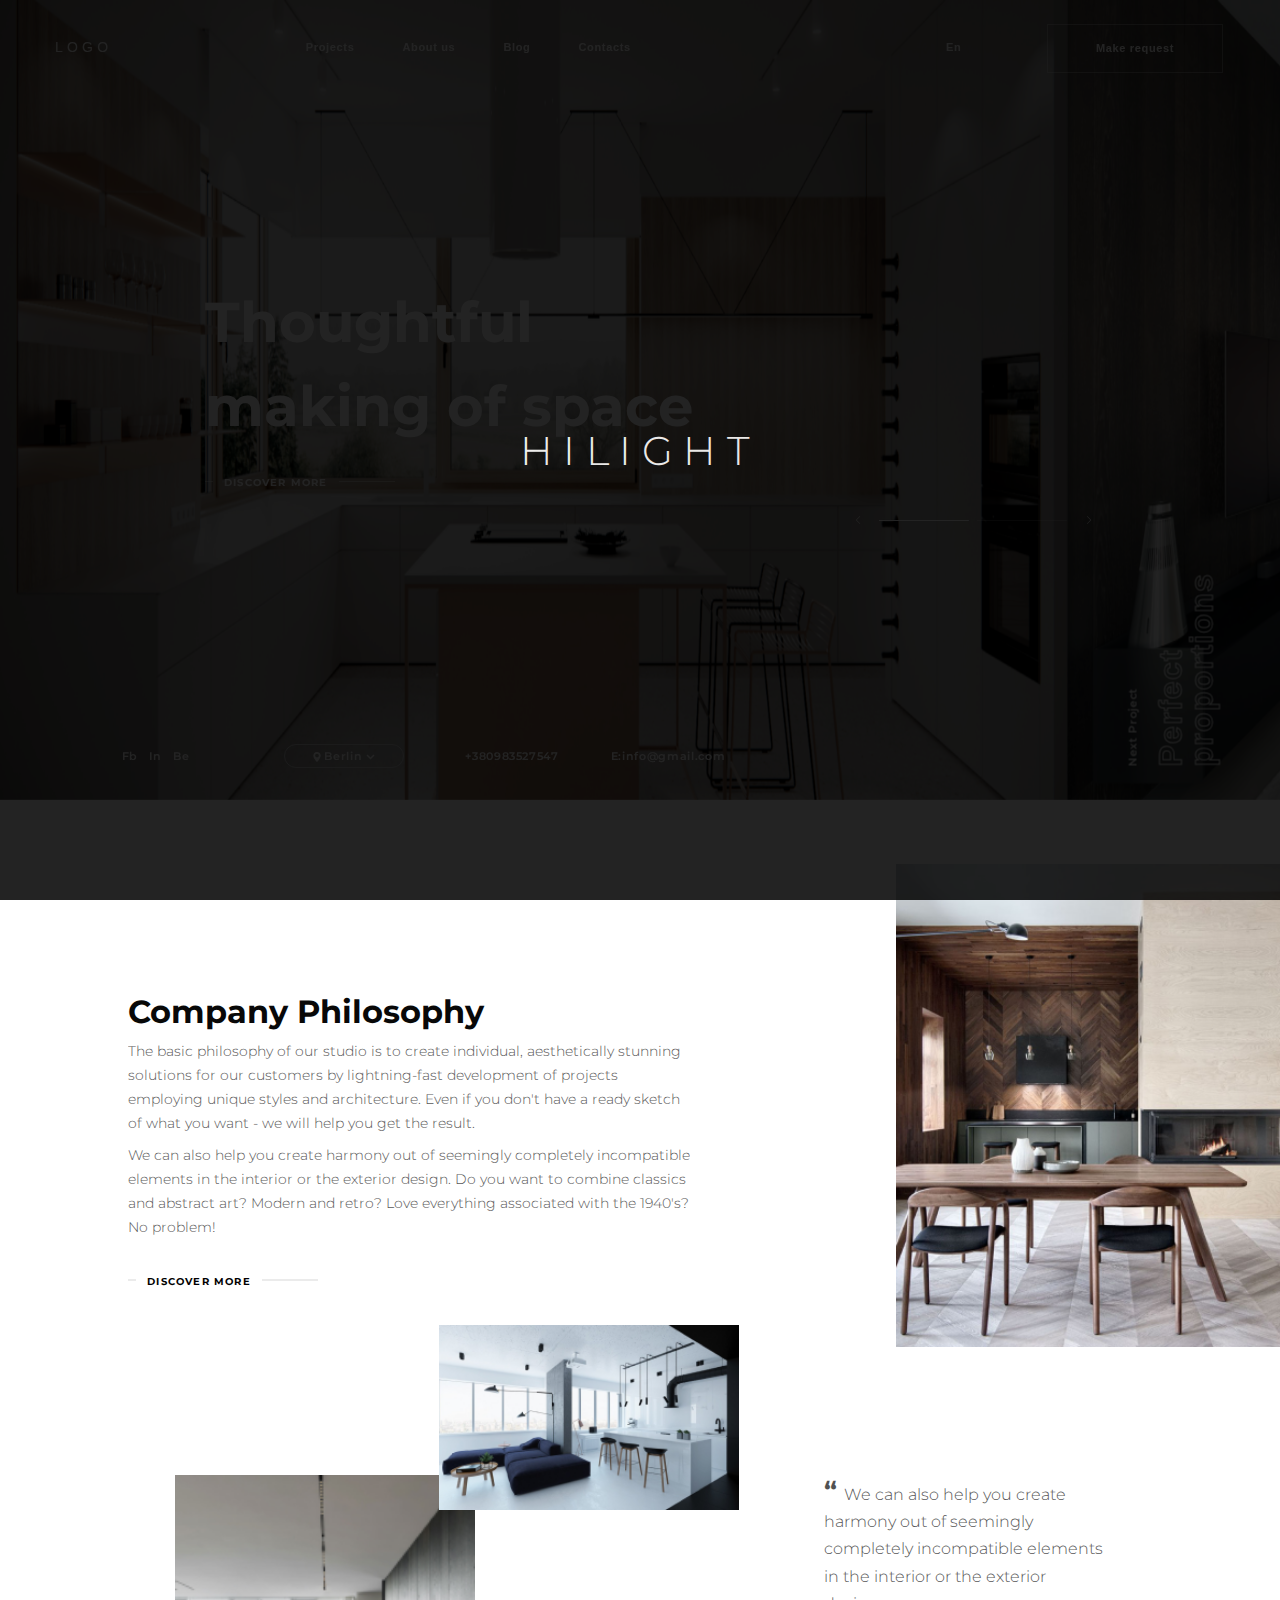
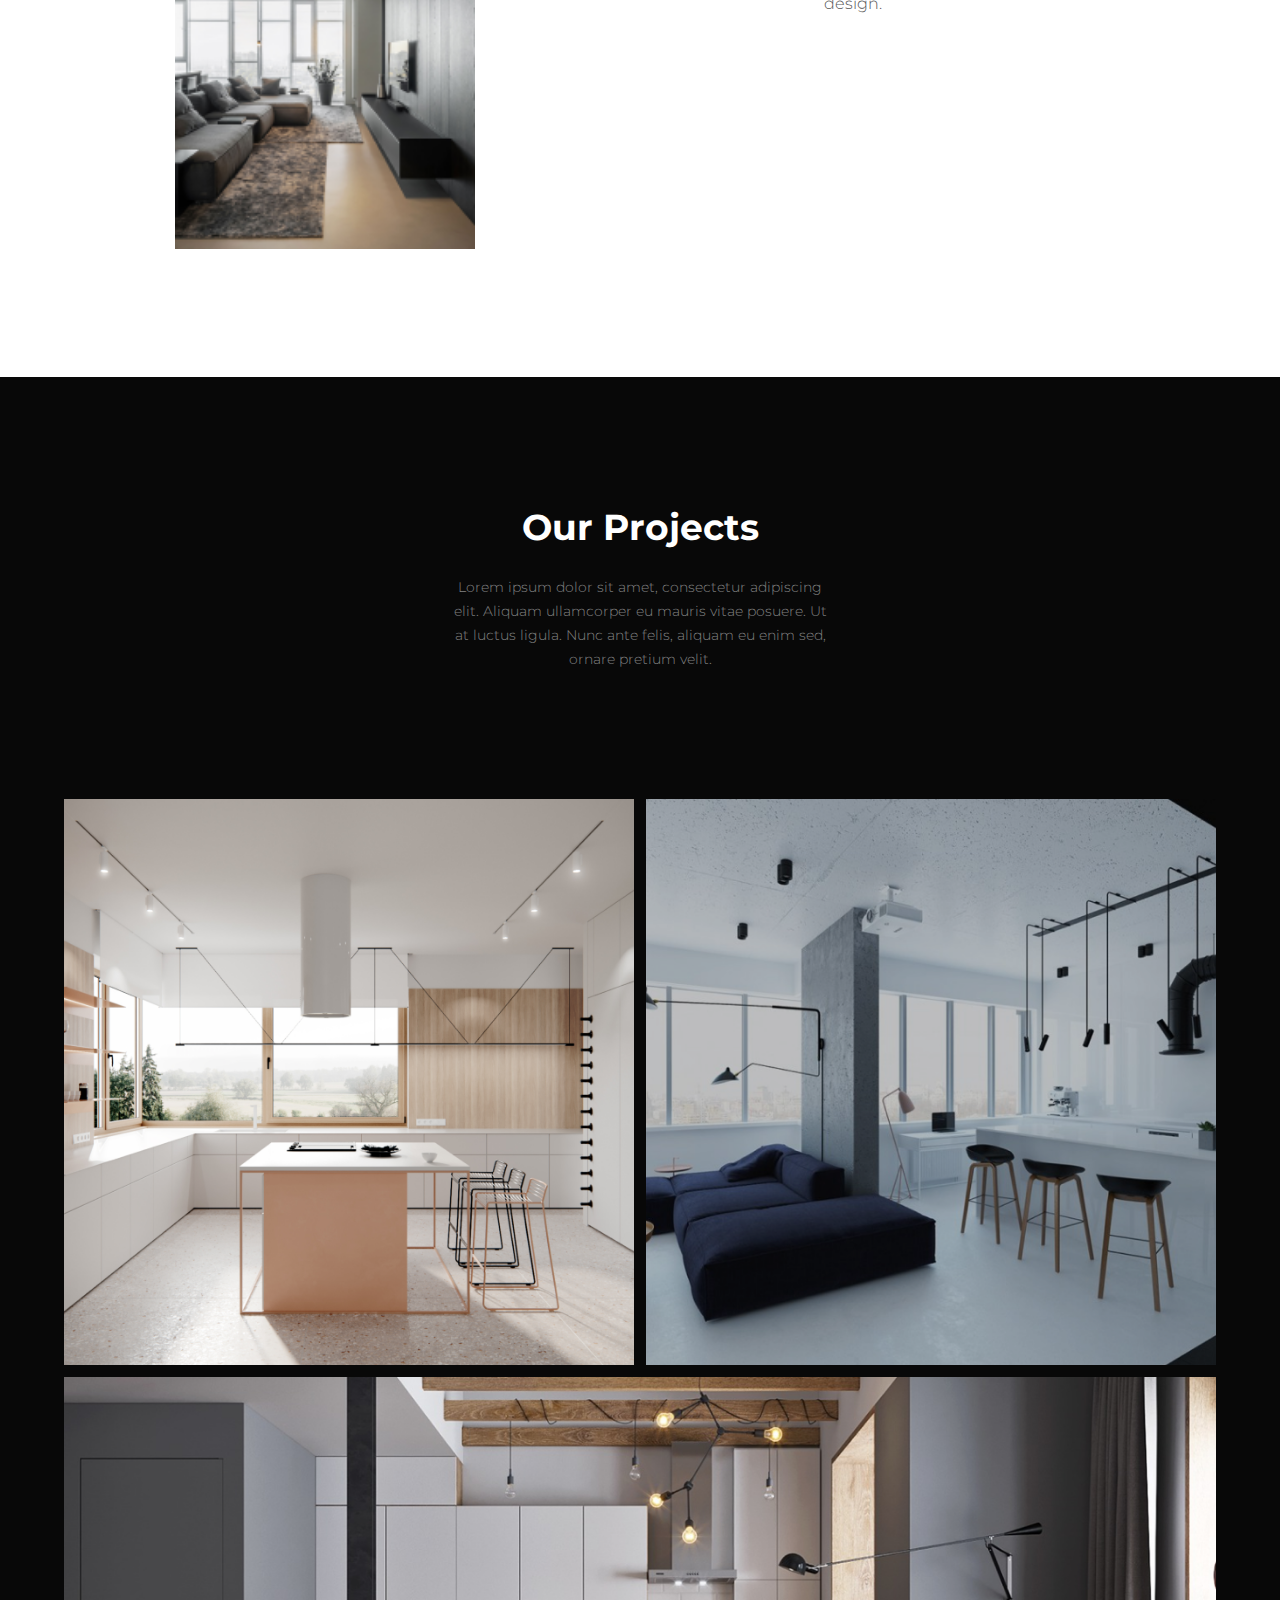
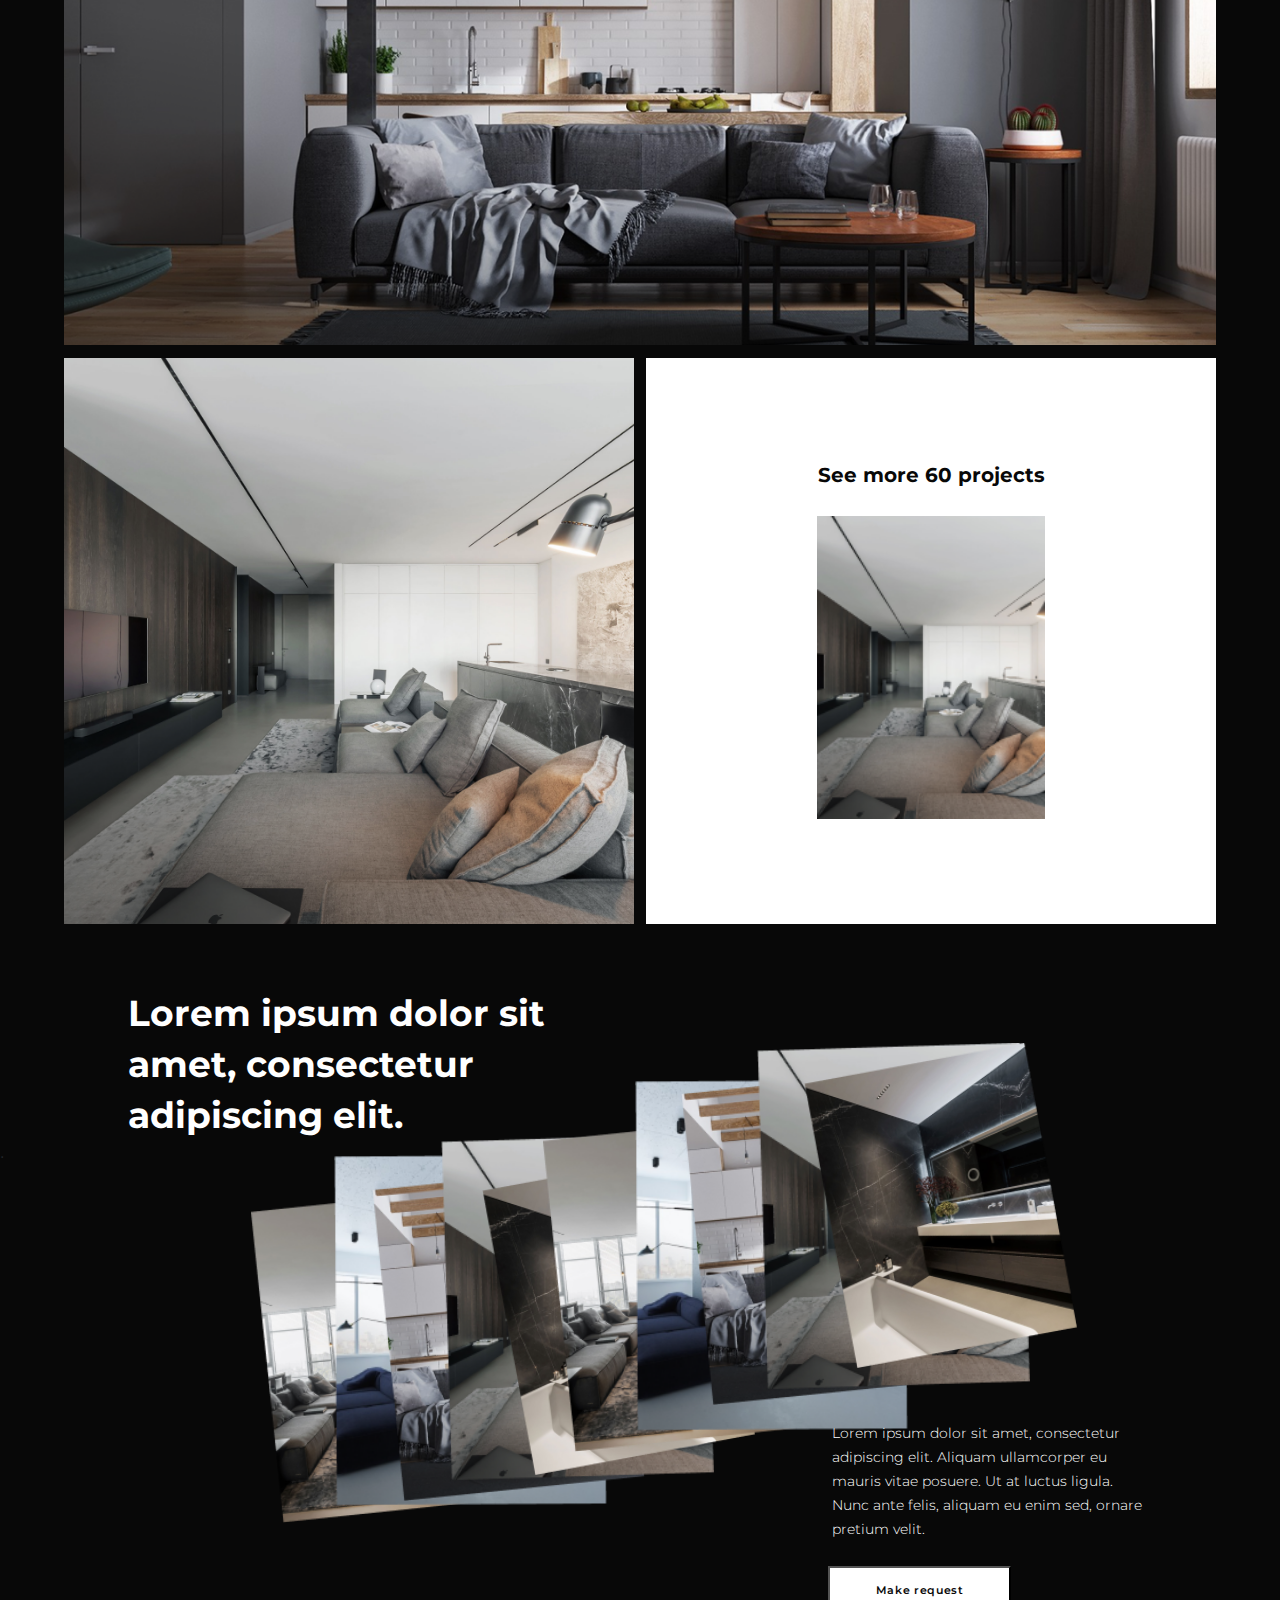
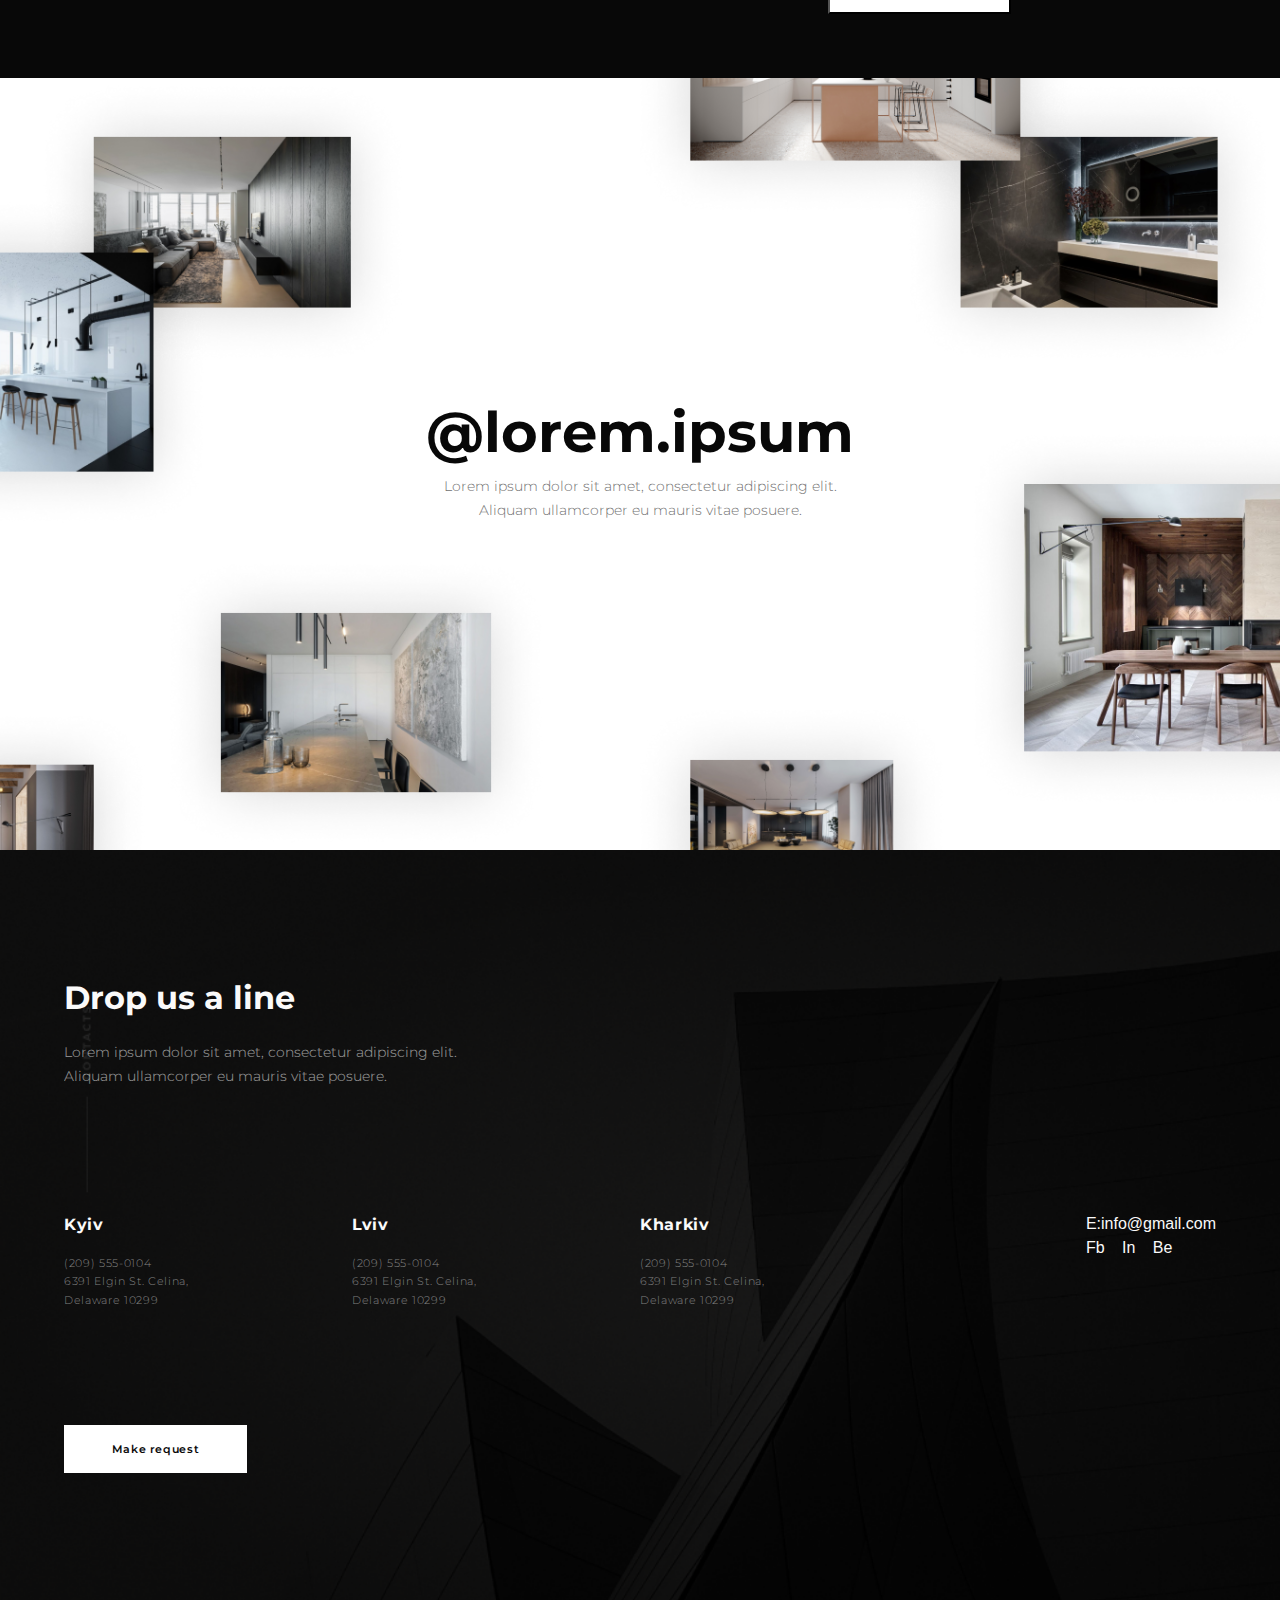
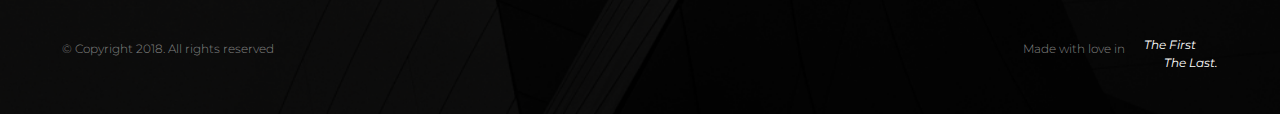
<file: index.html>
<!DOCTYPE html>
<html lang="en">

<head>
  <meta charset="UTF-8">
  <link rel="preconnect" href="https://fonts.googleapis.com">
  <link rel="preconnect" href="https://fonts.gstatic.com" crossorigin>
  <link href="https://fonts.googleapis.com/css2?family=Montserrat&display=swap" rel="stylesheet">

  <title>Design</title>
  <meta name="viewport"
    content="width=device-width, initial-scale=1, shrink-to-fit=no, minimum-scale=1, maximum-scale=1">
  <link rel="stylesheet" href="https://cdn.jsdelivr.net/npm/bootstrap@4.0.0/dist/css/bootstrap.min.css"
    integrity="sha384-Gn5384xqQ1aoWXA+058RXPxPg6fy4IWvTNh0E263XmFcJlSAwiGgFAW/dAiS6JXm" crossorigin="anonymous">

  <link rel="stylesheet" href="https://cdn.jsdelivr.net/npm/swiper/swiper-bundle.min.css" />
  <link rel="stylesheet" href="css/main.css">

</head>

<body>

  <div id="preloader">
    <div class="preloader"><span class="hi">HI</span>
      <div class="dws-progress-bar"></div><span class="light hi">LIGHT</span>
    </div>
  </div>
  <script src="https://ajax.googleapis.com/ajax/libs/jquery/3.5.1/jquery.min.js"></script>
  <script src="js/plugin.js"></script>
  <script src="js/preloader.js"></script>



  <header class="header">
  <div class="header__row">
      <div class="header__logo"><a href="index.html" class="header__logo_item">LOGO</a></div>
      <nav class="header__menu menu">
          <div class="menu__icon icon-menu">
              <span></span>
              <span></span>
              <div class="menu__icon_text">Menu</div>
          </div>
          <div class="menu__body">
              <ul class="menu__list">
                  <li><a href="index.html" class="menu__link menu__link_home">Home</a></li>
                  <li><a href="projects.html" class="menu__link">Projects</a></li>
                  <li><a href="about.html" class="menu__link">About us</a></li>
                  <li><a href="news.html" class="menu__link">Blog</a></li>
                  <li><a href="contact.html" class="menu__link">Contacts</a></li>
              </ul>
              <div id="header__info-for-menu" class="header__info">
                <div class="lang">
                  <a href="#">Fb</a>
                  <a href="#">In</a>
                  <a href="#">Be</a>
                </div>
                <div class="dropdown for-menu">
                  <button type="button" onclick="myFunction()" class="dropbtn"><img src="img/orie.png"> Berlin <img
                      src="img/rowbot.png"></button>
                  <div id="myDropdown" class="dropdown-content">
                    <a href="Kharkiv.html">Kharkiv</a>
                    <a href="Lviv.html">Lviv</a>
                    <a href="London.html">London</a>
                  </div>
                </div>
                <div class="header__contact">
                  <div class="header__contact1">
                    <a href="#">+380983527547</a>
                  </div>
                  <div class="header__contact2">
                    <a href="#">E:info@gmail.com</a>
                  </div>
                </div>
              </div>
          </div>
          
      </nav>
      <div class="header__lang"><a href="#" class="header__lang_item">En</a></div>
      
      <div class="header__button request"><button class="header__button_item popup-link request-but-menu">Make request</button></div>
  </div>
</header>
  <section class="info">
    <div class="swiper mySwiper">
      <div class="swiper-wrapper">
        <div class="swiper-slide"><img src="img/i1.png"></div>
        <div class="swiper-slide"><img src="img/i2.png"></div>
      </div>
      <div id="swiper-next" class="swiper-button-next"></div>
      <div id="swiper-prev" class="swiper-button-prev"></div>
      <div id="swiper-pag" class="swiper-pagination"></div>
    </div>
    <div class="header__text">
      <h1 class="header__tittle">
        <p>Thoughtful</p>
        making of space
      </h1>
      <h1 class="header__tittle2">
        <img src="img/discsm.png">
        <a href="news.html">Discover more</a>
        <img src="img/discbig.png">
      </h1>
    </div>
    <div class="header__info header__info-for-info">
      <div class="lang">
        <a href="#">Fb</a>
        <a href="#">In</a>
        <a href="#">Be</a>
      </div>
      <div class="dropdown">
        <button type="button" onclick="myFunction1()" class="dropbtn"><img src="img/orie.png"> Berlin <img
            src="img/rowbot.png"></button>
        <div id="myDropdown1" class="dropdown-content">
          <a href="Kharkiv.html">Kharkiv</a>
          <a href="Lviv.html">Lviv</a>
          <a href="London.html">London</a>
        </div>
      </div>
      <div class="header__contact">
        <div class="header__contact1">
          <a href="#">+380983527547</a>
        </div>
        <div class="header__contact2">
          <a href="#">E:info@gmail.com</a>
        </div>
      </div>
    </div>
    <div class="next_proj">
      <p class="next_tittle1">Next Project</p>
      <p class="next_tittle2">Perfect proportions</p>
    </div>
  </section>
  <section class="about">
    <div class="about__comp-title">
      <div class="about__comp-title1">
        <h1 class="about_tittle">
          Company Philosophy
        </h1>
        <h2 class="about_tittle1">
          The basic philosophy of our studio is to create individual, aesthetically stunning solutions for our customers
          by lightning-fast development of projects employing unique styles and architecture. Even if you don't have a
          ready sketch of what you want - we will help you get the result.
        </h2>
        <h2 class="about_tittle2">
          We can also help you create harmony out of seemingly completely incompatible elements in the interior or the
          exterior design. Do you want to combine classics and abstract art? Modern and retro? Love everything
          associated with the 1940's? No problem!
        </h2>
        <h1 class="header__tittle2 header__tittle2-black">
          <img src="img/discsmblack.png">
          <a href="about.html">Discover more</a>
          <img src="img/discbigblack.png">
        </h1>
      </div>
      <img class="about__img1" src="img/compimg1.png">
    </div>
    <div class="about__comp-title2">
      <div class="about__img-cont">
        <img class="about__img2" src="img/compimg2.png">
        <img class="about__img3" src="img/compimg3.png">
      </div>
      <h1 class="about__comp-title2-text">
        <span> “ </span>We can also help you create harmony out of seemingly completely incompatible elements in the
        interior or the
        exterior design.
      </h1>
    </div>
  </section>
  <section class="projects">
    <div class="projects__tittle">
      <h1 class="projects__tittle1">
        Our Projects
      </h1>
      <h2 class="projects__tittle2">
        Lorem ipsum dolor sit amet, consectetur adipiscing elit. Aliquam ullamcorper eu mauris vitae posuere. Ut at
        luctus ligula. Nunc ante felis, aliquam eu enim sed, ornare pretium velit.
      </h2>
    </div>
    <div class="projects__img-cont">
      <div class="projects__img-cont1">
        <a class="projects__ref" href="one-project.html">
          <span class="projects_hover">
            <span class="projects_hover1">
              <span>Lodz</span>
              <span>16.10.2018</span>
              <span>80 sq.m</span>
            </span>
            <span class="projects_hover2 projects_hover2-spec">
              Eyewear store interior
            </span>
            <span class="projects_hover2">
              <span class="header__tittle2">
                <span>― Discover more ―――――――</span>
              </span>
            </span>
          </span>
        </a>
        <a class="projects__ref projects__ref2" href="one-project.html">
          <span class="projects_hover">
            <span class="projects_hover1">
              <span>Lodz</span>
              <span>16.10.2018</span>
              <span>80 sq.m</span>
            </span>
            <span class="projects_hover2 projects_hover2-spec">
              Minimalist style home
            </span>
            <span class="projects_hover2">
              <span class="header__tittle2">
                <span>― Discover more ―――――――</span>
              </span>
            </span>
          </span>
        </a>
      </div>
      <div class="projects__img-cont1 projects__img-cont3">
        <a class="projects__ref projects__ref3" href="one-project.html">
          <span class="projects_hover projects_hover-spec">
            <span class="projects_hover1">
              <span>Lodz</span>
              <span>16.10.2018</span>
              <span>80 sq.m</span>
            </span>
            <span class="projects_hover2 projects_hover2-spec">
              Residence by the lighthouse
            </span>
            <span class="projects_hover2">
              <span class="header__tittle2">
                <span>― Discover more</span>
              </span>
            </span>
          </span>
        </a>
      </div>
      <div class="projects__img-cont1">
        <a class="projects__ref projects__ref4" href="one-project.html">
          <span class="projects_hover">
            <span class="projects_hover1">
              <span>Lodz</span>
              <span>16.10.2018</span>
              <span>80 sq.m</span>
            </span>
            <span class="projects_hover2 projects_hover2-spec">
              Eyewear store interior
            </span>
            <span class="projects_hover2">
              <span class="header__tittle2">
                <span>― Discover more ―――――――</span>
              </span>
            </span>
          </span>
        </a>
        <a class="projects__ref5" href="projects.html">
          <span>See more 60 projects</span>
          <img src="img/proj5alt.png" alt="">
        </a>
      </div>
    </div>
    <div class="projects__info">
      <h1 class="projects__info1">
        Lorem ipsum dolor sit amet, consectetur adipiscing elit.
      </h1>.
      <div class="projects__img">
        <img class="img1" src="img/col1.png" alt="">
        <img class="img2" src="img/col2.png" alt="">
        <img class="img3" src="img/col3.png" alt="">
        <img class="img4" src="img/col4.png" alt="">
        <img class="img5" src="img/col5.png" alt="">
        <img class="img6" src="img/col1.png" alt="">
        <img class="img7" src="img/col2.png" alt="">
        <img class="img8" src="img/col3.png" alt="">
        <img class="img9" src="img/col4.png" alt="">
        <img class="img10" src="img/col5.png" alt="">
      </div>
      <h2 class="projects__info2">
        Lorem ipsum dolor sit amet, consectetur adipiscing elit. Aliquam ullamcorper eu mauris vitae posuere. Ut at
        luctus ligula. Nunc ante felis, aliquam eu enim sed, ornare pretium velit.
      </h2>
      <button class="request-but request">Make request</button>
    </div>
  </section>
  <section class="pelle">
    <div class="pelle-cont">
      <h1>
        @lorem.ipsum
      </h1>
      <h2>
        <p>Lorem ipsum dolor sit amet, consectetur adipiscing elit.</p>
        <p>Aliquam ullamcorper eu mauris vitae posuere.</p>
      </h2>
    </div>
  </section>
  <section class="contact">
    <div class="contact__cont">
      <h1>Drop us a line</h1>
      <h2>
        <p>Lorem ipsum dolor sit amet, consectetur adipiscing elit.</p>
        <p>Aliquam ullamcorper eu mauris vitae posuere. </p>
      </h2>
      <div class="contact__cont1">
        <div class="contact__ul-cont">
          <ul>
            <li class="spec-li">Kyiv</li>
            <li>(209) 555-0104</li>
            <li>6391 Elgin St. Celina,</li>
            <li>Delaware 10299</li>
          </ul>
        </div>
        <div class="contact__ul-cont">
          <ul>
            <li class="spec-li">Lviv</li>
            <li>(209) 555-0104</li>
            <li>6391 Elgin St. Celina,</li>
            <li>Delaware 10299</li>
          </ul>
        </div>
        <div class="contact__ul-cont">
          <ul>
            <li class="spec-li">Kharkiv</li>
            <li>(209) 555-0104</li>
            <li>6391 Elgin St. Celina,</li>
            <li>Delaware 10299</li>
          </ul>
        </div>
        <div class="contact__ref">
          <div class="contact__ref1">
            <a href="#">E:info@gmail.com</a>
          </div>
          <div class="contact__ref2">
            <a href="#">Fb</a>
            <a href="#">In</a>
            <a href="#">Be</a>
          </div>
        </div>
      </div>
      <button class="request-but2 request">Make request</button>
    </div>
    <section class="footer">
    <h1 class="footer__coop">© Copyright 2018. All rights reserved</h1>
    <h1 class="footer__made">Made with love in</h1>
    <div class="footer__logo-cont">
        <h2 class="footer__1st">The First</h2>
        <h2 class="footer__2nd">The Last.</h2>

    </div>

</section>
  </section>
  <div class="modal">
  <div class="modal__content">

    <div class="modal__make-cont1 modal__make-cont">
      <button class="modal__close-button"><img src="./img/close.svg" width="12" alt=""></button>
      <h1>Make request</h1>
      <div class="modal__make1">
        <input type="name" placeholder="Name">
        <input type="phone" placeholder="Phone">
        <input type="email" placeholder="Email">
      </div>
      <div class="modal__make2">
        <input type="last-name" placeholder="Last name">
        <input type="city" placeholder="Your city">
        <div class="select">
          <input class="select__input" type="hidden" name="">
          <div class="select__head">Property type</div>
          <ul class="select__list" style="display: none;">
            <li class="select__item">House</li>
            <li class="select__item">Apartments</li>
            <li class="select__item">Commerce</li>
            <li class="select__item">Architecture</li>
          </ul>
        </div>
      </div>
      <input id="comment" type="comment" class="comment" placeholder="Your comment">
    </div>
    <div class="modal__make-cont2">
      <h3>Area (m2)</h3>
      <div class="radio-cont">
        <div class="radio-cont1">
          <div class="r-c">
            <label for="area1">to 50</label>
            <input type="radio" id="area1" name="area">
          </div>
          <div class="r-c">
            <label for="area2">50-150</label>
            <input type="radio" id="area2" name="area" checked>
          </div>
          <div class="r-c">
            <label for="area3">150-250</label>
            <input type="radio" id="area3" name="area">
          </div>
          <div class="r-c">
            <label for="area4">250-400</label>
            <input type="radio" id="area4" name="area">
          </div>
        </div>
        <div class="radio-cont2">
          <div class="r-c">
            <label for="area5">400-600</label>
            <input type="radio" id="area5" name="area">
          </div>
          <div class="r-c">
            <label for="area6">600-800</label>
            <input type="radio" id="area6" name="area">
          </div>
          <div class="r-c">
            <label for="area7">800-1000</label>
            <input type="radio" id="area7" name="area">
          </div>
          <div class="r-c">
            <label for="area8">1000+</label>
            <input type="radio" id="area8" name="area">
          </div>
        </div>
      </div>
      <div>
      </div>
      <div class="send-req">
        <div class="down-file__cont">
          <label for="myfile" class="label"><img class="forlabel" src="img/downimg.png"></label>
          <input type="file" class="my" id="myfile" name="myfile" multiple>
          <div class="send-tittle">
            <h3>Attach your file</h3>
            <h4>File size not more than 10 MB</h4>
          </div>
        </div>
        <button class="request-but-style confirm">Send Request</button>
      </div>
      <span class="modal__foot">
        It is a long established fact that a reader will be distracted by the readable content of a page when looking
        at its layout. The point of using Lorem Ipsum is that it has a more-or-less normal distribution of letters, as
        opposed to using 'Content here, content here', making it look like readable English.
      </span>
    </div>

  </div>
</div>

<div class="modal2">
  <div class="modal__content modal__content2">
    <button class="modal__close-button"><img src="./img/close.svg" width="12" alt=""></button>
    <h1>Thank you for your message!</h1>
    <h2>Lorem ipsum dolor sit amet, consectetur adipiscing elit. Aliquam ullamcorper eu mauris vitae posuere. Ut at
      luctus ligula. Nunc ante felis, aliquam eu enim sed, ornare pretium velit.</h2>
    <button class="request-but-style back-to-request">Send again</button>
  </div>
</div>

</body>
<script src="https://cdn.jsdelivr.net/npm/swiper/swiper-bundle.min.js"></script>
<script src="js/swiper-on-main.js"></script>
<script src="js/script.js"></script>

</html>
</file>
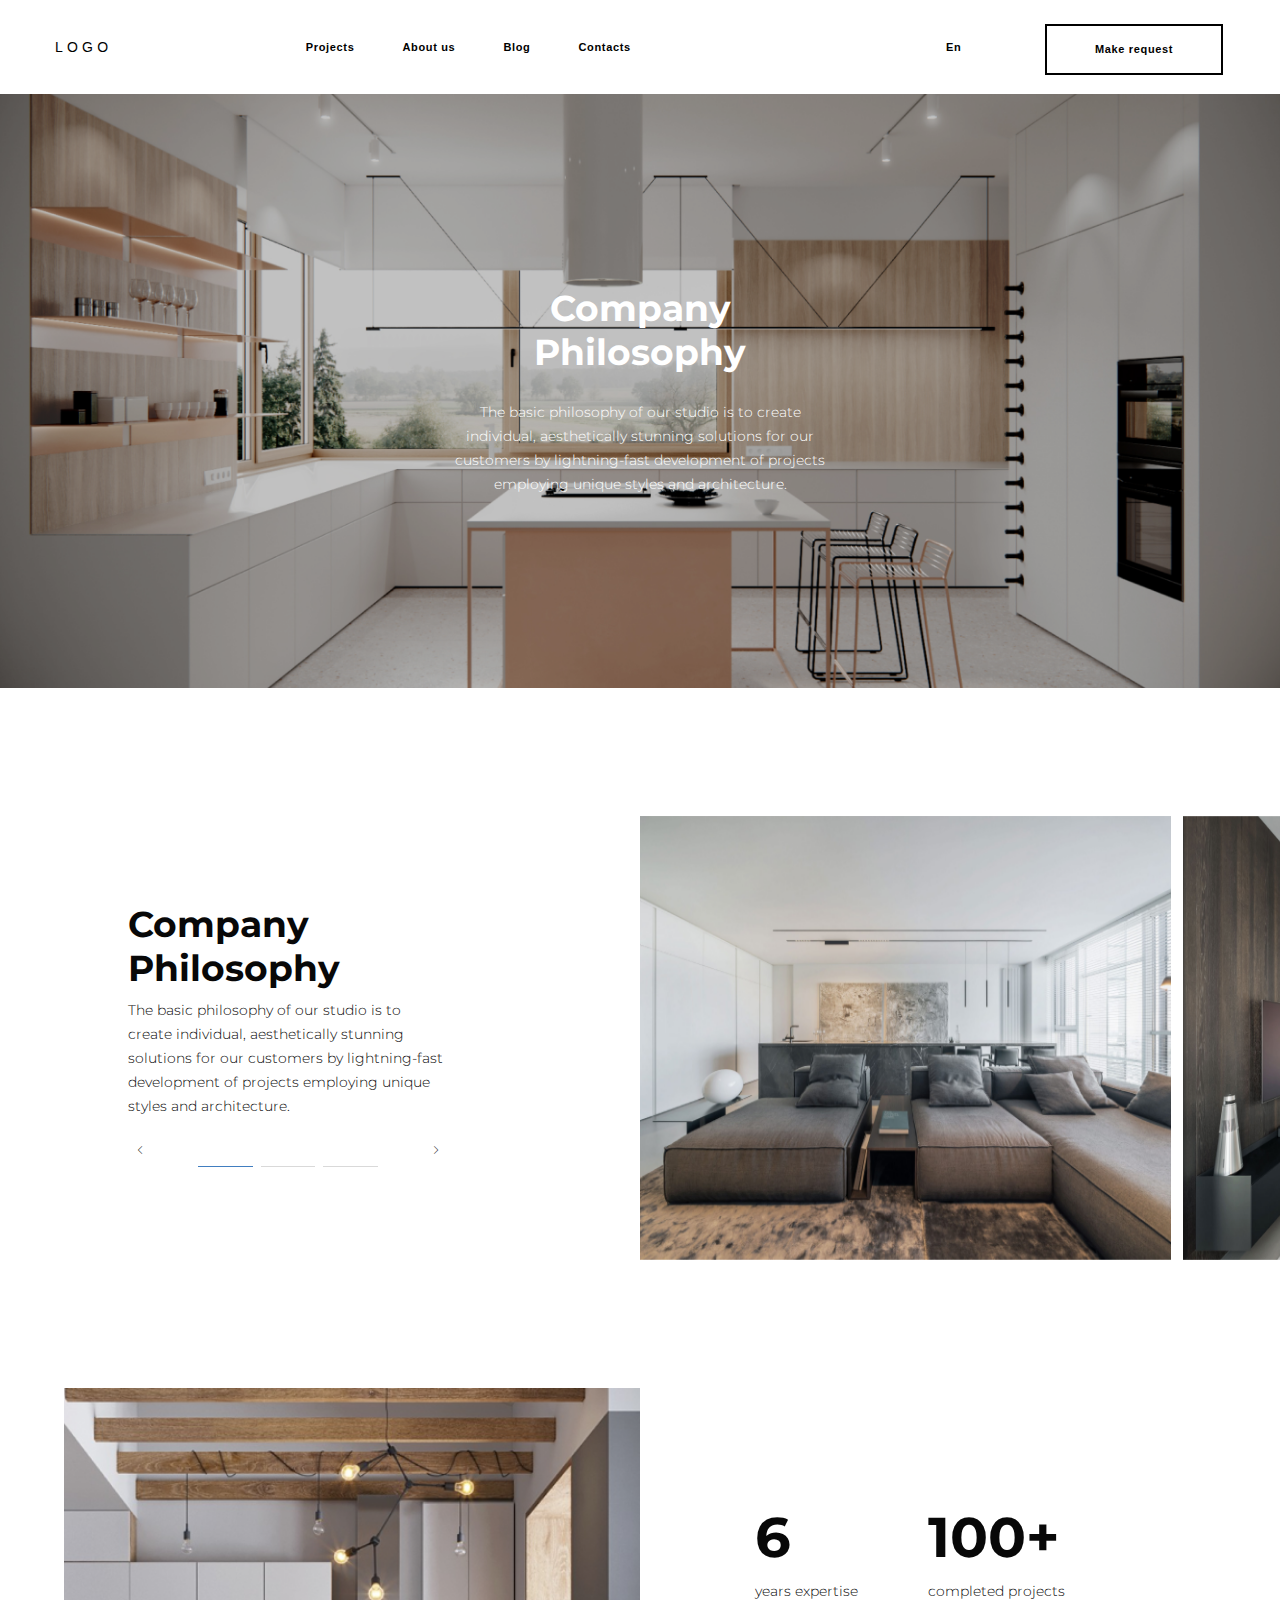
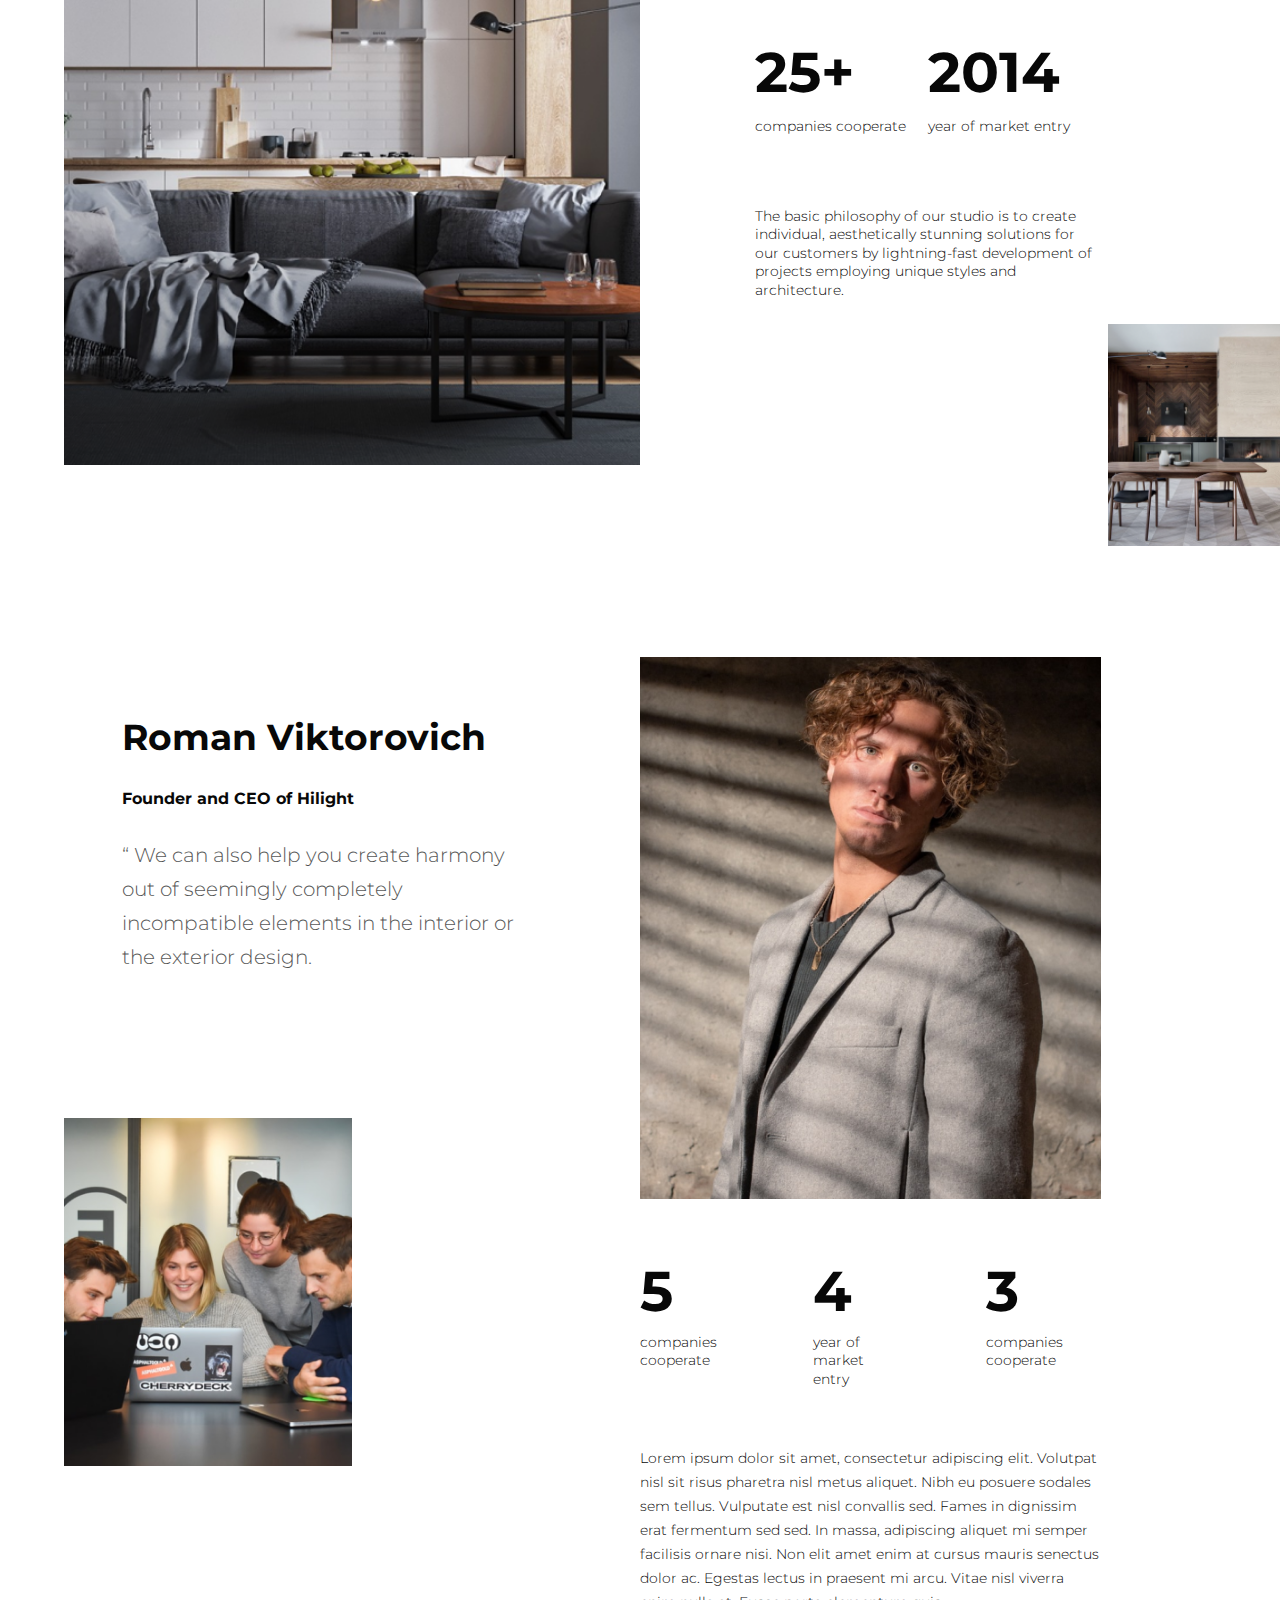
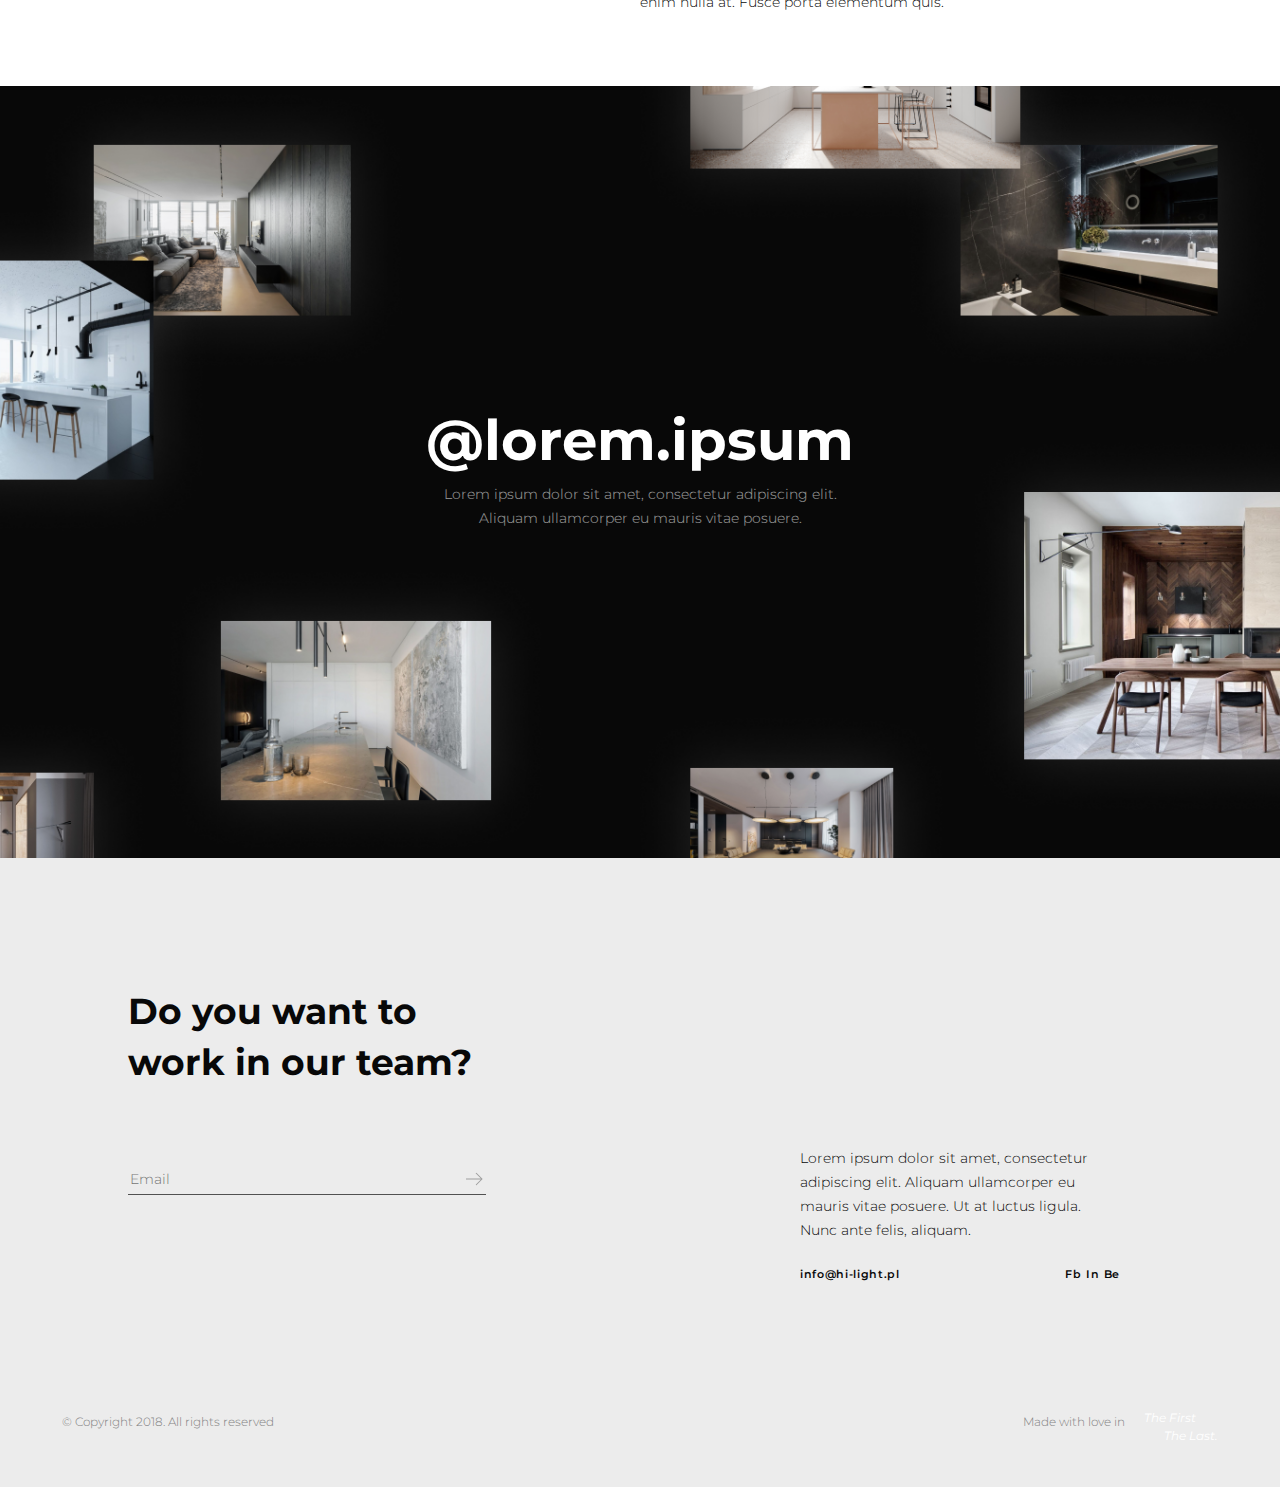
<file: about.html>
<!DOCTYPE html>
<html lang="en">

<head>
  <meta charset="UTF-8">
  <link rel="preconnect" href="https://fonts.googleapis.com">
  <link rel="preconnect" href="https://fonts.gstatic.com" crossorigin>
  <link href="https://fonts.googleapis.com/css2?family=Montserrat&display=swap" rel="stylesheet">

  <title>About</title>
  <meta name="viewport"
    content="width=device-width, initial-scale=1, shrink-to-fit=no, minimum-scale=1, maximum-scale=1">
  <link rel="stylesheet" href="https://cdn.jsdelivr.net/npm/bootstrap@4.0.0/dist/css/bootstrap.min.css"
    integrity="sha384-Gn5384xqQ1aoWXA+058RXPxPg6fy4IWvTNh0E263XmFcJlSAwiGgFAW/dAiS6JXm" crossorigin="anonymous">

  <link rel="stylesheet" href="https://cdn.jsdelivr.net/npm/swiper/swiper-bundle.min.css" />
  <link rel="stylesheet" href="css/about.css">

</head>

<body>
  <header class="header">
  <div class="header__row">
      <div class="header__logo"><a href="index.html" class="header__logo_item">LOGO</a></div>
      <nav class="header__menu menu">
          <div class="menu__icon icon-menu">
              <span></span>
              <span></span>
              <div class="menu__icon_text">Menu</div>
          </div>
          <div class="menu__body">
              <ul class="menu__list">
                  <li><a href="index.html" class="menu__link menu__link_home">Home</a></li>
                  <li><a href="projects.html" class="menu__link">Projects</a></li>
                  <li><a href="about.html" class="menu__link">About us</a></li>
                  <li><a href="news.html" class="menu__link">Blog</a></li>
                  <li><a href="contact.html" class="menu__link">Contacts</a></li>
              </ul>
              <div id="header__info-for-menu" class="header__info">
                <div class="lang">
                  <a href="#">Fb</a>
                  <a href="#">In</a>
                  <a href="#">Be</a>
                </div>
                <div class="dropdown for-menu">
                  <button type="button" onclick="myFunction()" class="dropbtn"><img src="img/orie.png"> Berlin <img
                      src="img/rowbot.png"></button>
                  <div id="myDropdown" class="dropdown-content">
                    <a href="Kharkiv.html">Kharkiv</a>
                    <a href="Lviv.html">Lviv</a>
                    <a href="London.html">London</a>
                  </div>
                </div>
                <div class="header__contact">
                  <div class="header__contact1">
                    <a href="#">+380983527547</a>
                  </div>
                  <div class="header__contact2">
                    <a href="#">E:info@gmail.com</a>
                  </div>
                </div>
              </div>
          </div>
          
      </nav>
      <div class="header__lang"><a href="#" class="header__lang_item">En</a></div>
      
      <div class="header__button request"><button class="header__button_item popup-link request-but-menu">Make request</button></div>
  </div>
</header>
  <section class="about-header">
    <h1>Company Philosophy </h1>
    <h2>The basic philosophy of our studio is to create individual, aesthetically stunning solutions for our customers
      by lightning-fast development of projects employing unique styles and architecture.
    </h2>
  </section>
  <section class="about-main">
    <div class="about-main__slider">
      <div class="about-main__slider-cont">
        <h1>Company Philosophy </h1>
        <h2>The basic philosophy of our studio is to create individual, aesthetically stunning solutions for our
          customers
          by lightning-fast development of projects employing unique styles and architecture.
        </h2>
        <div class="about-main__slider-row-cont">
          <div id="swiper-prev" class="swiper-button-prev"></div>
          <div id="swiper-pag" class="swiper-pagination"></div>
          <div id="swiper-next" class="swiper-button-next"></div>
        </div>
      </div>
      <div class="swiper mySwiper3">
        <div class="swiper-wrapper">
          <div class="swiper-slide"><img src="img/slabout1.png"></div>
          <div class="swiper-slide"><img src="img/i2.png"></div>
          <div class="swiper-slide"><img src="img/news2.png"></div>
        </div>

      </div>

    </div>
    <div class="about-main__stat">
      <img class="about-main__stat-img" src="img/aboutstat.png" alt="">
      <div class="about-main__stat-text">
        <div>
          <h1>6</h1>
          <span>
            years
            expertise
          </span>
        </div>
        <div>
          <h1>100+</h1>
          <span>
            completed
            projects
          </span>
        </div>
        <div>
          <h1>25+</h1>
          <span>
            companies
            cooperate
          </span>
        </div>
        <div>
          <h1>2014</h1>
          <span>
            year of
            market entry
          </span>
        </div>
        <p>
          The basic philosophy of our studio is to create individual, aesthetically stunning solutions for our customers
          by lightning-fast development of projects employing unique styles and architecture.
        </p>
      </div>
      <img class="bgelem" src="img/aboutbgelem1.png" alt="">
    </div>
  </section>
  <section class="about-seo">
    <div class="about-seo__tittle">
      <h1>Roman Viktorovich</h1>
      <h2>Founder and CEO of Hilight</h2>
      <p>“ We can also help you create harmony out of seemingly completely incompatible elements in the interior or the
        exterior design.
      </p>
      <img class="ceo-bg" src="img/ceobgimg.png" alt="">
    </div>
    <div class="about-seo__info">
      <img class="ceo" src="img/roman.png" alt="">
      <div>
        <h1>5</h1>
        <span>
          companies
          cooperate
        </span>
      </div>
      <div>
        <h1>4</h1>
        <span>
          year of
          market entry
        </span>
      </div>
      <div>
        <h1>3</h1>
        <span>
          companies
          cooperate
        </span>
      </div>
      <h2>
        Lorem ipsum dolor sit amet, consectetur adipiscing elit. Volutpat nisl sit risus pharetra nisl metus aliquet.
        Nibh eu posuere sodales sem tellus. Vulputate est nisl convallis sed. Fames in dignissim erat fermentum sed sed.
        In massa, adipiscing aliquet mi semper facilisis ornare nisi. Non elit amet enim at cursus mauris senectus dolor
        ac. Egestas lectus in praesent mi arcu. Vitae nisl viverra enim nulla at. Fusce porta elementum quis.
      </h2>
    </div>
  </section>
  <section class="pelle">
    <div class="pelle-cont">
      <h1>
        @lorem.ipsum
      </h1>
      <h2>
        <p>Lorem ipsum dolor sit amet, consectetur adipiscing elit.</p>
        <p>Aliquam ullamcorper eu mauris vitae posuere.</p>
      </h2>
    </div>
  </section>
  <section class="job-offer">
    <div class="job-offer__cont1">
      <h1>
        Do you want to work in our team?
      </h1>
      <input type="email" placeholder="Email">
    </div>
    <div class="job-offer__cont2">
      <h2>Lorem ipsum dolor sit amet, consectetur adipiscing elit. Aliquam ullamcorper eu mauris vitae posuere. Ut at
        luctus ligula. Nunc ante felis, aliquam.</h2>
      <div>
        <a href="#">info@hi-light.pl</a>
        <span>
        <a href="#">Fb</a>
        <a href="#">In</a>
        <a href="#">Be</a>
      </span>
      </div>
    </div>
    <section class="footer">
    <h1 class="footer__coop">© Copyright 2018. All rights reserved</h1>
    <h1 class="footer__made">Made with love in</h1>
    <div class="footer__logo-cont">
        <h2 class="footer__1st">The First</h2>
        <h2 class="footer__2nd">The Last.</h2>

    </div>

</section>
  </section>







  <div class="modal">
  <div class="modal__content">

    <div class="modal__make-cont1 modal__make-cont">
      <button class="modal__close-button"><img src="./img/close.svg" width="12" alt=""></button>
      <h1>Make request</h1>
      <div class="modal__make1">
        <input type="name" placeholder="Name">
        <input type="phone" placeholder="Phone">
        <input type="email" placeholder="Email">
      </div>
      <div class="modal__make2">
        <input type="last-name" placeholder="Last name">
        <input type="city" placeholder="Your city">
        <div class="select">
          <input class="select__input" type="hidden" name="">
          <div class="select__head">Property type</div>
          <ul class="select__list" style="display: none;">
            <li class="select__item">House</li>
            <li class="select__item">Apartments</li>
            <li class="select__item">Commerce</li>
            <li class="select__item">Architecture</li>
          </ul>
        </div>
      </div>
      <input id="comment" type="comment" class="comment" placeholder="Your comment">
    </div>
    <div class="modal__make-cont2">
      <h3>Area (m2)</h3>
      <div class="radio-cont">
        <div class="radio-cont1">
          <div class="r-c">
            <label for="area1">to 50</label>
            <input type="radio" id="area1" name="area">
          </div>
          <div class="r-c">
            <label for="area2">50-150</label>
            <input type="radio" id="area2" name="area" checked>
          </div>
          <div class="r-c">
            <label for="area3">150-250</label>
            <input type="radio" id="area3" name="area">
          </div>
          <div class="r-c">
            <label for="area4">250-400</label>
            <input type="radio" id="area4" name="area">
          </div>
        </div>
        <div class="radio-cont2">
          <div class="r-c">
            <label for="area5">400-600</label>
            <input type="radio" id="area5" name="area">
          </div>
          <div class="r-c">
            <label for="area6">600-800</label>
            <input type="radio" id="area6" name="area">
          </div>
          <div class="r-c">
            <label for="area7">800-1000</label>
            <input type="radio" id="area7" name="area">
          </div>
          <div class="r-c">
            <label for="area8">1000+</label>
            <input type="radio" id="area8" name="area">
          </div>
        </div>
      </div>
      <div>
      </div>
      <div class="send-req">
        <div class="down-file__cont">
          <label for="myfile" class="label"><img class="forlabel" src="img/downimg.png"></label>
          <input type="file" class="my" id="myfile" name="myfile" multiple>
          <div class="send-tittle">
            <h3>Attach your file</h3>
            <h4>File size not more than 10 MB</h4>
          </div>
        </div>
        <button class="request-but-style confirm">Send Request</button>
      </div>
      <span class="modal__foot">
        It is a long established fact that a reader will be distracted by the readable content of a page when looking
        at its layout. The point of using Lorem Ipsum is that it has a more-or-less normal distribution of letters, as
        opposed to using 'Content here, content here', making it look like readable English.
      </span>
    </div>

  </div>
</div>

<div class="modal2">
  <div class="modal__content modal__content2">
    <button class="modal__close-button"><img src="./img/close.svg" width="12" alt=""></button>
    <h1>Thank you for your message!</h1>
    <h2>Lorem ipsum dolor sit amet, consectetur adipiscing elit. Aliquam ullamcorper eu mauris vitae posuere. Ut at
      luctus ligula. Nunc ante felis, aliquam eu enim sed, ornare pretium velit.</h2>
    <button class="request-but-style back-to-request">Send again</button>
  </div>
</div>

</body>
<script src="https://ajax.googleapis.com/ajax/libs/jquery/3.5.1/jquery.min.js"></script>
<script src="https://cdn.jsdelivr.net/npm/swiper/swiper-bundle.min.js"></script>
<script src="js/swiper-on-about.js"></script>
<script src="js/script.js"></script>

</html>
</file>
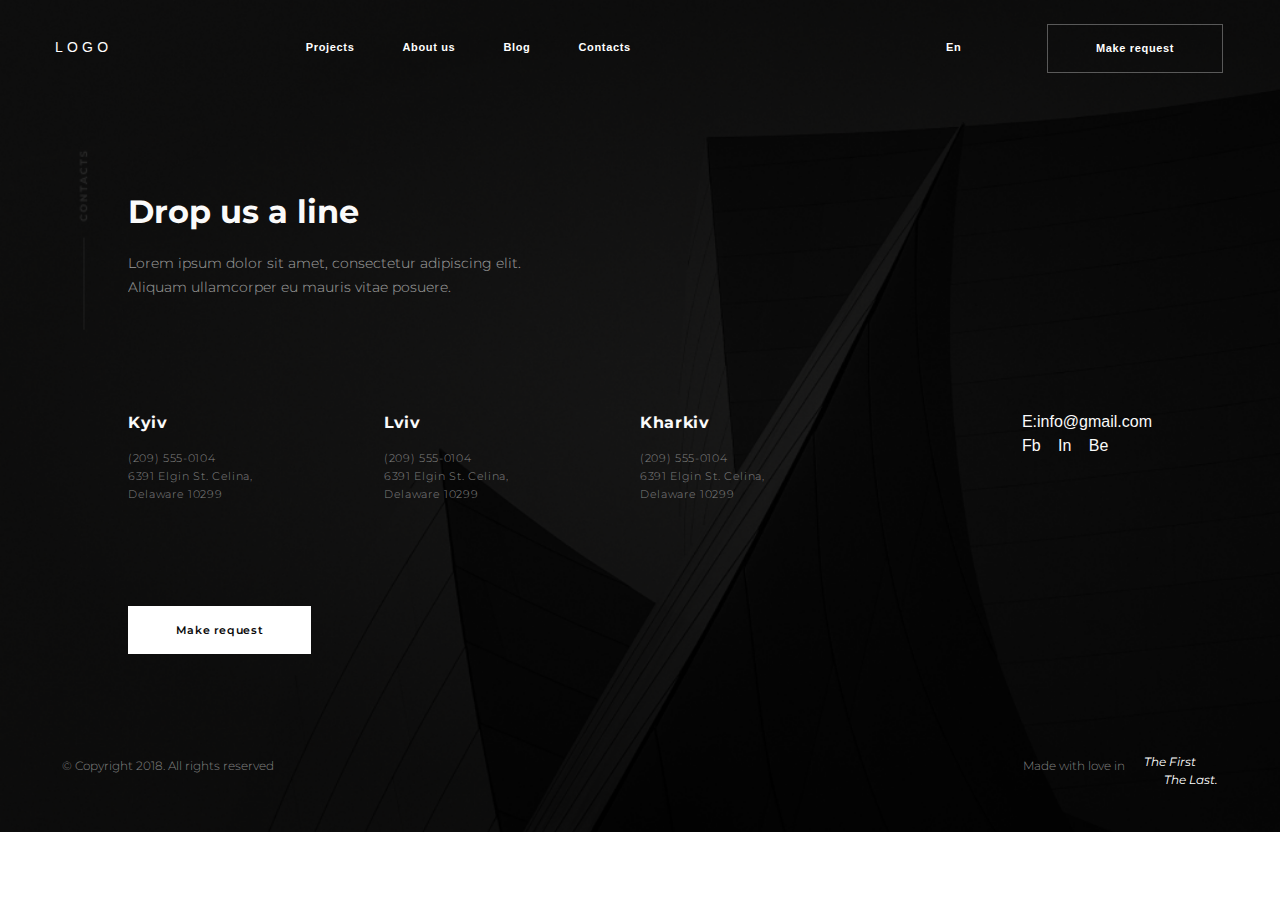
<file: contact.html>
<!DOCTYPE html>
<html lang="en">

<head>
  <meta charset="UTF-8">
  <link rel="preconnect" href="https://fonts.googleapis.com">
  <link rel="preconnect" href="https://fonts.gstatic.com" crossorigin>
  <link href="https://fonts.googleapis.com/css2?family=Montserrat&display=swap" rel="stylesheet">

  <title>Contact</title>
  <meta name="viewport"
    content="width=device-width, initial-scale=1, shrink-to-fit=no, minimum-scale=1, maximum-scale=1">
  <link rel="stylesheet" href="https://cdn.jsdelivr.net/npm/bootstrap@4.0.0/dist/css/bootstrap.min.css"
    integrity="sha384-Gn5384xqQ1aoWXA+058RXPxPg6fy4IWvTNh0E263XmFcJlSAwiGgFAW/dAiS6JXm" crossorigin="anonymous">

  <link rel="stylesheet" href="https://cdn.jsdelivr.net/npm/swiper/swiper-bundle.min.css" />
  <link rel="stylesheet" href="css/contact.css">

</head>

<body>
  <section class="contact">
    <header class="header">
  <div class="header__row">
      <div class="header__logo"><a href="index.html" class="header__logo_item">LOGO</a></div>
      <nav class="header__menu menu">
          <div class="menu__icon icon-menu">
              <span></span>
              <span></span>
              <div class="menu__icon_text">Menu</div>
          </div>
          <div class="menu__body">
              <ul class="menu__list">
                  <li><a href="index.html" class="menu__link menu__link_home">Home</a></li>
                  <li><a href="projects.html" class="menu__link">Projects</a></li>
                  <li><a href="about.html" class="menu__link">About us</a></li>
                  <li><a href="news.html" class="menu__link">Blog</a></li>
                  <li><a href="contact.html" class="menu__link">Contacts</a></li>
              </ul>
              <div id="header__info-for-menu" class="header__info">
                <div class="lang">
                  <a href="#">Fb</a>
                  <a href="#">In</a>
                  <a href="#">Be</a>
                </div>
                <div class="dropdown for-menu">
                  <button type="button" onclick="myFunction()" class="dropbtn"><img src="img/orie.png"> Berlin <img
                      src="img/rowbot.png"></button>
                  <div id="myDropdown" class="dropdown-content">
                    <a href="Kharkiv.html">Kharkiv</a>
                    <a href="Lviv.html">Lviv</a>
                    <a href="London.html">London</a>
                  </div>
                </div>
                <div class="header__contact">
                  <div class="header__contact1">
                    <a href="#">+380983527547</a>
                  </div>
                  <div class="header__contact2">
                    <a href="#">E:info@gmail.com</a>
                  </div>
                </div>
              </div>
          </div>
          
      </nav>
      <div class="header__lang"><a href="#" class="header__lang_item">En</a></div>
      
      <div class="header__button request"><button class="header__button_item popup-link request-but-menu">Make request</button></div>
  </div>
</header>
    <div class="contact__cont">
      <h1>Drop us a line</h1>
      <h2>
        <p>Lorem ipsum dolor sit amet, consectetur adipiscing elit.</p>
        <p>Aliquam ullamcorper eu mauris vitae posuere. </p>
      </h2>
      <div class="contact__cont1">
        <div class="contact__ul-cont">
          <ul>
            <li class="spec-li">Kyiv</li>
            <li>(209) 555-0104</li>
            <li>6391 Elgin St. Celina,</li>
            <li>Delaware 10299</li>
          </ul>
        </div>
        <div class="contact__ul-cont">
          <ul>
            <li class="spec-li">Lviv</li>
            <li>(209) 555-0104</li>
            <li>6391 Elgin St. Celina,</li>
            <li>Delaware 10299</li>
          </ul>
        </div>
        <div class="contact__ul-cont">
          <ul>
            <li class="spec-li">Kharkiv</li>
            <li>(209) 555-0104</li>
            <li>6391 Elgin St. Celina,</li>
            <li>Delaware 10299</li>
          </ul>
        </div>
        <div class="contact__ref">
          <div class="contact__ref1">
            <a href="#">E:info@gmail.com</a>
          </div>
          <div class="contact__ref2">
            <a href="#">Fb</a>
            <a href="#">In</a>
            <a href="#">Be</a>
          </div>
        </div>
      </div>
      <button class="request-but2 request">Make request</button>
    </div>
    <section class="footer">
    <h1 class="footer__coop">© Copyright 2018. All rights reserved</h1>
    <h1 class="footer__made">Made with love in</h1>
    <div class="footer__logo-cont">
        <h2 class="footer__1st">The First</h2>
        <h2 class="footer__2nd">The Last.</h2>

    </div>

</section>
  </section>

  <div class="modal">
  <div class="modal__content">

    <div class="modal__make-cont1 modal__make-cont">
      <button class="modal__close-button"><img src="./img/close.svg" width="12" alt=""></button>
      <h1>Make request</h1>
      <div class="modal__make1">
        <input type="name" placeholder="Name">
        <input type="phone" placeholder="Phone">
        <input type="email" placeholder="Email">
      </div>
      <div class="modal__make2">
        <input type="last-name" placeholder="Last name">
        <input type="city" placeholder="Your city">
        <div class="select">
          <input class="select__input" type="hidden" name="">
          <div class="select__head">Property type</div>
          <ul class="select__list" style="display: none;">
            <li class="select__item">House</li>
            <li class="select__item">Apartments</li>
            <li class="select__item">Commerce</li>
            <li class="select__item">Architecture</li>
          </ul>
        </div>
      </div>
      <input id="comment" type="comment" class="comment" placeholder="Your comment">
    </div>
    <div class="modal__make-cont2">
      <h3>Area (m2)</h3>
      <div class="radio-cont">
        <div class="radio-cont1">
          <div class="r-c">
            <label for="area1">to 50</label>
            <input type="radio" id="area1" name="area">
          </div>
          <div class="r-c">
            <label for="area2">50-150</label>
            <input type="radio" id="area2" name="area" checked>
          </div>
          <div class="r-c">
            <label for="area3">150-250</label>
            <input type="radio" id="area3" name="area">
          </div>
          <div class="r-c">
            <label for="area4">250-400</label>
            <input type="radio" id="area4" name="area">
          </div>
        </div>
        <div class="radio-cont2">
          <div class="r-c">
            <label for="area5">400-600</label>
            <input type="radio" id="area5" name="area">
          </div>
          <div class="r-c">
            <label for="area6">600-800</label>
            <input type="radio" id="area6" name="area">
          </div>
          <div class="r-c">
            <label for="area7">800-1000</label>
            <input type="radio" id="area7" name="area">
          </div>
          <div class="r-c">
            <label for="area8">1000+</label>
            <input type="radio" id="area8" name="area">
          </div>
        </div>
      </div>
      <div>
      </div>
      <div class="send-req">
        <div class="down-file__cont">
          <label for="myfile" class="label"><img class="forlabel" src="img/downimg.png"></label>
          <input type="file" class="my" id="myfile" name="myfile" multiple>
          <div class="send-tittle">
            <h3>Attach your file</h3>
            <h4>File size not more than 10 MB</h4>
          </div>
        </div>
        <button class="request-but-style confirm">Send Request</button>
      </div>
      <span class="modal__foot">
        It is a long established fact that a reader will be distracted by the readable content of a page when looking
        at its layout. The point of using Lorem Ipsum is that it has a more-or-less normal distribution of letters, as
        opposed to using 'Content here, content here', making it look like readable English.
      </span>
    </div>

  </div>
</div>

<div class="modal2">
  <div class="modal__content modal__content2">
    <button class="modal__close-button"><img src="./img/close.svg" width="12" alt=""></button>
    <h1>Thank you for your message!</h1>
    <h2>Lorem ipsum dolor sit amet, consectetur adipiscing elit. Aliquam ullamcorper eu mauris vitae posuere. Ut at
      luctus ligula. Nunc ante felis, aliquam eu enim sed, ornare pretium velit.</h2>
    <button class="request-but-style back-to-request">Send again</button>
  </div>
</div>

</body>
<script src="https://ajax.googleapis.com/ajax/libs/jquery/3.5.1/jquery.min.js"></script>
<script src="js/script.js"></script>

</html>
</file>
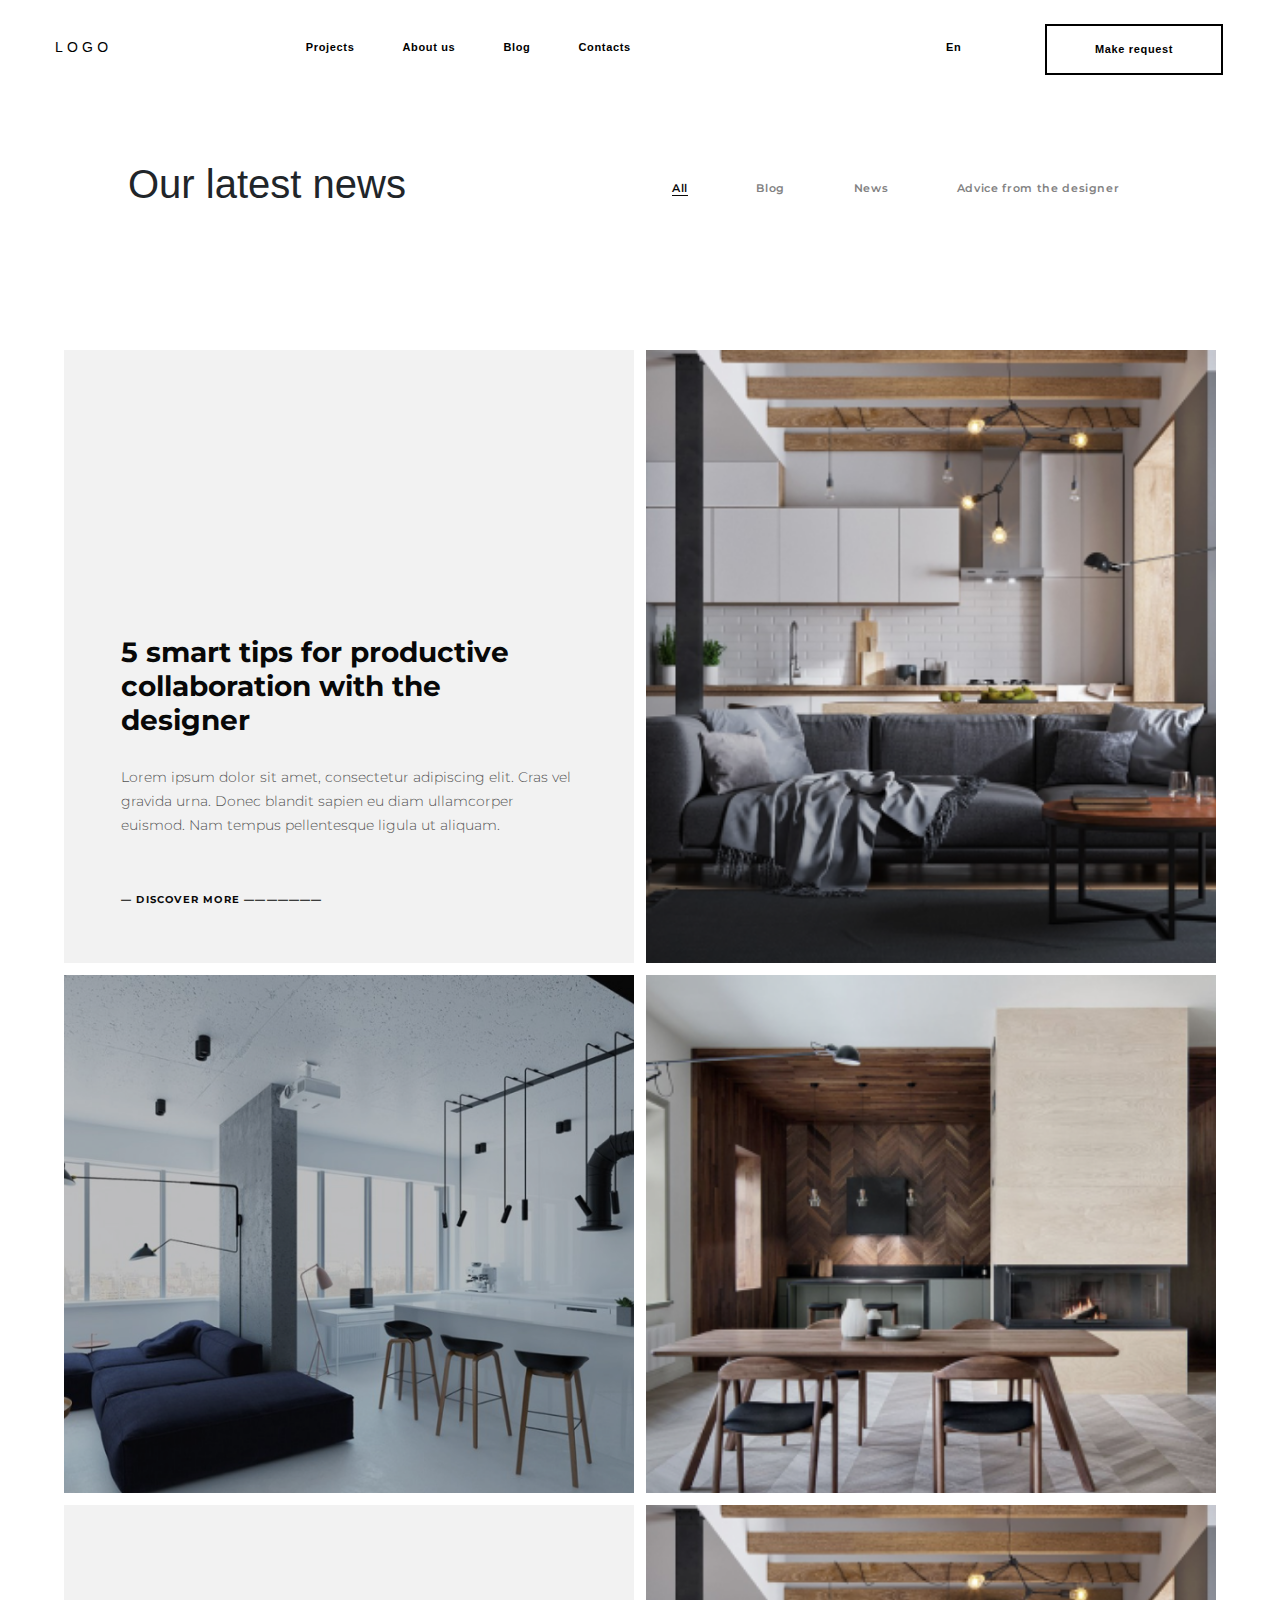
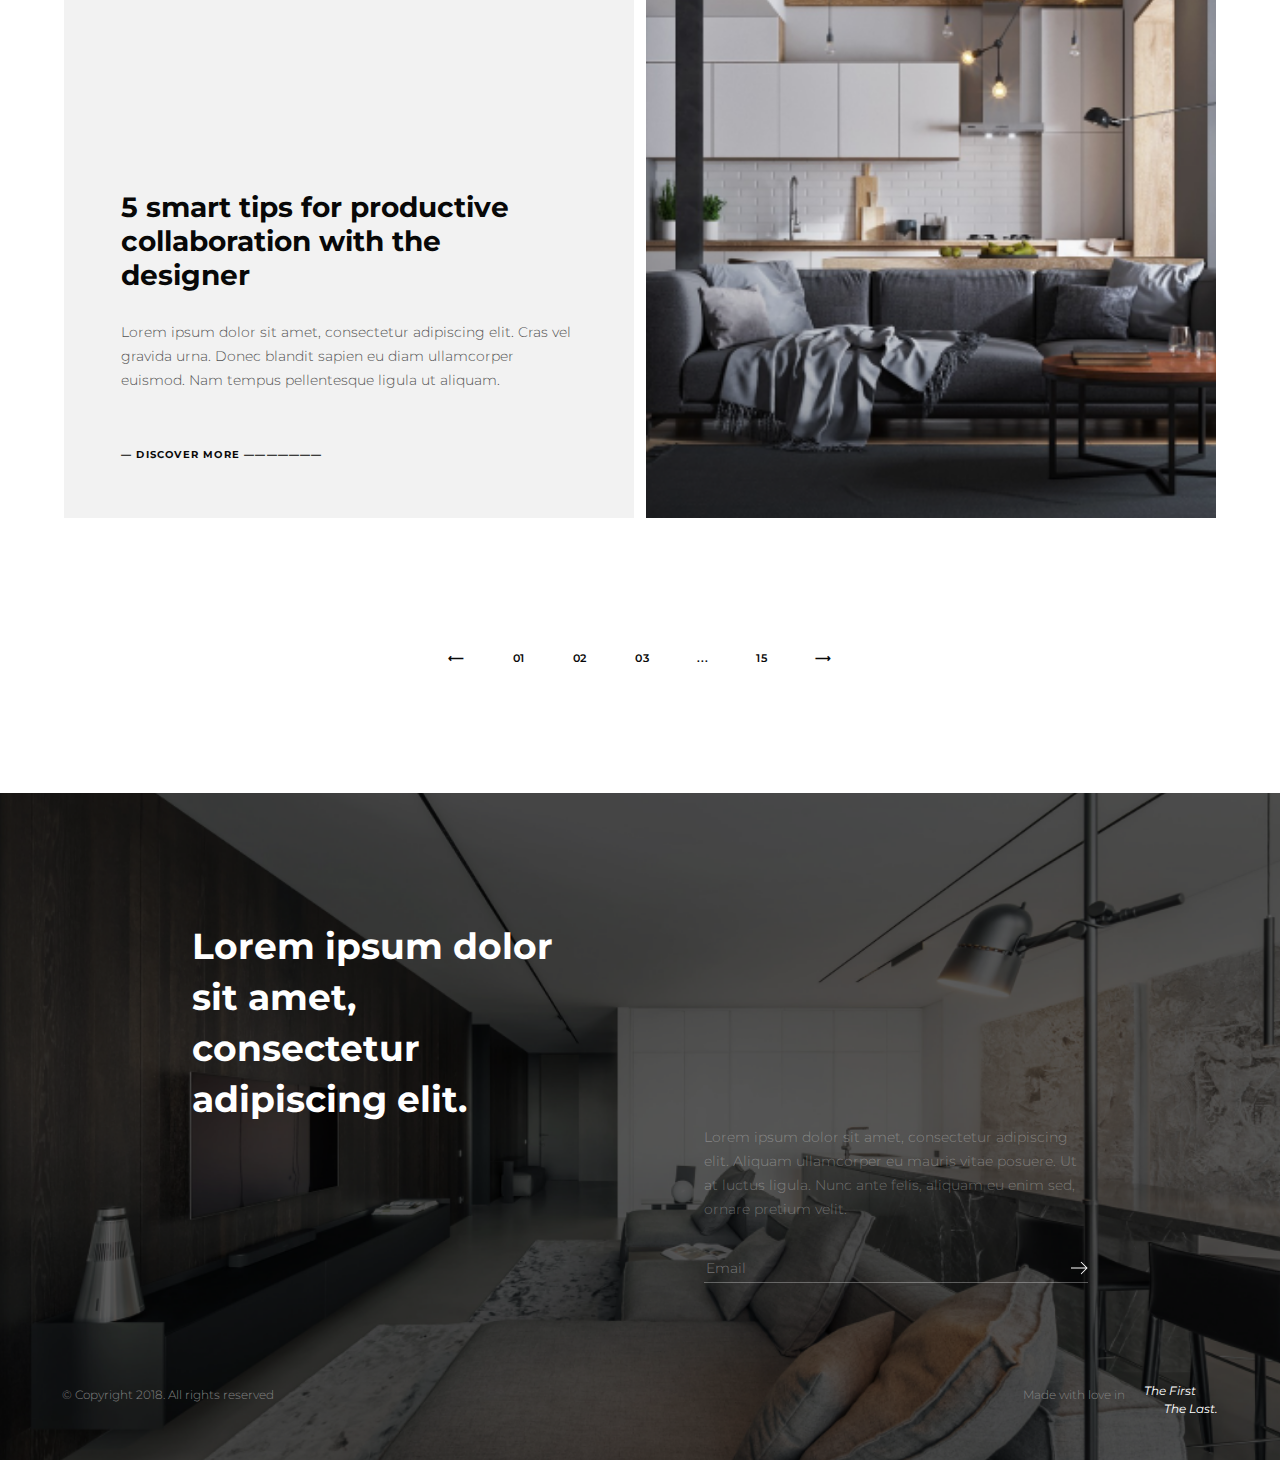
<file: news.html>
<!DOCTYPE html>
<html lang="en">

<head>
  <meta charset="UTF-8">
  <link rel="preconnect" href="https://fonts.googleapis.com">
  <link rel="preconnect" href="https://fonts.gstatic.com" crossorigin>
  <link href="https://fonts.googleapis.com/css2?family=Montserrat&display=swap" rel="stylesheet">

  <title>News</title>
  <meta name="viewport"
    content="width=device-width, initial-scale=1, shrink-to-fit=no, minimum-scale=1, maximum-scale=1">
  <link rel="stylesheet" href="https://cdn.jsdelivr.net/npm/bootstrap@4.0.0/dist/css/bootstrap.min.css"
    integrity="sha384-Gn5384xqQ1aoWXA+058RXPxPg6fy4IWvTNh0E263XmFcJlSAwiGgFAW/dAiS6JXm" crossorigin="anonymous">

  <link rel="stylesheet" href="https://cdn.jsdelivr.net/npm/swiper/swiper-bundle.min.css" />
  <link rel="stylesheet" href="css/news.css">

</head>

<body>
  <header class="header">
  <div class="header__row">
      <div class="header__logo"><a href="index.html" class="header__logo_item">LOGO</a></div>
      <nav class="header__menu menu">
          <div class="menu__icon icon-menu">
              <span></span>
              <span></span>
              <div class="menu__icon_text">Menu</div>
          </div>
          <div class="menu__body">
              <ul class="menu__list">
                  <li><a href="index.html" class="menu__link menu__link_home">Home</a></li>
                  <li><a href="projects.html" class="menu__link">Projects</a></li>
                  <li><a href="about.html" class="menu__link">About us</a></li>
                  <li><a href="news.html" class="menu__link">Blog</a></li>
                  <li><a href="contact.html" class="menu__link">Contacts</a></li>
              </ul>
              <div id="header__info-for-menu" class="header__info">
                <div class="lang">
                  <a href="#">Fb</a>
                  <a href="#">In</a>
                  <a href="#">Be</a>
                </div>
                <div class="dropdown for-menu">
                  <button type="button" onclick="myFunction()" class="dropbtn"><img src="img/orie.png"> Berlin <img
                      src="img/rowbot.png"></button>
                  <div id="myDropdown" class="dropdown-content">
                    <a href="Kharkiv.html">Kharkiv</a>
                    <a href="Lviv.html">Lviv</a>
                    <a href="London.html">London</a>
                  </div>
                </div>
                <div class="header__contact">
                  <div class="header__contact1">
                    <a href="#">+380983527547</a>
                  </div>
                  <div class="header__contact2">
                    <a href="#">E:info@gmail.com</a>
                  </div>
                </div>
              </div>
          </div>
          
      </nav>
      <div class="header__lang"><a href="#" class="header__lang_item">En</a></div>
      
      <div class="header__button request"><button class="header__button_item popup-link request-but-menu">Make request</button></div>
  </div>
</header>
  <div class="tabq exp__tabs-cont ">
    <div class="tabs exp__tabs-cont1">
      <h1 class="news-tittle">Our latest news</h1>
      <div class="sidebar exp__tabs">
        <button type="button" class="exp__tab tab-btn tab-btn-active" data-for-tab="1">All</button>
        <button type="button" class="exp__tab tab-btn" data-for-tab="2">Blog</button>
        <button type="button" class="exp__tab tab-btn" data-for-tab="3">News</button>
        <button type="button" class="exp__tab tab-btn" data-for-tab="4">Advice from the designer</button>
      </div>
    </div>
    <div class="content">
      <div class="tab-content tab-content-active" data-tab="1">
        <div class="projects__img-cont">
          <div class="projects__img-cont1">
            <a class="projects__ref5" href="about.html">
              <span class="projects__ref-tittle">5 smart tips for productive collaboration with the designer</span>
              <span class="projects__ref-tittle2">Lorem ipsum dolor sit amet, consectetur adipiscing elit. Cras vel
                gravida urna. Donec blandit sapien eu diam ullamcorper euismod. Nam tempus pellentesque ligula ut
                aliquam.</span>
              <span class="header__tittle2 projects__ref-tittle3">
                <span>― Discover more ―――――――</span>
              </span>
            </a>
            <a class="projects__ref projects__ref4" href="one-news.html">
              <span class="projects_hover">
                <span class="projects_hover2 projects_hover2-spec">
                  Eyewear store interior
                </span>
                <span class="projects_hover2">

                </span>
              </span>
            </a>

          </div>
          <div class="projects__img-cont1">
            <a class="projects__ref" href="one-news.html">
              <span class="projects_hover">
                <span class="projects_hover2 projects_hover2-spec">
                  Non-standard plinth options
                </span>
              </span>
            </a>
            <a class="projects__ref projects__ref2" href="one-news.html">
              <span class="projects_hover">
                <span class="projects_hover2 projects_hover2-spec">

                  Interior design, LCD Rybalsky
                </span>
              </span>
            </a>
          </div>
          <div class="projects__img-cont1">
            <a class="projects__ref5" href="one-news.html">
              <span class="projects__ref-tittle">5 smart tips for productive collaboration with the designer</span>
              <span class="projects__ref-tittle2">Lorem ipsum dolor sit amet, consectetur adipiscing elit. Cras vel
                gravida urna. Donec blandit sapien eu diam ullamcorper euismod. Nam tempus pellentesque ligula ut
                aliquam.</span>
              <span class="header__tittle2 projects__ref-tittle3">
                <span>― Discover more ―――――――</span>
              </span>
            </a>
            <a class="projects__ref projects__ref4" href="one-news.html">
              <span class="projects_hover">
                <span class="projects_hover2 projects_hover2-spec">
                  Eyewear store interior
                </span>
                <span class="projects_hover2">

                </span>
              </span>
            </a>

          </div>
        </div>
      </div>
      <div class="tab-content" data-tab="2">
        <div class="projects__img-cont">
          <div class="projects__img-cont1">
            <a class="projects__ref" href="one-news.html">
              <span class="projects_hover">
                <span class="projects_hover2 projects_hover2-spec">
                  Non-standard plinth options
                </span>
              </span>
            </a>
            <a class="projects__ref projects__ref2" href="one-news.html">
              <span class="projects_hover">
                <span class="projects_hover2 projects_hover2-spec">

                  Interior design, LCD Rybalsky
                </span>
              </span>
            </a>
          </div>
        </div>
      </div>
      <div class="tab-content" data-tab="3">
        <div class="projects__img-cont">
          <div class="projects__img-cont1">
            <a class="projects__ref projects__ref4 projects__ref4-spec" href="one-news.html">
              <span class="projects_hover">
                <span class="projects_hover2 projects_hover2-spec">
                  Eyewear store interior
                </span>
                <span class="projects_hover2">

                </span>
              </span>
            </a>
            <a class="projects__ref projects__ref4" href="one-news.html">
              <span class="projects_hover">
                <span class="projects_hover2 projects_hover2-spec">
                  Eyewear store interior
                </span>
                <span class="projects_hover2">

                </span>
              </span>
            </a>
          </div>
        </div>
      </div>
      <div class="tab-content" data-tab="4">
        <div class="projects__img-cont">
          <div class="projects__img-cont1">
            <a class="projects__ref5" href="about.html">
              <span class="projects__ref-tittle">5 smart tips for productive collaboration with the designer</span>
              <span class="projects__ref-tittle2">Lorem ipsum dolor sit amet, consectetur adipiscing elit. Cras vel
                gravida urna. Donec blandit sapien eu diam ullamcorper euismod. Nam tempus pellentesque ligula ut
                aliquam.</span>
              <span class="header__tittle2 projects__ref-tittle3">
                <span>― Discover more ―――――――</span>
              </span>
            </a>
            <a class="projects__ref5 projects__ref5-spec" href="about.html">
              <span class="projects__ref-tittle">5 smart tips for productive collaboration with the designer</span>
              <span class="projects__ref-tittle2">Lorem ipsum dolor sit amet, consectetur adipiscing elit. Cras vel
                gravida urna. Donec blandit sapien eu diam ullamcorper euismod. Nam tempus pellentesque ligula ut
                aliquam.</span>
              <span class="header__tittle2 projects__ref-tittle3">
                <span>― Discover more ―――――――</span>
              </span>
            </a>

          </div>
        </div>
      </div>
    </div>
    <div class="refs-end">
      <a href="">⟵</a>
      <a href="">01</a>
      <a href="">02</a>
      <a href="">03</a>
      <a href="">...</a>
      <a href="">15</a>
      <a href="">⟶</a>
    </div>
  </div>
  <section class="news-footer">
    <div class="news-footer-cont">
      <h1>
        Lorem ipsum dolor
        sit amet, consectetur adipiscing elit.
      </h1>
      <div>
        <h2>
          Lorem ipsum dolor sit amet, consectetur adipiscing elit. Aliquam ullamcorper eu mauris vitae posuere. Ut at
          luctus ligula. Nunc ante felis, aliquam eu enim sed, ornare pretium velit.
        </h2>
        <input type="email" placeholder="Email">
      </div>
    </div>
    <section class="footer">
    <h1 class="footer__coop">© Copyright 2018. All rights reserved</h1>
    <h1 class="footer__made">Made with love in</h1>
    <div class="footer__logo-cont">
        <h2 class="footer__1st">The First</h2>
        <h2 class="footer__2nd">The Last.</h2>

    </div>

</section>
  </section>




  <div class="modal">
  <div class="modal__content">

    <div class="modal__make-cont1 modal__make-cont">
      <button class="modal__close-button"><img src="./img/close.svg" width="12" alt=""></button>
      <h1>Make request</h1>
      <div class="modal__make1">
        <input type="name" placeholder="Name">
        <input type="phone" placeholder="Phone">
        <input type="email" placeholder="Email">
      </div>
      <div class="modal__make2">
        <input type="last-name" placeholder="Last name">
        <input type="city" placeholder="Your city">
        <div class="select">
          <input class="select__input" type="hidden" name="">
          <div class="select__head">Property type</div>
          <ul class="select__list" style="display: none;">
            <li class="select__item">House</li>
            <li class="select__item">Apartments</li>
            <li class="select__item">Commerce</li>
            <li class="select__item">Architecture</li>
          </ul>
        </div>
      </div>
      <input id="comment" type="comment" class="comment" placeholder="Your comment">
    </div>
    <div class="modal__make-cont2">
      <h3>Area (m2)</h3>
      <div class="radio-cont">
        <div class="radio-cont1">
          <div class="r-c">
            <label for="area1">to 50</label>
            <input type="radio" id="area1" name="area">
          </div>
          <div class="r-c">
            <label for="area2">50-150</label>
            <input type="radio" id="area2" name="area" checked>
          </div>
          <div class="r-c">
            <label for="area3">150-250</label>
            <input type="radio" id="area3" name="area">
          </div>
          <div class="r-c">
            <label for="area4">250-400</label>
            <input type="radio" id="area4" name="area">
          </div>
        </div>
        <div class="radio-cont2">
          <div class="r-c">
            <label for="area5">400-600</label>
            <input type="radio" id="area5" name="area">
          </div>
          <div class="r-c">
            <label for="area6">600-800</label>
            <input type="radio" id="area6" name="area">
          </div>
          <div class="r-c">
            <label for="area7">800-1000</label>
            <input type="radio" id="area7" name="area">
          </div>
          <div class="r-c">
            <label for="area8">1000+</label>
            <input type="radio" id="area8" name="area">
          </div>
        </div>
      </div>
      <div>
      </div>
      <div class="send-req">
        <div class="down-file__cont">
          <label for="myfile" class="label"><img class="forlabel" src="img/downimg.png"></label>
          <input type="file" class="my" id="myfile" name="myfile" multiple>
          <div class="send-tittle">
            <h3>Attach your file</h3>
            <h4>File size not more than 10 MB</h4>
          </div>
        </div>
        <button class="request-but-style confirm">Send Request</button>
      </div>
      <span class="modal__foot">
        It is a long established fact that a reader will be distracted by the readable content of a page when looking
        at its layout. The point of using Lorem Ipsum is that it has a more-or-less normal distribution of letters, as
        opposed to using 'Content here, content here', making it look like readable English.
      </span>
    </div>

  </div>
</div>

<div class="modal2">
  <div class="modal__content modal__content2">
    <button class="modal__close-button"><img src="./img/close.svg" width="12" alt=""></button>
    <h1>Thank you for your message!</h1>
    <h2>Lorem ipsum dolor sit amet, consectetur adipiscing elit. Aliquam ullamcorper eu mauris vitae posuere. Ut at
      luctus ligula. Nunc ante felis, aliquam eu enim sed, ornare pretium velit.</h2>
    <button class="request-but-style back-to-request">Send again</button>
  </div>
</div>

</body>
<script src="https://ajax.googleapis.com/ajax/libs/jquery/3.5.1/jquery.min.js"></script>
<script src="js/script.js"></script>
<script src="js/tabs.js"></script>

</html>
</file>
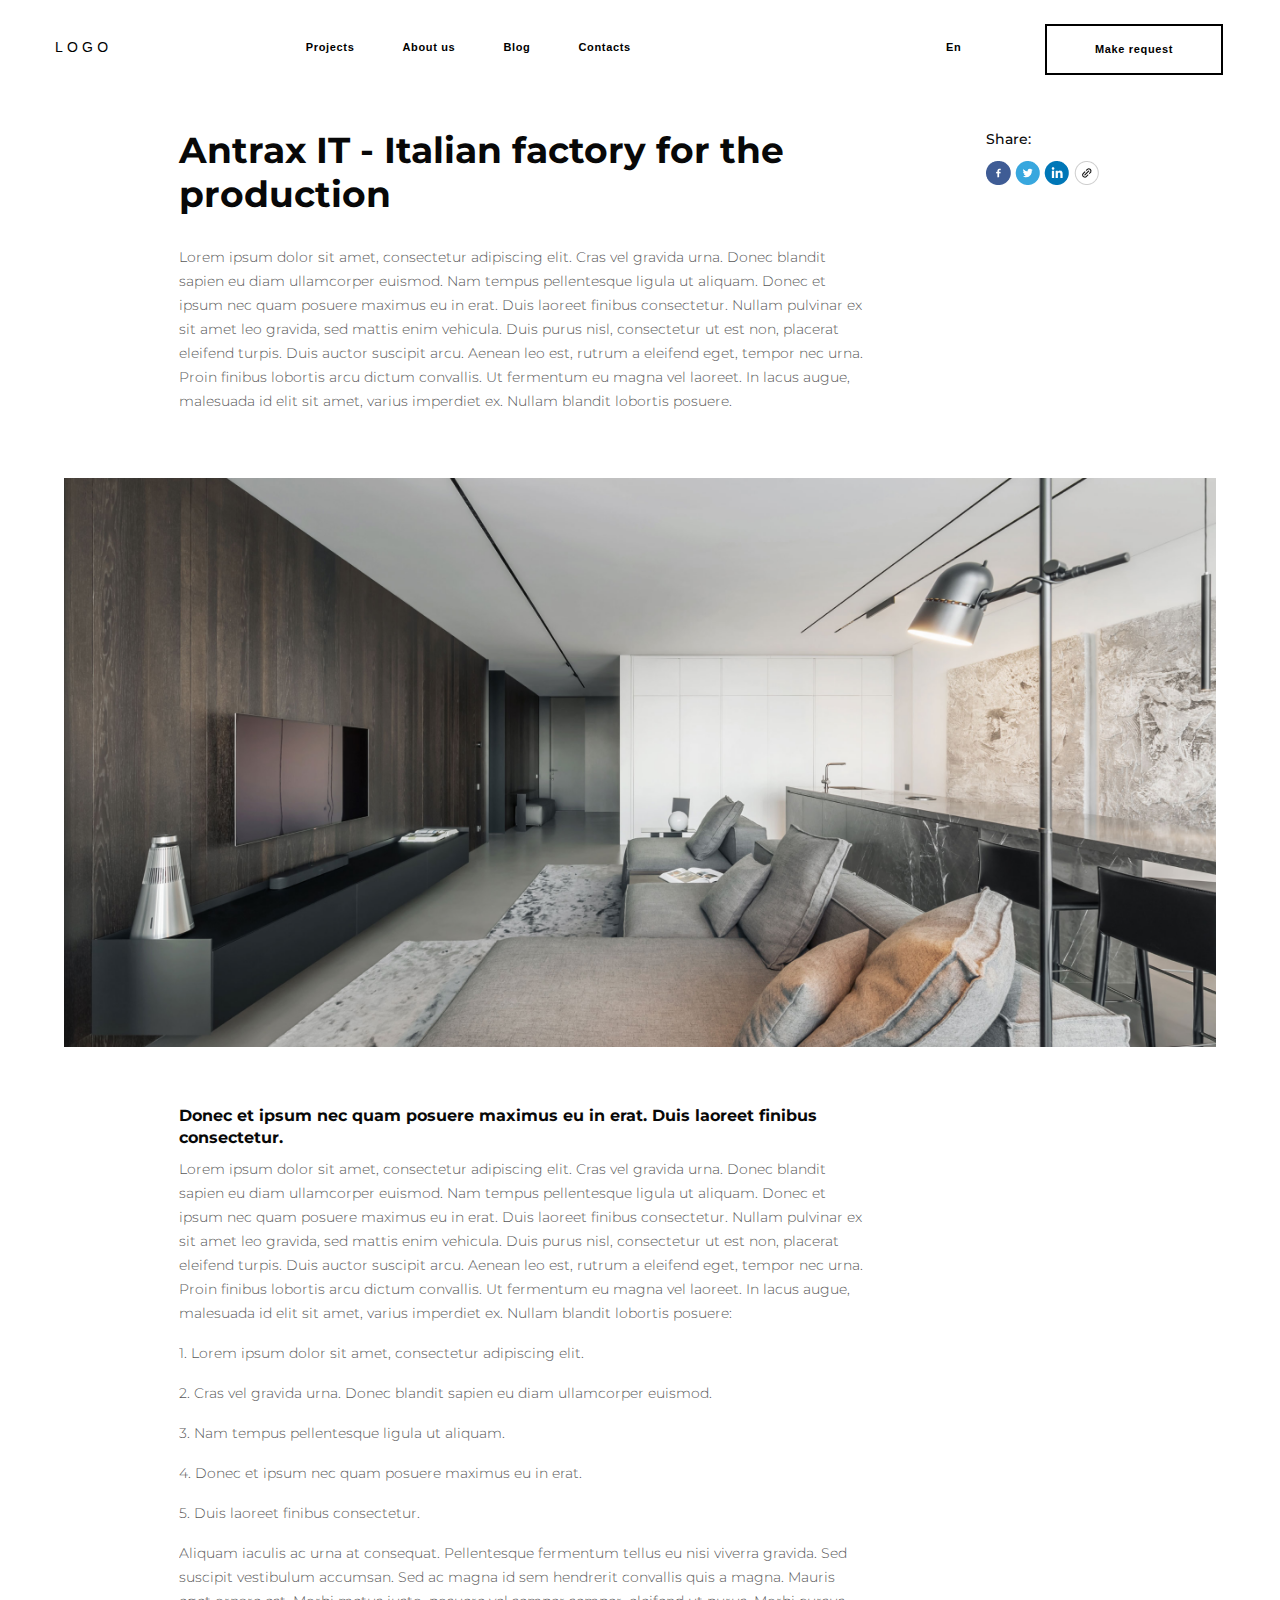
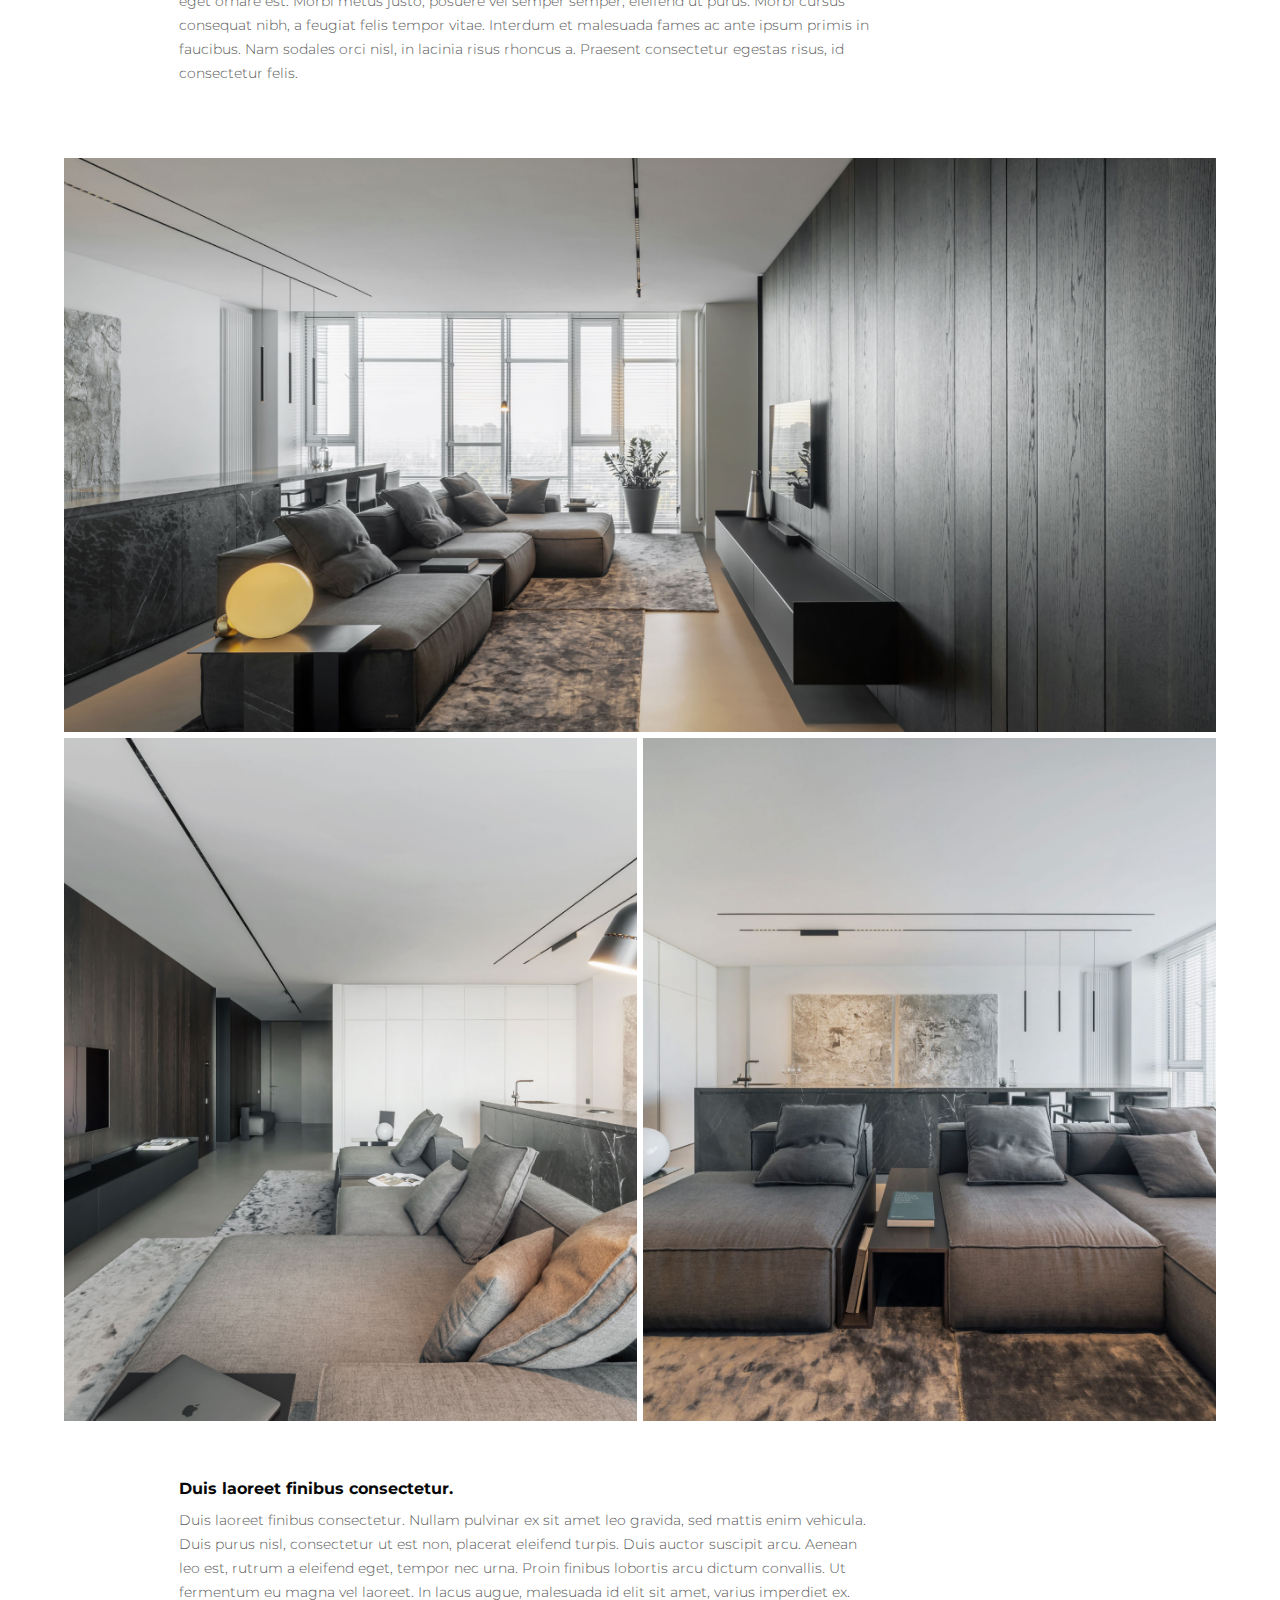
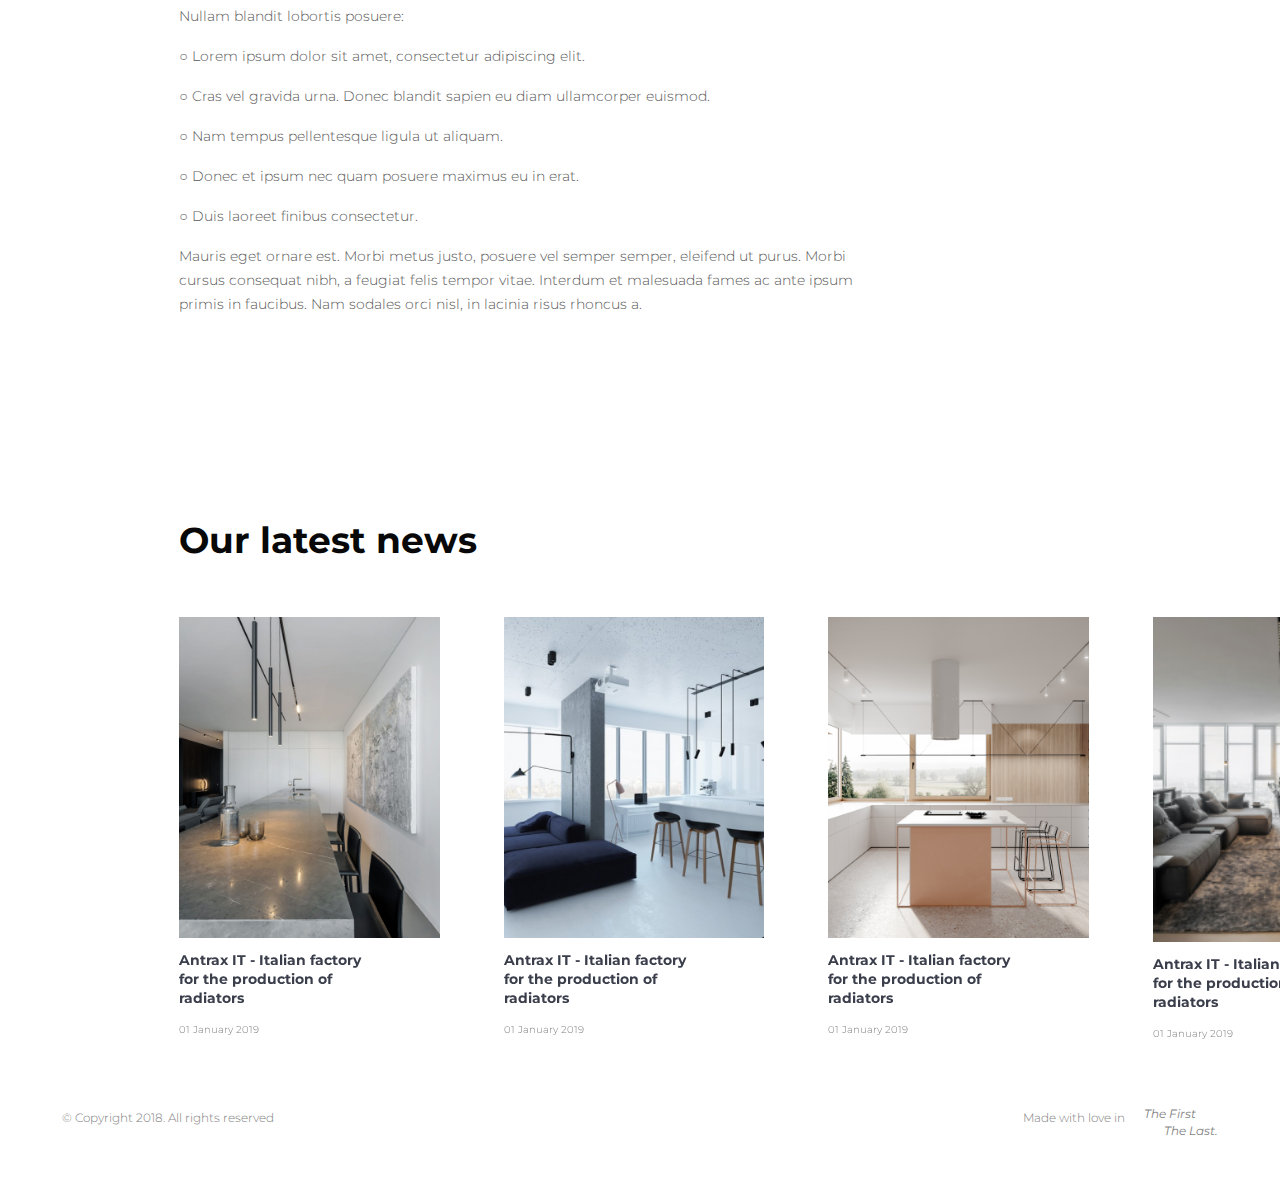
<file: one-news.html>
<!DOCTYPE html>
<html lang="en">

<head>
  <meta charset="UTF-8">
  <link rel="preconnect" href="https://fonts.googleapis.com">
  <link rel="preconnect" href="https://fonts.gstatic.com" crossorigin>
  <link href="https://fonts.googleapis.com/css2?family=Montserrat&display=swap" rel="stylesheet">

  <title>One News</title>
  <meta name="viewport"
    content="width=device-width, initial-scale=1, shrink-to-fit=no, minimum-scale=1, maximum-scale=1">
  <link rel="stylesheet" href="https://cdn.jsdelivr.net/npm/bootstrap@4.0.0/dist/css/bootstrap.min.css"
    integrity="sha384-Gn5384xqQ1aoWXA+058RXPxPg6fy4IWvTNh0E263XmFcJlSAwiGgFAW/dAiS6JXm" crossorigin="anonymous">

  <link rel="stylesheet" href="https://cdn.jsdelivr.net/npm/swiper/swiper-bundle.min.css" />
  <link rel="stylesheet" href="css/one-news.css">

</head>

<body>
  <header class="header">
  <div class="header__row">
      <div class="header__logo"><a href="index.html" class="header__logo_item">LOGO</a></div>
      <nav class="header__menu menu">
          <div class="menu__icon icon-menu">
              <span></span>
              <span></span>
              <div class="menu__icon_text">Menu</div>
          </div>
          <div class="menu__body">
              <ul class="menu__list">
                  <li><a href="index.html" class="menu__link menu__link_home">Home</a></li>
                  <li><a href="projects.html" class="menu__link">Projects</a></li>
                  <li><a href="about.html" class="menu__link">About us</a></li>
                  <li><a href="news.html" class="menu__link">Blog</a></li>
                  <li><a href="contact.html" class="menu__link">Contacts</a></li>
              </ul>
              <div id="header__info-for-menu" class="header__info">
                <div class="lang">
                  <a href="#">Fb</a>
                  <a href="#">In</a>
                  <a href="#">Be</a>
                </div>
                <div class="dropdown for-menu">
                  <button type="button" onclick="myFunction()" class="dropbtn"><img src="img/orie.png"> Berlin <img
                      src="img/rowbot.png"></button>
                  <div id="myDropdown" class="dropdown-content">
                    <a href="Kharkiv.html">Kharkiv</a>
                    <a href="Lviv.html">Lviv</a>
                    <a href="London.html">London</a>
                  </div>
                </div>
                <div class="header__contact">
                  <div class="header__contact1">
                    <a href="#">+380983527547</a>
                  </div>
                  <div class="header__contact2">
                    <a href="#">E:info@gmail.com</a>
                  </div>
                </div>
              </div>
          </div>
          
      </nav>
      <div class="header__lang"><a href="#" class="header__lang_item">En</a></div>
      
      <div class="header__button request"><button class="header__button_item popup-link request-but-menu">Make request</button></div>
  </div>
</header>

  <section class="one">
    <div class="one-tittle">
      <div class="one-tittle__main-tittle">
        <h1>Antrax IT - Italian factory for the production</h1>
        <h2>Lorem ipsum dolor sit amet, consectetur adipiscing elit. Cras vel gravida urna. Donec blandit sapien eu diam
          ullamcorper euismod. Nam tempus pellentesque ligula ut aliquam. Donec et ipsum nec quam posuere maximus eu in
          erat. Duis laoreet finibus consectetur. Nullam pulvinar ex sit amet leo gravida, sed mattis enim vehicula.
          Duis purus nisl, consectetur ut est non, placerat eleifend turpis. Duis auctor suscipit arcu. Aenean leo est,
          rutrum a eleifend eget, tempor nec urna. Proin finibus lobortis arcu dictum convallis. Ut fermentum eu magna
          vel laoreet. In lacus augue, malesuada id elit sit amet,
          varius imperdiet ex. Nullam blandit lobortis posuere.</h2>
      </div>
      <div class="one-tittle__share">
        <h1>Share:</h1>
        <div class="one-tittle__link-cont">
          <a href="https://facebook.com/"><img src="img/faceicon.png" alt="error"></a>
          <a href="https://twitter.com/"><img src="img/tweeticon.png" alt="error"></a>
          <a href="https://www.linkedin.com/"><img src="img/insticon.png" alt="error"></a>
          <a href="#"><img src="img/linkicon.png" alt="error"></a>
        </div>
      </div>
    </div>
    <img class="one__tittle-img" src="img/i2.png" alt="">
    <div class="one__main1">
      <h1>Donec et ipsum nec quam posuere maximus eu in erat. Duis laoreet finibus consectetur. </h1>
      <div class="one__main1-text">
        <p>
          Lorem ipsum dolor sit amet, consectetur adipiscing elit. Cras vel gravida urna. Donec blandit sapien eu diam
          ullamcorper euismod. Nam tempus pellentesque ligula ut aliquam. Donec et ipsum nec quam posuere maximus eu in
          erat. Duis laoreet finibus consectetur. Nullam pulvinar ex sit amet leo gravida, sed mattis enim vehicula.
          Duis purus nisl, consectetur ut est non, placerat eleifend turpis. Duis auctor suscipit arcu. Aenean leo est,
          rutrum a eleifend eget, tempor nec urna. Proin finibus lobortis arcu dictum convallis. Ut fermentum eu magna
          vel laoreet. In lacus augue, malesuada id elit sit amet, varius imperdiet ex. Nullam blandit lobortis posuere:
        </p>
        <p><span>1.</span> Lorem ipsum dolor sit amet, consectetur adipiscing elit.</p>
        <p><span>2.</span> Cras vel gravida urna. Donec blandit sapien eu diam ullamcorper euismod.</p>
        <p><span>3.</span> Nam tempus pellentesque ligula ut aliquam.</p>
        <p><span>4.</span> Donec et ipsum nec quam posuere maximus eu in erat.</p>
        <p><span>5.</span> Duis laoreet finibus consectetur. </p>
        <p>
          Aliquam iaculis ac urna at consequat. Pellentesque fermentum tellus eu nisi viverra gravida. Sed suscipit
          vestibulum accumsan. Sed ac magna id sem hendrerit convallis quis a magna. Mauris eget ornare est. Morbi metus
          justo, posuere vel semper semper, eleifend ut purus. Morbi cursus consequat nibh, a feugiat felis tempor
          vitae. Interdum et malesuada fames ac ante ipsum primis in faucibus. Nam sodales orci nisl, in lacinia risus
          rhoncus a. Praesent consectetur egestas risus, id consectetur felis.
        </p>
      </div>
    </div>
    <div class="one__img-cont">
      <img class="one__img-cont-img1" src="img/onenews1.png" alt="">
      <img class="one__img-cont-img2" src="img/onenews2.png" alt="">
      <img class="one__img-cont-img3" src="img/onenews3.png" alt="">
    </div>
    <div class="one__main1">
      <h1>Duis laoreet finibus consectetur. </h1>
      <div class="one__main1-text">
        <p>
          Duis laoreet finibus consectetur. Nullam pulvinar ex sit amet leo gravida, sed mattis enim vehicula. Duis
          purus nisl, consectetur ut est non, placerat eleifend turpis. Duis auctor suscipit arcu. Aenean leo est,
          rutrum a eleifend eget, tempor nec urna. Proin finibus lobortis arcu dictum convallis. Ut fermentum eu magna
          vel laoreet. In lacus augue, malesuada id elit sit amet, varius imperdiet ex. Nullam blandit lobortis posuere:
        </p>
        <p><span>○</span> Lorem ipsum dolor sit amet, consectetur adipiscing elit.</p>
        <p><span>○</span> Cras vel gravida urna. Donec blandit sapien eu diam ullamcorper euismod.</p>
        <p><span>○</span> Nam tempus pellentesque ligula ut aliquam.</p>
        <p><span>○</span> Donec et ipsum nec quam posuere maximus eu in erat.</p>
        <p><span>○</span> Duis laoreet finibus consectetur. </p>
        <p>
          Mauris eget ornare est. Morbi metus justo, posuere vel semper semper, eleifend ut purus. Morbi cursus
          consequat nibh, a feugiat felis tempor vitae. Interdum et malesuada fames ac ante ipsum primis in faucibus.
          Nam sodales orci nisl, in lacinia risus rhoncus a.
        </p>
      </div>
    </div>
    <div class="one-tittle__share share-adaptiv">
      <h1>Share:</h1>
      <div class="one-tittle__link-cont">
        <a href="https://facebook.com/"><img src="img/faceicon.png" alt="error"></a>
        <a href="https://twitter.com/"><img src="img/tweeticon.png" alt="error"></a>
        <a href="https://www.linkedin.com/"><img src="img/insticon.png" alt="error"></a>
        <a href="#"><img src="img/linkicon.png" alt="error"></a>
      </div>
    </div>


  </section>
  <div class="swiper mySwiper2 slider">
    <h1>Our latest news</h1>
    <div class="swiper-wrapper">
      <div class="swiper-slide">
        <a href="one-news.html" class="slide-cont">
          <img src="img/forswiper1.png" alt="">
          <p>Antrax IT - Italian factory for the production of radiators</p>
          <span>01 January 2019</span>
        </a>
      </div>
      <div class="swiper-slide">
        <a href="one-news.html" class="slide-cont">
          <img src="img/forswiper2.png" alt="">
          <p>Antrax IT - Italian factory for the production of radiators</p>
          <span>01 January 2019</span>
        </a>
      </div>
      <div class="swiper-slide">
        <a href="one-news.html" class="slide-cont">
          <img src="img/forswiper3.png" alt="">
          <p>Antrax IT - Italian factory for the production of radiators</p>
          <span>01 January 2019</span>
        </a>
      </div>
      <div class="swiper-slide">
        <a href="one-news.html" class="slide-cont">
          <img src="img/compimg3.png" alt="">
          <p>Antrax IT - Italian factory for the production of radiators</p>
          <span>01 January 2019</span>
        </a>
      </div>
      <div class="swiper-slide">
        <a href="one-news.html" class="slide-cont">
          <img src="img/compimg1.png" alt="">
          <p>Antrax IT - Italian factory for the production of radiators</p>
          <span>01 January 2019</span>
        </a>
      </div>
    </div>
  </div>



  <section class="footer">
    <h1 class="footer__coop">© Copyright 2018. All rights reserved</h1>
    <h1 class="footer__made">Made with love in</h1>
    <div class="footer__logo-cont">
        <h2 class="footer__1st">The First</h2>
        <h2 class="footer__2nd">The Last.</h2>

    </div>

</section>
  <div class="modal">
  <div class="modal__content">

    <div class="modal__make-cont1 modal__make-cont">
      <button class="modal__close-button"><img src="./img/close.svg" width="12" alt=""></button>
      <h1>Make request</h1>
      <div class="modal__make1">
        <input type="name" placeholder="Name">
        <input type="phone" placeholder="Phone">
        <input type="email" placeholder="Email">
      </div>
      <div class="modal__make2">
        <input type="last-name" placeholder="Last name">
        <input type="city" placeholder="Your city">
        <div class="select">
          <input class="select__input" type="hidden" name="">
          <div class="select__head">Property type</div>
          <ul class="select__list" style="display: none;">
            <li class="select__item">House</li>
            <li class="select__item">Apartments</li>
            <li class="select__item">Commerce</li>
            <li class="select__item">Architecture</li>
          </ul>
        </div>
      </div>
      <input id="comment" type="comment" class="comment" placeholder="Your comment">
    </div>
    <div class="modal__make-cont2">
      <h3>Area (m2)</h3>
      <div class="radio-cont">
        <div class="radio-cont1">
          <div class="r-c">
            <label for="area1">to 50</label>
            <input type="radio" id="area1" name="area">
          </div>
          <div class="r-c">
            <label for="area2">50-150</label>
            <input type="radio" id="area2" name="area" checked>
          </div>
          <div class="r-c">
            <label for="area3">150-250</label>
            <input type="radio" id="area3" name="area">
          </div>
          <div class="r-c">
            <label for="area4">250-400</label>
            <input type="radio" id="area4" name="area">
          </div>
        </div>
        <div class="radio-cont2">
          <div class="r-c">
            <label for="area5">400-600</label>
            <input type="radio" id="area5" name="area">
          </div>
          <div class="r-c">
            <label for="area6">600-800</label>
            <input type="radio" id="area6" name="area">
          </div>
          <div class="r-c">
            <label for="area7">800-1000</label>
            <input type="radio" id="area7" name="area">
          </div>
          <div class="r-c">
            <label for="area8">1000+</label>
            <input type="radio" id="area8" name="area">
          </div>
        </div>
      </div>
      <div>
      </div>
      <div class="send-req">
        <div class="down-file__cont">
          <label for="myfile" class="label"><img class="forlabel" src="img/downimg.png"></label>
          <input type="file" class="my" id="myfile" name="myfile" multiple>
          <div class="send-tittle">
            <h3>Attach your file</h3>
            <h4>File size not more than 10 MB</h4>
          </div>
        </div>
        <button class="request-but-style confirm">Send Request</button>
      </div>
      <span class="modal__foot">
        It is a long established fact that a reader will be distracted by the readable content of a page when looking
        at its layout. The point of using Lorem Ipsum is that it has a more-or-less normal distribution of letters, as
        opposed to using 'Content here, content here', making it look like readable English.
      </span>
    </div>

  </div>
</div>

<div class="modal2">
  <div class="modal__content modal__content2">
    <button class="modal__close-button"><img src="./img/close.svg" width="12" alt=""></button>
    <h1>Thank you for your message!</h1>
    <h2>Lorem ipsum dolor sit amet, consectetur adipiscing elit. Aliquam ullamcorper eu mauris vitae posuere. Ut at
      luctus ligula. Nunc ante felis, aliquam eu enim sed, ornare pretium velit.</h2>
    <button class="request-but-style back-to-request">Send again</button>
  </div>
</div>

</body>
<script src="https://ajax.googleapis.com/ajax/libs/jquery/3.5.1/jquery.min.js"></script>
<script src="https://cdn.jsdelivr.net/npm/swiper/swiper-bundle.min.js"></script>
<script src="js/script.js"></script>
<script src="js/swiper-on-one-news.js"></script>

</html>
</file>
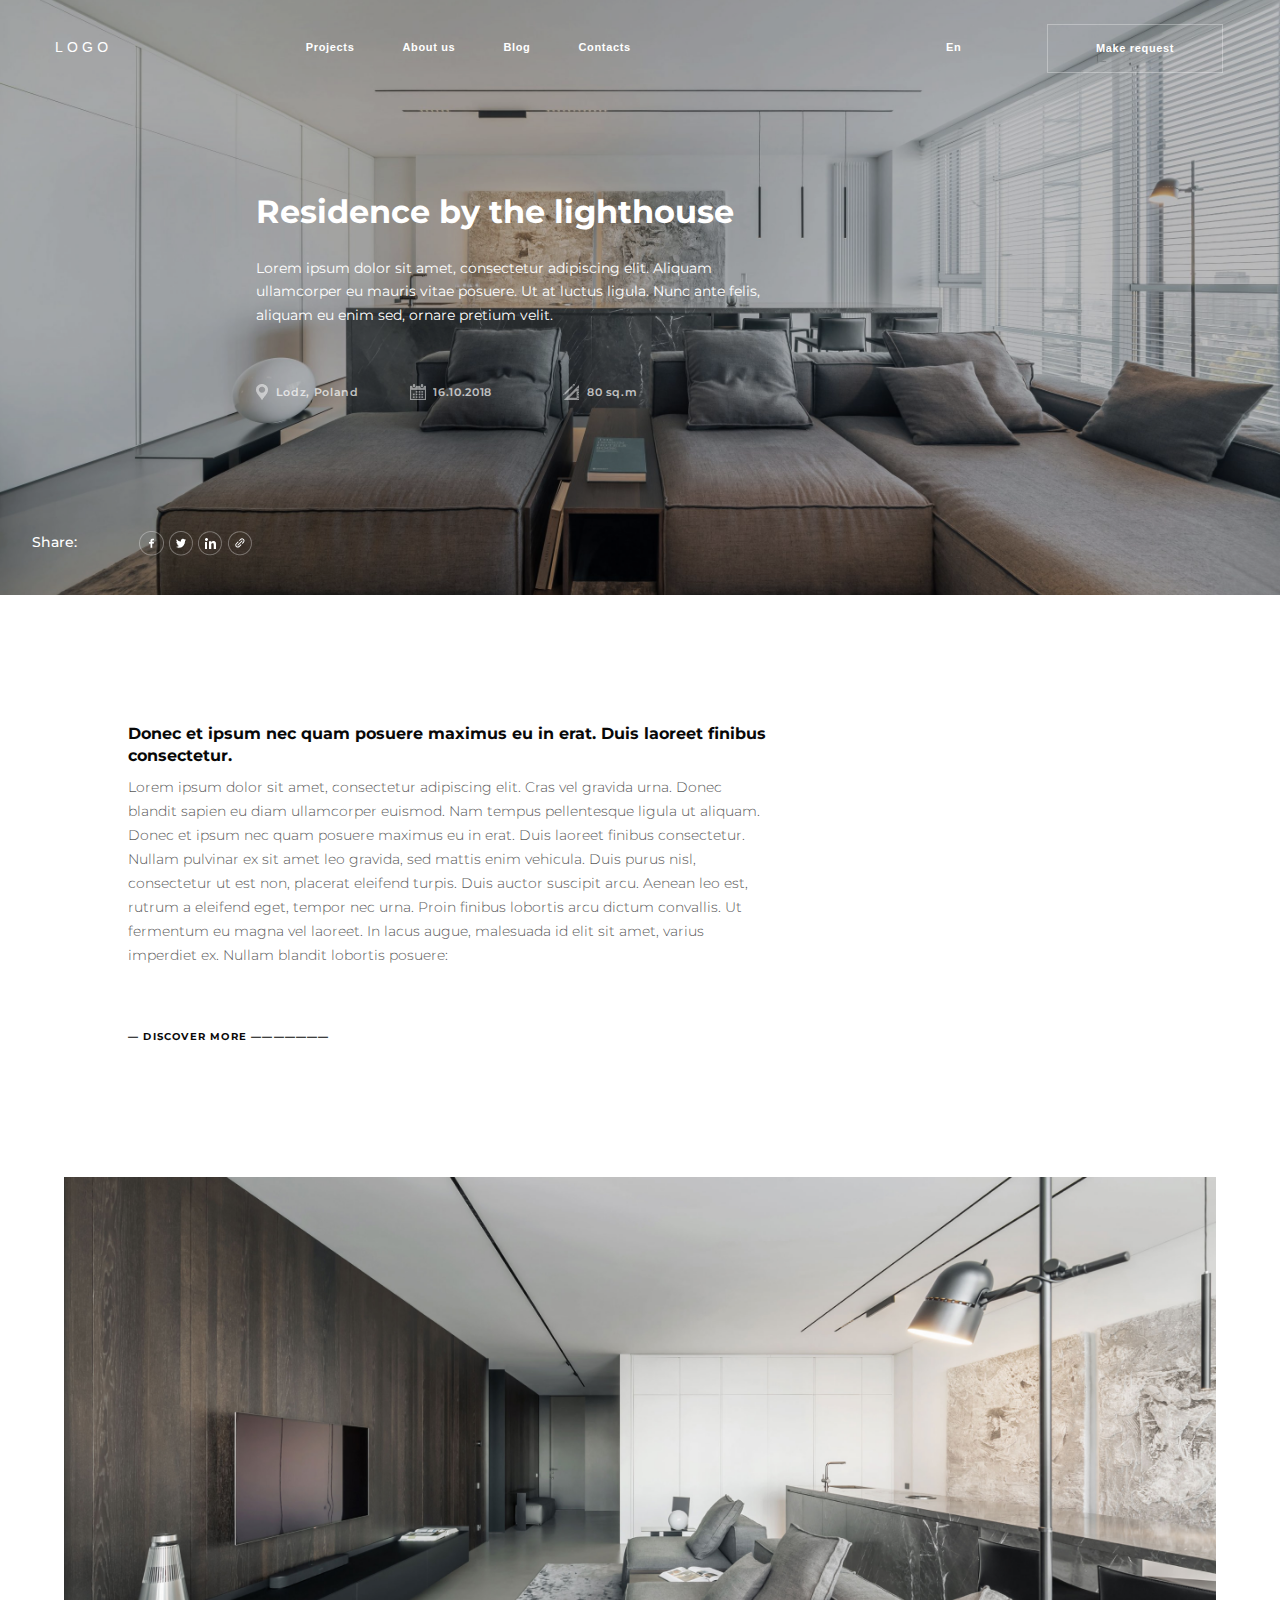
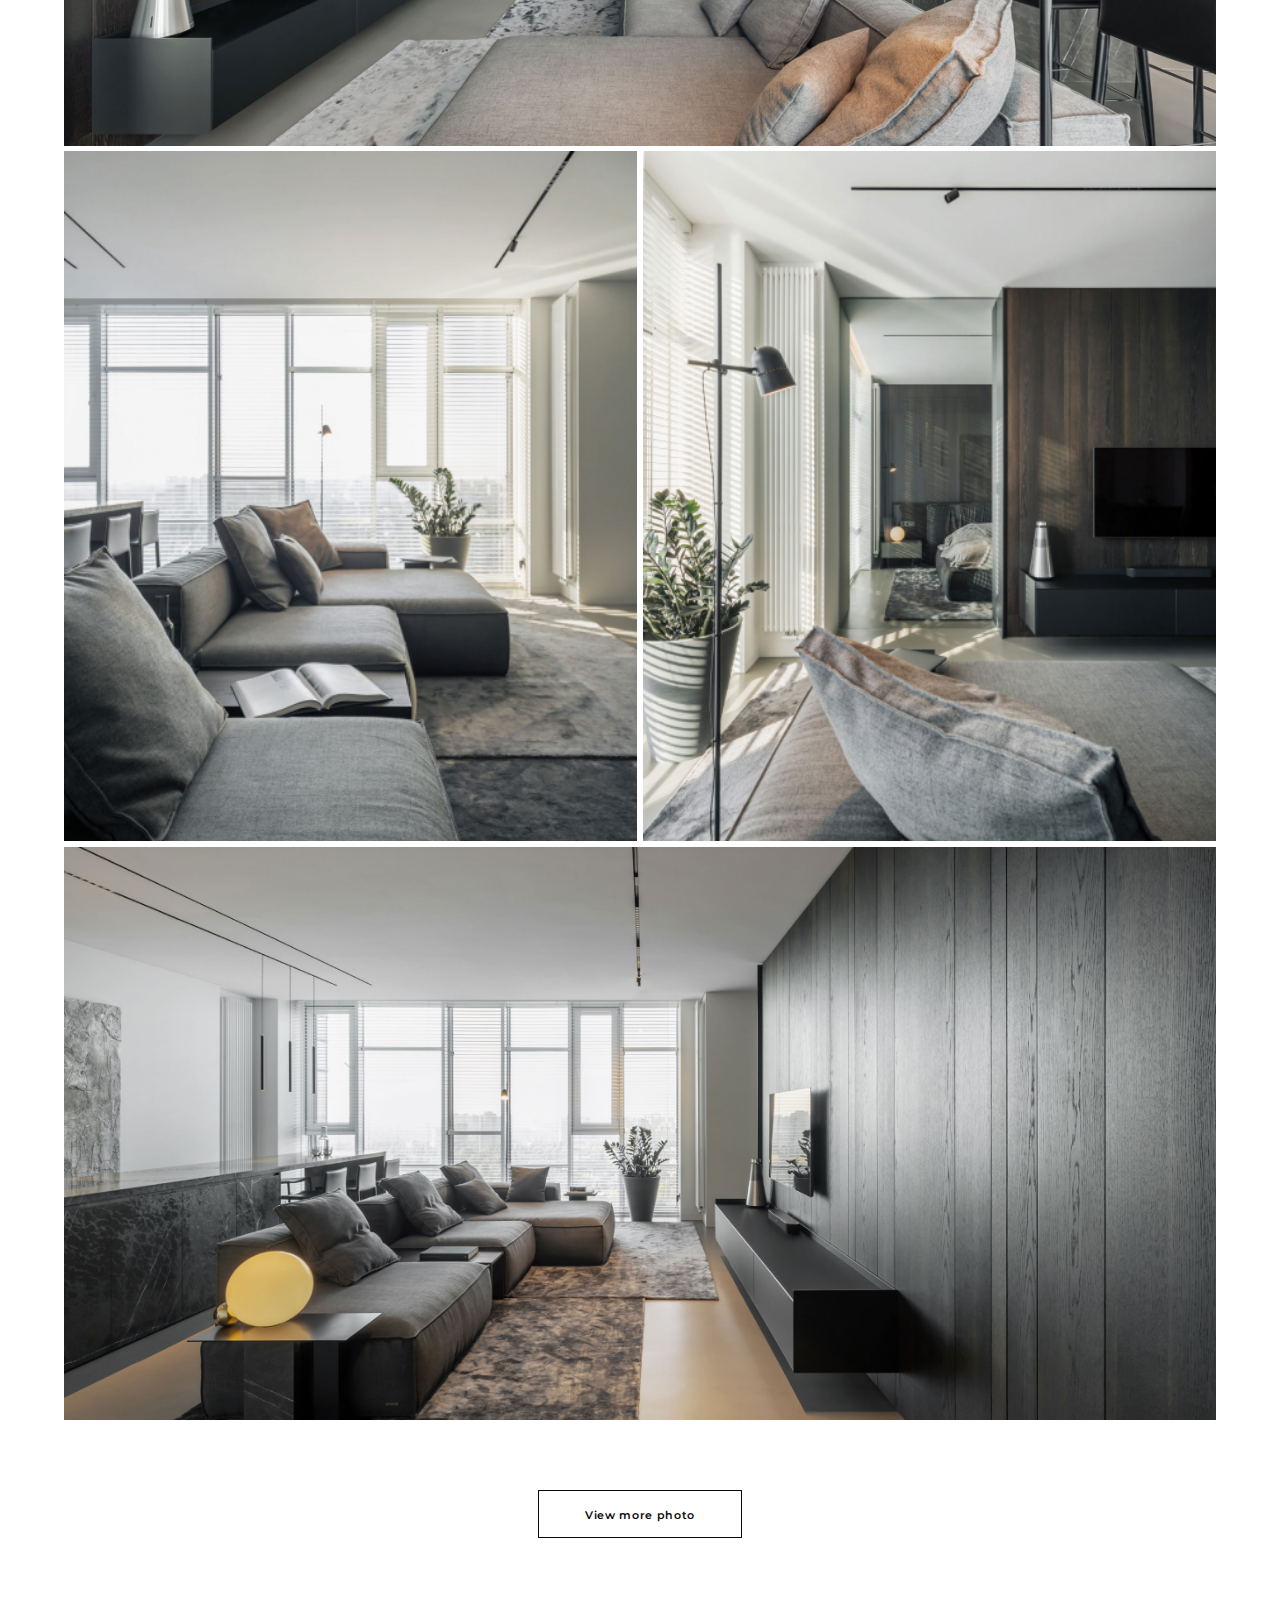
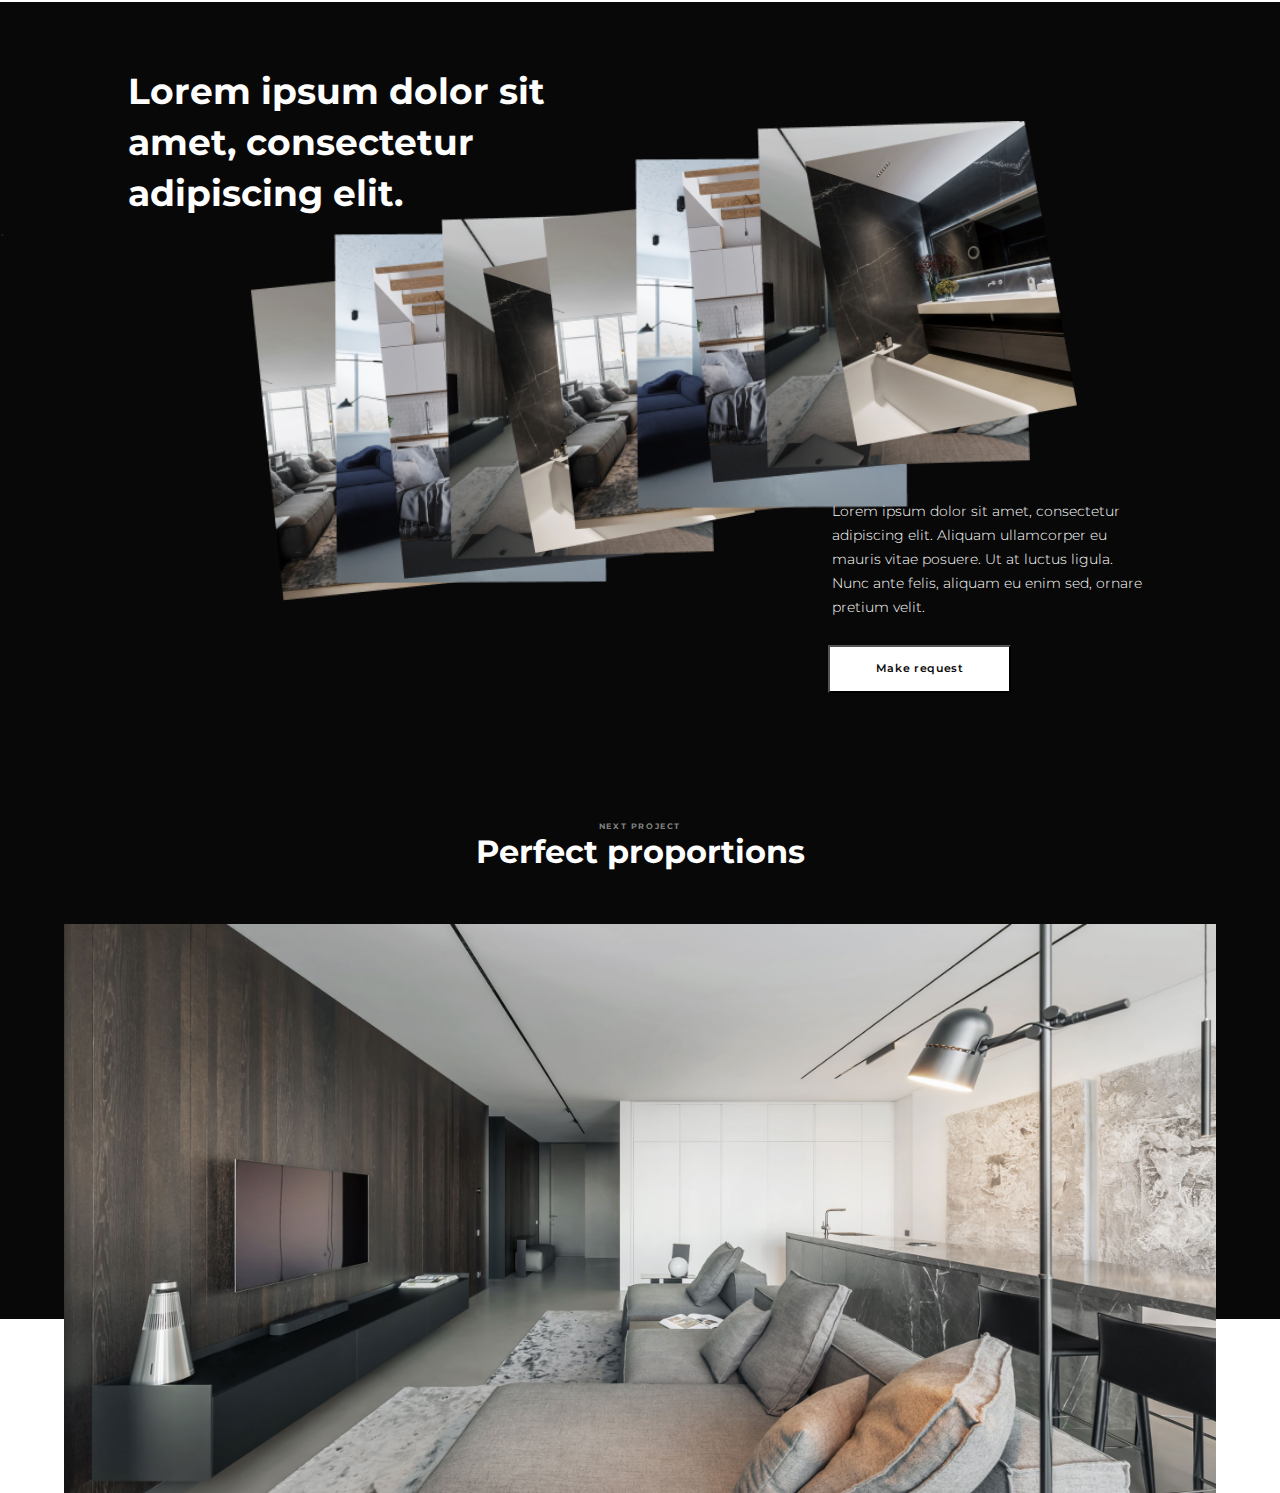
<file: one-project.html>
<!DOCTYPE html>
<html lang="en">

<head>
  <meta charset="UTF-8">
  <link rel="preconnect" href="https://fonts.googleapis.com">
  <link rel="preconnect" href="https://fonts.gstatic.com" crossorigin>
  <link href="https://fonts.googleapis.com/css2?family=Montserrat&display=swap" rel="stylesheet">

  <title>One Project</title>
  <meta name="viewport"
    content="width=device-width, initial-scale=1, shrink-to-fit=no, minimum-scale=1, maximum-scale=1">
  <link rel="stylesheet" href="https://cdn.jsdelivr.net/npm/bootstrap@4.0.0/dist/css/bootstrap.min.css"
    integrity="sha384-Gn5384xqQ1aoWXA+058RXPxPg6fy4IWvTNh0E263XmFcJlSAwiGgFAW/dAiS6JXm" crossorigin="anonymous">

  <link rel="stylesheet" href="https://cdn.jsdelivr.net/npm/swiper/swiper-bundle.min.css" />
  <link rel="stylesheet" href="css/one-project.css">

</head>

<body>
  <section class="one-proj-header">
    <header class="header">
  <div class="header__row">
      <div class="header__logo"><a href="index.html" class="header__logo_item">LOGO</a></div>
      <nav class="header__menu menu">
          <div class="menu__icon icon-menu">
              <span></span>
              <span></span>
              <div class="menu__icon_text">Menu</div>
          </div>
          <div class="menu__body">
              <ul class="menu__list">
                  <li><a href="index.html" class="menu__link menu__link_home">Home</a></li>
                  <li><a href="projects.html" class="menu__link">Projects</a></li>
                  <li><a href="about.html" class="menu__link">About us</a></li>
                  <li><a href="news.html" class="menu__link">Blog</a></li>
                  <li><a href="contact.html" class="menu__link">Contacts</a></li>
              </ul>
              <div id="header__info-for-menu" class="header__info">
                <div class="lang">
                  <a href="#">Fb</a>
                  <a href="#">In</a>
                  <a href="#">Be</a>
                </div>
                <div class="dropdown for-menu">
                  <button type="button" onclick="myFunction()" class="dropbtn"><img src="img/orie.png"> Berlin <img
                      src="img/rowbot.png"></button>
                  <div id="myDropdown" class="dropdown-content">
                    <a href="Kharkiv.html">Kharkiv</a>
                    <a href="Lviv.html">Lviv</a>
                    <a href="London.html">London</a>
                  </div>
                </div>
                <div class="header__contact">
                  <div class="header__contact1">
                    <a href="#">+380983527547</a>
                  </div>
                  <div class="header__contact2">
                    <a href="#">E:info@gmail.com</a>
                  </div>
                </div>
              </div>
          </div>
          
      </nav>
      <div class="header__lang"><a href="#" class="header__lang_item">En</a></div>
      
      <div class="header__button request"><button class="header__button_item popup-link request-but-menu">Make request</button></div>
  </div>
</header>
    <div class="one-proj-header__info">
      <h1>
        Residence
        by the lighthouse
      </h1>
      <h2>
        Lorem ipsum dolor sit amet, consectetur adipiscing elit. Aliquam ullamcorper eu mauris vitae posuere. Ut at
        luctus ligula. Nunc ante felis, aliquam eu enim sed, ornare pretium velit.
      </h2>
      <div class="one-proj-header__info-param">
        <div><img src="img/param1.png" alt=""><span>Lodz, Poland</span></div>
        <div><img src="img/param2.png" alt=""><span>16.10.2018</span></div>
        <div><img src="img/param3.png" alt=""><span>80 sq.m</span></div>
      </div>
    </div>
    <div class="one-tittle__share">
      <h1>Share:</h1>
      <div class="one-tittle__link-cont">
        <a href="https://facebook.com/"><img src="img/faceicontrans.png" alt="error"></a>
        <a href="https://twitter.com/"><img src="img/tweeticontrans.png" alt="error"></a>
        <a href="https://www.linkedin.com/"><img src="img/instaicontrans.png" alt="error"></a>
        <a href="#"><img src="img/linkcontrans.png" alt="error"></a>
      </div>
    </div>
  </section>
  <section class="one-proj-main">
    <div class="one-proj-main__tittle">
      <h1>Donec et ipsum nec quam posuere maximus eu in erat. Duis laoreet finibus consectetur. </h1>
      <h2>Lorem ipsum dolor sit amet, consectetur adipiscing elit. Cras vel gravida urna. Donec blandit sapien eu diam
        ullamcorper euismod. Nam tempus pellentesque ligula ut aliquam. Donec et ipsum nec quam posuere maximus eu in
        erat. Duis laoreet finibus consectetur. Nullam pulvinar ex sit amet leo gravida, sed mattis enim vehicula. Duis
        purus nisl, consectetur ut est non, placerat eleifend turpis. Duis auctor suscipit arcu. Aenean leo est, rutrum
        a eleifend eget, tempor nec urna. Proin finibus lobortis arcu dictum convallis. Ut fermentum eu magna vel
        laoreet. In lacus augue, malesuada id elit sit amet, varius imperdiet ex. Nullam blandit lobortis posuere:
      </h2>
      <a href="projects.html">― Discover more ―――――――</a>
    </div>
    <div class="one-proj-main__img">
      <img class="one-proj-main__img1" src="img/i2.png" alt="">
      <img class="one-proj-main__img2" src="img/oneproj2.png" alt="">
      <img class="one-proj-main__img3" src="img/oneproj3.png" alt="">
      <img class="one-proj-main__img4" src="img/onenews1.png" alt="">
    </div>
    <a class="one-proj-main__button" href="projects.html">View more photo</a>
  </section>
  <section class="one-proj-footer">
    <div class="projects__info">
      <h1 class="projects__info1">
        Lorem ipsum dolor sit amet, consectetur adipiscing elit.
      </h1>.
      <div class="projects__img">
        <img class="img1" src="img/col1.png" alt="">
        <img class="img2" src="img/col2.png" alt="">
        <img class="img3" src="img/col3.png" alt="">
        <img class="img4" src="img/col4.png" alt="">
        <img class="img5" src="img/col5.png" alt="">
        <img class="img6" src="img/col1.png" alt="">
        <img class="img7" src="img/col2.png" alt="">
        <img class="img8" src="img/col3.png" alt="">
        <img class="img9" src="img/col4.png" alt="">
        <img class="img10" src="img/col5.png" alt="">
      </div>
      <h2 class="projects__info2">
        Lorem ipsum dolor sit amet, consectetur adipiscing elit. Aliquam ullamcorper eu mauris vitae posuere. Ut at
        luctus ligula. Nunc ante felis, aliquam eu enim sed, ornare pretium velit.
      </h2>
      <button class="request-but request">Make request</button>
    </div>
    <h3>Next project</h3>
    <h4>Perfect proportions</h4>
    <img class="footer-img" src="img/i2.png" alt="">
  </section>







  <div class="modal">
  <div class="modal__content">

    <div class="modal__make-cont1 modal__make-cont">
      <button class="modal__close-button"><img src="./img/close.svg" width="12" alt=""></button>
      <h1>Make request</h1>
      <div class="modal__make1">
        <input type="name" placeholder="Name">
        <input type="phone" placeholder="Phone">
        <input type="email" placeholder="Email">
      </div>
      <div class="modal__make2">
        <input type="last-name" placeholder="Last name">
        <input type="city" placeholder="Your city">
        <div class="select">
          <input class="select__input" type="hidden" name="">
          <div class="select__head">Property type</div>
          <ul class="select__list" style="display: none;">
            <li class="select__item">House</li>
            <li class="select__item">Apartments</li>
            <li class="select__item">Commerce</li>
            <li class="select__item">Architecture</li>
          </ul>
        </div>
      </div>
      <input id="comment" type="comment" class="comment" placeholder="Your comment">
    </div>
    <div class="modal__make-cont2">
      <h3>Area (m2)</h3>
      <div class="radio-cont">
        <div class="radio-cont1">
          <div class="r-c">
            <label for="area1">to 50</label>
            <input type="radio" id="area1" name="area">
          </div>
          <div class="r-c">
            <label for="area2">50-150</label>
            <input type="radio" id="area2" name="area" checked>
          </div>
          <div class="r-c">
            <label for="area3">150-250</label>
            <input type="radio" id="area3" name="area">
          </div>
          <div class="r-c">
            <label for="area4">250-400</label>
            <input type="radio" id="area4" name="area">
          </div>
        </div>
        <div class="radio-cont2">
          <div class="r-c">
            <label for="area5">400-600</label>
            <input type="radio" id="area5" name="area">
          </div>
          <div class="r-c">
            <label for="area6">600-800</label>
            <input type="radio" id="area6" name="area">
          </div>
          <div class="r-c">
            <label for="area7">800-1000</label>
            <input type="radio" id="area7" name="area">
          </div>
          <div class="r-c">
            <label for="area8">1000+</label>
            <input type="radio" id="area8" name="area">
          </div>
        </div>
      </div>
      <div>
      </div>
      <div class="send-req">
        <div class="down-file__cont">
          <label for="myfile" class="label"><img class="forlabel" src="img/downimg.png"></label>
          <input type="file" class="my" id="myfile" name="myfile" multiple>
          <div class="send-tittle">
            <h3>Attach your file</h3>
            <h4>File size not more than 10 MB</h4>
          </div>
        </div>
        <button class="request-but-style confirm">Send Request</button>
      </div>
      <span class="modal__foot">
        It is a long established fact that a reader will be distracted by the readable content of a page when looking
        at its layout. The point of using Lorem Ipsum is that it has a more-or-less normal distribution of letters, as
        opposed to using 'Content here, content here', making it look like readable English.
      </span>
    </div>

  </div>
</div>

<div class="modal2">
  <div class="modal__content modal__content2">
    <button class="modal__close-button"><img src="./img/close.svg" width="12" alt=""></button>
    <h1>Thank you for your message!</h1>
    <h2>Lorem ipsum dolor sit amet, consectetur adipiscing elit. Aliquam ullamcorper eu mauris vitae posuere. Ut at
      luctus ligula. Nunc ante felis, aliquam eu enim sed, ornare pretium velit.</h2>
    <button class="request-but-style back-to-request">Send again</button>
  </div>
</div>

</body>
<script src="https://ajax.googleapis.com/ajax/libs/jquery/3.5.1/jquery.min.js"></script>
<script src="js/script.js"></script>

</html>
</file>
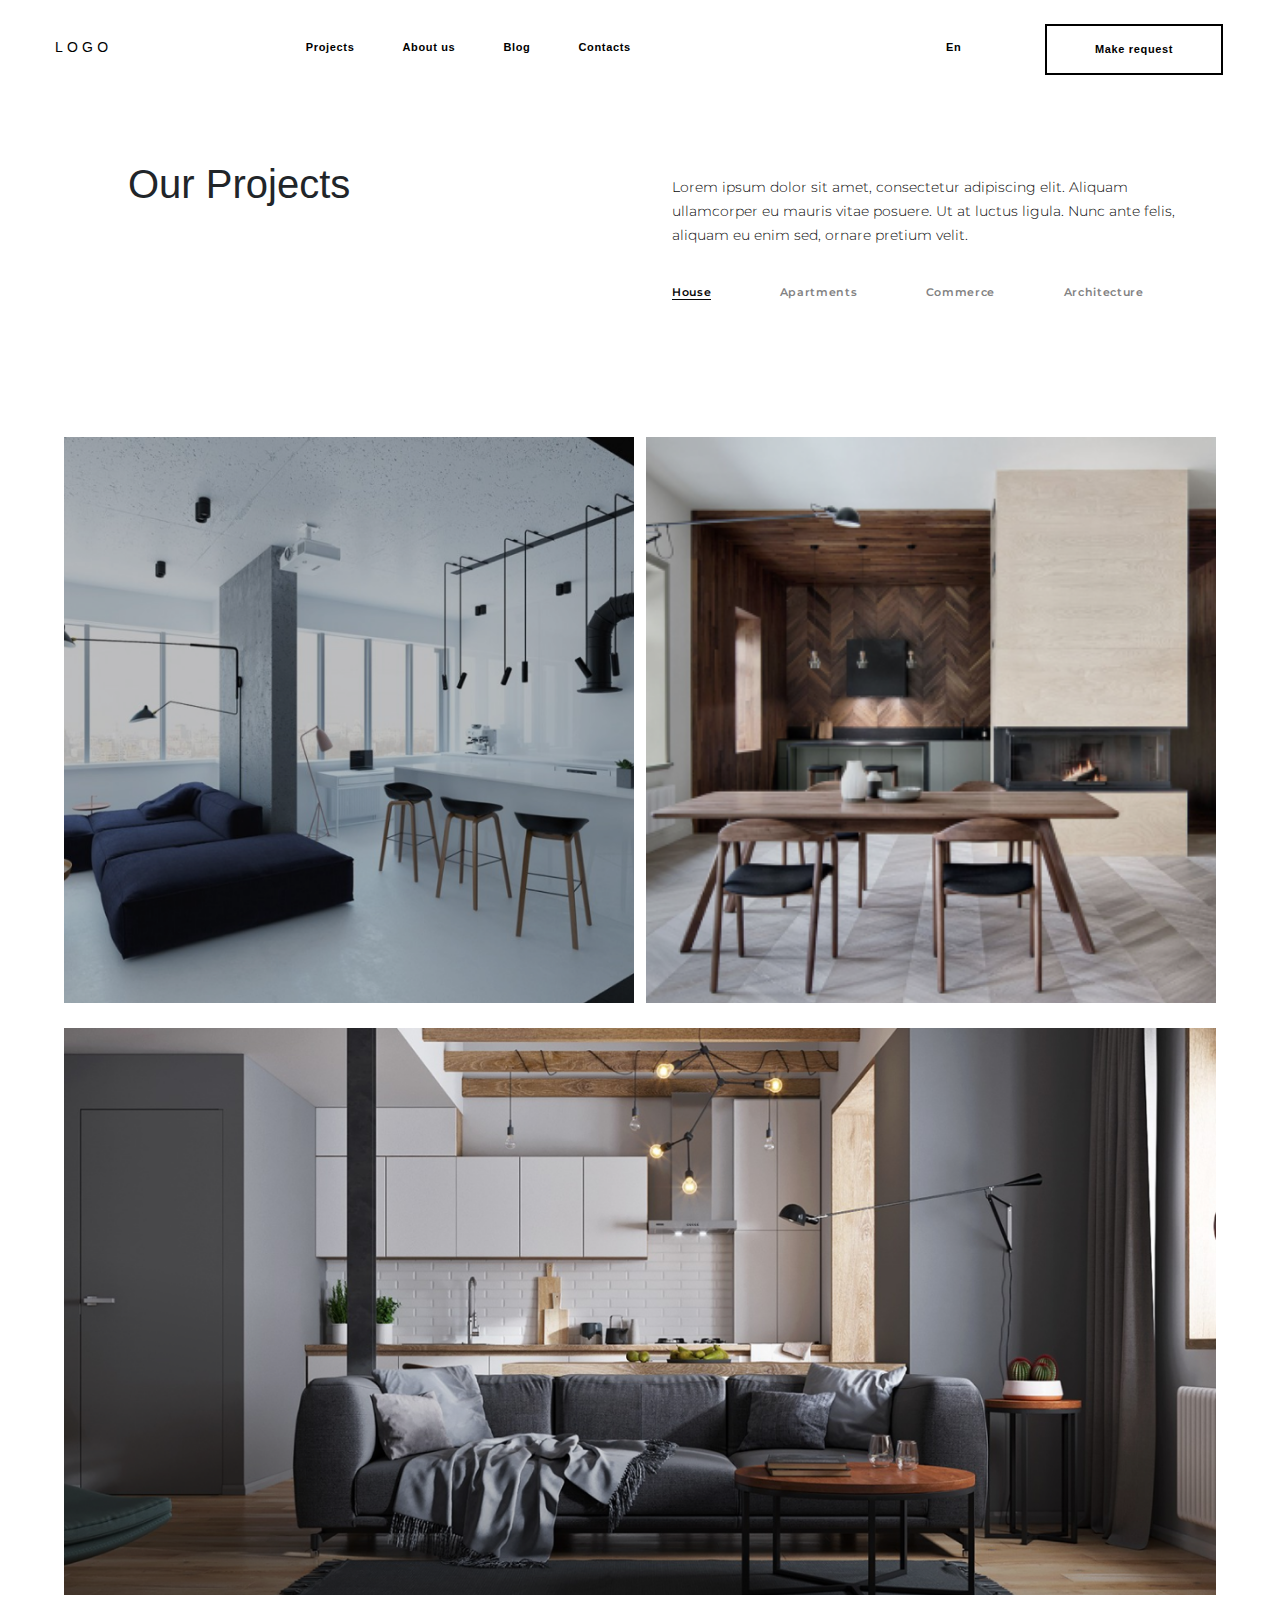
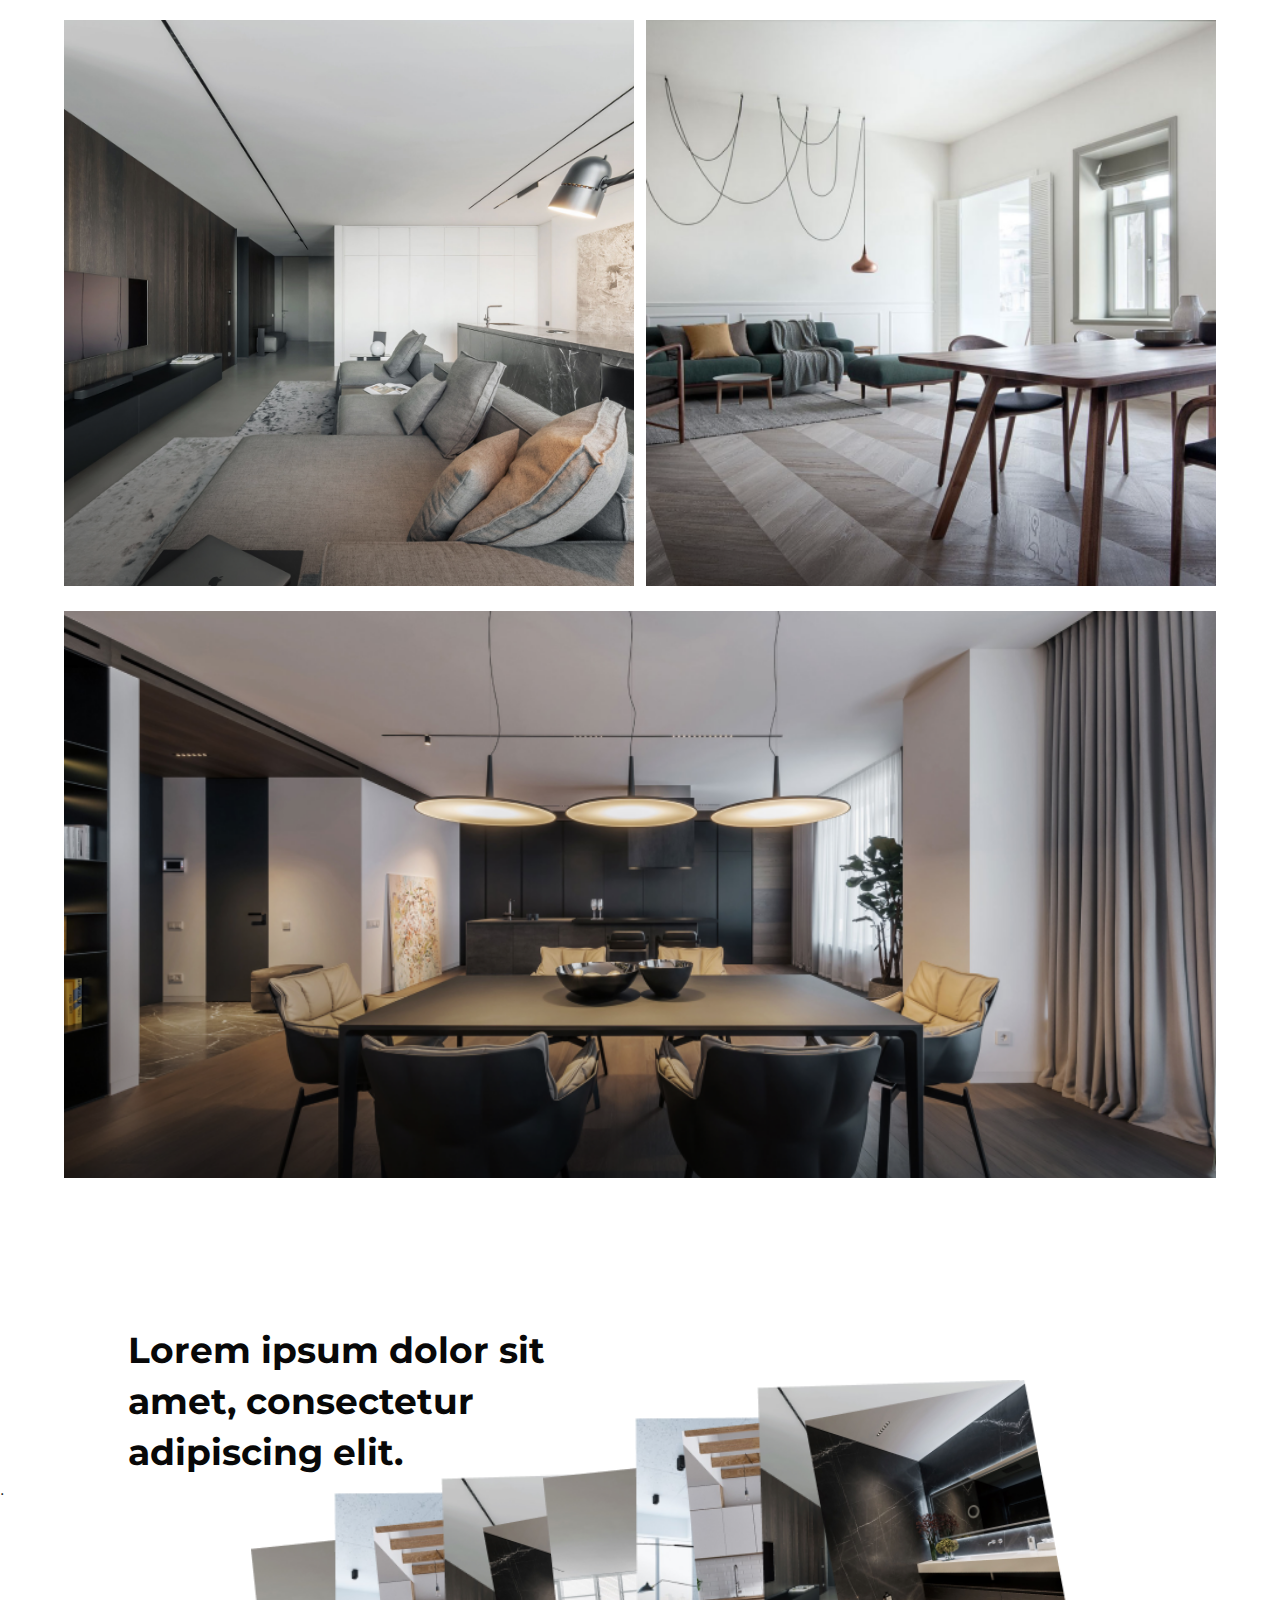
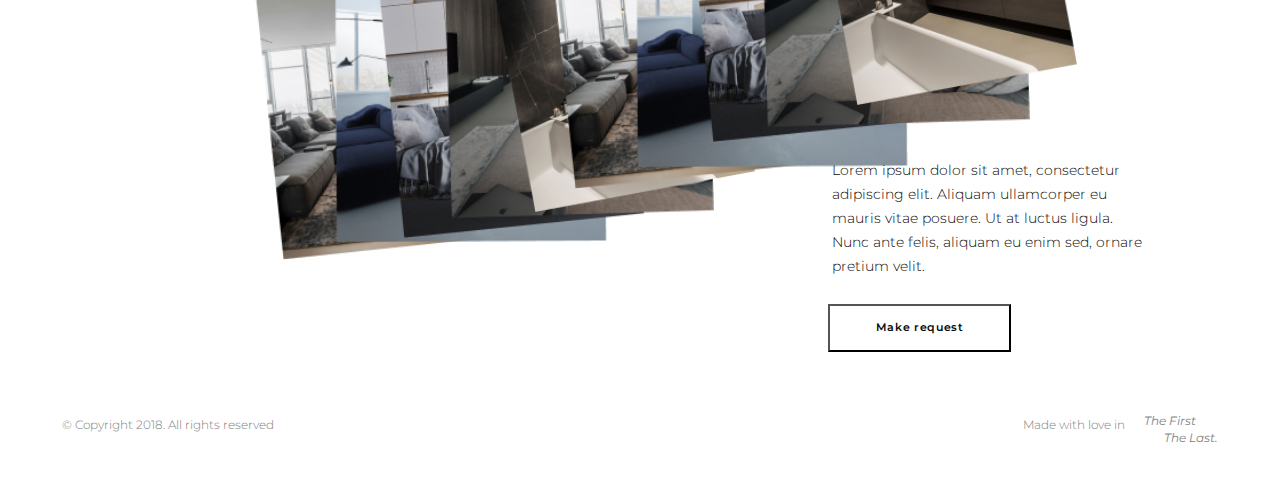
<file: projects.html>
<!DOCTYPE html>
<html lang="en">

<head>
  <meta charset="UTF-8">
  <link rel="preconnect" href="https://fonts.googleapis.com">
  <link rel="preconnect" href="https://fonts.gstatic.com" crossorigin>
  <link href="https://fonts.googleapis.com/css2?family=Montserrat&display=swap" rel="stylesheet">

  <title>Projects</title>
  <meta name="viewport"
    content="width=device-width, initial-scale=1, shrink-to-fit=no, minimum-scale=1, maximum-scale=1">
  <link rel="stylesheet" href="https://cdn.jsdelivr.net/npm/bootstrap@4.0.0/dist/css/bootstrap.min.css"
    integrity="sha384-Gn5384xqQ1aoWXA+058RXPxPg6fy4IWvTNh0E263XmFcJlSAwiGgFAW/dAiS6JXm" crossorigin="anonymous">

  <link rel="stylesheet" href="https://cdn.jsdelivr.net/npm/swiper/swiper-bundle.min.css" />
  <link rel="stylesheet" href="css/projects.css">

</head>

<body>
  <header class="header">
  <div class="header__row">
      <div class="header__logo"><a href="index.html" class="header__logo_item">LOGO</a></div>
      <nav class="header__menu menu">
          <div class="menu__icon icon-menu">
              <span></span>
              <span></span>
              <div class="menu__icon_text">Menu</div>
          </div>
          <div class="menu__body">
              <ul class="menu__list">
                  <li><a href="index.html" class="menu__link menu__link_home">Home</a></li>
                  <li><a href="projects.html" class="menu__link">Projects</a></li>
                  <li><a href="about.html" class="menu__link">About us</a></li>
                  <li><a href="news.html" class="menu__link">Blog</a></li>
                  <li><a href="contact.html" class="menu__link">Contacts</a></li>
              </ul>
              <div id="header__info-for-menu" class="header__info">
                <div class="lang">
                  <a href="#">Fb</a>
                  <a href="#">In</a>
                  <a href="#">Be</a>
                </div>
                <div class="dropdown for-menu">
                  <button type="button" onclick="myFunction()" class="dropbtn"><img src="img/orie.png"> Berlin <img
                      src="img/rowbot.png"></button>
                  <div id="myDropdown" class="dropdown-content">
                    <a href="Kharkiv.html">Kharkiv</a>
                    <a href="Lviv.html">Lviv</a>
                    <a href="London.html">London</a>
                  </div>
                </div>
                <div class="header__contact">
                  <div class="header__contact1">
                    <a href="#">+380983527547</a>
                  </div>
                  <div class="header__contact2">
                    <a href="#">E:info@gmail.com</a>
                  </div>
                </div>
              </div>
          </div>
          
      </nav>
      <div class="header__lang"><a href="#" class="header__lang_item">En</a></div>
      
      <div class="header__button request"><button class="header__button_item popup-link request-but-menu">Make request</button></div>
  </div>
</header>
  <div class="tabq exp__tabs-cont ">
    <div class="tabs exp__tabs-cont1">
      <h1 class="news-tittle">Our Projects</h1>
      <div class="sidebar exp__tabs">
        <h2 class="sidebar-tittle">
          Lorem ipsum dolor sit amet, consectetur adipiscing elit. 
          Aliquam ullamcorper eu mauris vitae posuere. Ut at luctus ligula. Nunc ante felis, aliquam eu enim sed, ornare pretium velit.
        </h2>
        <button type="button" class="exp__tab tab-btn tab-btn-active" data-for-tab="1">House</button>
        <button type="button" class="exp__tab tab-btn" data-for-tab="2">Apartments</button>
        <button type="button" class="exp__tab tab-btn" data-for-tab="3">Commerce</button>
        <button type="button" class="exp__tab tab-btn" data-for-tab="4">Architecture</button>
      </div>
    </div>
    <div class="content">
      <div class="tab-content tab-content-active" data-tab="1">
        <div class="projects__img-cont">
          <div class="projects__img-cont1">
            <a class="projects__ref" href="one-project.html">
              <span class="projects_hover">
                <span class="projects_hover1">
                  <span>Lodz</span>
                  <span>16.10.2018</span>
                  <span>80 sq.m</span>
                </span>
                <span class="projects_hover2 projects_hover2-spec">
                  Eyewear store interior
                </span>
                <span class="projects_hover2">
                  <span class="header__tittle2">
                    <span>― Discover more ―――――――</span>
                  </span>
                </span>
              </span>
            </a>
            <a class="projects__ref projects__ref2" href="one-project.html">
              <span class="projects_hover">
                <span class="projects_hover1">
                  <span>Lodz</span>
                  <span>16.10.2018</span>
                  <span>80 sq.m</span>
                </span>
                <span class="projects_hover2 projects_hover2-spec">
                  Minimalist style home
                </span>
                <span class="projects_hover2">
                  <span class="header__tittle2">
                    <span>― Discover more ―――――――</span>
                  </span>
                </span>
              </span>
            </a>
          </div>
          <div class="projects__img-cont1 projects__img-cont3">
            <a class="projects__ref projects__ref3" href="one-project.html">
              <span class="projects_hover projects_hover-spec">
                <span class="projects_hover1">
                  <span>Lodz</span>
                  <span>16.10.2018</span>
                  <span>80 sq.m</span>
                </span>
                <span class="projects_hover2 projects_hover2-spec">
                  Residence by the lighthouse
                </span>
                <span class="projects_hover2">
                  <span class="header__tittle2">
                    <span>― Discover more</span>
                  </span>
                </span>
              </span>
            </a>
          </div>
          <div class="projects__img-cont1">
            <a class="projects__ref projects__ref4-bg" href="one-project.html">
              <span class="projects_hover">
                <span class="projects_hover1">
                  <span>Lodz</span>
                  <span>16.10.2018</span>
                  <span>80 sq.m</span>
                </span>
                <span class="projects_hover2 projects_hover2-spec">
                  Eyewear store interior
                </span>
                <span class="projects_hover2">
                  <span class="header__tittle2">
                    <span>― Discover more ―――――――</span>
                  </span>
                </span>
              </span>
            </a>
            <a class="projects__ref projects__ref2 projects__ref5-bg" href="one-project.html">
              <span class="projects_hover">
                <span class="projects_hover1">
                  <span>Lodz</span>
                  <span>16.10.2018</span>
                  <span>80 sq.m</span>
                </span>
                <span class="projects_hover2 projects_hover2-spec">
                  Minimalist style home
                </span>
                <span class="projects_hover2">
                  <span class="header__tittle2">
                    <span>― Discover more ―――――――</span>
                  </span>
                </span>
              </span>
            </a>
          </div>
          <div class="projects__img-cont1 projects__img-cont3">
            <a class="projects__ref projects__ref3 projects__ref6-bg" href="one-project.html">
              <span class="projects_hover projects_hover-spec">
                <span class="projects_hover1">
                  <span>Lodz</span>
                  <span>16.10.2018</span>
                  <span>80 sq.m</span>
                </span>
                <span class="projects_hover2 projects_hover2-spec">
                  Residence by the lighthouse
                </span>
                <span class="projects_hover2">
                  <span class="header__tittle2">
                    <span>― Discover more</span>
                  </span>
                </span>
              </span>
            </a>
          </div>
        </div>
      </div>
      <div class="tab-content" data-tab="2">
        <div class="projects__img-cont">
          <div class="projects__img-cont1">
            <a class="projects__ref" href="one-project.html">
              <span class="projects_hover">
                <span class="projects_hover1">
                  <span>Lodz</span>
                  <span>16.10.2018</span>
                  <span>80 sq.m</span>
                </span>
                <span class="projects_hover2 projects_hover2-spec">
                  Eyewear store interior
                </span>
                <span class="projects_hover2">
                  <span class="header__tittle2">
                    <span>― Discover more ―――――――</span>
                  </span>
                </span>
              </span>
            </a>
            <a class="projects__ref projects__ref2" href="one-project.html">
              <span class="projects_hover">
                <span class="projects_hover1">
                  <span>Lodz</span>
                  <span>16.10.2018</span>
                  <span>80 sq.m</span>
                </span>
                <span class="projects_hover2 projects_hover2-spec">
                  Minimalist style home
                </span>
                <span class="projects_hover2">
                  <span class="header__tittle2">
                    <span>― Discover more ―――――――</span>
                  </span>
                </span>
              </span>
            </a>
          </div>
        </div>
      </div>
      <div class="tab-content" data-tab="3">
        <div class="projects__img-cont">
          <div class="projects__img-cont1">
            <a class="projects__ref projects__ref4-bg" href="one-project.html">
              <span class="projects_hover">
                <span class="projects_hover1">
                  <span>Lodz</span>
                  <span>16.10.2018</span>
                  <span>80 sq.m</span>
                </span>
                <span class="projects_hover2 projects_hover2-spec">
                  Eyewear store interior
                </span>
                <span class="projects_hover2">
                  <span class="header__tittle2">
                    <span>― Discover more ―――――――</span>
                  </span>
                </span>
              </span>
            </a>
            <a class="projects__ref projects__ref2 projects__ref5-bg" href="one-project.html">
              <span class="projects_hover">
                <span class="projects_hover1">
                  <span>Lodz</span>
                  <span>16.10.2018</span>
                  <span>80 sq.m</span>
                </span>
                <span class="projects_hover2 projects_hover2-spec">
                  Minimalist style home
                </span>
                <span class="projects_hover2">
                  <span class="header__tittle2">
                    <span>― Discover more ―――――――</span>
                  </span>
                </span>
              </span>
            </a>
          </div>
        </div>
      </div>
      <div class="tab-content" data-tab="4">
        <div class="projects__img-cont">
          <div class="projects__img-cont1 projects__img-cont3">
            <a class="projects__ref projects__ref3" href="one-project.html">
              <span class="projects_hover projects_hover-spec">
                <span class="projects_hover1">
                  <span>Lodz</span>
                  <span>16.10.2018</span>
                  <span>80 sq.m</span>
                </span>
                <span class="projects_hover2 projects_hover2-spec">
                  Residence by the lighthouse
                </span>
                <span class="projects_hover2">
                  <span class="header__tittle2">
                    <span>― Discover more</span>
                  </span>
                </span>
              </span>
            </a>
          </div>
          <div class="projects__img-cont1 projects__img-cont3">
            <a class="projects__ref projects__ref3" href="one-project.html">
              <span class="projects_hover projects_hover-spec">
                <span class="projects_hover1">
                  <span>Lodz</span>
                  <span>16.10.2018</span>
                  <span>80 sq.m</span>
                </span>
                <span class="projects_hover2 projects_hover2-spec">
                  Residence by the lighthouse
                </span>
                <span class="projects_hover2">
                  <span class="header__tittle2">
                    <span>― Discover more</span>
                  </span>
                </span>
              </span>
            </a>
          </div>
        </div>
      </div>
    </div>
  </div>
  <div class="projects__info">
    <h1 class="projects__info1">
      Lorem ipsum dolor sit amet, consectetur adipiscing elit.
    </h1>.
    <div class="projects__img">
      <img class="img1" src="img/col1.png" alt="">
      <img class="img2" src="img/col2.png" alt="">
      <img class="img3" src="img/col3.png" alt="">
      <img class="img4" src="img/col4.png" alt="">
      <img class="img5" src="img/col5.png" alt="">
      <img class="img6" src="img/col1.png" alt="">
      <img class="img7" src="img/col2.png" alt="">
      <img class="img8" src="img/col3.png" alt="">
      <img class="img9" src="img/col4.png" alt="">
      <img class="img10" src="img/col5.png" alt="">
    </div>
    <h2 class="projects__info2">
      Lorem ipsum dolor sit amet, consectetur adipiscing elit. Aliquam ullamcorper eu mauris vitae posuere. Ut at
      luctus ligula. Nunc ante felis, aliquam eu enim sed, ornare pretium velit.
    </h2>
    <button class="request-but request">Make request</button>
  </div>




    <section class="footer">
    <h1 class="footer__coop">© Copyright 2018. All rights reserved</h1>
    <h1 class="footer__made">Made with love in</h1>
    <div class="footer__logo-cont">
        <h2 class="footer__1st">The First</h2>
        <h2 class="footer__2nd">The Last.</h2>

    </div>

</section>





  <div class="modal">
  <div class="modal__content">

    <div class="modal__make-cont1 modal__make-cont">
      <button class="modal__close-button"><img src="./img/close.svg" width="12" alt=""></button>
      <h1>Make request</h1>
      <div class="modal__make1">
        <input type="name" placeholder="Name">
        <input type="phone" placeholder="Phone">
        <input type="email" placeholder="Email">
      </div>
      <div class="modal__make2">
        <input type="last-name" placeholder="Last name">
        <input type="city" placeholder="Your city">
        <div class="select">
          <input class="select__input" type="hidden" name="">
          <div class="select__head">Property type</div>
          <ul class="select__list" style="display: none;">
            <li class="select__item">House</li>
            <li class="select__item">Apartments</li>
            <li class="select__item">Commerce</li>
            <li class="select__item">Architecture</li>
          </ul>
        </div>
      </div>
      <input id="comment" type="comment" class="comment" placeholder="Your comment">
    </div>
    <div class="modal__make-cont2">
      <h3>Area (m2)</h3>
      <div class="radio-cont">
        <div class="radio-cont1">
          <div class="r-c">
            <label for="area1">to 50</label>
            <input type="radio" id="area1" name="area">
          </div>
          <div class="r-c">
            <label for="area2">50-150</label>
            <input type="radio" id="area2" name="area" checked>
          </div>
          <div class="r-c">
            <label for="area3">150-250</label>
            <input type="radio" id="area3" name="area">
          </div>
          <div class="r-c">
            <label for="area4">250-400</label>
            <input type="radio" id="area4" name="area">
          </div>
        </div>
        <div class="radio-cont2">
          <div class="r-c">
            <label for="area5">400-600</label>
            <input type="radio" id="area5" name="area">
          </div>
          <div class="r-c">
            <label for="area6">600-800</label>
            <input type="radio" id="area6" name="area">
          </div>
          <div class="r-c">
            <label for="area7">800-1000</label>
            <input type="radio" id="area7" name="area">
          </div>
          <div class="r-c">
            <label for="area8">1000+</label>
            <input type="radio" id="area8" name="area">
          </div>
        </div>
      </div>
      <div>
      </div>
      <div class="send-req">
        <div class="down-file__cont">
          <label for="myfile" class="label"><img class="forlabel" src="img/downimg.png"></label>
          <input type="file" class="my" id="myfile" name="myfile" multiple>
          <div class="send-tittle">
            <h3>Attach your file</h3>
            <h4>File size not more than 10 MB</h4>
          </div>
        </div>
        <button class="request-but-style confirm">Send Request</button>
      </div>
      <span class="modal__foot">
        It is a long established fact that a reader will be distracted by the readable content of a page when looking
        at its layout. The point of using Lorem Ipsum is that it has a more-or-less normal distribution of letters, as
        opposed to using 'Content here, content here', making it look like readable English.
      </span>
    </div>

  </div>
</div>

<div class="modal2">
  <div class="modal__content modal__content2">
    <button class="modal__close-button"><img src="./img/close.svg" width="12" alt=""></button>
    <h1>Thank you for your message!</h1>
    <h2>Lorem ipsum dolor sit amet, consectetur adipiscing elit. Aliquam ullamcorper eu mauris vitae posuere. Ut at
      luctus ligula. Nunc ante felis, aliquam eu enim sed, ornare pretium velit.</h2>
    <button class="request-but-style back-to-request">Send again</button>
  </div>
</div>

</body>
<script src="https://ajax.googleapis.com/ajax/libs/jquery/3.5.1/jquery.min.js"></script>
<script src="js/script.js"></script>
<script src="js/tabs.js"></script>

</html>
</file>
<file: css/main.css>
.preloader_cont {
  width: 30%;
  display: flex;
  flex-direction: row;
  justify-content: center;
  margin: auto;
}

.progress-percentage {
  font-family: "Montserrat";
  font-style: normal;
  font-weight: 300;
  font-size: 40px;
  line-height: 29px;
  color: #FAFAFA;
  letter-spacing: 0.26em;
}

.hi {
  font-family: "Montserrat";
  font-style: normal;
  font-weight: 300;
  font-size: 40px;
  line-height: 29px;
  color: #FAFAFA;
  letter-spacing: 0.26em;
}

#preloader {
  display: flex;
  position: fixed;
  left: 0;
  top: 0;
  right: 0;
  bottom: 0;
  z-index: 100;
  width: 100%;
  height: 100%;
}

.preloader {
  margin: auto;
  display: flex;
  margin: auto;
}

.light {
  display: none;
}

.light-active {
  display: block;
}

.display-none {
  display: none;
}

._lock {
  overflow: hidden;
}

.for-menu {
  margin-top: 0%;
}

#header__info-for-menu {
  width: 90%;
  margin-left: 0;
  display: none;
}

.header {
  top: 0;
}

@media (max-width: 1024px) {
  #header__info-for-menu {
    display: flex;
  }
}
@media (max-width: 612px) {
  #header__info-for-menu {
    width: 100%;
    margin-left: 0;
  }
}
.header {
  position: absolute;
  width: 100%;
  z-index: 50;
}
.header__row {
  display: flex;
  font-size: 0;
  align-items: center;
  height: 94px;
}
.header__menu {
  position: absolute;
  left: 18.26%;
}
@media (max-width: 612px) {
  .header__menu {
    position: absolute;
    left: 79%;
  }
}
.header__logo {
  position: absolute;
  left: 4.3%;
  top: 39px;
  z-index: 2;
}
.header__logo_item {
  font-weight: 400;
  font-size: 14px;
  line-height: 17px;
  letter-spacing: 0.3em;
  text-transform: uppercase;
  color: #FFFFFF;
}
.header__logo_item.active {
  color: #FFFFFF;
}
@media (max-width: 1024px) {
  .header__logo {
    left: 5.3%;
  }
  .header .menu__link:hover {
    color: #FFFFFF;
  }
}
.header__lang {
  position: absolute;
  top: 41px;
  right: 24.9%;
}
.header__lang_item {
  font-weight: 600;
  font-size: 11px;
  line-height: 13px;
  letter-spacing: 0.06em;
  color: #FFFFFF;
}
.header__lang_item.active {
  color: #FFFFFF;
}
@media (max-width: 1024px) {
  .header__lang {
    right: 29.3%;
  }
}
@media (max-width: 767px) {
  .header__lang {
    right: 38.3%;
  }
}
@media (max-width: 612px) {
  .header__lang {
    right: 28.4%;
  }
}
.header__button {
  position: absolute;
  top: 24px;
  right: 4.44%;
}
.header__button_item {
  font-weight: 600;
  font-size: 11px;
  line-height: 13px;
  letter-spacing: 0.06em;
  color: #FFFFFF;
  padding: 17px 48px;
  border: 1px solid rgba(253, 253, 253, 0.32);
}
.header__button_item.active {
  color: #FFFFFF;
  border: 1px solid rgba(253, 253, 253, 0.32);
}
@media (max-width: 1024px) {
  .header__button {
    right: 5.46%;
  }
  .header__button_item {
    padding: 17px 35px;
  }
}
@media (max-width: 612px) {
  .header__button {
    top: 612px;
    left: 55%;
    display: flex;
    transform: translate(-50%, 0px);
  }
  .header__button_item {
    transform: translate(0px, -1500%);
    transition: all 0.3s ease 0s;
  }
  .header__button_item.active {
    transform: translate(0px, 0px);
  }
}
@media (max-width: 434px) {
  .header__button {
    left: 55%;
  }
  .header__button_item {
    padding: 17px 20px;
  }
}

.menu {
  position: relative;
}
.menu__list {
  display: flex;
  font-size: 0;
  padding-left: 0;
  margin-bottom: 0;
}
.menu__list li {
  padding: 0px 24px;
}
.menu__link {
  font-weight: 600;
  font-size: 11px;
  line-height: 13px;
  letter-spacing: 0.06em;
  color: #fff;
}
.menu__link.active {
  color: #FFFFFF;
}
.menu__link_home {
  display: none;
}
.menu__icon_text {
  display: none;
  font-weight: 600;
  font-size: 11px;
  line-height: 13px;
  letter-spacing: 0.06em;
  color: #FFFFFF;
  position: absolute;
  top: -3px;
  left: 50px;
}
@media (max-width: 1024px) {
  .menu__body {
    position: fixed;
    width: 100%;
    height: 100%;
    top: 0;
    left: 0;
    background-color: #080808;
    opacity: 0.98;
    padding: 211px 0px 0px 0px;
    overflow: auto;
    transform: translate(0px, -100%);
    transition: all 0.7s ease 0s;
  }
  .menu__body.active {
    transform: translate(0px, 0px);
  }
  .menu__list {
    flex-direction: column;
    padding-left: 150px;
  }
  .menu__list li {
    padding: 0px 0px 41px 0px;
  }
  .menu__list li:last-child {
    padding: 0px 0px 150px 0px;
  }
  .menu__link {
    font-weight: 700;
    font-size: 32px;
    line-height: 39px;
    opacity: 0.5;
  }
  .menu__link:hover {
    opacity: 1;
  }
  .menu__link_home {
    display: inline;
  }
  .menu__icon_text {
    display: block;
  }
  .menu__icon_text.active {
    display: none;
  }
}
@media (max-width: 612px) {
  .menu__list {
    text-align: center;
    padding-left: 0px;
  }
  .menu__body {
    padding: 211px 0px 0px 0px;
  }
  .menu__icon_text {
    display: none;
  }
}

@media (max-width: 1024px) {
  .icon-menu {
    display: block;
    position: absolute;
    top: -4px;
    left: 30px;
    width: 28px;
    height: 16px;
    cursor: pointer;
    z-index: 5;
  }
  .icon-menu span {
    transition: all 0.3s ease 0s;
    top: 8px;
    left: 0px;
    position: absolute;
    width: 100%;
    height: 1px;
    background-color: #fff;
  }
  .icon-menu span:first-child {
    top: 0px;
  }
  .icon-menu span:last-child {
    top: auto;
    bottom: 6px;
  }
  .icon-menu.active {
    top: -8px;
  }
  .icon-menu.active span {
    background-color: #fff;
    transform: rotate(45deg) translate(0px, 50%);
  }
  .icon-menu.active span:first-child {
    transform: rotate(-45deg) translate(0px, -50%);
    top: 8px;
  }
}

.header a {
  text-decoration: none;
}

.header a:hover {
  text-decoration: none;
  color: rgba(255, 255, 255, 0.32);
}

.request-but-menu {
  background-color: transparent;
  transition: 0.5s;
}

.request-but-menu:hover {
  background-color: transparent;
  background-color: rgba(253, 253, 253, 0.32);
  transition: 0.5s;
}

.header__info {
  display: flex;
  flex-direction: row;
  justify-content: space-around;
  width: 50%;
  z-index: 2;
  position: absolute;
  bottom: 4%;
  margin-left: 5%;
}

.header__info a {
  font-family: "Montserrat";
  font-style: normal;
  font-weight: 600;
  font-size: 11px;
  line-height: 13px;
  letter-spacing: 0.06em;
  color: #FFFFFF;
}

.dropbtn {
  width: 120px;
  height: 24px;
  background-color: transparent;
  color: white;
  padding: 5px;
  cursor: pointer;
  z-index: 2;
  font-family: "Montserrat";
  font-style: normal;
  font-weight: 600;
  font-size: 11px;
  line-height: 13px;
  letter-spacing: 0.06em;
  min-width: 117px;
  color: #FFFFFF;
  border: 1px solid #C4C4C4;
  border-radius: 88px;
}

.dropbtn:focus,
.dropbtn:hover {
  outline: none;
}

.dropdown {
  position: relative;
  display: inline-block;
  z-index: 2;
}

.dropdown-content {
  display: none;
  position: absolute;
  background-color: transparent;
  overflow: auto;
  z-index: 2;
}

.dropdown-content a {
  padding: 12px 16px;
  text-decoration: none;
  display: block;
  z-index: 2;
  font-family: "Montserrat";
  font-style: normal;
  font-weight: 600;
  font-size: 11px;
  line-height: 13px;
  letter-spacing: 0.06em;
  min-width: 117px;
  color: #FFFFFF;
  text-align: center;
}

.dropdown a:hover {
  background-color: transparent;
  z-index: 2;
  color: rgba(255, 255, 255, 0.32);
}

.show1 {
  bottom: 23px;
  width: 120px;
  display: block;
  z-index: 2;
  border: 1px solid #C4C4C4;
  border-radius: 10px;
}

.lang a {
  margin-right: 5%;
}

.lang {
  width: 20%;
  text-align: center;
}

.next_tittle1 {
  font-family: "Montserrat";
  font-style: normal;
  font-weight: 600;
  font-size: 11px;
  line-height: 13px;
  letter-spacing: 0.06em;
  color: #FFFFFF;
}

.next_tittle2 {
  max-width: 350px;
  font-weight: 700;
  letter-spacing: 0.04em;
  -webkit-text-fill-color: transparent;
  -webkit-text-stroke: 1px #fff;
  font-style: normal;
  font-weight: 700;
  font-size: 32px;
  line-height: 31px;
}

.next_proj {
  max-width: 200px;
  position: absolute;
  transform: rotate(-90deg);
  z-index: 2;
  right: 0%;
  bottom: 10%;
}

.header__contact {
  display: flex;
}

.header__contact2 {
  margin-left: 25%;
}

@media (max-width: 900px) {
  .header__info {
    width: 70%;
  }
}
@media (max-width: 760px) {
  .header__tittle {
    font-size: 40px;
  }
}
@media (max-width: 612px) {
  .header__tittle {
    font-size: 34px;
    line-height: 20px;
  }
  .header__tittle2 {
    line-height: 20px;
  }
  .header__text {
    top: 55%;
    left: 10%;
  }
  .lang {
    display: none;
  }
  .header__contact {
    flex-direction: column;
    justify-content: end;
  }
  .header__contact2 {
    margin: 0;
  }
  .dropdown {
    margin-top: 13px;
  }
  .show1 {
    bottom: 32px;
  }
}
.dropbtn {
  width: 120px;
  height: 24px;
  background-color: transparent;
  color: white;
  padding: 5px;
  cursor: pointer;
  z-index: 2;
  font-family: "Montserrat";
  font-style: normal;
  font-weight: 600;
  font-size: 11px;
  line-height: 13px;
  letter-spacing: 0.06em;
  min-width: 117px;
  color: #FFFFFF;
  border: 1px solid #C4C4C4;
  border-radius: 88px;
}

.footer {
  display: flex;
  flex-direction: row;
  margin: 39px 62px;
}

.footer__coop,
.footer__made {
  font-family: "Montserrat";
  font-style: normal;
  font-weight: 300;
  font-size: 12px;
  line-height: 18px;
  color: #828282;
}

.footer__made {
  margin-left: auto;
  margin-right: 19px;
}

.footer__1st,
.footer__2nd {
  font-family: "Montserrat";
  font-style: italic;
  font-weight: 400;
  font-size: 12px;
  line-height: 80%;
  color: #FFFFFF;
}

.footer__2nd {
  margin-left: 20px;
}

@media (max-width: 600px) {
  .footer {
    flex-direction: column;
  }
  .footer__1st,
.footer__2nd,
.footer__logo-cont,
.footer__coop,
.footer__made {
    margin: 1% auto;
    text-align: center;
  }
}
.hidden {
  overflow: hidden;
}

.modal {
  width: 100%;
  height: 100%;
  position: absolute;
  display: none;
  opacity: 0;
  z-index: 1000;
  background: rgb(0, 0, 0);
  justify-content: center;
  align-items: flex-start;
  overflow: auto;
}

.modal__content {
  display: flex;
  flex-direction: column;
  width: 90%;
  margin: 5% auto;
  background: #F6F6F6;
}

.modal__content h1 {
  width: 100%;
  font-family: "Montserrat";
  font-style: normal;
  font-weight: 700;
  font-size: 24px;
  line-height: 29px;
  text-align: center;
  color: #3A3E4B;
  margin: 5% auto;
}

.modal__make-cont1 {
  display: flex;
  flex-direction: row;
  flex-wrap: wrap;
  width: 90%;
  margin: 30px auto 0;
  background-color: white;
}

.modal__make1 {
  display: flex;
  flex-direction: column;
  width: 50%;
}

.modal__make2 {
  display: flex;
  flex-direction: column;
  width: 50%;
}

.modal__make-cont input {
  font-family: "Montserrat";
  font-style: normal;
  font-weight: 500;
  font-size: 11px;
  line-height: 13px;
  letter-spacing: 0.06em;
  color: #313131;
  height: 25px;
  border: none;
  border-bottom: 2px solid rgba(214, 214, 214, 0.3);
  width: 80%;
  margin: 0 0 38px 52px;
}

.modal__make-cont input:hover,
.modal__make-cont input:active,
.modal__make-cont input:focus {
  outline: none;
  border: none;
  border-bottom: 2px solid rgba(214, 214, 214, 0.3);
}

#comment {
  width: 90%;
}

.modal__close-button {
  background: transparent;
  height: 30px;
  width: 30px;
  display: -webkit-box;
  display: -ms-flexbox;
  display: flex;
  -webkit-box-pack: center;
  -ms-flex-pack: center;
  justify-content: center;
  -webkit-box-align: center;
  -ms-flex-align: center;
  align-items: center;
  border: none;
  background: none;
  cursor: pointer;
  -webkit-transition: 0.3s;
  transition: 0.3s;
  outline: none;
  margin-left: auto;
}

.modal__close-button:hover {
  -webkit-transition: 0.3s;
  transition: 0.3s;
  -webkit-transform: rotate(180deg);
  transform: rotate(180deg);
}

.select {
  position: relative;
  display: block;
  min-width: 220px;
  width: 80%;
  margin: 0 0 38px 52px;
}

.select__head {
  font-family: "Montserrat";
  font-style: normal;
  font-weight: 500;
  font-size: 11px;
  line-height: 13px;
  letter-spacing: 0.06em;
  color: #313131;
  height: 25px;
  width: 100%;
  max-width: 100%;
  border-bottom: 2px solid rgba(214, 214, 214, 0.3);
  color: rgba(66, 67, 72, 0.8);
  cursor: pointer;
}

.select__head::after {
  width: 10px;
  height: 6px;
  background: #FFF url("../img/rowmodal.png") no-repeat center/cover;
  position: absolute;
  right: 20px;
  bottom: 50%;
  transform: translateY(50%);
  content: "";
  display: block;
  transition: 0.2s ease-in;
}

.select__head.open::after {
  transform: translateY(50%) rotate(180deg);
}

.select__list {
  font-family: "Montserrat";
  font-style: normal;
  font-weight: 500;
  font-size: 11px;
  line-height: 13px;
  letter-spacing: 0.06em;
  color: #313131;
  height: 100px;
  width: 100%;
  max-width: 100%;
  border-bottom: 2px solid rgba(214, 214, 214, 0.3);
  color: rgba(66, 67, 72, 0.8);
  cursor: pointer;
  display: none;
  position: absolute;
  top: 100%;
  left: 0;
  right: 0;
  margin-top: 5px;
  max-height: 205px;
  overflow-y: auto;
  z-index: 100;
  margin: 0;
  padding: 0;
  scrollbar-color: dark;
  scrollbar-width: thin;
  overscroll-behavior: contain;
}

.select__list::-webkit-scrollbar {
  width: 7px;
  background-color: #F8F9FA;
  padding: 5px;
}

.select__list::-webkit-scrollbar-thumb {
  border-radius: 10px;
  background-color: #D9D9D9;
}

.select__list .select__item {
  position: relative;
  padding: 10px 15px 10px 0;
  cursor: pointer;
  list-style-type: none;
  background-color: white;
}

.select__list .select__item:hover {
  background-color: white;
}

.modal__make-cont2 {
  display: flex;
  flex-direction: column;
  width: 90%;
  margin: 1% auto 30px;
  background-color: white;
  padding: 5% 0;
}

.modal__make-cont2 h3 {
  font-family: "Montserrat";
  font-style: normal;
  font-weight: 600;
  font-size: 11px;
  line-height: 13px;
  letter-spacing: 0.06em;
  color: #3A3E4B;
  margin: 0 0 38px 52px;
}

.radio-cont,
.radio-cont1,
.radio-cont2 {
  display: flex;
  flex-direction: row;
}

.radio-cont1,
.radio-cont2 {
  width: 50%;
}

.r-c {
  display: flex;
  flex-direction: column;
  font-family: "Montserrat";
  font-style: normal;
  font-weight: 500;
  font-size: 9px;
  line-height: 11px;
  text-align: center;
  letter-spacing: 0.06em;
  color: black;
  width: 100%;
}

.r-c input {
  width: 20px;
  height: 20px;
  margin: 10px auto;
  -webkit-appearance: none;
  -moz-appearance: none;
  appearance: none;
  transition: 0.2s all linear;
  outline: none;
  background-image: url(../img/inputbg.png);
  background-size: cover;
}

.r-c input:checked {
  background-image: url(../img/inputbgbl.png);
  background-size: cover;
}

.down-file__cont {
  display: flex;
  flex-direction: row;
  width: 50%;
  margin-left: 10%;
}

.my {
  width: 0.1px;
  height: 0.1px;
  opacity: 0;
  overflow: hidden;
  position: absolute;
  z-index: -1;
}

.label {
  position: relative;
  width: 39px;
  height: 39px;
  display: block;
  cursor: pointer;
  margin: 0 0 0 52px;
}

.preview {
  position: absolute;
  top: -42px;
  left: -110px;
  width: 135px;
  height: 120px;
}

.send-req {
  display: flex;
  flex-direction: row;
  width: 90%;
  margin-top: 5%;
}

.send-tittle {
  display: flex;
  flex-direction: column;
  justify-content: center;
  margin: 0 0 0 2%;
}

.send-tittle h3 {
  font-family: "Montserrat";
  font-style: normal;
  font-weight: 600;
  font-size: 11px;
  line-height: 13px;
  letter-spacing: 0.06em;
  color: #3A3E4B;
  text-align: left;
  margin: 0%;
}

.send-tittle h4 {
  font-family: "Montserrat";
  font-style: normal;
  font-weight: 500;
  font-size: 9px;
  line-height: 11px;
  letter-spacing: 0.06em;
  color: rgba(58, 62, 75, 0.45);
}

.request-but-style {
  font-family: "Montserrat";
  font-style: normal;
  font-weight: 600;
  font-size: 11px;
  line-height: 13px;
  text-align: center;
  letter-spacing: 0.06em;
  color: white;
  width: 183px;
  height: 48px;
  background: #080808;
  margin-left: auto;
}

.request-but-style:hover {
  outline: none;
  color: #828282;
  cursor: pointer;
}

.modal__foot {
  width: 60%;
  font-family: "Montserrat";
  font-style: normal;
  font-weight: 400;
  font-size: 10px;
  line-height: 14px;
  text-align: center;
  letter-spacing: 0.06em;
  color: #AFB0B2;
  margin: 5% auto 5%;
}

.modal2 {
  height: 100%;
  width: 100%;
  position: absolute;
  display: none;
  opacity: 0;
  z-index: 1000;
  background: rgb(0, 0, 0);
  justify-content: center;
  align-items: flex-start;
  overflow-y: scroll;
  top: 0;
}

.modal__make-cont2 .modal2 {
  height: 100%;
  width: 100%;
  position: absolute;
  visibility: hidden;
  opacity: 0;
  z-index: 1000;
  background: rgb(0, 0, 0);
  display: flex;
  justify-content: center;
  align-items: flex-start;
  overflow-y: scroll;
  top: 0;
}
.modal__make-cont2 .modal2 h1 {
  width: 80%;
  font-family: "Montserrat";
  font-style: normal;
  font-weight: 700;
  font-size: 24px;
  line-height: 29px;
  text-align: center;
  color: #3A3E4B;
  margin-left: auto;
  margin-right: auto;
}
.modal__make-cont2 .modal2 h2 {
  width: 80%;
  font-family: "Montserrat";
  font-style: normal;
  font-weight: 300;
  font-size: 14px;
  line-height: 24px;
  text-align: center;
  color: #3A3E4B;
  opacity: 0.7;
  margin-left: auto;
  margin-right: auto;
}
.modal__make-cont2 .back-to-request {
  margin: 5% auto;
}
.modal__make-cont2 .modal__content2 {
  width: 60%;
}

.modal2 h1 {
  width: 80%;
  font-family: "Montserrat";
  font-style: normal;
  font-weight: 700;
  font-size: 24px;
  line-height: 29px;
  text-align: center;
  color: #3A3E4B;
  margin-left: auto;
  margin-right: auto;
}

.modal2 h2 {
  width: 80%;
  font-family: "Montserrat";
  font-style: normal;
  font-weight: 300;
  font-size: 14px;
  line-height: 24px;
  text-align: center;
  color: #3A3E4B;
  opacity: 0.7;
  margin-left: auto;
  margin-right: auto;
}

.back-to-request {
  margin: 5% auto;
}

.modal__content2 {
  margin: auto;
  width: 60%;
}

@media (max-width: 900px) {
  .modal__make1,
.modal__make2 {
    width: 80%;
  }
  .modal__make-cont input {
    width: 100%;
  }
  .select {
    width: 100%;
  }
  #comment {
    width: 80%;
  }
  .radio-cont {
    flex-wrap: wrap;
  }
  .radio-cont1,
.radio-cont2 {
    width: 100%;
  }
  .down-file__cont {
    display: none;
  }
  .send-req {
    width: 100%;
  }
  .confirm {
    margin-left: auto;
    margin-right: auto;
  }
  .modal__foot {
    display: none;
  }
  .modal__content2 {
    width: 80%;
  }
}
@media (max-width: 400px) {
  .modal__make1,
.modal__make2 {
    width: 100%;
  }
  .modal__content {
    margin: 0;
    width: 100%;
    background-color: black;
  }
  .modal__make-cont input {
    width: 90%;
    margin-left: 10px;
  }
  .select,
.select__head,
.select__list {
    width: 95%;
    margin-left: 10px;
  }
  .select {
    margin-left: 0;
  }
  #comment {
    width: 90%;
  }
  .select__head::after {
    right: 46px;
  }
  .modal__content2 {
    width: 90%;
    background-color: white;
  }
}
.modal_active {
  position: fixed;
  top: 0;
  display: flex;
  opacity: 1;
}

#navbar {
  height: 10px;
  z-index: 2;
}

.info {
  position: relative;
}

.swiper-slide img {
  width: 100%;
  height: 800px;
}

.swiper-pagination span {
  background-image: url(../img/pg.png);
  width: 90px;
  height: 1px;
  border-radius: 0;
}

#swiper-next {
  top: 65%;
  left: 84%;
  z-index: 11;
}

#swiper-prev {
  top: 65%;
  left: 66%;
  z-index: 11;
}

#swiper-pag {
  bottom: 34%;
  left: 26%;
}

@media (max-width: 1200px) {
  #swiper-next {
    left: 88%;
  }
  #swiper-prev {
    left: 61%;
  }
}
.swiper-button-next,
.swiper-button-prev {
  color: white;
}

.swiper-button-next:after,
.swiper-button-prev:after {
  font-size: 8px;
}

.header__text {
  position: absolute;
  z-index: 2;
  top: 36%;
  left: 16%;
}

.header__tittle {
  font-family: "Montserrat";
  font-style: normal;
  font-weight: 700;
  font-size: 56px;
  line-height: 68px;
  color: #FFFFFF;
}

.header__tittle2 img {
  padding-top: 12px;
}

.header__tittle2 a {
  font-family: "Montserrat";
  font-style: normal;
  font-weight: 700;
  font-size: 10px;
  line-height: 12px;
  margin-top: 10%;
  letter-spacing: 0.12em;
  text-transform: uppercase;
  color: #FFFFFF;
}

.header__info {
  display: flex;
  flex-direction: row;
  justify-content: space-around;
  width: 50%;
  z-index: 2;
  position: absolute;
  bottom: 4%;
  margin-left: 5%;
}

.header__info a {
  font-family: "Montserrat";
  font-style: normal;
  font-weight: 600;
  font-size: 11px;
  line-height: 13px;
  letter-spacing: 0.06em;
  color: #FFFFFF;
}

.dropbtn {
  width: 120px;
  height: 24px;
  background-color: transparent;
  color: white;
  padding: 5px;
  cursor: pointer;
  z-index: 2;
  font-family: "Montserrat";
  font-style: normal;
  font-weight: 600;
  font-size: 11px;
  line-height: 13px;
  letter-spacing: 0.06em;
  min-width: 117px;
  color: #FFFFFF;
  border: 1px solid #C4C4C4;
  border-radius: 88px;
}

.dropbtn:focus,
.dropbtn:hover {
  outline: none;
}

.dropdown {
  position: relative;
  display: inline-block;
  z-index: 2;
}

.dropdown-content {
  display: none;
  position: absolute;
  background-color: transparent;
  overflow: auto;
  z-index: 2;
}

.dropdown-content a {
  padding: 12px 16px;
  text-decoration: none;
  display: block;
  z-index: 2;
  font-family: "Montserrat";
  font-style: normal;
  font-weight: 600;
  font-size: 11px;
  line-height: 13px;
  letter-spacing: 0.06em;
  min-width: 117px;
  color: #FFFFFF;
  text-align: center;
}

.dropdown a:hover {
  background-color: transparent;
  z-index: 2;
  color: rgba(255, 255, 255, 0.32);
}

.show1 {
  bottom: 23px;
  width: 120px;
  display: block;
  z-index: 2;
  border: 1px solid #C4C4C4;
  border-radius: 10px;
}

.lang a {
  margin-right: 5%;
}

.lang {
  width: 20%;
  text-align: center;
}

.next_tittle1 {
  font-family: "Montserrat";
  font-style: normal;
  font-weight: 600;
  font-size: 11px;
  line-height: 13px;
  letter-spacing: 0.06em;
  color: #FFFFFF;
}

.next_tittle2 {
  max-width: 350px;
  font-weight: 700;
  letter-spacing: 0.04em;
  -webkit-text-fill-color: transparent;
  -webkit-text-stroke: 1px #fff;
  font-style: normal;
  font-weight: 700;
  font-size: 32px;
  line-height: 31px;
}

.next_proj {
  max-width: 200px;
  position: absolute;
  transform: rotate(-90deg);
  z-index: 2;
  right: 0%;
  bottom: 10%;
}

.header__contact {
  display: flex;
}

.header__contact2 {
  margin-left: 25%;
}

@media (max-width: 900px) {
  .header__info {
    width: 70%;
  }
}
@media (max-width: 760px) {
  .header__tittle {
    font-size: 40px;
  }
  .next_proj {
    max-width: 320px;
    right: -15%;
    bottom: 20%;
  }
  #swiper-next {
    left: 86%;
  }
  #swiper-prev {
    left: 55%;
  }
  #swiper-pag {
    left: 22%;
  }
}
@media (max-width: 612px) {
  .swiper-slide img {
    width: 100%;
    height: 600px;
  }
  .header__tittle {
    font-size: 34px;
    line-height: 20px;
  }
  .header__tittle2 {
    line-height: 20px;
  }
  .header__text {
    top: 55%;
    left: 10%;
  }
  .next_proj {
    max-width: 320px;
    right: -15%;
    bottom: 20%;
  }
  #swiper-next {
    left: 52%;
    top: 47.5%;
  }
  #swiper-prev {
    left: 5%;
    top: 47.5%;
  }
  #swiper-pag {
    top: 45%;
    left: -19%;
  }
  .next_tittle1 {
    display: none;
  }
  .next_tittle2 {
    font-family: "Montserrat";
    font-style: normal;
    font-weight: 700;
    font-size: 18px;
    line-height: 18px;
    letter-spacing: 2px;
    color: #FFFFFF;
  }
  .next_proj {
    right: -90px;
  }
  .lang {
    display: none;
  }
  .header__contact {
    flex-direction: column;
    justify-content: end;
  }
  .header__contact2 {
    margin: 0;
  }
  .dropdown {
    margin-top: 13px;
  }
  .show1 {
    bottom: 32px;
  }
}
@media (max-width: 480px) {
  .swiper-pagination span {
    width: 60px;
  }
  .next_tittle2 {
    font-size: 12px;
  }
  .next_proj {
    right: -14%;
    top: 81%;
  }
}
.about,
.about__comp-title1 {
  display: flex;
  flex-direction: column;
}

.about__comp-title {
  margin-top: 5%;
}

.about__comp-title,
.about__comp-title2 {
  display: flex;
  flex-direction: row;
}

.header__tittle2-black a {
  color: black;
}

.about_tittle {
  font-family: "Montserrat";
  font-style: normal;
  font-weight: 700;
  font-size: 32px;
  line-height: 39px;
  color: #080808;
}

.about_tittle1,
.about_tittle2 {
  font-family: "Montserrat";
  font-style: normal;
  font-weight: 300;
  font-size: 14px;
  line-height: 24px;
  color: #080808;
  opacity: 0.7;
}

.about__comp-title1 {
  width: 44%;
  margin: 10% 0 0 10%;
}

.about__img1 {
  width: 30%;
  margin-left: auto;
}

.about__comp-title2-text {
  width: 22%;
  font-family: "Montserrat";
  font-style: normal;
  font-weight: 300;
  font-size: 16px;
  line-height: 170.66%;
  color: #080808;
  opacity: 0.7;
}

.about__comp-title2-text span {
  font-weight: 700;
  font-size: 25.575px;
  line-height: 31px;
  opacity: 1;
}

.about__comp-title2 {
  justify-content: space-around;
  margin-top: 10%;
  margin-bottom: 10%;
}

.about__img-cont {
  position: relative;
}

.about__img2 {
  width: 300px;
  position: absolute;
  top: -40%;
  left: 88%;
}

.about__img3 {
  width: 300px;
}

@media (max-width: 1200px) {
  .about__img2 {
    width: 200px;
  }
  .about__img3 {
    width: 200px;
  }
}
@media (max-width: 950px) {
  .about__img1 {
    display: none;
  }
  .about__comp-title1 {
    width: 90%;
    margin-left: auto;
    margin-right: auto;
  }
  .about__comp-title2 {
    flex-direction: column;
    margin-top: 30%;
  }
  .about__img2 {
    width: 350px;
    left: 30%;
    top: -59%;
  }
  .about__img-cont {
    width: 60%;
    margin-left: 15%;
  }
  .about__comp-title2-text {
    width: 40%;
    margin-left: auto;
    margin-right: 10%;
  }
}
@media (max-width: 550px) {
  .about__img-cont {
    margin-bottom: 20%;
  }
  .about__img2 {
    width: 200px;
    left: 30%;
    top: -59%;
  }
  .about__img3 {
    width: 100px;
  }
  .about__comp-title2-text {
    width: 90%;
    margin-left: auto;
    margin-right: auto;
  }
}
.projects {
  background-color: #080808;
  display: flex;
  flex-direction: column;
}

.projects__tittle1 {
  font-family: "Montserrat";
  font-style: normal;
  font-weight: 700;
  font-size: 36px;
  line-height: 44px;
  text-align: center;
  color: #FFFFFF;
  margin: 10% auto 2%;
}

.projects__tittle2 {
  font-family: "Montserrat";
  font-style: normal;
  font-weight: 300;
  font-size: 14px;
  line-height: 24px;
  text-align: center;
  color: #828282;
  width: 30%;
  margin: 0 auto;
}

.projects__img-cont {
  display: flex;
  flex-direction: column;
  margin-top: 10%;
}

.projects__img-cont1 {
  display: flex;
}

.projects__img-cont1 {
  width: 100%;
}

.projects__ref {
  background-image: url(../img/proj1.png);
  background-size: cover;
  width: 45%;
  margin-left: 5%;
  font-family: "Montserrat";
  font-style: normal;
  font-weight: 400;
  font-size: 11px;
  line-height: 17px;
  color: transparent;
}

.projects__ref2 {
  background-image: url(../img/proj2.png);
  width: 45%;
  margin-right: 5%;
  margin-left: 1%;
}

.projects__ref3 {
  display: flex;
  background-image: url(../img/proj3.png);
  width: 90%;
  margin: 1% 5%;
}

.projects__ref4 {
  background-image: url(../img/proj4.png);
}

.projects__ref5 {
  background-color: white;
  width: 45%;
  margin-right: 5%;
  margin-left: 1%;
}

.projects__ref:hover {
  color: white;
  text-decoration: none;
}

.projects_hover {
  display: flex;
  flex-direction: column;
  width: 100%;
  margin: 5%;
}

.projects_hover2 {
  font-weight: 700;
  font-size: 22px;
  line-height: 28px;
}

.projects_hover2 span {
  text-transform: uppercase;
  font-size: 11px;
}

.projects_hover1 span {
  margin-right: 5%;
}

.projects_hover2-spec {
  margin: 71% 0 5%;
}

.projects_hover-spec {
  width: 43%;
}

.projects__ref5 {
  display: flex;
  flex-direction: column;
  font-family: "Montserrat";
  font-style: normal;
  font-weight: 700;
  font-size: 20px;
  line-height: 25px;
  color: #080808;
  text-decoration: none;
}

.projects__ref5 span {
  margin: auto;
  margin-bottom: 0;
}

.projects__ref5 img {
  width: 40%;
  margin: auto;
  margin-top: 5%;
}

.projects__ref5:hover {
  color: #080808;
  text-decoration: none;
}

@media (max-width: 900px) {
  .projects__img-cont1 {
    flex-direction: column;
  }
  .projects__tittle2 {
    width: 80%;
  }
  .projects__ref,
.projects__ref5 {
    width: 90%;
    margin: 1% auto;
    color: #FFFFFF;
  }
  .projects__ref5 img {
    margin: 5% auto;
  }
  .projects__ref5 span {
    margin: 5% auto 0;
    color: #080808;
  }
}
.projects__img {
  position: relative;
  max-width: 800px;
  margin: 0 auto;
  left: 5%;
  top: -122px;
}

.projects__img img {
  position: absolute;
  width: 211px;
  width: 273px;
  transition: 0.5s;
}

.img1 {
  left: 100px;
  z-index: 10;
}

.img1:hover {
  transform: rotate(10.5deg);
  width: 300px;
  transition: 0.5s;
}

.img2 {
  left: 53px;
  z-index: 9;
}

.img2:hover {
  transform: rotate(1.72deg);
  width: 300px;
  transition: 0.5s;
  z-index: 20;
}

.img3 {
  left: -23px;
  top: 26px;
  z-index: 8;
}

.img3:hover {
  transform: rotate(5.81deg);
  width: 300px;
  transition: 0.5s;
  z-index: 20;
}

.img4 {
  left: -69px;
  top: 37px;
  z-index: 7;
}

.img4:hover {
  width: 300px;
  transition: 0.5s;
  z-index: 20;
}

.img5 {
  left: -161px;
  top: 72px;
  z-index: 6;
}

.img5:hover {
  transform: rotate(5.99deg);
  width: 300px;
  transition: 0.5s;
  z-index: 20;
}

.img6 {
  top: 107px;
  left: -222px;
  z-index: 5;
}

.img6:hover {
  transform: rotate(10.5deg);
  width: 300px;
  transition: 0.5s;
  z-index: 20;
}

.img7 {
  top: 91px;
  left: -263px;
  z-index: 4;
}

.img7:hover {
  transform: rotate(1.72deg);
  width: 300px;
  transition: 0.5s;
  z-index: 20;
}

.img8 {
  top: 122px;
  left: -332px;
  z-index: 3;
}

.img8:hover {
  transform: rotate(5.81deg);
  width: 300px;
  transition: 0.5s;
  z-index: 20;
}

.img9 {
  top: 112px;
  left: -370px;
  z-index: 2;
}

.img9:hover {
  width: 300px;
  transition: 0.5s;
  z-index: 20;
}

.img10 {
  top: 143px;
  left: -453px;
  z-index: 1;
}

.img10:hover {
  transform: rotate(5.99deg);
  width: 300px;
  transition: 0.5s;
  z-index: 20;
}

.request-but {
  font-family: "Montserrat";
  font-style: normal;
  font-weight: 600;
  font-size: 11px;
  line-height: 13px;
  text-align: center;
  letter-spacing: 0.06em;
  color: #080808;
  width: 183px;
  height: 48px;
  background: #FFFFFF;
  margin: 2% 21% 0 auto;
}

.request-but:hover {
  outline: none;
  color: #828282;
  cursor: pointer;
}

.projects__info {
  display: flex;
  flex-direction: column;
  margin-top: 5%;
  margin-bottom: 5%;
}

.projects__info1 {
  font-family: "Montserrat";
  font-style: normal;
  font-weight: 700;
  font-size: 36px;
  line-height: 51px;
  color: #FFFFFF;
  width: 35%;
  text-align: left;
  margin: 0 auto 0 10%;
}

.projects__info2 {
  font-family: "Montserrat";
  font-style: normal;
  font-weight: 300;
  font-size: 14px;
  line-height: 24px;
  color: #FFFFFF;
  width: 25%;
  margin: 20% 10% 0 auto;
  z-index: 11;
}

@media (max-width: 900px) {
  .projects__img {
    display: none;
  }
  .projects__info1 {
    width: 80%;
    text-align: center;
    margin: 0 auto 0 auto;
  }
  .projects__info2 {
    width: 80%;
    text-align: center;
    margin: 5% auto 0 auto;
  }
  .request-but {
    margin: 2% auto 0 auto;
  }
}
.pelle {
  background-image: url(../img/bg1.png);
  background-size: cover;
  background-position: center;
}

.pelle-cont {
  display: flex;
  flex-direction: column;
  justify-content: center;
  width: 100%;
  padding: 25% 0;
}

.pelle-cont h1 {
  font-family: "Montserrat";
  font-style: normal;
  font-weight: 700;
  font-size: 56px;
  line-height: 68px;
  color: #080808;
  text-align: center;
}

.pelle-cont h2 {
  font-family: "Montserrat";
  font-style: normal;
  font-weight: 300;
  font-size: 14px;
  line-height: 24px;
  text-align: center;
  color: #080808;
  opacity: 0.6;
}

.pelle-cont p {
  margin-bottom: 0;
}

@media (max-width: 600px) {
  .pelle-cont h1 {
    font-size: 32px;
    line-height: 39px;
  }
}
.request-but2 {
  font-family: "Montserrat";
  font-style: normal;
  font-weight: 600;
  font-size: 11px;
  line-height: 13px;
  text-align: center;
  letter-spacing: 0.06em;
  color: #080808;
  width: 183px;
  height: 48px;
  background: #FFFFFF;
  border: none;
  margin-top: 10%;
}

.request-but2:hover {
  outline: none;
  color: #828282;
  cursor: pointer;
}

.contact {
  background-image: url(../img/contactbg.png);
  background-size: cover;
  display: flex;
  flex-direction: column;
}

.contact__cont {
  display: flex;
  flex-direction: column;
  width: 90%;
  margin: 10% auto;
}

.contact__cont1 {
  display: flex;
  flex-direction: row;
  flex-wrap: wrap;
}

.contact__cont h1 {
  font-family: "Montserrat";
  font-style: normal;
  font-weight: 700;
  font-size: 32px;
  line-height: 39px;
  color: #FAFAFA;
  margin-bottom: 2%;
}

.contact__cont p {
  margin: 0;
}

.contact__cont h2 {
  font-family: "Montserrat";
  font-style: normal;
  font-weight: 300;
  font-size: 14px;
  line-height: 24px;
  color: #FAFAFA;
  opacity: 0.6;
}

.contact__cont ul {
  font-family: "Montserrat";
  font-style: normal;
  font-weight: 300;
  font-size: 11px;
  line-height: 13px;
  letter-spacing: 0.06em;
  color: #828282;
  list-style: none;
  margin: 0;
  padding: 0;
}

.contact__cont li {
  padding: 1% 0;
}

.spec-li {
  font-family: "Montserrat";
  font-style: normal;
  font-weight: 700;
  font-size: 16px;
  line-height: 22px;
  color: #FAFAFA;
  margin-bottom: 5%;
}

.contact__ref {
  margin-left: auto;
  margin-top: 10%;
}

.contact__ul-cont {
  width: 25%;
  margin-top: 10%;
}

.contact__ref a {
  color: #FAFAFA;
}

.contact__ref2 a {
  margin: 10% 10% 0 0;
}

@media (max-width: 800px) {
  .contact__ul-cont {
    width: 45%;
  }
  .contact__ref {
    margin-left: 0;
  }
}
</file>
<file: css/about.css>
._lock {
  overflow: hidden;
}

.for-menu {
  margin-top: 0%;
}

#header__info-for-menu {
  width: 90%;
  margin-left: 0;
  display: none;
}

.header {
  top: 0;
}

@media (max-width: 1024px) {
  #header__info-for-menu {
    display: flex;
  }
}
@media (max-width: 612px) {
  #header__info-for-menu {
    width: 100%;
    margin-left: 0;
  }
}
.header {
  position: absolute;
  width: 100%;
  z-index: 50;
}
.header__row {
  display: flex;
  font-size: 0;
  align-items: center;
  height: 94px;
}
.header__menu {
  position: absolute;
  left: 18.26%;
}
@media (max-width: 612px) {
  .header__menu {
    position: absolute;
    left: 79%;
  }
}
.header__logo {
  position: absolute;
  left: 4.3%;
  top: 39px;
  z-index: 2;
}
.header__logo_item {
  font-weight: 400;
  font-size: 14px;
  line-height: 17px;
  letter-spacing: 0.3em;
  text-transform: uppercase;
  color: black;
}
.header__logo_item.active {
  color: white;
}
@media (max-width: 1024px) {
  .header__logo {
    left: 5.3%;
  }
  .header .menu__link:hover {
    color: white;
  }
}
.header__lang {
  position: absolute;
  top: 41px;
  right: 24.9%;
}
.header__lang_item {
  font-weight: 600;
  font-size: 11px;
  line-height: 13px;
  letter-spacing: 0.06em;
  color: black;
}
.header__lang_item.active {
  color: #FFFFFF;
}
@media (max-width: 1024px) {
  .header__lang {
    right: 29.3%;
  }
}
@media (max-width: 767px) {
  .header__lang {
    right: 38.3%;
  }
}
@media (max-width: 612px) {
  .header__lang {
    right: 28.4%;
  }
}
.header__button {
  position: absolute;
  top: 24px;
  right: 4.44%;
}
.header__button_item {
  font-weight: 600;
  font-size: 11px;
  line-height: 13px;
  letter-spacing: 0.06em;
  color: black;
  padding: 17px 48px;
  border: 1px solid black;
}
.header__button_item.active {
  color: #FFFFFF;
  border: 1px solid white;
}
@media (max-width: 1024px) {
  .header__button {
    right: 5.46%;
  }
  .header__button_item {
    padding: 17px 35px;
  }
}
@media (max-width: 612px) {
  .header__button {
    top: 612px;
    left: 55%;
    display: flex;
    transform: translate(-50%, 0px);
  }
  .header__button_item {
    transform: translate(0px, -1500%);
    transition: all 0.3s ease 0s;
  }
  .header__button_item.active {
    transform: translate(0px, 0px);
  }
}
@media (max-width: 434px) {
  .header__button {
    left: 55%;
  }
  .header__button_item {
    padding: 17px 20px;
  }
}

.menu {
  position: relative;
}
.menu__list {
  display: flex;
  font-size: 0;
  padding-left: 0;
  margin-bottom: 0;
}
.menu__list li {
  padding: 0px 24px;
}
.menu__link {
  font-weight: 600;
  font-size: 11px;
  line-height: 13px;
  letter-spacing: 0.06em;
  color: black;
}
.menu__link.active {
  color: #FFFFFF;
}
.menu__link_home {
  display: none;
}
.menu__icon_text {
  display: none;
  font-weight: 600;
  font-size: 11px;
  line-height: 13px;
  letter-spacing: 0.06em;
  color: black;
  position: absolute;
  top: -3px;
  left: 50px;
}
@media (max-width: 1024px) {
  .menu__body {
    position: fixed;
    width: 100%;
    height: 100%;
    top: 0;
    left: 0;
    background-color: #080808;
    opacity: 0.98;
    padding: 211px 0px 0px 0px;
    overflow: auto;
    transform: translate(0px, -100%);
    transition: all 0.7s ease 0s;
  }
  .menu__body.active {
    transform: translate(0px, 0px);
  }
  .menu__list {
    flex-direction: column;
    padding-left: 150px;
  }
  .menu__list li {
    padding: 0px 0px 41px 0px;
  }
  .menu__list li:last-child {
    padding: 0px 0px 150px 0px;
  }
  .menu__link {
    font-weight: 700;
    font-size: 32px;
    line-height: 39px;
    opacity: 0.5;
  }
  .menu__link:hover {
    opacity: 1;
  }
  .menu__link_home {
    display: inline;
  }
  .menu__icon_text {
    display: block;
  }
  .menu__icon_text.active {
    display: none;
  }
}
@media (max-width: 612px) {
  .menu__list {
    text-align: center;
    padding-left: 0px;
  }
  .menu__body {
    padding: 211px 0px 0px 0px;
  }
  .menu__icon_text {
    display: none;
  }
}

@media (max-width: 1024px) {
  .icon-menu {
    display: block;
    position: absolute;
    top: -4px;
    left: 30px;
    width: 28px;
    height: 16px;
    cursor: pointer;
    z-index: 5;
  }
  .icon-menu span {
    transition: all 0.3s ease 0s;
    top: 8px;
    left: 0px;
    position: absolute;
    width: 100%;
    height: 1px;
    background-color: black;
  }
  .icon-menu span:first-child {
    top: 0px;
  }
  .icon-menu span:last-child {
    top: auto;
    bottom: 6px;
  }
  .icon-menu.active {
    top: -8px;
  }
  .icon-menu.active span {
    background-color: #fff;
    transform: rotate(45deg) translate(0px, 50%);
  }
  .icon-menu.active span:first-child {
    transform: rotate(-45deg) translate(0px, -50%);
    top: 8px;
  }
}

.header a {
  text-decoration: none;
}

.header a:hover {
  text-decoration: none;
  color: #828282;
}

.request-but-menu {
  background-color: transparent;
  border: 2px solid black;
  transition: 0.5s;
}

.request-but-menu:hover {
  background-color: transparent;
  background-color: #828282;
  transition: 0.5s;
}

.header__info {
  display: flex;
  flex-direction: row;
  justify-content: space-around;
  width: 50%;
  z-index: 2;
  position: absolute;
  bottom: 4%;
  margin-left: 5%;
}

.header__info a {
  font-family: "Montserrat";
  font-style: normal;
  font-weight: 600;
  font-size: 11px;
  line-height: 13px;
  letter-spacing: 0.06em;
  color: #FFFFFF;
}

.dropbtn {
  width: 120px;
  height: 24px;
  background-color: transparent;
  color: black;
  padding: 5px;
  cursor: pointer;
  z-index: 2;
  font-family: "Montserrat";
  font-style: normal;
  font-weight: 600;
  font-size: 11px;
  line-height: 13px;
  letter-spacing: 0.06em;
  min-width: 117px;
  border: 1px solid black;
  border-radius: 88px;
}

.dropbtn:focus,
.dropbtn:hover {
  outline: none;
}

.dropdown {
  position: relative;
  display: inline-block;
  z-index: 2;
}

.dropdown-content {
  display: none;
  position: absolute;
  background-color: transparent;
  overflow: auto;
  z-index: 2;
}

.dropdown-content a {
  padding: 12px 16px;
  text-decoration: none;
  display: block;
  z-index: 2;
  font-family: "Montserrat";
  font-style: normal;
  font-weight: 600;
  font-size: 11px;
  line-height: 13px;
  letter-spacing: 0.06em;
  min-width: 117px;
  color: #FFFFFF;
  text-align: center;
}

.dropdown a:hover {
  background-color: transparent;
  z-index: 2;
  color: #828282;
}

.show1 {
  bottom: 23px;
  width: 120px;
  display: block;
  z-index: 2;
  border: 1px solid #C4C4C4;
  border-radius: 10px;
}

.lang a {
  margin-right: 5%;
}

.lang {
  width: 20%;
  text-align: center;
}

.next_tittle1 {
  font-family: "Montserrat";
  font-style: normal;
  font-weight: 600;
  font-size: 11px;
  line-height: 13px;
  letter-spacing: 0.06em;
  color: #FFFFFF;
}

.next_tittle2 {
  max-width: 350px;
  font-weight: 700;
  letter-spacing: 0.04em;
  -webkit-text-fill-color: transparent;
  -webkit-text-stroke: 1px #fff;
  font-style: normal;
  font-weight: 700;
  font-size: 32px;
  line-height: 31px;
}

.next_proj {
  max-width: 200px;
  position: absolute;
  transform: rotate(-90deg);
  z-index: 2;
  right: 0%;
  bottom: 10%;
}

.header__contact {
  display: flex;
}

.header__contact2 {
  margin-left: 25%;
}

@media (max-width: 900px) {
  .header__info {
    width: 70%;
  }
}
@media (max-width: 760px) {
  .header__tittle {
    font-size: 40px;
  }
}
@media (max-width: 612px) {
  .header__tittle {
    font-size: 34px;
    line-height: 20px;
  }
  .header__tittle2 {
    line-height: 20px;
  }
  .header__text {
    top: 55%;
    left: 10%;
  }
  .next_proj {
    max-width: 320px;
    right: -15%;
    bottom: 20%;
  }
  .next_tittle1 {
    display: none;
  }
  .next_tittle2 {
    font-family: "Montserrat";
    font-style: normal;
    font-weight: 700;
    font-size: 18px;
    line-height: 18px;
    letter-spacing: 2px;
    color: #FFFFFF;
  }
  .lang {
    display: none;
  }
  .header__contact {
    flex-direction: column;
    justify-content: end;
  }
  .header__contact2 {
    margin: 0;
  }
  .dropdown {
    margin-top: 13px;
  }
  .show1 {
    bottom: 32px;
  }
}
@media (max-width: 480px) {
  .next_tittle2 {
    font-size: 12px;
  }
}
.header__button button {
  border: 2px solid black;
}

.dropbtn {
  width: 120px;
  height: 24px;
  background-color: transparent;
  color: white;
  padding: 5px;
  cursor: pointer;
  z-index: 2;
  font-family: "Montserrat";
  font-style: normal;
  font-weight: 600;
  font-size: 11px;
  line-height: 13px;
  letter-spacing: 0.06em;
  min-width: 117px;
  color: #FFFFFF;
  border: 1px solid #C4C4C4;
  border-radius: 88px;
}

.hidden {
  overflow: hidden;
}

.modal {
  width: 100%;
  height: 100%;
  position: absolute;
  display: none;
  opacity: 0;
  z-index: 1000;
  background: rgb(0, 0, 0);
  justify-content: center;
  align-items: flex-start;
  overflow: auto;
}

.modal__content {
  display: flex;
  flex-direction: column;
  width: 90%;
  margin: 5% auto;
  background: #F6F6F6;
}

.modal__content h1 {
  width: 100%;
  font-family: "Montserrat";
  font-style: normal;
  font-weight: 700;
  font-size: 24px;
  line-height: 29px;
  text-align: center;
  color: #3A3E4B;
  margin: 5% auto;
}

.modal__make-cont1 {
  display: flex;
  flex-direction: row;
  flex-wrap: wrap;
  width: 90%;
  margin: 30px auto 0;
  background-color: white;
}

.modal__make1 {
  display: flex;
  flex-direction: column;
  width: 50%;
}

.modal__make2 {
  display: flex;
  flex-direction: column;
  width: 50%;
}

.modal__make-cont input {
  font-family: "Montserrat";
  font-style: normal;
  font-weight: 500;
  font-size: 11px;
  line-height: 13px;
  letter-spacing: 0.06em;
  color: #313131;
  height: 25px;
  border: none;
  border-bottom: 2px solid rgba(214, 214, 214, 0.3);
  width: 80%;
  margin: 0 0 38px 52px;
}

.modal__make-cont input:hover,
.modal__make-cont input:active,
.modal__make-cont input:focus {
  outline: none;
  border: none;
  border-bottom: 2px solid rgba(214, 214, 214, 0.3);
}

#comment {
  width: 90%;
}

.modal__close-button {
  background: transparent;
  height: 30px;
  width: 30px;
  display: -webkit-box;
  display: -ms-flexbox;
  display: flex;
  -webkit-box-pack: center;
  -ms-flex-pack: center;
  justify-content: center;
  -webkit-box-align: center;
  -ms-flex-align: center;
  align-items: center;
  border: none;
  background: none;
  cursor: pointer;
  -webkit-transition: 0.3s;
  transition: 0.3s;
  outline: none;
  margin-left: auto;
}

.modal__close-button:hover {
  -webkit-transition: 0.3s;
  transition: 0.3s;
  -webkit-transform: rotate(180deg);
  transform: rotate(180deg);
}

.select {
  position: relative;
  display: block;
  min-width: 220px;
  width: 80%;
  margin: 0 0 38px 52px;
}

.select__head {
  font-family: "Montserrat";
  font-style: normal;
  font-weight: 500;
  font-size: 11px;
  line-height: 13px;
  letter-spacing: 0.06em;
  color: #313131;
  height: 25px;
  width: 100%;
  max-width: 100%;
  border-bottom: 2px solid rgba(214, 214, 214, 0.3);
  color: rgba(66, 67, 72, 0.8);
  cursor: pointer;
}

.select__head::after {
  width: 10px;
  height: 6px;
  background: #FFF url("../img/rowmodal.png") no-repeat center/cover;
  position: absolute;
  right: 20px;
  bottom: 50%;
  transform: translateY(50%);
  content: "";
  display: block;
  transition: 0.2s ease-in;
}

.select__head.open::after {
  transform: translateY(50%) rotate(180deg);
}

.select__list {
  font-family: "Montserrat";
  font-style: normal;
  font-weight: 500;
  font-size: 11px;
  line-height: 13px;
  letter-spacing: 0.06em;
  color: #313131;
  height: 100px;
  width: 100%;
  max-width: 100%;
  border-bottom: 2px solid rgba(214, 214, 214, 0.3);
  color: rgba(66, 67, 72, 0.8);
  cursor: pointer;
  display: none;
  position: absolute;
  top: 100%;
  left: 0;
  right: 0;
  margin-top: 5px;
  max-height: 205px;
  overflow-y: auto;
  z-index: 100;
  margin: 0;
  padding: 0;
  scrollbar-color: dark;
  scrollbar-width: thin;
  overscroll-behavior: contain;
}

.select__list::-webkit-scrollbar {
  width: 7px;
  background-color: #F8F9FA;
  padding: 5px;
}

.select__list::-webkit-scrollbar-thumb {
  border-radius: 10px;
  background-color: #D9D9D9;
}

.select__list .select__item {
  position: relative;
  padding: 10px 15px 10px 0;
  cursor: pointer;
  list-style-type: none;
  background-color: white;
}

.select__list .select__item:hover {
  background-color: white;
}

.modal__make-cont2 {
  display: flex;
  flex-direction: column;
  width: 90%;
  margin: 1% auto 30px;
  background-color: white;
  padding: 5% 0;
}

.modal__make-cont2 h3 {
  font-family: "Montserrat";
  font-style: normal;
  font-weight: 600;
  font-size: 11px;
  line-height: 13px;
  letter-spacing: 0.06em;
  color: #3A3E4B;
  margin: 0 0 38px 52px;
}

.radio-cont,
.radio-cont1,
.radio-cont2 {
  display: flex;
  flex-direction: row;
}

.radio-cont1,
.radio-cont2 {
  width: 50%;
}

.r-c {
  display: flex;
  flex-direction: column;
  font-family: "Montserrat";
  font-style: normal;
  font-weight: 500;
  font-size: 9px;
  line-height: 11px;
  text-align: center;
  letter-spacing: 0.06em;
  color: black;
  width: 100%;
}

.r-c input {
  width: 20px;
  height: 20px;
  margin: 10px auto;
  -webkit-appearance: none;
  -moz-appearance: none;
  appearance: none;
  transition: 0.2s all linear;
  outline: none;
  background-image: url(../img/inputbg.png);
  background-size: cover;
}

.r-c input:checked {
  background-image: url(../img/inputbgbl.png);
  background-size: cover;
}

.down-file__cont {
  display: flex;
  flex-direction: row;
  width: 50%;
  margin-left: 10%;
}

.my {
  width: 0.1px;
  height: 0.1px;
  opacity: 0;
  overflow: hidden;
  position: absolute;
  z-index: -1;
}

.label {
  position: relative;
  width: 39px;
  height: 39px;
  display: block;
  cursor: pointer;
  margin: 0 0 0 52px;
}

.preview {
  position: absolute;
  top: -42px;
  left: -110px;
  width: 135px;
  height: 120px;
}

.send-req {
  display: flex;
  flex-direction: row;
  width: 90%;
  margin-top: 5%;
}

.send-tittle {
  display: flex;
  flex-direction: column;
  justify-content: center;
  margin: 0 0 0 2%;
}

.send-tittle h3 {
  font-family: "Montserrat";
  font-style: normal;
  font-weight: 600;
  font-size: 11px;
  line-height: 13px;
  letter-spacing: 0.06em;
  color: #3A3E4B;
  text-align: left;
  margin: 0%;
}

.send-tittle h4 {
  font-family: "Montserrat";
  font-style: normal;
  font-weight: 500;
  font-size: 9px;
  line-height: 11px;
  letter-spacing: 0.06em;
  color: rgba(58, 62, 75, 0.45);
}

.request-but-style {
  font-family: "Montserrat";
  font-style: normal;
  font-weight: 600;
  font-size: 11px;
  line-height: 13px;
  text-align: center;
  letter-spacing: 0.06em;
  color: white;
  width: 183px;
  height: 48px;
  background: #080808;
  margin-left: auto;
}

.request-but-style:hover {
  outline: none;
  color: #828282;
  cursor: pointer;
}

.modal__foot {
  width: 60%;
  font-family: "Montserrat";
  font-style: normal;
  font-weight: 400;
  font-size: 10px;
  line-height: 14px;
  text-align: center;
  letter-spacing: 0.06em;
  color: #AFB0B2;
  margin: 5% auto 5%;
}

.modal2 {
  height: 100%;
  width: 100%;
  position: absolute;
  display: none;
  opacity: 0;
  z-index: 1000;
  background: rgb(0, 0, 0);
  justify-content: center;
  align-items: flex-start;
  overflow-y: scroll;
  top: 0;
}

.modal__make-cont2 .modal2 {
  height: 100%;
  width: 100%;
  position: absolute;
  visibility: hidden;
  opacity: 0;
  z-index: 1000;
  background: rgb(0, 0, 0);
  display: flex;
  justify-content: center;
  align-items: flex-start;
  overflow-y: scroll;
  top: 0;
}
.modal__make-cont2 .modal2 h1 {
  width: 80%;
  font-family: "Montserrat";
  font-style: normal;
  font-weight: 700;
  font-size: 24px;
  line-height: 29px;
  text-align: center;
  color: #3A3E4B;
  margin-left: auto;
  margin-right: auto;
}
.modal__make-cont2 .modal2 h2 {
  width: 80%;
  font-family: "Montserrat";
  font-style: normal;
  font-weight: 300;
  font-size: 14px;
  line-height: 24px;
  text-align: center;
  color: #3A3E4B;
  opacity: 0.7;
  margin-left: auto;
  margin-right: auto;
}
.modal__make-cont2 .back-to-request {
  margin: 5% auto;
}
.modal__make-cont2 .modal__content2 {
  width: 60%;
}

.modal2 h1 {
  width: 80%;
  font-family: "Montserrat";
  font-style: normal;
  font-weight: 700;
  font-size: 24px;
  line-height: 29px;
  text-align: center;
  color: #3A3E4B;
  margin-left: auto;
  margin-right: auto;
}

.modal2 h2 {
  width: 80%;
  font-family: "Montserrat";
  font-style: normal;
  font-weight: 300;
  font-size: 14px;
  line-height: 24px;
  text-align: center;
  color: #3A3E4B;
  opacity: 0.7;
  margin-left: auto;
  margin-right: auto;
}

.back-to-request {
  margin: 5% auto;
}

.modal__content2 {
  margin: auto;
  width: 60%;
}

@media (max-width: 900px) {
  .modal__make1,
.modal__make2 {
    width: 80%;
  }
  .modal__make-cont input {
    width: 100%;
  }
  .select {
    width: 100%;
  }
  #comment {
    width: 80%;
  }
  .radio-cont {
    flex-wrap: wrap;
  }
  .radio-cont1,
.radio-cont2 {
    width: 100%;
  }
  .down-file__cont {
    display: none;
  }
  .send-req {
    width: 100%;
  }
  .confirm {
    margin-left: auto;
    margin-right: auto;
  }
  .modal__foot {
    display: none;
  }
  .modal__content2 {
    width: 80%;
  }
}
@media (max-width: 400px) {
  .modal__make1,
.modal__make2 {
    width: 100%;
  }
  .modal__content {
    margin: 0;
    width: 100%;
    background-color: black;
  }
  .modal__make-cont input {
    width: 90%;
    margin-left: 10px;
  }
  .select,
.select__head,
.select__list {
    width: 95%;
    margin-left: 10px;
  }
  .select {
    margin-left: 0;
  }
  #comment {
    width: 90%;
  }
  .select__head::after {
    right: 46px;
  }
  .modal__content2 {
    width: 90%;
    background-color: white;
  }
}
.modal_active {
  position: fixed;
  top: 0;
  display: flex;
  opacity: 1;
}

.footer {
  display: flex;
  flex-direction: row;
  margin: 39px 62px;
}

.footer__coop,
.footer__made {
  font-family: "Montserrat";
  font-style: normal;
  font-weight: 300;
  font-size: 12px;
  line-height: 18px;
  color: #828282;
}

.footer__made {
  margin-left: auto;
  margin-right: 19px;
}

.footer__1st,
.footer__2nd {
  font-family: "Montserrat";
  font-style: italic;
  font-weight: 400;
  font-size: 12px;
  line-height: 80%;
  color: #FFFFFF;
}

.footer__2nd {
  margin-left: 20px;
}

@media (max-width: 600px) {
  .footer {
    flex-direction: column;
  }
  .footer__1st,
.footer__2nd,
.footer__logo-cont,
.footer__coop,
.footer__made {
    margin: 1% auto;
    text-align: center;
  }
}
.header {
  position: relative;
}

.about-header {
  display: flex;
  flex-direction: column;
  width: 100%;
  background-image: url(../img/aboutheaderbg.png);
  background-position: center;
  background-size: cover;
}
.about-header h1 {
  font-family: "Montserrat";
  font-style: normal;
  font-weight: 700;
  font-size: 36px;
  line-height: 44px;
  text-align: center;
  color: #FFFFFF;
  margin: 15% auto 2%;
  width: 25%;
}
.about-header h2 {
  font-family: "Montserrat";
  font-style: normal;
  font-weight: 300;
  font-size: 14px;
  line-height: 24px;
  text-align: center;
  color: #FFFFFF;
  width: 30%;
  margin: 0 auto 15%;
}

@media (max-width: 900px) {
  .about-header h1,
.about-header h2 {
    width: 50%;
  }
}
@media (max-width: 500px) {
  .about-header h1,
.about-header h2 {
    width: 90%;
  }
}
.about-main__slider {
  display: flex;
  flex-direction: row;
  align-items: center;
  flex-wrap: wrap;
  width: 100%;
  margin-top: 10%;
}
.about-main__slider-cont {
  display: flex;
  flex-direction: column;
  width: 50%;
}
.about-main__slider-cont h1 {
  font-family: "Montserrat";
  font-style: normal;
  font-weight: 700;
  font-size: 36px;
  line-height: 44px;
  color: #080808;
  margin-left: 20%;
  width: 50%;
}
.about-main__slider-cont h2 {
  font-family: "Montserrat";
  font-style: normal;
  font-weight: 300;
  font-size: 14px;
  line-height: 24px;
  color: #080808;
  margin-left: 20%;
  margin-bottom: 5%;
  width: 50%;
}
.about-main__slider-row-cont {
  display: flex;
  flex-direction: row;
  width: 50%;
  margin-left: 20%;
  position: relative;
}

.swiper {
  width: 50%;
}

.swiper-slide img {
  width: 100%;
  height: 444px;
}

.swiper-pagination span {
  background-image: url(../img/pagforabout.png);
  width: 20%;
  height: 1px;
  border-radius: 0;
}

#swiper-next {
  position: relative;
  right: 0;
}

#swiper-prev {
  position: relative;
  left: 0;
}

#swiper-pag {
  position: relative;
  top: 0px;
  bottom: 0px;
}

.swiper-button-next,
.swiper-button-prev {
  color: black;
}

.swiper-button-next:after,
.swiper-button-prev:after {
  font-size: 8px;
}

@media (max-width: 800px) {
  .swiper-slide img {
    height: 344px;
  }
}
@media (max-width: 600px) {
  .swiper-slide img {
    height: 344px;
  }
  .about-main__slider-cont {
    width: 90%;
    margin: 0 auto;
  }
  .about-main__slider-cont h1,
.about-main__slider-cont h2,
.about-main__slider-cont .about-main__slider-row-cont {
    width: 100%;
    margin: 5% auto;
  }
  .swiper {
    width: 100%;
  }
}
.about-main__stat {
  display: flex;
  flex-direction: row;
  flex-wrap: wrap;
  width: 90%;
  margin: 10% auto 10%;
  position: relative;
}
.about-main__stat h1 {
  font-family: "Montserrat";
  font-style: normal;
  font-weight: 700;
  font-size: 56px;
  line-height: 68px;
  color: #080808;
}
.about-main__stat span {
  font-family: "Montserrat";
  font-style: normal;
  font-weight: 300;
  font-size: 14px;
  line-height: 132%;
  color: #080808;
}
.about-main__stat p {
  font-family: "Montserrat";
  font-style: normal;
  font-weight: 300;
  font-size: 14px;
  line-height: 132%;
  color: #080808;
  margin-top: 10%;
}

.about-main__stat-img {
  width: 50%;
}

.about-main__stat-text {
  width: 50%;
  display: flex;
  flex-direction: row;
  flex-wrap: wrap;
  padding: 10%;
}
.about-main__stat-text div {
  width: 50%;
}

.bgelem {
  width: 15%;
  position: absolute;
  right: -5.59%;
  bottom: -12%;
}

@media (max-width: 900px) {
  .about-main__stat-text {
    padding: 10%;
  }
  .about-main__stat h1 {
    font-size: 40px;
  }
}
@media (max-width: 700px) {
  .bgelem {
    display: none;
  }
  .about-main__stat-img {
    width: 100%;
  }
  .about-main__stat-text {
    text-align: center;
    width: 100%;
    padding: 10% 5%;
  }
}
.about-seo {
  display: flex;
  flex-direction: row;
  flex-wrap: wrap;
  width: 90%;
  margin: 15% auto 0;
}
.about-seo__tittle {
  display: flex;
  flex-direction: column;
  width: 50%;
}
.about-seo__tittle h1 {
  font-family: "Montserrat";
  font-style: normal;
  font-weight: 700;
  font-size: 36px;
  line-height: 44px;
  color: #080808;
  margin: 10% 0 0 10%;
}
.about-seo__tittle h2 {
  font-family: "Montserrat";
  font-style: normal;
  font-weight: 700;
  font-size: 16px;
  line-height: 22px;
  color: #080808;
  margin: 5% 0 0 10%;
}
.about-seo__tittle p {
  font-family: "Montserrat";
  font-style: normal;
  font-weight: 300;
  font-size: 20px;
  line-height: 170.66%;
  color: #080808;
  opacity: 0.7;
  margin: 5% 0 0 10%;
  width: 70%;
}
.about-seo__tittle img {
  width: 50%;
  margin: 25% 0 0;
}
.about-seo__info {
  display: flex;
  flex-direction: row;
  flex-wrap: wrap;
  width: 50%;
}
.about-seo__info div {
  display: flex;
  flex-direction: column;
  width: 30%;
  margin: 10% 0;
}
.about-seo__info img {
  width: 80%;
}
.about-seo__info h1 {
  font-family: "Montserrat";
  font-style: normal;
  font-weight: 700;
  font-size: 56px;
  line-height: 68px;
  color: #080808;
}
.about-seo__info span {
  font-family: "Montserrat";
  font-style: normal;
  font-weight: 300;
  font-size: 14px;
  line-height: 132%;
  color: #080808;
  width: 50%;
}
.about-seo__info h2 {
  font-family: "Montserrat";
  font-style: normal;
  font-weight: 300;
  font-size: 14px;
  line-height: 24px;
  color: #080808;
  width: 80%;
}

@media (max-width: 650px) {
  .about-seo {
    margin-top: 5%;
  }
  .about-seo__tittle {
    width: 100%;
  }
  .about-seo__tittle h1,
.about-seo__tittle h2,
.about-seo__tittle p {
    width: 100%;
    margin: 5% auto;
    text-align: center;
  }
  .about-seo__tittle img {
    display: none;
  }
  .about-seo__info {
    width: 100%;
  }
  .about-seo__info img,
.about-seo__info h2 {
    width: 100%;
  }
  .about-seo__info div {
    width: 33.3%;
  }
}
.pelle {
  background-image: url(../img/bg2.png);
  background-size: cover;
  background-position: center;
  margin-top: 5%;
}

.pelle-cont {
  display: flex;
  flex-direction: column;
  justify-content: center;
  width: 100%;
  padding: 25% 0;
}

.pelle-cont h1 {
  font-family: "Montserrat";
  font-style: normal;
  font-weight: 700;
  font-size: 56px;
  line-height: 68px;
  color: white;
  text-align: center;
}

.pelle-cont h2 {
  font-family: "Montserrat";
  font-style: normal;
  font-weight: 300;
  font-size: 14px;
  line-height: 24px;
  text-align: center;
  color: white;
  opacity: 0.6;
}

.pelle-cont p {
  margin-bottom: 0;
}

@media (max-width: 600px) {
  .pelle-cont h1 {
    font-size: 32px;
    line-height: 39px;
  }
}
.job-offer {
  display: flex;
  flex-direction: row;
  flex-wrap: wrap;
  width: 100%;
  background-color: #ECECEC;
}
.job-offer__cont1 {
  display: flex;
  flex-direction: column;
  width: 40%;
  margin-left: 10%;
  margin-top: 10%;
}
.job-offer__cont1 h1 {
  font-family: "Montserrat";
  font-style: normal;
  font-weight: 700;
  font-size: 36px;
  line-height: 51px;
  color: #080808;
  width: 70%;
  margin-bottom: 15%;
}
.job-offer__cont1 input {
  font-family: "Montserrat";
  font-style: normal;
  font-weight: 300;
  font-size: 14px;
  line-height: 24px;
  color: #FFFFFF;
  height: 30px;
  border: none;
  border-bottom: 1px solid #515151;
  outline: none;
  background-color: transparent;
  background-image: url(../img/arrow-right.png);
  background-repeat: no-repeat;
  background-position: right;
  width: 70%;
  margin: 0 15% 5% 0;
  float: right;
}
.job-offer__cont2 {
  display: flex;
  flex-direction: column;
  width: 50%;
}
.job-offer__cont2 h2 {
  font-family: "Montserrat";
  font-style: normal;
  font-weight: 300;
  font-size: 14px;
  line-height: 24px;
  color: #080808;
  width: 50%;
  margin: 45% auto 3%;
}
.job-offer__cont2 div {
  width: 50%;
  margin: 0 auto;
  display: flex;
  flex-direction: row;
  justify-content: space-between;
  align-items: baseline;
}
.job-offer__cont2 a {
  text-decoration: none;
  font-family: "Montserrat";
  font-style: normal;
  font-weight: 600;
  font-size: 11px;
  line-height: 13px;
  letter-spacing: 0.06em;
  color: #080808;
}
.job-offer__cont2 a:hover {
  color: #828282;
}

.footer {
  width: 100%;
  margin-top: 10%;
}

@media (max-width: 900px) {
  .job-offer__cont1 h1, .job-offer__cont1 input {
    width: 100%;
  }
  .job-offer__cont2 h2, .job-offer__cont2 div {
    width: 80%;
  }
}
@media (max-width: 500px) {
  .job-offer__cont1 {
    width: 90%;
    margin-left: auto;
    margin-right: auto;
  }
  .job-offer__cont2 {
    width: 100%;
    margin-left: auto;
    margin-right: auto;
  }
  .job-offer__cont2 h2 {
    margin-top: 5%;
  }
}
</file>
<file: css/contact.css>
._lock {
  overflow: hidden;
}

.for-menu {
  margin-top: 0%;
}

#header__info-for-menu {
  width: 90%;
  margin-left: 0;
  display: none;
}

.header {
  top: 0;
}

@media (max-width: 1024px) {
  #header__info-for-menu {
    display: flex;
  }
}
@media (max-width: 612px) {
  #header__info-for-menu {
    width: 100%;
    margin-left: 0;
  }
}
.header {
  position: absolute;
  width: 100%;
  z-index: 50;
}
.header__row {
  display: flex;
  font-size: 0;
  align-items: center;
  height: 94px;
}
.header__menu {
  position: absolute;
  left: 18.26%;
}
@media (max-width: 612px) {
  .header__menu {
    position: absolute;
    left: 79%;
  }
}
.header__logo {
  position: absolute;
  left: 4.3%;
  top: 39px;
  z-index: 2;
}
.header__logo_item {
  font-weight: 400;
  font-size: 14px;
  line-height: 17px;
  letter-spacing: 0.3em;
  text-transform: uppercase;
  color: #FFFFFF;
}
.header__logo_item.active {
  color: #FFFFFF;
}
@media (max-width: 1024px) {
  .header__logo {
    left: 5.3%;
  }
  .header .menu__link:hover {
    color: #FFFFFF;
  }
}
.header__lang {
  position: absolute;
  top: 41px;
  right: 24.9%;
}
.header__lang_item {
  font-weight: 600;
  font-size: 11px;
  line-height: 13px;
  letter-spacing: 0.06em;
  color: #FFFFFF;
}
.header__lang_item.active {
  color: #FFFFFF;
}
@media (max-width: 1024px) {
  .header__lang {
    right: 29.3%;
  }
}
@media (max-width: 767px) {
  .header__lang {
    right: 38.3%;
  }
}
@media (max-width: 612px) {
  .header__lang {
    right: 28.4%;
  }
}
.header__button {
  position: absolute;
  top: 24px;
  right: 4.44%;
}
.header__button_item {
  font-weight: 600;
  font-size: 11px;
  line-height: 13px;
  letter-spacing: 0.06em;
  color: #FFFFFF;
  padding: 17px 48px;
  border: 1px solid rgba(253, 253, 253, 0.32);
}
.header__button_item.active {
  color: #FFFFFF;
  border: 1px solid rgba(253, 253, 253, 0.32);
}
@media (max-width: 1024px) {
  .header__button {
    right: 5.46%;
  }
  .header__button_item {
    padding: 17px 35px;
  }
}
@media (max-width: 612px) {
  .header__button {
    top: 612px;
    left: 55%;
    display: flex;
    transform: translate(-50%, 0px);
  }
  .header__button_item {
    transform: translate(0px, -1500%);
    transition: all 0.3s ease 0s;
  }
  .header__button_item.active {
    transform: translate(0px, 0px);
  }
}
@media (max-width: 434px) {
  .header__button {
    left: 55%;
  }
  .header__button_item {
    padding: 17px 20px;
  }
}

.menu {
  position: relative;
}
.menu__list {
  display: flex;
  font-size: 0;
  padding-left: 0;
  margin-bottom: 0;
}
.menu__list li {
  padding: 0px 24px;
}
.menu__link {
  font-weight: 600;
  font-size: 11px;
  line-height: 13px;
  letter-spacing: 0.06em;
  color: #fff;
}
.menu__link.active {
  color: #FFFFFF;
}
.menu__link_home {
  display: none;
}
.menu__icon_text {
  display: none;
  font-weight: 600;
  font-size: 11px;
  line-height: 13px;
  letter-spacing: 0.06em;
  color: #FFFFFF;
  position: absolute;
  top: -3px;
  left: 50px;
}
@media (max-width: 1024px) {
  .menu__body {
    position: fixed;
    width: 100%;
    height: 100%;
    top: 0;
    left: 0;
    background-color: #080808;
    opacity: 0.98;
    padding: 211px 0px 0px 0px;
    overflow: auto;
    transform: translate(0px, -100%);
    transition: all 0.7s ease 0s;
  }
  .menu__body.active {
    transform: translate(0px, 0px);
  }
  .menu__list {
    flex-direction: column;
    padding-left: 150px;
  }
  .menu__list li {
    padding: 0px 0px 41px 0px;
  }
  .menu__list li:last-child {
    padding: 0px 0px 150px 0px;
  }
  .menu__link {
    font-weight: 700;
    font-size: 32px;
    line-height: 39px;
    opacity: 0.5;
  }
  .menu__link:hover {
    opacity: 1;
  }
  .menu__link_home {
    display: inline;
  }
  .menu__icon_text {
    display: block;
  }
  .menu__icon_text.active {
    display: none;
  }
}
@media (max-width: 612px) {
  .menu__list {
    text-align: center;
    padding-left: 0px;
  }
  .menu__body {
    padding: 211px 0px 0px 0px;
  }
  .menu__icon_text {
    display: none;
  }
}

@media (max-width: 1024px) {
  .icon-menu {
    display: block;
    position: absolute;
    top: -4px;
    left: 30px;
    width: 28px;
    height: 16px;
    cursor: pointer;
    z-index: 5;
  }
  .icon-menu span {
    transition: all 0.3s ease 0s;
    top: 8px;
    left: 0px;
    position: absolute;
    width: 100%;
    height: 1px;
    background-color: #fff;
  }
  .icon-menu span:first-child {
    top: 0px;
  }
  .icon-menu span:last-child {
    top: auto;
    bottom: 6px;
  }
  .icon-menu.active {
    top: -8px;
  }
  .icon-menu.active span {
    background-color: #fff;
    transform: rotate(45deg) translate(0px, 50%);
  }
  .icon-menu.active span:first-child {
    transform: rotate(-45deg) translate(0px, -50%);
    top: 8px;
  }
}

.header a {
  text-decoration: none;
}

.header a:hover {
  text-decoration: none;
  color: rgba(255, 255, 255, 0.32);
}

.request-but-menu {
  background-color: transparent;
  transition: 0.5s;
}

.request-but-menu:hover {
  background-color: transparent;
  background-color: rgba(253, 253, 253, 0.32);
  transition: 0.5s;
}

.header__info {
  display: flex;
  flex-direction: row;
  justify-content: space-around;
  width: 50%;
  z-index: 2;
  position: absolute;
  bottom: 4%;
  margin-left: 5%;
}

.header__info a {
  font-family: "Montserrat";
  font-style: normal;
  font-weight: 600;
  font-size: 11px;
  line-height: 13px;
  letter-spacing: 0.06em;
  color: #FFFFFF;
}

.dropbtn {
  width: 120px;
  height: 24px;
  background-color: transparent;
  color: white;
  padding: 5px;
  cursor: pointer;
  z-index: 2;
  font-family: "Montserrat";
  font-style: normal;
  font-weight: 600;
  font-size: 11px;
  line-height: 13px;
  letter-spacing: 0.06em;
  min-width: 117px;
  color: #FFFFFF;
  border: 1px solid #C4C4C4;
  border-radius: 88px;
}

.dropbtn:focus,
.dropbtn:hover {
  outline: none;
}

.dropdown {
  position: relative;
  display: inline-block;
  z-index: 2;
}

.dropdown-content {
  display: none;
  position: absolute;
  background-color: transparent;
  overflow: auto;
  z-index: 2;
}

.dropdown-content a {
  padding: 12px 16px;
  text-decoration: none;
  display: block;
  z-index: 2;
  font-family: "Montserrat";
  font-style: normal;
  font-weight: 600;
  font-size: 11px;
  line-height: 13px;
  letter-spacing: 0.06em;
  min-width: 117px;
  color: #FFFFFF;
  text-align: center;
}

.dropdown a:hover {
  background-color: transparent;
  z-index: 2;
  color: rgba(255, 255, 255, 0.32);
}

.show1 {
  bottom: 23px;
  width: 120px;
  display: block;
  z-index: 2;
  border: 1px solid #C4C4C4;
  border-radius: 10px;
}

.lang a {
  margin-right: 5%;
}

.lang {
  width: 20%;
  text-align: center;
}

.next_tittle1 {
  font-family: "Montserrat";
  font-style: normal;
  font-weight: 600;
  font-size: 11px;
  line-height: 13px;
  letter-spacing: 0.06em;
  color: #FFFFFF;
}

.next_tittle2 {
  max-width: 350px;
  font-weight: 700;
  letter-spacing: 0.04em;
  -webkit-text-fill-color: transparent;
  -webkit-text-stroke: 1px #fff;
  font-style: normal;
  font-weight: 700;
  font-size: 32px;
  line-height: 31px;
}

.next_proj {
  max-width: 200px;
  position: absolute;
  transform: rotate(-90deg);
  z-index: 2;
  right: 0%;
  bottom: 10%;
}

.header__contact {
  display: flex;
}

.header__contact2 {
  margin-left: 25%;
}

@media (max-width: 900px) {
  .header__info {
    width: 70%;
  }
}
@media (max-width: 760px) {
  .header__tittle {
    font-size: 40px;
  }
}
@media (max-width: 612px) {
  .header__tittle {
    font-size: 34px;
    line-height: 20px;
  }
  .header__tittle2 {
    line-height: 20px;
  }
  .header__text {
    top: 55%;
    left: 10%;
  }
  .lang {
    display: none;
  }
  .header__contact {
    flex-direction: column;
    justify-content: end;
  }
  .header__contact2 {
    margin: 0;
  }
  .dropdown {
    margin-top: 13px;
  }
  .show1 {
    bottom: 32px;
  }
}
.dropbtn {
  width: 120px;
  height: 24px;
  background-color: transparent;
  color: white;
  padding: 5px;
  cursor: pointer;
  z-index: 2;
  font-family: "Montserrat";
  font-style: normal;
  font-weight: 600;
  font-size: 11px;
  line-height: 13px;
  letter-spacing: 0.06em;
  min-width: 117px;
  color: #FFFFFF;
  border: 1px solid #C4C4C4;
  border-radius: 88px;
}

.footer {
  display: flex;
  flex-direction: row;
  margin: 39px 62px;
}

.footer__coop,
.footer__made {
  font-family: "Montserrat";
  font-style: normal;
  font-weight: 300;
  font-size: 12px;
  line-height: 18px;
  color: #828282;
}

.footer__made {
  margin-left: auto;
  margin-right: 19px;
}

.footer__1st,
.footer__2nd {
  font-family: "Montserrat";
  font-style: italic;
  font-weight: 400;
  font-size: 12px;
  line-height: 80%;
  color: #FFFFFF;
}

.footer__2nd {
  margin-left: 20px;
}

@media (max-width: 600px) {
  .footer {
    flex-direction: column;
  }
  .footer__1st,
.footer__2nd,
.footer__logo-cont,
.footer__coop,
.footer__made {
    margin: 1% auto;
    text-align: center;
  }
}
.hidden {
  overflow: hidden;
}

.modal {
  width: 100%;
  height: 100%;
  position: absolute;
  display: none;
  opacity: 0;
  z-index: 1000;
  background: rgb(0, 0, 0);
  justify-content: center;
  align-items: flex-start;
  overflow: auto;
}

.modal__content {
  display: flex;
  flex-direction: column;
  width: 90%;
  margin: 5% auto;
  background: #F6F6F6;
}

.modal__content h1 {
  width: 100%;
  font-family: "Montserrat";
  font-style: normal;
  font-weight: 700;
  font-size: 24px;
  line-height: 29px;
  text-align: center;
  color: #3A3E4B;
  margin: 5% auto;
}

.modal__make-cont1 {
  display: flex;
  flex-direction: row;
  flex-wrap: wrap;
  width: 90%;
  margin: 30px auto 0;
  background-color: white;
}

.modal__make1 {
  display: flex;
  flex-direction: column;
  width: 50%;
}

.modal__make2 {
  display: flex;
  flex-direction: column;
  width: 50%;
}

.modal__make-cont input {
  font-family: "Montserrat";
  font-style: normal;
  font-weight: 500;
  font-size: 11px;
  line-height: 13px;
  letter-spacing: 0.06em;
  color: #313131;
  height: 25px;
  border: none;
  border-bottom: 2px solid rgba(214, 214, 214, 0.3);
  width: 80%;
  margin: 0 0 38px 52px;
}

.modal__make-cont input:hover,
.modal__make-cont input:active,
.modal__make-cont input:focus {
  outline: none;
  border: none;
  border-bottom: 2px solid rgba(214, 214, 214, 0.3);
}

#comment {
  width: 90%;
}

.modal__close-button {
  background: transparent;
  height: 30px;
  width: 30px;
  display: -webkit-box;
  display: -ms-flexbox;
  display: flex;
  -webkit-box-pack: center;
  -ms-flex-pack: center;
  justify-content: center;
  -webkit-box-align: center;
  -ms-flex-align: center;
  align-items: center;
  border: none;
  background: none;
  cursor: pointer;
  -webkit-transition: 0.3s;
  transition: 0.3s;
  outline: none;
  margin-left: auto;
}

.modal__close-button:hover {
  -webkit-transition: 0.3s;
  transition: 0.3s;
  -webkit-transform: rotate(180deg);
  transform: rotate(180deg);
}

.select {
  position: relative;
  display: block;
  min-width: 220px;
  width: 80%;
  margin: 0 0 38px 52px;
}

.select__head {
  font-family: "Montserrat";
  font-style: normal;
  font-weight: 500;
  font-size: 11px;
  line-height: 13px;
  letter-spacing: 0.06em;
  color: #313131;
  height: 25px;
  width: 100%;
  max-width: 100%;
  border-bottom: 2px solid rgba(214, 214, 214, 0.3);
  color: rgba(66, 67, 72, 0.8);
  cursor: pointer;
}

.select__head::after {
  width: 10px;
  height: 6px;
  background: #FFF url("../img/rowmodal.png") no-repeat center/cover;
  position: absolute;
  right: 20px;
  bottom: 50%;
  transform: translateY(50%);
  content: "";
  display: block;
  transition: 0.2s ease-in;
}

.select__head.open::after {
  transform: translateY(50%) rotate(180deg);
}

.select__list {
  font-family: "Montserrat";
  font-style: normal;
  font-weight: 500;
  font-size: 11px;
  line-height: 13px;
  letter-spacing: 0.06em;
  color: #313131;
  height: 100px;
  width: 100%;
  max-width: 100%;
  border-bottom: 2px solid rgba(214, 214, 214, 0.3);
  color: rgba(66, 67, 72, 0.8);
  cursor: pointer;
  display: none;
  position: absolute;
  top: 100%;
  left: 0;
  right: 0;
  margin-top: 5px;
  max-height: 205px;
  overflow-y: auto;
  z-index: 100;
  margin: 0;
  padding: 0;
  scrollbar-color: dark;
  scrollbar-width: thin;
  overscroll-behavior: contain;
}

.select__list::-webkit-scrollbar {
  width: 7px;
  background-color: #F8F9FA;
  padding: 5px;
}

.select__list::-webkit-scrollbar-thumb {
  border-radius: 10px;
  background-color: #D9D9D9;
}

.select__list .select__item {
  position: relative;
  padding: 10px 15px 10px 0;
  cursor: pointer;
  list-style-type: none;
  background-color: white;
}

.select__list .select__item:hover {
  background-color: white;
}

.modal__make-cont2 {
  display: flex;
  flex-direction: column;
  width: 90%;
  margin: 1% auto 30px;
  background-color: white;
  padding: 5% 0;
}

.modal__make-cont2 h3 {
  font-family: "Montserrat";
  font-style: normal;
  font-weight: 600;
  font-size: 11px;
  line-height: 13px;
  letter-spacing: 0.06em;
  color: #3A3E4B;
  margin: 0 0 38px 52px;
}

.radio-cont,
.radio-cont1,
.radio-cont2 {
  display: flex;
  flex-direction: row;
}

.radio-cont1,
.radio-cont2 {
  width: 50%;
}

.r-c {
  display: flex;
  flex-direction: column;
  font-family: "Montserrat";
  font-style: normal;
  font-weight: 500;
  font-size: 9px;
  line-height: 11px;
  text-align: center;
  letter-spacing: 0.06em;
  color: black;
  width: 100%;
}

.r-c input {
  width: 20px;
  height: 20px;
  margin: 10px auto;
  -webkit-appearance: none;
  -moz-appearance: none;
  appearance: none;
  transition: 0.2s all linear;
  outline: none;
  background-image: url(../img/inputbg.png);
  background-size: cover;
}

.r-c input:checked {
  background-image: url(../img/inputbgbl.png);
  background-size: cover;
}

.down-file__cont {
  display: flex;
  flex-direction: row;
  width: 50%;
  margin-left: 10%;
}

.my {
  width: 0.1px;
  height: 0.1px;
  opacity: 0;
  overflow: hidden;
  position: absolute;
  z-index: -1;
}

.label {
  position: relative;
  width: 39px;
  height: 39px;
  display: block;
  cursor: pointer;
  margin: 0 0 0 52px;
}

.preview {
  position: absolute;
  top: -42px;
  left: -110px;
  width: 135px;
  height: 120px;
}

.send-req {
  display: flex;
  flex-direction: row;
  width: 90%;
  margin-top: 5%;
}

.send-tittle {
  display: flex;
  flex-direction: column;
  justify-content: center;
  margin: 0 0 0 2%;
}

.send-tittle h3 {
  font-family: "Montserrat";
  font-style: normal;
  font-weight: 600;
  font-size: 11px;
  line-height: 13px;
  letter-spacing: 0.06em;
  color: #3A3E4B;
  text-align: left;
  margin: 0%;
}

.send-tittle h4 {
  font-family: "Montserrat";
  font-style: normal;
  font-weight: 500;
  font-size: 9px;
  line-height: 11px;
  letter-spacing: 0.06em;
  color: rgba(58, 62, 75, 0.45);
}

.request-but-style {
  font-family: "Montserrat";
  font-style: normal;
  font-weight: 600;
  font-size: 11px;
  line-height: 13px;
  text-align: center;
  letter-spacing: 0.06em;
  color: white;
  width: 183px;
  height: 48px;
  background: #080808;
  margin-left: auto;
}

.request-but-style:hover {
  outline: none;
  color: #828282;
  cursor: pointer;
}

.modal__foot {
  width: 60%;
  font-family: "Montserrat";
  font-style: normal;
  font-weight: 400;
  font-size: 10px;
  line-height: 14px;
  text-align: center;
  letter-spacing: 0.06em;
  color: #AFB0B2;
  margin: 5% auto 5%;
}

.modal2 {
  height: 100%;
  width: 100%;
  position: absolute;
  display: none;
  opacity: 0;
  z-index: 1000;
  background: rgb(0, 0, 0);
  justify-content: center;
  align-items: flex-start;
  overflow-y: scroll;
  top: 0;
}

.modal__make-cont2 .modal2 {
  height: 100%;
  width: 100%;
  position: absolute;
  visibility: hidden;
  opacity: 0;
  z-index: 1000;
  background: rgb(0, 0, 0);
  display: flex;
  justify-content: center;
  align-items: flex-start;
  overflow-y: scroll;
  top: 0;
}
.modal__make-cont2 .modal2 h1 {
  width: 80%;
  font-family: "Montserrat";
  font-style: normal;
  font-weight: 700;
  font-size: 24px;
  line-height: 29px;
  text-align: center;
  color: #3A3E4B;
  margin-left: auto;
  margin-right: auto;
}
.modal__make-cont2 .modal2 h2 {
  width: 80%;
  font-family: "Montserrat";
  font-style: normal;
  font-weight: 300;
  font-size: 14px;
  line-height: 24px;
  text-align: center;
  color: #3A3E4B;
  opacity: 0.7;
  margin-left: auto;
  margin-right: auto;
}
.modal__make-cont2 .back-to-request {
  margin: 5% auto;
}
.modal__make-cont2 .modal__content2 {
  width: 60%;
}

.modal2 h1 {
  width: 80%;
  font-family: "Montserrat";
  font-style: normal;
  font-weight: 700;
  font-size: 24px;
  line-height: 29px;
  text-align: center;
  color: #3A3E4B;
  margin-left: auto;
  margin-right: auto;
}

.modal2 h2 {
  width: 80%;
  font-family: "Montserrat";
  font-style: normal;
  font-weight: 300;
  font-size: 14px;
  line-height: 24px;
  text-align: center;
  color: #3A3E4B;
  opacity: 0.7;
  margin-left: auto;
  margin-right: auto;
}

.back-to-request {
  margin: 5% auto;
}

.modal__content2 {
  margin: auto;
  width: 60%;
}

@media (max-width: 900px) {
  .modal__make1,
.modal__make2 {
    width: 80%;
  }
  .modal__make-cont input {
    width: 100%;
  }
  .select {
    width: 100%;
  }
  #comment {
    width: 80%;
  }
  .radio-cont {
    flex-wrap: wrap;
  }
  .radio-cont1,
.radio-cont2 {
    width: 100%;
  }
  .down-file__cont {
    display: none;
  }
  .send-req {
    width: 100%;
  }
  .confirm {
    margin-left: auto;
    margin-right: auto;
  }
  .modal__foot {
    display: none;
  }
  .modal__content2 {
    width: 80%;
  }
}
@media (max-width: 400px) {
  .modal__make1,
.modal__make2 {
    width: 100%;
  }
  .modal__content {
    margin: 0;
    width: 100%;
    background-color: black;
  }
  .modal__make-cont input {
    width: 90%;
    margin-left: 10px;
  }
  .select,
.select__head,
.select__list {
    width: 95%;
    margin-left: 10px;
  }
  .select {
    margin-left: 0;
  }
  #comment {
    width: 90%;
  }
  .select__head::after {
    right: 46px;
  }
  .modal__content2 {
    width: 90%;
    background-color: white;
  }
}
.modal_active {
  position: fixed;
  top: 0;
  display: flex;
  opacity: 1;
}

#navbar {
  height: 10px;
  z-index: 2;
}

.info {
  position: relative;
}

.swiper-slide img {
  width: 100%;
  height: 800px;
}

.swiper-pagination span {
  background-image: url(../img/pg.png);
  width: 90px;
  height: 1px;
  border-radius: 0;
}

#swiper-next {
  top: 65%;
  left: 84%;
  z-index: 11;
}

#swiper-prev {
  top: 65%;
  left: 66%;
  z-index: 11;
}

#swiper-pag {
  bottom: 34%;
  left: 26%;
}

@media (max-width: 1200px) {
  #swiper-next {
    left: 88%;
  }
  #swiper-prev {
    left: 61%;
  }
}
.swiper-button-next,
.swiper-button-prev {
  color: white;
}

.swiper-button-next:after,
.swiper-button-prev:after {
  font-size: 8px;
}

.header__text {
  position: absolute;
  z-index: 2;
  top: 36%;
  left: 16%;
}

.header__tittle {
  font-family: "Montserrat";
  font-style: normal;
  font-weight: 700;
  font-size: 56px;
  line-height: 68px;
  color: #FFFFFF;
}

.header__tittle2 img {
  padding-top: 12px;
}

.header__tittle2 a {
  font-family: "Montserrat";
  font-style: normal;
  font-weight: 700;
  font-size: 10px;
  line-height: 12px;
  margin-top: 10%;
  letter-spacing: 0.12em;
  text-transform: uppercase;
  color: #FFFFFF;
}

.header__info {
  display: flex;
  flex-direction: row;
  justify-content: space-around;
  width: 50%;
  z-index: 2;
  position: absolute;
  bottom: 4%;
  margin-left: 5%;
}

.header__info a {
  font-family: "Montserrat";
  font-style: normal;
  font-weight: 600;
  font-size: 11px;
  line-height: 13px;
  letter-spacing: 0.06em;
  color: #FFFFFF;
}

.dropbtn {
  width: 120px;
  height: 24px;
  background-color: transparent;
  color: white;
  padding: 5px;
  cursor: pointer;
  z-index: 2;
  font-family: "Montserrat";
  font-style: normal;
  font-weight: 600;
  font-size: 11px;
  line-height: 13px;
  letter-spacing: 0.06em;
  min-width: 117px;
  color: #FFFFFF;
  border: 1px solid #C4C4C4;
  border-radius: 88px;
}

.dropbtn:focus,
.dropbtn:hover {
  outline: none;
}

.dropdown {
  position: relative;
  display: inline-block;
  z-index: 2;
}

.dropdown-content {
  display: none;
  position: absolute;
  background-color: transparent;
  overflow: auto;
  z-index: 2;
}

.dropdown-content a {
  padding: 12px 16px;
  text-decoration: none;
  display: block;
  z-index: 2;
  font-family: "Montserrat";
  font-style: normal;
  font-weight: 600;
  font-size: 11px;
  line-height: 13px;
  letter-spacing: 0.06em;
  min-width: 117px;
  color: #FFFFFF;
  text-align: center;
}

.dropdown a:hover {
  background-color: transparent;
  z-index: 2;
  color: rgba(255, 255, 255, 0.32);
}

.show1 {
  bottom: 23px;
  width: 120px;
  display: block;
  z-index: 2;
  border: 1px solid #C4C4C4;
  border-radius: 10px;
}

.lang a {
  margin-right: 5%;
}

.lang {
  width: 20%;
  text-align: center;
}

.next_tittle1 {
  font-family: "Montserrat";
  font-style: normal;
  font-weight: 600;
  font-size: 11px;
  line-height: 13px;
  letter-spacing: 0.06em;
  color: #FFFFFF;
}

.next_tittle2 {
  max-width: 350px;
  font-weight: 700;
  letter-spacing: 0.04em;
  -webkit-text-fill-color: transparent;
  -webkit-text-stroke: 1px #fff;
  font-style: normal;
  font-weight: 700;
  font-size: 32px;
  line-height: 31px;
}

.next_proj {
  max-width: 200px;
  position: absolute;
  transform: rotate(-90deg);
  z-index: 2;
  right: 0%;
  bottom: 10%;
}

.header__contact {
  display: flex;
}

.header__contact2 {
  margin-left: 25%;
}

@media (max-width: 900px) {
  .header__info {
    width: 70%;
  }
}
@media (max-width: 760px) {
  .header__tittle {
    font-size: 40px;
  }
  .next_proj {
    max-width: 320px;
    right: -15%;
    bottom: 20%;
  }
  #swiper-next {
    left: 86%;
  }
  #swiper-prev {
    left: 55%;
  }
  #swiper-pag {
    left: 22%;
  }
}
@media (max-width: 612px) {
  .swiper-slide img {
    width: 100%;
    height: 600px;
  }
  .header__tittle {
    font-size: 34px;
    line-height: 20px;
  }
  .header__tittle2 {
    line-height: 20px;
  }
  .header__text {
    top: 55%;
    left: 10%;
  }
  .next_proj {
    max-width: 320px;
    right: -15%;
    bottom: 20%;
  }
  #swiper-next {
    left: 52%;
    top: 47.5%;
  }
  #swiper-prev {
    left: 5%;
    top: 47.5%;
  }
  #swiper-pag {
    top: 45%;
    left: -19%;
  }
  .next_tittle1 {
    display: none;
  }
  .next_tittle2 {
    font-family: "Montserrat";
    font-style: normal;
    font-weight: 700;
    font-size: 18px;
    line-height: 18px;
    letter-spacing: 2px;
    color: #FFFFFF;
  }
  .next_proj {
    right: -90px;
  }
  .lang {
    display: none;
  }
  .header__contact {
    flex-direction: column;
    justify-content: end;
  }
  .header__contact2 {
    margin: 0;
  }
  .dropdown {
    margin-top: 13px;
  }
  .show1 {
    bottom: 32px;
  }
}
@media (max-width: 480px) {
  .swiper-pagination span {
    width: 60px;
  }
  .next_tittle2 {
    font-size: 12px;
  }
  .next_proj {
    right: -14%;
    top: 81%;
  }
}
.about,
.about__comp-title1 {
  display: flex;
  flex-direction: column;
}

.about__comp-title {
  margin-top: 5%;
}

.about__comp-title,
.about__comp-title2 {
  display: flex;
  flex-direction: row;
}

.header__tittle2-black a {
  color: black;
}

.about_tittle {
  font-family: "Montserrat";
  font-style: normal;
  font-weight: 700;
  font-size: 32px;
  line-height: 39px;
  color: #080808;
}

.about_tittle1,
.about_tittle2 {
  font-family: "Montserrat";
  font-style: normal;
  font-weight: 300;
  font-size: 14px;
  line-height: 24px;
  color: #080808;
  opacity: 0.7;
}

.about__comp-title1 {
  width: 44%;
  margin: 10% 0 0 10%;
}

.about__img1 {
  width: 30%;
  margin-left: auto;
}

.about__comp-title2-text {
  width: 22%;
  font-family: "Montserrat";
  font-style: normal;
  font-weight: 300;
  font-size: 16px;
  line-height: 170.66%;
  color: #080808;
  opacity: 0.7;
}

.about__comp-title2-text span {
  font-weight: 700;
  font-size: 25.575px;
  line-height: 31px;
  opacity: 1;
}

.about__comp-title2 {
  justify-content: space-around;
  margin-top: 10%;
  margin-bottom: 10%;
}

.about__img-cont {
  position: relative;
}

.about__img2 {
  width: 300px;
  position: absolute;
  top: -40%;
  left: 88%;
}

.about__img3 {
  width: 300px;
}

@media (max-width: 1200px) {
  .about__img2 {
    width: 200px;
  }
  .about__img3 {
    width: 200px;
  }
}
@media (max-width: 950px) {
  .about__img1 {
    display: none;
  }
  .about__comp-title1 {
    width: 90%;
    margin-left: auto;
    margin-right: auto;
  }
  .about__comp-title2 {
    flex-direction: column;
    margin-top: 30%;
  }
  .about__img2 {
    width: 350px;
    left: 30%;
    top: -59%;
  }
  .about__img-cont {
    width: 60%;
    margin-left: 15%;
  }
  .about__comp-title2-text {
    width: 40%;
    margin-left: auto;
    margin-right: 10%;
  }
}
@media (max-width: 550px) {
  .about__img-cont {
    margin-bottom: 20%;
  }
  .about__img2 {
    width: 200px;
    left: 30%;
    top: -59%;
  }
  .about__img3 {
    width: 100px;
  }
  .about__comp-title2-text {
    width: 90%;
    margin-left: auto;
    margin-right: auto;
  }
}
.projects {
  background-color: #080808;
  display: flex;
  flex-direction: column;
}

.projects__tittle1 {
  font-family: "Montserrat";
  font-style: normal;
  font-weight: 700;
  font-size: 36px;
  line-height: 44px;
  text-align: center;
  color: #FFFFFF;
  margin: 10% auto 2%;
}

.projects__tittle2 {
  font-family: "Montserrat";
  font-style: normal;
  font-weight: 300;
  font-size: 14px;
  line-height: 24px;
  text-align: center;
  color: #828282;
  width: 30%;
  margin: 0 auto;
}

.projects__img-cont {
  display: flex;
  flex-direction: column;
  margin-top: 10%;
}

.projects__img-cont1 {
  display: flex;
}

.projects__img-cont1 {
  width: 100%;
}

.projects__ref {
  background-image: url(../img/proj1.png);
  background-size: cover;
  width: 45%;
  margin-left: 5%;
  font-family: "Montserrat";
  font-style: normal;
  font-weight: 400;
  font-size: 11px;
  line-height: 17px;
  color: transparent;
}

.projects__ref2 {
  background-image: url(../img/proj2.png);
  width: 45%;
  margin-right: 5%;
  margin-left: 1%;
}

.projects__ref3 {
  display: flex;
  background-image: url(../img/proj3.png);
  width: 90%;
  margin: 1% 5%;
}

.projects__ref4 {
  background-image: url(../img/proj4.png);
}

.projects__ref5 {
  background-color: white;
  width: 45%;
  margin-right: 5%;
  margin-left: 1%;
}

.projects__ref:hover {
  color: white;
  text-decoration: none;
}

.projects_hover {
  display: flex;
  flex-direction: column;
  width: 100%;
  margin: 5%;
}

.projects_hover2 {
  font-weight: 700;
  font-size: 22px;
  line-height: 28px;
}

.projects_hover2 span {
  text-transform: uppercase;
  font-size: 11px;
}

.projects_hover1 span {
  margin-right: 5%;
}

.projects_hover2-spec {
  margin: 71% 0 5%;
}

.projects_hover-spec {
  width: 43%;
}

.projects__ref5 {
  display: flex;
  flex-direction: column;
  font-family: "Montserrat";
  font-style: normal;
  font-weight: 700;
  font-size: 20px;
  line-height: 25px;
  color: #080808;
  text-decoration: none;
}

.projects__ref5 span {
  margin: auto;
  margin-bottom: 0;
}

.projects__ref5 img {
  width: 40%;
  margin: auto;
  margin-top: 5%;
}

.projects__ref5:hover {
  color: #080808;
  text-decoration: none;
}

@media (max-width: 900px) {
  .projects__img-cont1 {
    flex-direction: column;
  }
  .projects__tittle2 {
    width: 80%;
  }
  .projects__ref,
.projects__ref5 {
    width: 90%;
    margin: 1% auto;
    color: #FFFFFF;
  }
  .projects__ref5 img {
    margin: 5% auto;
  }
  .projects__ref5 span {
    margin: 5% auto 0;
    color: #080808;
  }
}
.projects__img {
  position: relative;
  max-width: 800px;
  margin: 0 auto;
  left: 5%;
  top: -122px;
}

.projects__img img {
  position: absolute;
  width: 211px;
  width: 273px;
  transition: 0.5s;
}

.img1 {
  left: 100px;
  z-index: 10;
}

.img1:hover {
  transform: rotate(10.5deg);
  width: 300px;
  transition: 0.5s;
}

.img2 {
  left: 53px;
  z-index: 9;
}

.img2:hover {
  transform: rotate(1.72deg);
  width: 300px;
  transition: 0.5s;
  z-index: 20;
}

.img3 {
  left: -23px;
  top: 26px;
  z-index: 8;
}

.img3:hover {
  transform: rotate(5.81deg);
  width: 300px;
  transition: 0.5s;
  z-index: 20;
}

.img4 {
  left: -69px;
  top: 37px;
  z-index: 7;
}

.img4:hover {
  width: 300px;
  transition: 0.5s;
  z-index: 20;
}

.img5 {
  left: -161px;
  top: 72px;
  z-index: 6;
}

.img5:hover {
  transform: rotate(5.99deg);
  width: 300px;
  transition: 0.5s;
  z-index: 20;
}

.img6 {
  top: 107px;
  left: -222px;
  z-index: 5;
}

.img6:hover {
  transform: rotate(10.5deg);
  width: 300px;
  transition: 0.5s;
  z-index: 20;
}

.img7 {
  top: 91px;
  left: -263px;
  z-index: 4;
}

.img7:hover {
  transform: rotate(1.72deg);
  width: 300px;
  transition: 0.5s;
  z-index: 20;
}

.img8 {
  top: 122px;
  left: -332px;
  z-index: 3;
}

.img8:hover {
  transform: rotate(5.81deg);
  width: 300px;
  transition: 0.5s;
  z-index: 20;
}

.img9 {
  top: 112px;
  left: -370px;
  z-index: 2;
}

.img9:hover {
  width: 300px;
  transition: 0.5s;
  z-index: 20;
}

.img10 {
  top: 143px;
  left: -453px;
  z-index: 1;
}

.img10:hover {
  transform: rotate(5.99deg);
  width: 300px;
  transition: 0.5s;
  z-index: 20;
}

.request-but {
  font-family: "Montserrat";
  font-style: normal;
  font-weight: 600;
  font-size: 11px;
  line-height: 13px;
  text-align: center;
  letter-spacing: 0.06em;
  color: #080808;
  width: 183px;
  height: 48px;
  background: #FFFFFF;
  margin: 2% 21% 0 auto;
}

.request-but:hover {
  outline: none;
  color: #828282;
  cursor: pointer;
}

.projects__info {
  display: flex;
  flex-direction: column;
  margin-top: 5%;
  margin-bottom: 5%;
}

.projects__info1 {
  font-family: "Montserrat";
  font-style: normal;
  font-weight: 700;
  font-size: 36px;
  line-height: 51px;
  color: #FFFFFF;
  width: 35%;
  text-align: left;
  margin: 0 auto 0 10%;
}

.projects__info2 {
  font-family: "Montserrat";
  font-style: normal;
  font-weight: 300;
  font-size: 14px;
  line-height: 24px;
  color: #FFFFFF;
  width: 25%;
  margin: 20% 10% 0 auto;
  z-index: 11;
}

@media (max-width: 900px) {
  .projects__img {
    display: none;
  }
  .projects__info1 {
    width: 80%;
    text-align: center;
    margin: 0 auto 0 auto;
  }
  .projects__info2 {
    width: 80%;
    text-align: center;
    margin: 5% auto 0 auto;
  }
  .request-but {
    margin: 2% auto 0 auto;
  }
}
.pelle {
  background-image: url(../img/bg1.png);
  background-size: cover;
  background-position: center;
}

.pelle-cont {
  display: flex;
  flex-direction: column;
  justify-content: center;
  width: 100%;
  padding: 25% 0;
}

.pelle-cont h1 {
  font-family: "Montserrat";
  font-style: normal;
  font-weight: 700;
  font-size: 56px;
  line-height: 68px;
  color: #080808;
  text-align: center;
}

.pelle-cont h2 {
  font-family: "Montserrat";
  font-style: normal;
  font-weight: 300;
  font-size: 14px;
  line-height: 24px;
  text-align: center;
  color: #080808;
  opacity: 0.6;
}

.pelle-cont p {
  margin-bottom: 0;
}

@media (max-width: 600px) {
  .pelle-cont h1 {
    font-size: 32px;
    line-height: 39px;
  }
}
.request-but2 {
  font-family: "Montserrat";
  font-style: normal;
  font-weight: 600;
  font-size: 11px;
  line-height: 13px;
  text-align: center;
  letter-spacing: 0.06em;
  color: #080808;
  width: 183px;
  height: 48px;
  background: #FFFFFF;
  border: none;
  margin-top: 10%;
}

.request-but2:hover {
  outline: none;
  color: #828282;
  cursor: pointer;
}

.contact {
  background-image: url(../img/contactbg.png);
  background-size: cover;
  display: flex;
  flex-direction: column;
}

.contact__cont {
  display: flex;
  flex-direction: column;
  width: 90%;
  margin: 10% auto;
}

.contact__cont1 {
  display: flex;
  flex-direction: row;
  flex-wrap: wrap;
}

.contact__cont h1 {
  font-family: "Montserrat";
  font-style: normal;
  font-weight: 700;
  font-size: 32px;
  line-height: 39px;
  color: #FAFAFA;
  margin-bottom: 2%;
}

.contact__cont p {
  margin: 0;
}

.contact__cont h2 {
  font-family: "Montserrat";
  font-style: normal;
  font-weight: 300;
  font-size: 14px;
  line-height: 24px;
  color: #FAFAFA;
  opacity: 0.6;
}

.contact__cont ul {
  font-family: "Montserrat";
  font-style: normal;
  font-weight: 300;
  font-size: 11px;
  line-height: 13px;
  letter-spacing: 0.06em;
  color: #828282;
  list-style: none;
  margin: 0;
  padding: 0;
}

.contact__cont li {
  padding: 1% 0;
}

.spec-li {
  font-family: "Montserrat";
  font-style: normal;
  font-weight: 700;
  font-size: 16px;
  line-height: 22px;
  color: #FAFAFA;
  margin-bottom: 5%;
}

.contact__ref {
  margin-left: auto;
  margin-top: 10%;
}

.contact__ul-cont {
  width: 25%;
  margin-top: 10%;
}

.contact__ref a {
  color: #FAFAFA;
}

.contact__ref2 a {
  margin: 10% 10% 0 0;
}

@media (max-width: 800px) {
  .contact__ul-cont {
    width: 45%;
  }
  .contact__ref {
    margin-left: 0;
  }
}
.contact__cont {
  margin: 15% 0 5% 10%;
  width: 80%;
}

@media (max-width: 500px) {
  .contact__cont {
    width: 90%;
    margin: 20% auto 5%;
  }
}
</file>
<file: css/news.css>
._lock {
  overflow: hidden;
}

.for-menu {
  margin-top: 0%;
}

#header__info-for-menu {
  width: 90%;
  margin-left: 0;
  display: none;
}

.header {
  top: 0;
}

@media (max-width: 1024px) {
  #header__info-for-menu {
    display: flex;
  }
}
@media (max-width: 612px) {
  #header__info-for-menu {
    width: 100%;
    margin-left: 0;
  }
}
.header {
  position: absolute;
  width: 100%;
  z-index: 50;
}
.header__row {
  display: flex;
  font-size: 0;
  align-items: center;
  height: 94px;
}
.header__menu {
  position: absolute;
  left: 18.26%;
}
@media (max-width: 612px) {
  .header__menu {
    position: absolute;
    left: 79%;
  }
}
.header__logo {
  position: absolute;
  left: 4.3%;
  top: 39px;
  z-index: 2;
}
.header__logo_item {
  font-weight: 400;
  font-size: 14px;
  line-height: 17px;
  letter-spacing: 0.3em;
  text-transform: uppercase;
  color: black;
}
.header__logo_item.active {
  color: white;
}
@media (max-width: 1024px) {
  .header__logo {
    left: 5.3%;
  }
  .header .menu__link:hover {
    color: white;
  }
}
.header__lang {
  position: absolute;
  top: 41px;
  right: 24.9%;
}
.header__lang_item {
  font-weight: 600;
  font-size: 11px;
  line-height: 13px;
  letter-spacing: 0.06em;
  color: black;
}
.header__lang_item.active {
  color: #FFFFFF;
}
@media (max-width: 1024px) {
  .header__lang {
    right: 29.3%;
  }
}
@media (max-width: 767px) {
  .header__lang {
    right: 38.3%;
  }
}
@media (max-width: 612px) {
  .header__lang {
    right: 28.4%;
  }
}
.header__button {
  position: absolute;
  top: 24px;
  right: 4.44%;
}
.header__button_item {
  font-weight: 600;
  font-size: 11px;
  line-height: 13px;
  letter-spacing: 0.06em;
  color: black;
  padding: 17px 48px;
  border: 1px solid black;
}
.header__button_item.active {
  color: #FFFFFF;
  border: 1px solid white;
}
@media (max-width: 1024px) {
  .header__button {
    right: 5.46%;
  }
  .header__button_item {
    padding: 17px 35px;
  }
}
@media (max-width: 612px) {
  .header__button {
    top: 612px;
    left: 55%;
    display: flex;
    transform: translate(-50%, 0px);
  }
  .header__button_item {
    transform: translate(0px, -1500%);
    transition: all 0.3s ease 0s;
  }
  .header__button_item.active {
    transform: translate(0px, 0px);
  }
}
@media (max-width: 434px) {
  .header__button {
    left: 55%;
  }
  .header__button_item {
    padding: 17px 20px;
  }
}

.menu {
  position: relative;
}
.menu__list {
  display: flex;
  font-size: 0;
  padding-left: 0;
  margin-bottom: 0;
}
.menu__list li {
  padding: 0px 24px;
}
.menu__link {
  font-weight: 600;
  font-size: 11px;
  line-height: 13px;
  letter-spacing: 0.06em;
  color: black;
}
.menu__link.active {
  color: #FFFFFF;
}
.menu__link_home {
  display: none;
}
.menu__icon_text {
  display: none;
  font-weight: 600;
  font-size: 11px;
  line-height: 13px;
  letter-spacing: 0.06em;
  color: black;
  position: absolute;
  top: -3px;
  left: 50px;
}
@media (max-width: 1024px) {
  .menu__body {
    position: fixed;
    width: 100%;
    height: 100%;
    top: 0;
    left: 0;
    background-color: #080808;
    opacity: 0.98;
    padding: 211px 0px 0px 0px;
    overflow: auto;
    transform: translate(0px, -100%);
    transition: all 0.7s ease 0s;
  }
  .menu__body.active {
    transform: translate(0px, 0px);
  }
  .menu__list {
    flex-direction: column;
    padding-left: 150px;
  }
  .menu__list li {
    padding: 0px 0px 41px 0px;
  }
  .menu__list li:last-child {
    padding: 0px 0px 150px 0px;
  }
  .menu__link {
    font-weight: 700;
    font-size: 32px;
    line-height: 39px;
    opacity: 0.5;
  }
  .menu__link:hover {
    opacity: 1;
  }
  .menu__link_home {
    display: inline;
  }
  .menu__icon_text {
    display: block;
  }
  .menu__icon_text.active {
    display: none;
  }
}
@media (max-width: 612px) {
  .menu__list {
    text-align: center;
    padding-left: 0px;
  }
  .menu__body {
    padding: 211px 0px 0px 0px;
  }
  .menu__icon_text {
    display: none;
  }
}

@media (max-width: 1024px) {
  .icon-menu {
    display: block;
    position: absolute;
    top: -4px;
    left: 30px;
    width: 28px;
    height: 16px;
    cursor: pointer;
    z-index: 5;
  }
  .icon-menu span {
    transition: all 0.3s ease 0s;
    top: 8px;
    left: 0px;
    position: absolute;
    width: 100%;
    height: 1px;
    background-color: black;
  }
  .icon-menu span:first-child {
    top: 0px;
  }
  .icon-menu span:last-child {
    top: auto;
    bottom: 6px;
  }
  .icon-menu.active {
    top: -8px;
  }
  .icon-menu.active span {
    background-color: #fff;
    transform: rotate(45deg) translate(0px, 50%);
  }
  .icon-menu.active span:first-child {
    transform: rotate(-45deg) translate(0px, -50%);
    top: 8px;
  }
}

.header a {
  text-decoration: none;
}

.header a:hover {
  text-decoration: none;
  color: #828282;
}

.request-but-menu {
  background-color: transparent;
  border: 2px solid black;
  transition: 0.5s;
}

.request-but-menu:hover {
  background-color: transparent;
  background-color: #828282;
  transition: 0.5s;
}

.header__info {
  display: flex;
  flex-direction: row;
  justify-content: space-around;
  width: 50%;
  z-index: 2;
  position: absolute;
  bottom: 4%;
  margin-left: 5%;
}

.header__info a {
  font-family: "Montserrat";
  font-style: normal;
  font-weight: 600;
  font-size: 11px;
  line-height: 13px;
  letter-spacing: 0.06em;
  color: #FFFFFF;
}

.dropbtn {
  width: 120px;
  height: 24px;
  background-color: transparent;
  color: black;
  padding: 5px;
  cursor: pointer;
  z-index: 2;
  font-family: "Montserrat";
  font-style: normal;
  font-weight: 600;
  font-size: 11px;
  line-height: 13px;
  letter-spacing: 0.06em;
  min-width: 117px;
  border: 1px solid black;
  border-radius: 88px;
}

.dropbtn:focus,
.dropbtn:hover {
  outline: none;
}

.dropdown {
  position: relative;
  display: inline-block;
  z-index: 2;
}

.dropdown-content {
  display: none;
  position: absolute;
  background-color: transparent;
  overflow: auto;
  z-index: 2;
}

.dropdown-content a {
  padding: 12px 16px;
  text-decoration: none;
  display: block;
  z-index: 2;
  font-family: "Montserrat";
  font-style: normal;
  font-weight: 600;
  font-size: 11px;
  line-height: 13px;
  letter-spacing: 0.06em;
  min-width: 117px;
  color: #FFFFFF;
  text-align: center;
}

.dropdown a:hover {
  background-color: transparent;
  z-index: 2;
  color: #828282;
}

.show1 {
  bottom: 23px;
  width: 120px;
  display: block;
  z-index: 2;
  border: 1px solid #C4C4C4;
  border-radius: 10px;
}

.lang a {
  margin-right: 5%;
}

.lang {
  width: 20%;
  text-align: center;
}

.next_tittle1 {
  font-family: "Montserrat";
  font-style: normal;
  font-weight: 600;
  font-size: 11px;
  line-height: 13px;
  letter-spacing: 0.06em;
  color: #FFFFFF;
}

.next_tittle2 {
  max-width: 350px;
  font-weight: 700;
  letter-spacing: 0.04em;
  -webkit-text-fill-color: transparent;
  -webkit-text-stroke: 1px #fff;
  font-style: normal;
  font-weight: 700;
  font-size: 32px;
  line-height: 31px;
}

.next_proj {
  max-width: 200px;
  position: absolute;
  transform: rotate(-90deg);
  z-index: 2;
  right: 0%;
  bottom: 10%;
}

.header__contact {
  display: flex;
}

.header__contact2 {
  margin-left: 25%;
}

@media (max-width: 900px) {
  .header__info {
    width: 70%;
  }
}
@media (max-width: 760px) {
  .header__tittle {
    font-size: 40px;
  }
}
@media (max-width: 612px) {
  .header__tittle {
    font-size: 34px;
    line-height: 20px;
  }
  .header__tittle2 {
    line-height: 20px;
  }
  .header__text {
    top: 55%;
    left: 10%;
  }
  .next_proj {
    max-width: 320px;
    right: -15%;
    bottom: 20%;
  }
  .next_tittle1 {
    display: none;
  }
  .next_tittle2 {
    font-family: "Montserrat";
    font-style: normal;
    font-weight: 700;
    font-size: 18px;
    line-height: 18px;
    letter-spacing: 2px;
    color: #FFFFFF;
  }
  .lang {
    display: none;
  }
  .header__contact {
    flex-direction: column;
    justify-content: end;
  }
  .header__contact2 {
    margin: 0;
  }
  .dropdown {
    margin-top: 13px;
  }
  .show1 {
    bottom: 32px;
  }
}
@media (max-width: 480px) {
  .next_tittle2 {
    font-size: 12px;
  }
}
.header__button button {
  border: 2px solid black;
}

.dropbtn {
  width: 120px;
  height: 24px;
  background-color: transparent;
  color: white;
  padding: 5px;
  cursor: pointer;
  z-index: 2;
  font-family: "Montserrat";
  font-style: normal;
  font-weight: 600;
  font-size: 11px;
  line-height: 13px;
  letter-spacing: 0.06em;
  min-width: 117px;
  color: #FFFFFF;
  border: 1px solid #C4C4C4;
  border-radius: 88px;
}

.footer {
  display: flex;
  flex-direction: row;
  margin: 39px 62px;
}

.footer__coop,
.footer__made {
  font-family: "Montserrat";
  font-style: normal;
  font-weight: 300;
  font-size: 12px;
  line-height: 18px;
  color: #828282;
}

.footer__made {
  margin-left: auto;
  margin-right: 19px;
}

.footer__1st,
.footer__2nd {
  font-family: "Montserrat";
  font-style: italic;
  font-weight: 400;
  font-size: 12px;
  line-height: 80%;
  color: #FFFFFF;
}

.footer__2nd {
  margin-left: 20px;
}

@media (max-width: 600px) {
  .footer {
    flex-direction: column;
  }
  .footer__1st,
.footer__2nd,
.footer__logo-cont,
.footer__coop,
.footer__made {
    margin: 1% auto;
    text-align: center;
  }
}
.hidden {
  overflow: hidden;
}

.modal {
  width: 100%;
  height: 100%;
  position: absolute;
  display: none;
  opacity: 0;
  z-index: 1000;
  background: rgb(0, 0, 0);
  justify-content: center;
  align-items: flex-start;
  overflow: auto;
}

.modal__content {
  display: flex;
  flex-direction: column;
  width: 90%;
  margin: 5% auto;
  background: #F6F6F6;
}

.modal__content h1 {
  width: 100%;
  font-family: "Montserrat";
  font-style: normal;
  font-weight: 700;
  font-size: 24px;
  line-height: 29px;
  text-align: center;
  color: #3A3E4B;
  margin: 5% auto;
}

.modal__make-cont1 {
  display: flex;
  flex-direction: row;
  flex-wrap: wrap;
  width: 90%;
  margin: 30px auto 0;
  background-color: white;
}

.modal__make1 {
  display: flex;
  flex-direction: column;
  width: 50%;
}

.modal__make2 {
  display: flex;
  flex-direction: column;
  width: 50%;
}

.modal__make-cont input {
  font-family: "Montserrat";
  font-style: normal;
  font-weight: 500;
  font-size: 11px;
  line-height: 13px;
  letter-spacing: 0.06em;
  color: #313131;
  height: 25px;
  border: none;
  border-bottom: 2px solid rgba(214, 214, 214, 0.3);
  width: 80%;
  margin: 0 0 38px 52px;
}

.modal__make-cont input:hover,
.modal__make-cont input:active,
.modal__make-cont input:focus {
  outline: none;
  border: none;
  border-bottom: 2px solid rgba(214, 214, 214, 0.3);
}

#comment {
  width: 90%;
}

.modal__close-button {
  background: transparent;
  height: 30px;
  width: 30px;
  display: -webkit-box;
  display: -ms-flexbox;
  display: flex;
  -webkit-box-pack: center;
  -ms-flex-pack: center;
  justify-content: center;
  -webkit-box-align: center;
  -ms-flex-align: center;
  align-items: center;
  border: none;
  background: none;
  cursor: pointer;
  -webkit-transition: 0.3s;
  transition: 0.3s;
  outline: none;
  margin-left: auto;
}

.modal__close-button:hover {
  -webkit-transition: 0.3s;
  transition: 0.3s;
  -webkit-transform: rotate(180deg);
  transform: rotate(180deg);
}

.select {
  position: relative;
  display: block;
  min-width: 220px;
  width: 80%;
  margin: 0 0 38px 52px;
}

.select__head {
  font-family: "Montserrat";
  font-style: normal;
  font-weight: 500;
  font-size: 11px;
  line-height: 13px;
  letter-spacing: 0.06em;
  color: #313131;
  height: 25px;
  width: 100%;
  max-width: 100%;
  border-bottom: 2px solid rgba(214, 214, 214, 0.3);
  color: rgba(66, 67, 72, 0.8);
  cursor: pointer;
}

.select__head::after {
  width: 10px;
  height: 6px;
  background: #FFF url("../img/rowmodal.png") no-repeat center/cover;
  position: absolute;
  right: 20px;
  bottom: 50%;
  transform: translateY(50%);
  content: "";
  display: block;
  transition: 0.2s ease-in;
}

.select__head.open::after {
  transform: translateY(50%) rotate(180deg);
}

.select__list {
  font-family: "Montserrat";
  font-style: normal;
  font-weight: 500;
  font-size: 11px;
  line-height: 13px;
  letter-spacing: 0.06em;
  color: #313131;
  height: 100px;
  width: 100%;
  max-width: 100%;
  border-bottom: 2px solid rgba(214, 214, 214, 0.3);
  color: rgba(66, 67, 72, 0.8);
  cursor: pointer;
  display: none;
  position: absolute;
  top: 100%;
  left: 0;
  right: 0;
  margin-top: 5px;
  max-height: 205px;
  overflow-y: auto;
  z-index: 100;
  margin: 0;
  padding: 0;
  scrollbar-color: dark;
  scrollbar-width: thin;
  overscroll-behavior: contain;
}

.select__list::-webkit-scrollbar {
  width: 7px;
  background-color: #F8F9FA;
  padding: 5px;
}

.select__list::-webkit-scrollbar-thumb {
  border-radius: 10px;
  background-color: #D9D9D9;
}

.select__list .select__item {
  position: relative;
  padding: 10px 15px 10px 0;
  cursor: pointer;
  list-style-type: none;
  background-color: white;
}

.select__list .select__item:hover {
  background-color: white;
}

.modal__make-cont2 {
  display: flex;
  flex-direction: column;
  width: 90%;
  margin: 1% auto 30px;
  background-color: white;
  padding: 5% 0;
}

.modal__make-cont2 h3 {
  font-family: "Montserrat";
  font-style: normal;
  font-weight: 600;
  font-size: 11px;
  line-height: 13px;
  letter-spacing: 0.06em;
  color: #3A3E4B;
  margin: 0 0 38px 52px;
}

.radio-cont,
.radio-cont1,
.radio-cont2 {
  display: flex;
  flex-direction: row;
}

.radio-cont1,
.radio-cont2 {
  width: 50%;
}

.r-c {
  display: flex;
  flex-direction: column;
  font-family: "Montserrat";
  font-style: normal;
  font-weight: 500;
  font-size: 9px;
  line-height: 11px;
  text-align: center;
  letter-spacing: 0.06em;
  color: black;
  width: 100%;
}

.r-c input {
  width: 20px;
  height: 20px;
  margin: 10px auto;
  -webkit-appearance: none;
  -moz-appearance: none;
  appearance: none;
  transition: 0.2s all linear;
  outline: none;
  background-image: url(../img/inputbg.png);
  background-size: cover;
}

.r-c input:checked {
  background-image: url(../img/inputbgbl.png);
  background-size: cover;
}

.down-file__cont {
  display: flex;
  flex-direction: row;
  width: 50%;
  margin-left: 10%;
}

.my {
  width: 0.1px;
  height: 0.1px;
  opacity: 0;
  overflow: hidden;
  position: absolute;
  z-index: -1;
}

.label {
  position: relative;
  width: 39px;
  height: 39px;
  display: block;
  cursor: pointer;
  margin: 0 0 0 52px;
}

.preview {
  position: absolute;
  top: -42px;
  left: -110px;
  width: 135px;
  height: 120px;
}

.send-req {
  display: flex;
  flex-direction: row;
  width: 90%;
  margin-top: 5%;
}

.send-tittle {
  display: flex;
  flex-direction: column;
  justify-content: center;
  margin: 0 0 0 2%;
}

.send-tittle h3 {
  font-family: "Montserrat";
  font-style: normal;
  font-weight: 600;
  font-size: 11px;
  line-height: 13px;
  letter-spacing: 0.06em;
  color: #3A3E4B;
  text-align: left;
  margin: 0%;
}

.send-tittle h4 {
  font-family: "Montserrat";
  font-style: normal;
  font-weight: 500;
  font-size: 9px;
  line-height: 11px;
  letter-spacing: 0.06em;
  color: rgba(58, 62, 75, 0.45);
}

.request-but-style {
  font-family: "Montserrat";
  font-style: normal;
  font-weight: 600;
  font-size: 11px;
  line-height: 13px;
  text-align: center;
  letter-spacing: 0.06em;
  color: white;
  width: 183px;
  height: 48px;
  background: #080808;
  margin-left: auto;
}

.request-but-style:hover {
  outline: none;
  color: #828282;
  cursor: pointer;
}

.modal__foot {
  width: 60%;
  font-family: "Montserrat";
  font-style: normal;
  font-weight: 400;
  font-size: 10px;
  line-height: 14px;
  text-align: center;
  letter-spacing: 0.06em;
  color: #AFB0B2;
  margin: 5% auto 5%;
}

.modal2 {
  height: 100%;
  width: 100%;
  position: absolute;
  display: none;
  opacity: 0;
  z-index: 1000;
  background: rgb(0, 0, 0);
  justify-content: center;
  align-items: flex-start;
  overflow-y: scroll;
  top: 0;
}

.modal__make-cont2 .modal2 {
  height: 100%;
  width: 100%;
  position: absolute;
  visibility: hidden;
  opacity: 0;
  z-index: 1000;
  background: rgb(0, 0, 0);
  display: flex;
  justify-content: center;
  align-items: flex-start;
  overflow-y: scroll;
  top: 0;
}
.modal__make-cont2 .modal2 h1 {
  width: 80%;
  font-family: "Montserrat";
  font-style: normal;
  font-weight: 700;
  font-size: 24px;
  line-height: 29px;
  text-align: center;
  color: #3A3E4B;
  margin-left: auto;
  margin-right: auto;
}
.modal__make-cont2 .modal2 h2 {
  width: 80%;
  font-family: "Montserrat";
  font-style: normal;
  font-weight: 300;
  font-size: 14px;
  line-height: 24px;
  text-align: center;
  color: #3A3E4B;
  opacity: 0.7;
  margin-left: auto;
  margin-right: auto;
}
.modal__make-cont2 .back-to-request {
  margin: 5% auto;
}
.modal__make-cont2 .modal__content2 {
  width: 60%;
}

.modal2 h1 {
  width: 80%;
  font-family: "Montserrat";
  font-style: normal;
  font-weight: 700;
  font-size: 24px;
  line-height: 29px;
  text-align: center;
  color: #3A3E4B;
  margin-left: auto;
  margin-right: auto;
}

.modal2 h2 {
  width: 80%;
  font-family: "Montserrat";
  font-style: normal;
  font-weight: 300;
  font-size: 14px;
  line-height: 24px;
  text-align: center;
  color: #3A3E4B;
  opacity: 0.7;
  margin-left: auto;
  margin-right: auto;
}

.back-to-request {
  margin: 5% auto;
}

.modal__content2 {
  margin: auto;
  width: 60%;
}

@media (max-width: 900px) {
  .modal__make1,
.modal__make2 {
    width: 80%;
  }
  .modal__make-cont input {
    width: 100%;
  }
  .select {
    width: 100%;
  }
  #comment {
    width: 80%;
  }
  .radio-cont {
    flex-wrap: wrap;
  }
  .radio-cont1,
.radio-cont2 {
    width: 100%;
  }
  .down-file__cont {
    display: none;
  }
  .send-req {
    width: 100%;
  }
  .confirm {
    margin-left: auto;
    margin-right: auto;
  }
  .modal__foot {
    display: none;
  }
  .modal__content2 {
    width: 80%;
  }
}
@media (max-width: 400px) {
  .modal__make1,
.modal__make2 {
    width: 100%;
  }
  .modal__content {
    margin: 0;
    width: 100%;
    background-color: black;
  }
  .modal__make-cont input {
    width: 90%;
    margin-left: 10px;
  }
  .select,
.select__head,
.select__list {
    width: 95%;
    margin-left: 10px;
  }
  .select {
    margin-left: 0;
  }
  #comment {
    width: 90%;
  }
  .select__head::after {
    right: 46px;
  }
  .modal__content2 {
    width: 90%;
    background-color: white;
  }
}
.modal_active {
  position: fixed;
  top: 0;
  display: flex;
  opacity: 1;
}

.exp__tab {
  font-family: "Montserrat";
  font-style: normal;
  font-weight: 600;
  font-size: 11px;
  line-height: 13px;
  letter-spacing: 0.06em;
  color: #828282;
  border: none;
  background-color: transparent;
  border-bottom: 1px solid transparent;
  padding: 0;
  margin: 0 5%;
}

.exp__tab:hover {
  outline: none;
  color: #080808;
  border-bottom: 1px solid #080808;
}

.exp__tab:focus {
  outline: none;
  color: #080808;
  border-bottom: 1px solid #080808;
}

.tab-btn-active {
  outline: none;
  color: #080808;
  border-bottom: 1px solid #080808;
}

.exp__tabs {
  width: 50%;
  padding-top: 15px;
  margin-left: auto;
}

.news-tittle {
  margin-left: 10%;
}

.exp__tabs-cont {
  display: flex;
  flex-direction: row;
  flex-wrap: wrap;
  justify-content: space-between;
  margin: 12.5% auto 10%;
}

@media (max-width: 830px) {
  .news-tittle {
    width: 80%;
  }
  .exp__tabs {
    width: 94%;
  }
  .exp__tabs-cont {
    margin: 15% auto;
  }
}
@media (max-width: 450px) {
  .news-tittle {
    width: 80%;
  }
  .exp__tabs {
    width: 98%;
    margin: 0 auto;
  }
  .exp__tab {
    margin: 0 3%;
  }
  .news-tittle {
    margin-left: 3%;
  }
  .exp__tabs-cont {
    margin: 30% auto;
  }
}
.exp__tabs-cont1 {
  display: flex;
  flex-direction: row;
  flex-wrap: wrap;
  width: 100%;
  margin: 0 auto;
}

.top-nfts_b3 {
  display: block;
  float: right;
}

.exp__tab-img {
  margin: auto;
  width: 100%;
}

.tab-content {
  display: none;
}

.tab-content-active {
  display: block;
}

.content {
  width: 100%;
  margin: 0 auto 0 auto;
}

.projects {
  background-color: #080808;
  display: flex;
  flex-direction: column;
}

.projects__tittle1 {
  font-family: "Montserrat";
  font-style: normal;
  font-weight: 700;
  font-size: 36px;
  line-height: 44px;
  text-align: center;
  color: #FFFFFF;
  margin: 10% auto 2%;
}

.projects__tittle2 {
  font-family: "Montserrat";
  font-style: normal;
  font-weight: 300;
  font-size: 14px;
  line-height: 24px;
  text-align: center;
  color: #828282;
  width: 30%;
  margin: 0 auto;
}

.projects__img-cont {
  display: flex;
  flex-direction: column;
  margin-top: 10%;
}

.projects__img-cont1 {
  display: flex;
  width: 100%;
  margin: 6px auto;
}

.projects__ref {
  background-image: url(../img/proj2.png);
  background-size: cover;
  width: 45%;
  margin-left: 5%;
  font-family: "Montserrat";
  font-style: normal;
  font-weight: 400;
  font-size: 11px;
  line-height: 17px;
  color: transparent;
}

.projects__ref2 {
  background-image: url(../img/news2.png);
  width: 45%;
  margin-right: 5%;
  margin-left: 1%;
}

.projects__ref3 {
  display: flex;
  background-image: url(../img/proj3.png);
  width: 90%;
  margin: 1% 5%;
}

.projects__ref4 {
  background-image: url(../img/news1.png);
  margin-right: 5%;
  margin-left: 0%;
}

.projects__ref4-spec {
  margin-right: 1%;
  margin-left: 5%;
}

.projects__ref5 {
  background-color: #F2F2F2;
  width: 45%;
  margin-right: 1%;
  margin-left: 5%;
}

.projects__ref5-spec {
  margin-right: 5%;
  margin-left: 0%;
}

.projects__ref:hover {
  color: white;
  text-decoration: none;
}

.projects_hover {
  display: flex;
  flex-direction: column;
  width: 100%;
  margin: 5%;
}

.projects_hover2 {
  font-weight: 700;
  font-size: 22px;
  line-height: 28px;
}

.projects_hover2 span {
  text-transform: uppercase;
  font-size: 11px;
}

.projects_hover1 span {
  margin-right: 5%;
}

.projects_hover2-spec {
  margin: 71% 0 5%;
}

.projects_hover-spec {
  width: 43%;
}

.projects__ref5 {
  display: flex;
  flex-direction: column;
  font-family: "Montserrat";
  font-style: normal;
  font-weight: 700;
  font-size: 20px;
  line-height: 25px;
  color: #080808;
  text-decoration: none;
}

.projects__ref5 img {
  width: 40%;
  margin: auto;
  margin-top: 5%;
}

.projects__ref5:hover {
  color: #080808;
  text-decoration: none;
}

.projects__ref-tittle {
  width: 80%;
  font-family: "Montserrat";
  font-style: normal;
  font-weight: 700;
  font-size: 28px;
  line-height: 34px;
  color: #080808;
  margin: 50% 0 0 10%;
}

.projects__ref-tittle2 {
  width: 80%;
  font-family: "Montserrat";
  font-style: normal;
  font-weight: 300;
  font-size: 14px;
  line-height: 24px;
  color: #080808;
  opacity: 0.7;
  margin-left: 10%;
  margin-top: 5%;
}

.projects__ref-tittle3 {
  margin: 10%;
  font-size: 10px;
  line-height: 12px;
  text-align: left;
  letter-spacing: 0.12em;
  text-transform: uppercase;
  color: #080808;
}

@media (max-width: 900px) {
  .projects__img-cont1 {
    flex-direction: column;
  }
  .projects__tittle2 {
    width: 80%;
  }
  .projects__ref,
.projects__ref5 {
    width: 90%;
    margin: 1% auto;
    color: #FFFFFF;
  }
  .projects__ref5 img {
    margin: 5% auto;
  }
  .projects__ref-tittle3 {
    margin: 10%;
    text-align: left;
  }
  .projects__ref-tittle {
    margin: 10% 0 0 10%;
  }
  .projects__ref-tittle2 {
    display: none;
  }
}
.refs-end {
  display: flex;
  flex-direction: row;
  width: 30%;
  margin: 10% auto 0;
  justify-content: space-between;
}
.refs-end a {
  font-family: "Montserrat";
  font-style: normal;
  font-weight: 600;
  font-size: 11px;
  line-height: 13px;
  letter-spacing: 0.06em;
  color: #080808;
  text-decoration: none;
}
.refs-end a:hover {
  color: #828282;
}

@media (max-width: 900px) {
  .refs-end {
    width: 50%;
  }
}
@media (max-width: 400px) {
  .refs-end {
    width: 80%;
  }
}
.news-footer {
  display: flex;
  flex-direction: column;
  background-image: url(../img/newsfooterbg.png);
  background-position: center;
  background-size: cover;
}

.news-footer-cont {
  display: flex;
  flex-direction: column;
}
.news-footer-cont h1 {
  width: 30%;
  margin: 10% auto 0 15%;
  text-align: left;
  font-family: "Montserrat";
  font-style: normal;
  font-weight: 700;
  font-size: 36px;
  line-height: 51px;
  color: #FFFFFF;
}
.news-footer-cont h2 {
  font-family: "Montserrat";
  font-style: normal;
  font-weight: 300;
  font-size: 14px;
  line-height: 24px;
  color: rgba(255, 255, 255, 0.3);
  width: 30%;
  margin: 0 15% 2.5% auto;
}
.news-footer-cont input {
  font-family: "Montserrat";
  font-style: normal;
  font-weight: 300;
  font-size: 14px;
  line-height: 24px;
  color: #FFFFFF;
  height: 30px;
  border: none;
  border-bottom: 1px solid rgba(255, 255, 255, 0.3);
  outline: none;
  background-color: transparent;
  background-image: url(../img/emailicon.png);
  background-repeat: no-repeat;
  background-position: right;
  width: 30%;
  margin: 0 15% 5% 0;
  float: right;
}

@media (max-width: 900px) {
  .news-footer-cont h1 {
    width: 70%;
    font-size: 32px;
    line-height: 39px;
    margin-bottom: 5%;
  }
  .news-footer-cont h2 {
    width: 70%;
    margin-left: 15%;
    margin-bottom: 5%;
  }
  .news-footer-cont input {
    width: 70%;
    margin-left: 15%;
    float: none;
  }
}
@media (max-width: 450px) {
  .news-footer-cont h1 {
    width: 90%;
    font-size: 32px;
    line-height: 39px;
    margin-left: auto;
    margin-right: auto;
  }
  .news-footer-cont h2 {
    width: 90%;
    margin-left: auto;
    margin-right: auto;
    margin-bottom: 5%;
  }
  .news-footer-cont input {
    width: 90%;
    margin-left: 5%;
    margin-right: auto;
  }
}
</file>
<file: css/one-news.css>
._lock {
  overflow: hidden;
}

.for-menu {
  margin-top: 0%;
}

#header__info-for-menu {
  width: 90%;
  margin-left: 0;
  display: none;
}

.header {
  top: 0;
}

@media (max-width: 1024px) {
  #header__info-for-menu {
    display: flex;
  }
}
@media (max-width: 612px) {
  #header__info-for-menu {
    width: 100%;
    margin-left: 0;
  }
}
.header {
  position: absolute;
  width: 100%;
  z-index: 50;
}
.header__row {
  display: flex;
  font-size: 0;
  align-items: center;
  height: 94px;
}
.header__menu {
  position: absolute;
  left: 18.26%;
}
@media (max-width: 612px) {
  .header__menu {
    position: absolute;
    left: 79%;
  }
}
.header__logo {
  position: absolute;
  left: 4.3%;
  top: 39px;
  z-index: 2;
}
.header__logo_item {
  font-weight: 400;
  font-size: 14px;
  line-height: 17px;
  letter-spacing: 0.3em;
  text-transform: uppercase;
  color: black;
}
.header__logo_item.active {
  color: white;
}
@media (max-width: 1024px) {
  .header__logo {
    left: 5.3%;
  }
  .header .menu__link:hover {
    color: white;
  }
}
.header__lang {
  position: absolute;
  top: 41px;
  right: 24.9%;
}
.header__lang_item {
  font-weight: 600;
  font-size: 11px;
  line-height: 13px;
  letter-spacing: 0.06em;
  color: black;
}
.header__lang_item.active {
  color: #FFFFFF;
}
@media (max-width: 1024px) {
  .header__lang {
    right: 29.3%;
  }
}
@media (max-width: 767px) {
  .header__lang {
    right: 38.3%;
  }
}
@media (max-width: 612px) {
  .header__lang {
    right: 28.4%;
  }
}
.header__button {
  position: absolute;
  top: 24px;
  right: 4.44%;
}
.header__button_item {
  font-weight: 600;
  font-size: 11px;
  line-height: 13px;
  letter-spacing: 0.06em;
  color: black;
  padding: 17px 48px;
  border: 1px solid black;
}
.header__button_item.active {
  color: #FFFFFF;
  border: 1px solid white;
}
@media (max-width: 1024px) {
  .header__button {
    right: 5.46%;
  }
  .header__button_item {
    padding: 17px 35px;
  }
}
@media (max-width: 612px) {
  .header__button {
    top: 612px;
    left: 55%;
    display: flex;
    transform: translate(-50%, 0px);
  }
  .header__button_item {
    transform: translate(0px, -1500%);
    transition: all 0.3s ease 0s;
  }
  .header__button_item.active {
    transform: translate(0px, 0px);
  }
}
@media (max-width: 434px) {
  .header__button {
    left: 55%;
  }
  .header__button_item {
    padding: 17px 20px;
  }
}

.menu {
  position: relative;
}
.menu__list {
  display: flex;
  font-size: 0;
  padding-left: 0;
  margin-bottom: 0;
}
.menu__list li {
  padding: 0px 24px;
}
.menu__link {
  font-weight: 600;
  font-size: 11px;
  line-height: 13px;
  letter-spacing: 0.06em;
  color: black;
}
.menu__link.active {
  color: #FFFFFF;
}
.menu__link_home {
  display: none;
}
.menu__icon_text {
  display: none;
  font-weight: 600;
  font-size: 11px;
  line-height: 13px;
  letter-spacing: 0.06em;
  color: black;
  position: absolute;
  top: -3px;
  left: 50px;
}
@media (max-width: 1024px) {
  .menu__body {
    position: fixed;
    width: 100%;
    height: 100%;
    top: 0;
    left: 0;
    background-color: #080808;
    opacity: 0.98;
    padding: 211px 0px 0px 0px;
    overflow: auto;
    transform: translate(0px, -100%);
    transition: all 0.7s ease 0s;
  }
  .menu__body.active {
    transform: translate(0px, 0px);
  }
  .menu__list {
    flex-direction: column;
    padding-left: 150px;
  }
  .menu__list li {
    padding: 0px 0px 41px 0px;
  }
  .menu__list li:last-child {
    padding: 0px 0px 150px 0px;
  }
  .menu__link {
    font-weight: 700;
    font-size: 32px;
    line-height: 39px;
    opacity: 0.5;
  }
  .menu__link:hover {
    opacity: 1;
  }
  .menu__link_home {
    display: inline;
  }
  .menu__icon_text {
    display: block;
  }
  .menu__icon_text.active {
    display: none;
  }
}
@media (max-width: 612px) {
  .menu__list {
    text-align: center;
    padding-left: 0px;
  }
  .menu__body {
    padding: 211px 0px 0px 0px;
  }
  .menu__icon_text {
    display: none;
  }
}

@media (max-width: 1024px) {
  .icon-menu {
    display: block;
    position: absolute;
    top: -4px;
    left: 30px;
    width: 28px;
    height: 16px;
    cursor: pointer;
    z-index: 5;
  }
  .icon-menu span {
    transition: all 0.3s ease 0s;
    top: 8px;
    left: 0px;
    position: absolute;
    width: 100%;
    height: 1px;
    background-color: black;
  }
  .icon-menu span:first-child {
    top: 0px;
  }
  .icon-menu span:last-child {
    top: auto;
    bottom: 6px;
  }
  .icon-menu.active {
    top: -8px;
  }
  .icon-menu.active span {
    background-color: #fff;
    transform: rotate(45deg) translate(0px, 50%);
  }
  .icon-menu.active span:first-child {
    transform: rotate(-45deg) translate(0px, -50%);
    top: 8px;
  }
}

.header a {
  text-decoration: none;
}

.header a:hover {
  text-decoration: none;
  color: #828282;
}

.request-but-menu {
  background-color: transparent;
  border: 2px solid black;
  transition: 0.5s;
}

.request-but-menu:hover {
  background-color: transparent;
  background-color: #828282;
  transition: 0.5s;
}

.header__info {
  display: flex;
  flex-direction: row;
  justify-content: space-around;
  width: 50%;
  z-index: 2;
  position: absolute;
  bottom: 4%;
  margin-left: 5%;
}

.header__info a {
  font-family: "Montserrat";
  font-style: normal;
  font-weight: 600;
  font-size: 11px;
  line-height: 13px;
  letter-spacing: 0.06em;
  color: #FFFFFF;
}

.dropbtn {
  width: 120px;
  height: 24px;
  background-color: transparent;
  color: black;
  padding: 5px;
  cursor: pointer;
  z-index: 2;
  font-family: "Montserrat";
  font-style: normal;
  font-weight: 600;
  font-size: 11px;
  line-height: 13px;
  letter-spacing: 0.06em;
  min-width: 117px;
  border: 1px solid black;
  border-radius: 88px;
}

.dropbtn:focus,
.dropbtn:hover {
  outline: none;
}

.dropdown {
  position: relative;
  display: inline-block;
  z-index: 2;
}

.dropdown-content {
  display: none;
  position: absolute;
  background-color: transparent;
  overflow: auto;
  z-index: 2;
}

.dropdown-content a {
  padding: 12px 16px;
  text-decoration: none;
  display: block;
  z-index: 2;
  font-family: "Montserrat";
  font-style: normal;
  font-weight: 600;
  font-size: 11px;
  line-height: 13px;
  letter-spacing: 0.06em;
  min-width: 117px;
  color: #FFFFFF;
  text-align: center;
}

.dropdown a:hover {
  background-color: transparent;
  z-index: 2;
  color: #828282;
}

.show1 {
  bottom: 23px;
  width: 120px;
  display: block;
  z-index: 2;
  border: 1px solid #C4C4C4;
  border-radius: 10px;
}

.lang a {
  margin-right: 5%;
}

.lang {
  width: 20%;
  text-align: center;
}

.next_tittle1 {
  font-family: "Montserrat";
  font-style: normal;
  font-weight: 600;
  font-size: 11px;
  line-height: 13px;
  letter-spacing: 0.06em;
  color: #FFFFFF;
}

.next_tittle2 {
  max-width: 350px;
  font-weight: 700;
  letter-spacing: 0.04em;
  -webkit-text-fill-color: transparent;
  -webkit-text-stroke: 1px #fff;
  font-style: normal;
  font-weight: 700;
  font-size: 32px;
  line-height: 31px;
}

.next_proj {
  max-width: 200px;
  position: absolute;
  transform: rotate(-90deg);
  z-index: 2;
  right: 0%;
  bottom: 10%;
}

.header__contact {
  display: flex;
}

.header__contact2 {
  margin-left: 25%;
}

@media (max-width: 900px) {
  .header__info {
    width: 70%;
  }
}
@media (max-width: 760px) {
  .header__tittle {
    font-size: 40px;
  }
}
@media (max-width: 612px) {
  .header__tittle {
    font-size: 34px;
    line-height: 20px;
  }
  .header__tittle2 {
    line-height: 20px;
  }
  .header__text {
    top: 55%;
    left: 10%;
  }
  .next_proj {
    max-width: 320px;
    right: -15%;
    bottom: 20%;
  }
  .next_tittle1 {
    display: none;
  }
  .next_tittle2 {
    font-family: "Montserrat";
    font-style: normal;
    font-weight: 700;
    font-size: 18px;
    line-height: 18px;
    letter-spacing: 2px;
    color: #FFFFFF;
  }
  .lang {
    display: none;
  }
  .header__contact {
    flex-direction: column;
    justify-content: end;
  }
  .header__contact2 {
    margin: 0;
  }
  .dropdown {
    margin-top: 13px;
  }
  .show1 {
    bottom: 32px;
  }
}
@media (max-width: 480px) {
  .next_tittle2 {
    font-size: 12px;
  }
}
.header__button button {
  border: 2px solid black;
}

.dropbtn {
  width: 120px;
  height: 24px;
  background-color: transparent;
  color: white;
  padding: 5px;
  cursor: pointer;
  z-index: 2;
  font-family: "Montserrat";
  font-style: normal;
  font-weight: 600;
  font-size: 11px;
  line-height: 13px;
  letter-spacing: 0.06em;
  min-width: 117px;
  color: #FFFFFF;
  border: 1px solid #C4C4C4;
  border-radius: 88px;
}

.footer {
  display: flex;
  flex-direction: row;
  margin: 39px 62px;
}

.footer__coop,
.footer__made {
  font-family: "Montserrat";
  font-style: normal;
  font-weight: 300;
  font-size: 12px;
  line-height: 18px;
  color: #828282;
}

.footer__made {
  margin-left: auto;
  margin-right: 19px;
}

.footer__1st,
.footer__2nd {
  font-family: "Montserrat";
  font-style: italic;
  font-weight: 400;
  font-size: 12px;
  line-height: 80%;
  color: #FFFFFF;
}

.footer__2nd {
  margin-left: 20px;
}

@media (max-width: 600px) {
  .footer {
    flex-direction: column;
  }
  .footer__1st,
.footer__2nd,
.footer__logo-cont,
.footer__coop,
.footer__made {
    margin: 1% auto;
    text-align: center;
  }
}
.hidden {
  overflow: hidden;
}

.modal {
  width: 100%;
  height: 100%;
  position: absolute;
  display: none;
  opacity: 0;
  z-index: 1000;
  background: rgb(0, 0, 0);
  justify-content: center;
  align-items: flex-start;
  overflow: auto;
}

.modal__content {
  display: flex;
  flex-direction: column;
  width: 90%;
  margin: 5% auto;
  background: #F6F6F6;
}

.modal__content h1 {
  width: 100%;
  font-family: "Montserrat";
  font-style: normal;
  font-weight: 700;
  font-size: 24px;
  line-height: 29px;
  text-align: center;
  color: #3A3E4B;
  margin: 5% auto;
}

.modal__make-cont1 {
  display: flex;
  flex-direction: row;
  flex-wrap: wrap;
  width: 90%;
  margin: 30px auto 0;
  background-color: white;
}

.modal__make1 {
  display: flex;
  flex-direction: column;
  width: 50%;
}

.modal__make2 {
  display: flex;
  flex-direction: column;
  width: 50%;
}

.modal__make-cont input {
  font-family: "Montserrat";
  font-style: normal;
  font-weight: 500;
  font-size: 11px;
  line-height: 13px;
  letter-spacing: 0.06em;
  color: #313131;
  height: 25px;
  border: none;
  border-bottom: 2px solid rgba(214, 214, 214, 0.3);
  width: 80%;
  margin: 0 0 38px 52px;
}

.modal__make-cont input:hover,
.modal__make-cont input:active,
.modal__make-cont input:focus {
  outline: none;
  border: none;
  border-bottom: 2px solid rgba(214, 214, 214, 0.3);
}

#comment {
  width: 90%;
}

.modal__close-button {
  background: transparent;
  height: 30px;
  width: 30px;
  display: -webkit-box;
  display: -ms-flexbox;
  display: flex;
  -webkit-box-pack: center;
  -ms-flex-pack: center;
  justify-content: center;
  -webkit-box-align: center;
  -ms-flex-align: center;
  align-items: center;
  border: none;
  background: none;
  cursor: pointer;
  -webkit-transition: 0.3s;
  transition: 0.3s;
  outline: none;
  margin-left: auto;
}

.modal__close-button:hover {
  -webkit-transition: 0.3s;
  transition: 0.3s;
  -webkit-transform: rotate(180deg);
  transform: rotate(180deg);
}

.select {
  position: relative;
  display: block;
  min-width: 220px;
  width: 80%;
  margin: 0 0 38px 52px;
}

.select__head {
  font-family: "Montserrat";
  font-style: normal;
  font-weight: 500;
  font-size: 11px;
  line-height: 13px;
  letter-spacing: 0.06em;
  color: #313131;
  height: 25px;
  width: 100%;
  max-width: 100%;
  border-bottom: 2px solid rgba(214, 214, 214, 0.3);
  color: rgba(66, 67, 72, 0.8);
  cursor: pointer;
}

.select__head::after {
  width: 10px;
  height: 6px;
  background: #FFF url("../img/rowmodal.png") no-repeat center/cover;
  position: absolute;
  right: 20px;
  bottom: 50%;
  transform: translateY(50%);
  content: "";
  display: block;
  transition: 0.2s ease-in;
}

.select__head.open::after {
  transform: translateY(50%) rotate(180deg);
}

.select__list {
  font-family: "Montserrat";
  font-style: normal;
  font-weight: 500;
  font-size: 11px;
  line-height: 13px;
  letter-spacing: 0.06em;
  color: #313131;
  height: 100px;
  width: 100%;
  max-width: 100%;
  border-bottom: 2px solid rgba(214, 214, 214, 0.3);
  color: rgba(66, 67, 72, 0.8);
  cursor: pointer;
  display: none;
  position: absolute;
  top: 100%;
  left: 0;
  right: 0;
  margin-top: 5px;
  max-height: 205px;
  overflow-y: auto;
  z-index: 100;
  margin: 0;
  padding: 0;
  scrollbar-color: dark;
  scrollbar-width: thin;
  overscroll-behavior: contain;
}

.select__list::-webkit-scrollbar {
  width: 7px;
  background-color: #F8F9FA;
  padding: 5px;
}

.select__list::-webkit-scrollbar-thumb {
  border-radius: 10px;
  background-color: #D9D9D9;
}

.select__list .select__item {
  position: relative;
  padding: 10px 15px 10px 0;
  cursor: pointer;
  list-style-type: none;
  background-color: white;
}

.select__list .select__item:hover {
  background-color: white;
}

.modal__make-cont2 {
  display: flex;
  flex-direction: column;
  width: 90%;
  margin: 1% auto 30px;
  background-color: white;
  padding: 5% 0;
}

.modal__make-cont2 h3 {
  font-family: "Montserrat";
  font-style: normal;
  font-weight: 600;
  font-size: 11px;
  line-height: 13px;
  letter-spacing: 0.06em;
  color: #3A3E4B;
  margin: 0 0 38px 52px;
}

.radio-cont,
.radio-cont1,
.radio-cont2 {
  display: flex;
  flex-direction: row;
}

.radio-cont1,
.radio-cont2 {
  width: 50%;
}

.r-c {
  display: flex;
  flex-direction: column;
  font-family: "Montserrat";
  font-style: normal;
  font-weight: 500;
  font-size: 9px;
  line-height: 11px;
  text-align: center;
  letter-spacing: 0.06em;
  color: black;
  width: 100%;
}

.r-c input {
  width: 20px;
  height: 20px;
  margin: 10px auto;
  -webkit-appearance: none;
  -moz-appearance: none;
  appearance: none;
  transition: 0.2s all linear;
  outline: none;
  background-image: url(../img/inputbg.png);
  background-size: cover;
}

.r-c input:checked {
  background-image: url(../img/inputbgbl.png);
  background-size: cover;
}

.down-file__cont {
  display: flex;
  flex-direction: row;
  width: 50%;
  margin-left: 10%;
}

.my {
  width: 0.1px;
  height: 0.1px;
  opacity: 0;
  overflow: hidden;
  position: absolute;
  z-index: -1;
}

.label {
  position: relative;
  width: 39px;
  height: 39px;
  display: block;
  cursor: pointer;
  margin: 0 0 0 52px;
}

.preview {
  position: absolute;
  top: -42px;
  left: -110px;
  width: 135px;
  height: 120px;
}

.send-req {
  display: flex;
  flex-direction: row;
  width: 90%;
  margin-top: 5%;
}

.send-tittle {
  display: flex;
  flex-direction: column;
  justify-content: center;
  margin: 0 0 0 2%;
}

.send-tittle h3 {
  font-family: "Montserrat";
  font-style: normal;
  font-weight: 600;
  font-size: 11px;
  line-height: 13px;
  letter-spacing: 0.06em;
  color: #3A3E4B;
  text-align: left;
  margin: 0%;
}

.send-tittle h4 {
  font-family: "Montserrat";
  font-style: normal;
  font-weight: 500;
  font-size: 9px;
  line-height: 11px;
  letter-spacing: 0.06em;
  color: rgba(58, 62, 75, 0.45);
}

.request-but-style {
  font-family: "Montserrat";
  font-style: normal;
  font-weight: 600;
  font-size: 11px;
  line-height: 13px;
  text-align: center;
  letter-spacing: 0.06em;
  color: white;
  width: 183px;
  height: 48px;
  background: #080808;
  margin-left: auto;
}

.request-but-style:hover {
  outline: none;
  color: #828282;
  cursor: pointer;
}

.modal__foot {
  width: 60%;
  font-family: "Montserrat";
  font-style: normal;
  font-weight: 400;
  font-size: 10px;
  line-height: 14px;
  text-align: center;
  letter-spacing: 0.06em;
  color: #AFB0B2;
  margin: 5% auto 5%;
}

.modal2 {
  height: 100%;
  width: 100%;
  position: absolute;
  display: none;
  opacity: 0;
  z-index: 1000;
  background: rgb(0, 0, 0);
  justify-content: center;
  align-items: flex-start;
  overflow-y: scroll;
  top: 0;
}

.modal__make-cont2 .modal2 {
  height: 100%;
  width: 100%;
  position: absolute;
  visibility: hidden;
  opacity: 0;
  z-index: 1000;
  background: rgb(0, 0, 0);
  display: flex;
  justify-content: center;
  align-items: flex-start;
  overflow-y: scroll;
  top: 0;
}
.modal__make-cont2 .modal2 h1 {
  width: 80%;
  font-family: "Montserrat";
  font-style: normal;
  font-weight: 700;
  font-size: 24px;
  line-height: 29px;
  text-align: center;
  color: #3A3E4B;
  margin-left: auto;
  margin-right: auto;
}
.modal__make-cont2 .modal2 h2 {
  width: 80%;
  font-family: "Montserrat";
  font-style: normal;
  font-weight: 300;
  font-size: 14px;
  line-height: 24px;
  text-align: center;
  color: #3A3E4B;
  opacity: 0.7;
  margin-left: auto;
  margin-right: auto;
}
.modal__make-cont2 .back-to-request {
  margin: 5% auto;
}
.modal__make-cont2 .modal__content2 {
  width: 60%;
}

.modal2 h1 {
  width: 80%;
  font-family: "Montserrat";
  font-style: normal;
  font-weight: 700;
  font-size: 24px;
  line-height: 29px;
  text-align: center;
  color: #3A3E4B;
  margin-left: auto;
  margin-right: auto;
}

.modal2 h2 {
  width: 80%;
  font-family: "Montserrat";
  font-style: normal;
  font-weight: 300;
  font-size: 14px;
  line-height: 24px;
  text-align: center;
  color: #3A3E4B;
  opacity: 0.7;
  margin-left: auto;
  margin-right: auto;
}

.back-to-request {
  margin: 5% auto;
}

.modal__content2 {
  margin: auto;
  width: 60%;
}

@media (max-width: 900px) {
  .modal__make1,
.modal__make2 {
    width: 80%;
  }
  .modal__make-cont input {
    width: 100%;
  }
  .select {
    width: 100%;
  }
  #comment {
    width: 80%;
  }
  .radio-cont {
    flex-wrap: wrap;
  }
  .radio-cont1,
.radio-cont2 {
    width: 100%;
  }
  .down-file__cont {
    display: none;
  }
  .send-req {
    width: 100%;
  }
  .confirm {
    margin-left: auto;
    margin-right: auto;
  }
  .modal__foot {
    display: none;
  }
  .modal__content2 {
    width: 80%;
  }
}
@media (max-width: 400px) {
  .modal__make1,
.modal__make2 {
    width: 100%;
  }
  .modal__content {
    margin: 0;
    width: 100%;
    background-color: black;
  }
  .modal__make-cont input {
    width: 90%;
    margin-left: 10px;
  }
  .select,
.select__head,
.select__list {
    width: 95%;
    margin-left: 10px;
  }
  .select {
    margin-left: 0;
  }
  #comment {
    width: 90%;
  }
  .select__head::after {
    right: 46px;
  }
  .modal__content2 {
    width: 90%;
    background-color: white;
  }
}
.modal_active {
  position: fixed;
  top: 0;
  display: flex;
  opacity: 1;
}

.one-proj-header {
  display: flex;
  flex-direction: column;
  width: 100%;
  height: 700px;
  background-image: url(../img/oneprojheaderbg.png);
  background-size: cover;
  background-position: center;
}

.one {
  display: flex;
  flex-direction: column;
  width: 90%;
  margin: 10% 5%;
}

.one-tittle {
  width: 100%;
  display: flex;
  flex-direction: row;
  margin-bottom: 5%;
}
.one-tittle__main-tittle {
  display: flex;
  flex-direction: column;
  width: 60%;
  margin-left: 10%;
}
.one-tittle__main-tittle h1 {
  font-family: "Montserrat";
  font-style: normal;
  font-weight: 700;
  font-size: 36px;
  line-height: 44px;
  color: #080808;
}
.one-tittle__main-tittle h2 {
  font-family: "Montserrat";
  font-style: normal;
  font-weight: 300;
  font-size: 14px;
  line-height: 24px;
  color: #080808;
  opacity: 0.7;
  margin-top: 3%;
}
.one-tittle__share {
  display: flex;
  flex-direction: column;
  justify-content: start;
  width: 20%;
  margin-left: 10%;
}
.one-tittle__share h1 {
  font-family: "Montserrat";
  font-style: normal;
  font-weight: 500;
  font-size: 14px;
  line-height: 170.66%;
  color: #080808;
}

.one__main1 {
  display: flex;
  flex-direction: column;
  width: 60%;
  margin: 5% 10%;
}
.one__main1 h1 {
  font-family: "Montserrat";
  font-style: normal;
  font-weight: 700;
  font-size: 16px;
  line-height: 22px;
  color: #080808;
}
.one__main1 p {
  font-family: "Montserrat";
  font-style: normal;
  font-weight: 300;
  font-size: 14px;
  line-height: 24px;
  color: #080808;
  opacity: 0.7;
}
.one__main1 span {
  opacity: 1;
}

.one__img-cont {
  display: flex;
  flex-direction: row;
  flex-wrap: wrap;
}
.one__img-cont-img1 {
  width: 100%;
  margin-bottom: 0.5%;
}
.one__img-cont-img2 {
  width: 49.75%;
  margin-right: 0.25%;
}
.one__img-cont-img3 {
  width: 49.75%;
  margin-left: 0.25%;
}

.slider {
  width: 86%;
  margin-left: 14%;
  margin-bottom: 5%;
}
.slider h1 {
  font-family: "Montserrat";
  font-style: normal;
  font-weight: 700;
  font-size: 36px;
  line-height: 44px;
  color: #080808;
  margin-bottom: 5%;
}

.slide-cont {
  display: flex;
  flex-direction: column;
  width: 90%;
  height: 100%;
}
.slide-cont img {
  width: 100%;
  height: 100%;
}
.slide-cont p {
  width: 70%;
  font-family: "Montserrat";
  font-style: normal;
  font-weight: 700;
  font-size: 14px;
  line-height: 19px;
  color: #3A3E4B;
  margin: 5% 0;
}
.slide-cont span {
  font-family: "Montserrat";
  font-style: normal;
  font-weight: 300;
  font-size: 10px;
  line-height: 17px;
  color: #828282;
}

.share-adaptiv {
  display: none;
}

@media (max-width: 1050px) {
  .one {
    margin-top: 15%;
  }
  .one-tittle__share {
    display: none;
  }
  .share-adaptiv {
    display: flex;
  }
  .one-tittle__main-tittle {
    width: 80%;
  }
}
@media (max-width: 800px) {
  .one {
    margin-top: 20%;
  }
  .one__main1 {
    width: 80%;
  }
}
@media (max-width: 500px) {
  .one {
    margin-top: 30%;
  }
  .one-tittle__main-tittle h1 {
    font-size: 26px;
    line-height: 32px;
  }
  .one-tittle__main-tittle {
    width: 100%;
    margin-left: 0;
  }
  .one__main1 {
    width: 100%;
    margin-left: 0;
  }
  .one__tittle-img {
    margin: 10% 0;
  }
  .one__img-cont-img1,
.one__img-cont-img2,
.one__img-cont-img3 {
    width: 100%;
    margin: 0;
    margin-bottom: 3%;
  }
  .share-adaptiv {
    width: 100%;
    margin-left: 0;
  }
  .slider {
    margin-top: 20%;
    margin-left: 5%;
    width: 95%;
  }
  .slider h1 {
    font-size: 26px;
    line-height: 32px;
  }
  .slide-cont {
    width: 100%;
  }
}
.footer__1st {
  color: #828282;
}

.footer__2nd {
  color: #828282;
}
</file>
<file: css/one-project.css>
._lock {
  overflow: hidden;
}

.for-menu {
  margin-top: 0%;
}

#header__info-for-menu {
  width: 90%;
  margin-left: 0;
  display: none;
}

.header {
  top: 0;
}

@media (max-width: 1024px) {
  #header__info-for-menu {
    display: flex;
  }
}
@media (max-width: 612px) {
  #header__info-for-menu {
    width: 100%;
    margin-left: 0;
  }
}
.header {
  position: absolute;
  width: 100%;
  z-index: 50;
}
.header__row {
  display: flex;
  font-size: 0;
  align-items: center;
  height: 94px;
}
.header__menu {
  position: absolute;
  left: 18.26%;
}
@media (max-width: 612px) {
  .header__menu {
    position: absolute;
    left: 79%;
  }
}
.header__logo {
  position: absolute;
  left: 4.3%;
  top: 39px;
  z-index: 2;
}
.header__logo_item {
  font-weight: 400;
  font-size: 14px;
  line-height: 17px;
  letter-spacing: 0.3em;
  text-transform: uppercase;
  color: #FFFFFF;
}
.header__logo_item.active {
  color: #FFFFFF;
}
@media (max-width: 1024px) {
  .header__logo {
    left: 5.3%;
  }
  .header .menu__link:hover {
    color: #FFFFFF;
  }
}
.header__lang {
  position: absolute;
  top: 41px;
  right: 24.9%;
}
.header__lang_item {
  font-weight: 600;
  font-size: 11px;
  line-height: 13px;
  letter-spacing: 0.06em;
  color: #FFFFFF;
}
.header__lang_item.active {
  color: #FFFFFF;
}
@media (max-width: 1024px) {
  .header__lang {
    right: 29.3%;
  }
}
@media (max-width: 767px) {
  .header__lang {
    right: 38.3%;
  }
}
@media (max-width: 612px) {
  .header__lang {
    right: 28.4%;
  }
}
.header__button {
  position: absolute;
  top: 24px;
  right: 4.44%;
}
.header__button_item {
  font-weight: 600;
  font-size: 11px;
  line-height: 13px;
  letter-spacing: 0.06em;
  color: #FFFFFF;
  padding: 17px 48px;
  border: 1px solid rgba(253, 253, 253, 0.32);
}
.header__button_item.active {
  color: #FFFFFF;
  border: 1px solid rgba(253, 253, 253, 0.32);
}
@media (max-width: 1024px) {
  .header__button {
    right: 5.46%;
  }
  .header__button_item {
    padding: 17px 35px;
  }
}
@media (max-width: 612px) {
  .header__button {
    top: 612px;
    left: 55%;
    display: flex;
    transform: translate(-50%, 0px);
  }
  .header__button_item {
    transform: translate(0px, -1500%);
    transition: all 0.3s ease 0s;
  }
  .header__button_item.active {
    transform: translate(0px, 0px);
  }
}
@media (max-width: 434px) {
  .header__button {
    left: 55%;
  }
  .header__button_item {
    padding: 17px 20px;
  }
}

.menu {
  position: relative;
}
.menu__list {
  display: flex;
  font-size: 0;
  padding-left: 0;
  margin-bottom: 0;
}
.menu__list li {
  padding: 0px 24px;
}
.menu__link {
  font-weight: 600;
  font-size: 11px;
  line-height: 13px;
  letter-spacing: 0.06em;
  color: #fff;
}
.menu__link.active {
  color: #FFFFFF;
}
.menu__link_home {
  display: none;
}
.menu__icon_text {
  display: none;
  font-weight: 600;
  font-size: 11px;
  line-height: 13px;
  letter-spacing: 0.06em;
  color: #FFFFFF;
  position: absolute;
  top: -3px;
  left: 50px;
}
@media (max-width: 1024px) {
  .menu__body {
    position: fixed;
    width: 100%;
    height: 100%;
    top: 0;
    left: 0;
    background-color: #080808;
    opacity: 0.98;
    padding: 211px 0px 0px 0px;
    overflow: auto;
    transform: translate(0px, -100%);
    transition: all 0.7s ease 0s;
  }
  .menu__body.active {
    transform: translate(0px, 0px);
  }
  .menu__list {
    flex-direction: column;
    padding-left: 150px;
  }
  .menu__list li {
    padding: 0px 0px 41px 0px;
  }
  .menu__list li:last-child {
    padding: 0px 0px 150px 0px;
  }
  .menu__link {
    font-weight: 700;
    font-size: 32px;
    line-height: 39px;
    opacity: 0.5;
  }
  .menu__link:hover {
    opacity: 1;
  }
  .menu__link_home {
    display: inline;
  }
  .menu__icon_text {
    display: block;
  }
  .menu__icon_text.active {
    display: none;
  }
}
@media (max-width: 612px) {
  .menu__list {
    text-align: center;
    padding-left: 0px;
  }
  .menu__body {
    padding: 211px 0px 0px 0px;
  }
  .menu__icon_text {
    display: none;
  }
}

@media (max-width: 1024px) {
  .icon-menu {
    display: block;
    position: absolute;
    top: -4px;
    left: 30px;
    width: 28px;
    height: 16px;
    cursor: pointer;
    z-index: 5;
  }
  .icon-menu span {
    transition: all 0.3s ease 0s;
    top: 8px;
    left: 0px;
    position: absolute;
    width: 100%;
    height: 1px;
    background-color: #fff;
  }
  .icon-menu span:first-child {
    top: 0px;
  }
  .icon-menu span:last-child {
    top: auto;
    bottom: 6px;
  }
  .icon-menu.active {
    top: -8px;
  }
  .icon-menu.active span {
    background-color: #fff;
    transform: rotate(45deg) translate(0px, 50%);
  }
  .icon-menu.active span:first-child {
    transform: rotate(-45deg) translate(0px, -50%);
    top: 8px;
  }
}

.header a {
  text-decoration: none;
}

.header a:hover {
  text-decoration: none;
  color: rgba(255, 255, 255, 0.32);
}

.request-but-menu {
  background-color: transparent;
  transition: 0.5s;
}

.request-but-menu:hover {
  background-color: transparent;
  background-color: rgba(253, 253, 253, 0.32);
  transition: 0.5s;
}

.header__info {
  display: flex;
  flex-direction: row;
  justify-content: space-around;
  width: 50%;
  z-index: 2;
  position: absolute;
  bottom: 4%;
  margin-left: 5%;
}

.header__info a {
  font-family: "Montserrat";
  font-style: normal;
  font-weight: 600;
  font-size: 11px;
  line-height: 13px;
  letter-spacing: 0.06em;
  color: #FFFFFF;
}

.dropbtn {
  width: 120px;
  height: 24px;
  background-color: transparent;
  color: white;
  padding: 5px;
  cursor: pointer;
  z-index: 2;
  font-family: "Montserrat";
  font-style: normal;
  font-weight: 600;
  font-size: 11px;
  line-height: 13px;
  letter-spacing: 0.06em;
  min-width: 117px;
  color: #FFFFFF;
  border: 1px solid #C4C4C4;
  border-radius: 88px;
}

.dropbtn:focus,
.dropbtn:hover {
  outline: none;
}

.dropdown {
  position: relative;
  display: inline-block;
  z-index: 2;
}

.dropdown-content {
  display: none;
  position: absolute;
  background-color: transparent;
  overflow: auto;
  z-index: 2;
}

.dropdown-content a {
  padding: 12px 16px;
  text-decoration: none;
  display: block;
  z-index: 2;
  font-family: "Montserrat";
  font-style: normal;
  font-weight: 600;
  font-size: 11px;
  line-height: 13px;
  letter-spacing: 0.06em;
  min-width: 117px;
  color: #FFFFFF;
  text-align: center;
}

.dropdown a:hover {
  background-color: transparent;
  z-index: 2;
  color: rgba(255, 255, 255, 0.32);
}

.show1 {
  bottom: 23px;
  width: 120px;
  display: block;
  z-index: 2;
  border: 1px solid #C4C4C4;
  border-radius: 10px;
}

.lang a {
  margin-right: 5%;
}

.lang {
  width: 20%;
  text-align: center;
}

.next_tittle1 {
  font-family: "Montserrat";
  font-style: normal;
  font-weight: 600;
  font-size: 11px;
  line-height: 13px;
  letter-spacing: 0.06em;
  color: #FFFFFF;
}

.next_tittle2 {
  max-width: 350px;
  font-weight: 700;
  letter-spacing: 0.04em;
  -webkit-text-fill-color: transparent;
  -webkit-text-stroke: 1px #fff;
  font-style: normal;
  font-weight: 700;
  font-size: 32px;
  line-height: 31px;
}

.next_proj {
  max-width: 200px;
  position: absolute;
  transform: rotate(-90deg);
  z-index: 2;
  right: 0%;
  bottom: 10%;
}

.header__contact {
  display: flex;
}

.header__contact2 {
  margin-left: 25%;
}

@media (max-width: 900px) {
  .header__info {
    width: 70%;
  }
}
@media (max-width: 760px) {
  .header__tittle {
    font-size: 40px;
  }
}
@media (max-width: 612px) {
  .header__tittle {
    font-size: 34px;
    line-height: 20px;
  }
  .header__tittle2 {
    line-height: 20px;
  }
  .header__text {
    top: 55%;
    left: 10%;
  }
  .lang {
    display: none;
  }
  .header__contact {
    flex-direction: column;
    justify-content: end;
  }
  .header__contact2 {
    margin: 0;
  }
  .dropdown {
    margin-top: 13px;
  }
  .show1 {
    bottom: 32px;
  }
}
.dropbtn {
  width: 120px;
  height: 24px;
  background-color: transparent;
  color: white;
  padding: 5px;
  cursor: pointer;
  z-index: 2;
  font-family: "Montserrat";
  font-style: normal;
  font-weight: 600;
  font-size: 11px;
  line-height: 13px;
  letter-spacing: 0.06em;
  min-width: 117px;
  color: #FFFFFF;
  border: 1px solid #C4C4C4;
  border-radius: 88px;
}

.hidden {
  overflow: hidden;
}

.modal {
  width: 100%;
  height: 100%;
  position: absolute;
  display: none;
  opacity: 0;
  z-index: 1000;
  background: rgb(0, 0, 0);
  justify-content: center;
  align-items: flex-start;
  overflow: auto;
}

.modal__content {
  display: flex;
  flex-direction: column;
  width: 90%;
  margin: 5% auto;
  background: #F6F6F6;
}

.modal__content h1 {
  width: 100%;
  font-family: "Montserrat";
  font-style: normal;
  font-weight: 700;
  font-size: 24px;
  line-height: 29px;
  text-align: center;
  color: #3A3E4B;
  margin: 5% auto;
}

.modal__make-cont1 {
  display: flex;
  flex-direction: row;
  flex-wrap: wrap;
  width: 90%;
  margin: 30px auto 0;
  background-color: white;
}

.modal__make1 {
  display: flex;
  flex-direction: column;
  width: 50%;
}

.modal__make2 {
  display: flex;
  flex-direction: column;
  width: 50%;
}

.modal__make-cont input {
  font-family: "Montserrat";
  font-style: normal;
  font-weight: 500;
  font-size: 11px;
  line-height: 13px;
  letter-spacing: 0.06em;
  color: #313131;
  height: 25px;
  border: none;
  border-bottom: 2px solid rgba(214, 214, 214, 0.3);
  width: 80%;
  margin: 0 0 38px 52px;
}

.modal__make-cont input:hover,
.modal__make-cont input:active,
.modal__make-cont input:focus {
  outline: none;
  border: none;
  border-bottom: 2px solid rgba(214, 214, 214, 0.3);
}

#comment {
  width: 90%;
}

.modal__close-button {
  background: transparent;
  height: 30px;
  width: 30px;
  display: -webkit-box;
  display: -ms-flexbox;
  display: flex;
  -webkit-box-pack: center;
  -ms-flex-pack: center;
  justify-content: center;
  -webkit-box-align: center;
  -ms-flex-align: center;
  align-items: center;
  border: none;
  background: none;
  cursor: pointer;
  -webkit-transition: 0.3s;
  transition: 0.3s;
  outline: none;
  margin-left: auto;
}

.modal__close-button:hover {
  -webkit-transition: 0.3s;
  transition: 0.3s;
  -webkit-transform: rotate(180deg);
  transform: rotate(180deg);
}

.select {
  position: relative;
  display: block;
  min-width: 220px;
  width: 80%;
  margin: 0 0 38px 52px;
}

.select__head {
  font-family: "Montserrat";
  font-style: normal;
  font-weight: 500;
  font-size: 11px;
  line-height: 13px;
  letter-spacing: 0.06em;
  color: #313131;
  height: 25px;
  width: 100%;
  max-width: 100%;
  border-bottom: 2px solid rgba(214, 214, 214, 0.3);
  color: rgba(66, 67, 72, 0.8);
  cursor: pointer;
}

.select__head::after {
  width: 10px;
  height: 6px;
  background: #FFF url("../img/rowmodal.png") no-repeat center/cover;
  position: absolute;
  right: 20px;
  bottom: 50%;
  transform: translateY(50%);
  content: "";
  display: block;
  transition: 0.2s ease-in;
}

.select__head.open::after {
  transform: translateY(50%) rotate(180deg);
}

.select__list {
  font-family: "Montserrat";
  font-style: normal;
  font-weight: 500;
  font-size: 11px;
  line-height: 13px;
  letter-spacing: 0.06em;
  color: #313131;
  height: 100px;
  width: 100%;
  max-width: 100%;
  border-bottom: 2px solid rgba(214, 214, 214, 0.3);
  color: rgba(66, 67, 72, 0.8);
  cursor: pointer;
  display: none;
  position: absolute;
  top: 100%;
  left: 0;
  right: 0;
  margin-top: 5px;
  max-height: 205px;
  overflow-y: auto;
  z-index: 100;
  margin: 0;
  padding: 0;
  scrollbar-color: dark;
  scrollbar-width: thin;
  overscroll-behavior: contain;
}

.select__list::-webkit-scrollbar {
  width: 7px;
  background-color: #F8F9FA;
  padding: 5px;
}

.select__list::-webkit-scrollbar-thumb {
  border-radius: 10px;
  background-color: #D9D9D9;
}

.select__list .select__item {
  position: relative;
  padding: 10px 15px 10px 0;
  cursor: pointer;
  list-style-type: none;
  background-color: white;
}

.select__list .select__item:hover {
  background-color: white;
}

.modal__make-cont2 {
  display: flex;
  flex-direction: column;
  width: 90%;
  margin: 1% auto 30px;
  background-color: white;
  padding: 5% 0;
}

.modal__make-cont2 h3 {
  font-family: "Montserrat";
  font-style: normal;
  font-weight: 600;
  font-size: 11px;
  line-height: 13px;
  letter-spacing: 0.06em;
  color: #3A3E4B;
  margin: 0 0 38px 52px;
}

.radio-cont,
.radio-cont1,
.radio-cont2 {
  display: flex;
  flex-direction: row;
}

.radio-cont1,
.radio-cont2 {
  width: 50%;
}

.r-c {
  display: flex;
  flex-direction: column;
  font-family: "Montserrat";
  font-style: normal;
  font-weight: 500;
  font-size: 9px;
  line-height: 11px;
  text-align: center;
  letter-spacing: 0.06em;
  color: black;
  width: 100%;
}

.r-c input {
  width: 20px;
  height: 20px;
  margin: 10px auto;
  -webkit-appearance: none;
  -moz-appearance: none;
  appearance: none;
  transition: 0.2s all linear;
  outline: none;
  background-image: url(../img/inputbg.png);
  background-size: cover;
}

.r-c input:checked {
  background-image: url(../img/inputbgbl.png);
  background-size: cover;
}

.down-file__cont {
  display: flex;
  flex-direction: row;
  width: 50%;
  margin-left: 10%;
}

.my {
  width: 0.1px;
  height: 0.1px;
  opacity: 0;
  overflow: hidden;
  position: absolute;
  z-index: -1;
}

.label {
  position: relative;
  width: 39px;
  height: 39px;
  display: block;
  cursor: pointer;
  margin: 0 0 0 52px;
}

.preview {
  position: absolute;
  top: -42px;
  left: -110px;
  width: 135px;
  height: 120px;
}

.send-req {
  display: flex;
  flex-direction: row;
  width: 90%;
  margin-top: 5%;
}

.send-tittle {
  display: flex;
  flex-direction: column;
  justify-content: center;
  margin: 0 0 0 2%;
}

.send-tittle h3 {
  font-family: "Montserrat";
  font-style: normal;
  font-weight: 600;
  font-size: 11px;
  line-height: 13px;
  letter-spacing: 0.06em;
  color: #3A3E4B;
  text-align: left;
  margin: 0%;
}

.send-tittle h4 {
  font-family: "Montserrat";
  font-style: normal;
  font-weight: 500;
  font-size: 9px;
  line-height: 11px;
  letter-spacing: 0.06em;
  color: rgba(58, 62, 75, 0.45);
}

.request-but-style {
  font-family: "Montserrat";
  font-style: normal;
  font-weight: 600;
  font-size: 11px;
  line-height: 13px;
  text-align: center;
  letter-spacing: 0.06em;
  color: white;
  width: 183px;
  height: 48px;
  background: #080808;
  margin-left: auto;
}

.request-but-style:hover {
  outline: none;
  color: #828282;
  cursor: pointer;
}

.modal__foot {
  width: 60%;
  font-family: "Montserrat";
  font-style: normal;
  font-weight: 400;
  font-size: 10px;
  line-height: 14px;
  text-align: center;
  letter-spacing: 0.06em;
  color: #AFB0B2;
  margin: 5% auto 5%;
}

.modal2 {
  height: 100%;
  width: 100%;
  position: absolute;
  display: none;
  opacity: 0;
  z-index: 1000;
  background: rgb(0, 0, 0);
  justify-content: center;
  align-items: flex-start;
  overflow-y: scroll;
  top: 0;
}

.modal__make-cont2 .modal2 {
  height: 100%;
  width: 100%;
  position: absolute;
  visibility: hidden;
  opacity: 0;
  z-index: 1000;
  background: rgb(0, 0, 0);
  display: flex;
  justify-content: center;
  align-items: flex-start;
  overflow-y: scroll;
  top: 0;
}
.modal__make-cont2 .modal2 h1 {
  width: 80%;
  font-family: "Montserrat";
  font-style: normal;
  font-weight: 700;
  font-size: 24px;
  line-height: 29px;
  text-align: center;
  color: #3A3E4B;
  margin-left: auto;
  margin-right: auto;
}
.modal__make-cont2 .modal2 h2 {
  width: 80%;
  font-family: "Montserrat";
  font-style: normal;
  font-weight: 300;
  font-size: 14px;
  line-height: 24px;
  text-align: center;
  color: #3A3E4B;
  opacity: 0.7;
  margin-left: auto;
  margin-right: auto;
}
.modal__make-cont2 .back-to-request {
  margin: 5% auto;
}
.modal__make-cont2 .modal__content2 {
  width: 60%;
}

.modal2 h1 {
  width: 80%;
  font-family: "Montserrat";
  font-style: normal;
  font-weight: 700;
  font-size: 24px;
  line-height: 29px;
  text-align: center;
  color: #3A3E4B;
  margin-left: auto;
  margin-right: auto;
}

.modal2 h2 {
  width: 80%;
  font-family: "Montserrat";
  font-style: normal;
  font-weight: 300;
  font-size: 14px;
  line-height: 24px;
  text-align: center;
  color: #3A3E4B;
  opacity: 0.7;
  margin-left: auto;
  margin-right: auto;
}

.back-to-request {
  margin: 5% auto;
}

.modal__content2 {
  margin: auto;
  width: 60%;
}

@media (max-width: 900px) {
  .modal__make1,
.modal__make2 {
    width: 80%;
  }
  .modal__make-cont input {
    width: 100%;
  }
  .select {
    width: 100%;
  }
  #comment {
    width: 80%;
  }
  .radio-cont {
    flex-wrap: wrap;
  }
  .radio-cont1,
.radio-cont2 {
    width: 100%;
  }
  .down-file__cont {
    display: none;
  }
  .send-req {
    width: 100%;
  }
  .confirm {
    margin-left: auto;
    margin-right: auto;
  }
  .modal__foot {
    display: none;
  }
  .modal__content2 {
    width: 80%;
  }
}
@media (max-width: 400px) {
  .modal__make1,
.modal__make2 {
    width: 100%;
  }
  .modal__content {
    margin: 0;
    width: 100%;
    background-color: black;
  }
  .modal__make-cont input {
    width: 90%;
    margin-left: 10px;
  }
  .select,
.select__head,
.select__list {
    width: 95%;
    margin-left: 10px;
  }
  .select {
    margin-left: 0;
  }
  #comment {
    width: 90%;
  }
  .select__head::after {
    right: 46px;
  }
  .modal__content2 {
    width: 90%;
    background-color: white;
  }
}
.modal_active {
  position: fixed;
  top: 0;
  display: flex;
  opacity: 1;
}

.one-proj-header {
  display: flex;
  flex-direction: column;
  width: 100%;
  height: 100%;
  background-image: url(../img/oneprojheaderbg.png);
  background-size: cover;
  background-position: center;
}

.one-proj-header__info {
  display: flex;
  flex-direction: column;
  width: 40%;
  margin: 15% 0 10% 20%;
}
.one-proj-header__info h1 {
  font-family: "Montserrat";
  font-style: normal;
  font-weight: 700;
  font-size: 32px;
  line-height: 39px;
  color: #FFFFFF;
  margin-bottom: 5%;
}
.one-proj-header__info h2 {
  font-family: "Montserrat";
  font-style: normal;
  font-weight: 400;
  font-size: 14px;
  line-height: 170.66%;
  color: #FFFFFF;
  margin-bottom: 10%;
}
.one-proj-header__info-param {
  display: flex;
  flex-direction: row;
  width: 100%;
}
.one-proj-header__info-param div {
  width: 30%;
}
.one-proj-header__info-param span {
  font-family: "Montserrat";
  font-style: normal;
  font-weight: 600;
  font-size: 11px;
  line-height: 13px;
  letter-spacing: 0.06em;
  color: #FFFFFF;
  opacity: 0.7;
  margin-left: 5%;
}

.one-tittle__share {
  display: flex;
  flex-direction: row;
  margin: 0 0 2.5% 2.5%;
}
.one-tittle__share h1 {
  font-family: "Montserrat";
  font-style: normal;
  font-weight: 500;
  font-size: 14px;
  line-height: 170.66%;
  color: #FFFFFF;
}

.one-tittle__link-cont {
  margin-left: 5%;
}

@media (max-width: 800px) {
  .one-proj-header__info {
    width: 50%;
    margin: 30% 0 20% 15%;
  }
}
@media (max-width: 500px) {
  .one-proj-header__info {
    width: 90%;
    margin: 30% 0 20% 5%;
  }
  .one-proj-header__info .one-proj-header__info-param {
    flex-direction: column;
  }
  .one-proj-header__info .one-proj-header__info-param div {
    margin-bottom: 5%;
  }
}
.one-proj-main {
  display: flex;
  flex-direction: column;
  width: 100%;
}
.one-proj-main__tittle {
  width: 50%;
  margin: 10%;
}
.one-proj-main__tittle h1 {
  font-family: "Montserrat";
  font-style: normal;
  font-weight: 700;
  font-size: 16px;
  line-height: 22px;
  color: #080808;
}
.one-proj-main__tittle h2 {
  font-family: "Montserrat";
  font-style: normal;
  font-weight: 300;
  font-size: 14px;
  line-height: 24px;
  color: #080808;
  opacity: 0.7;
}
.one-proj-main__tittle a {
  font-family: "Montserrat";
  font-style: normal;
  font-weight: 700;
  font-size: 10px;
  line-height: 12px;
  text-align: right;
  letter-spacing: 0.12em;
  text-transform: uppercase;
  color: #080808;
  display: block;
  text-align: left;
  margin-top: 10%;
}
.one-proj-main__img {
  display: flex;
  flex-direction: row;
  flex-wrap: wrap;
  width: 90%;
  margin: 0 5%;
}
.one-proj-main__img1, .one-proj-main__img4 {
  width: 100%;
  margin: 0.5% 0;
}
.one-proj-main__img2, .one-proj-main__img3 {
  width: 49.75%;
}
.one-proj-main__img2 {
  margin-right: 0.25%;
}
.one-proj-main__img3 {
  margin-left: 0.25%;
}
.one-proj-main__button {
  font-family: "Montserrat";
  font-style: normal;
  font-weight: 600;
  font-size: 11px;
  line-height: 13px;
  text-align: center;
  letter-spacing: 0.06em;
  color: #080808;
  text-align: center;
  text-decoration: none;
  background-color: transparent;
  display: block;
  width: 204px;
  height: 48px;
  border: 1px solid #080808;
  padding-top: 18px;
  margin: 5% auto;
  transition: 0.5s;
}
.one-proj-main__button:hover {
  color: #080808;
  text-decoration: none;
  background-color: #828282;
  transition: 0.5s;
}

@media (max-width: 800px) {
  .one-proj-main__tittle {
    width: 80%;
    margin: 10%;
  }
}
@media (max-width: 500px) {
  .one-proj-main__tittle {
    width: 90%;
    margin: 10% 5%;
  }
  .one-proj-main__img2,
.one-proj-main__img3 {
    width: 100%;
    margin: 0;
    margin-bottom: 0.5%;
  }
  .one-proj-main__button {
    margin: 10% auto;
  }
}
.one-proj-footer {
  display: flex;
  flex-direction: column;
  width: 100%;
  background-color: #080808;
  position: relative;
  padding-bottom: 30%;
}
.one-proj-footer h3 {
  font-family: "Montserrat";
  font-style: normal;
  font-weight: 700;
  font-size: 8px;
  line-height: 11px;
  letter-spacing: 0.2em;
  text-transform: uppercase;
  color: #828282;
  margin: 5% auto 0;
}
.one-proj-footer h4 {
  font-family: "Montserrat";
  font-style: normal;
  font-weight: 700;
  font-size: 32px;
  line-height: 39px;
  color: #FFFFFF;
  margin: 0 auto 5%;
}

.projects__img {
  position: relative;
  max-width: 800px;
  margin: 0 auto;
  left: 5%;
  top: -122px;
}

.projects__img img {
  position: absolute;
  width: 211px;
  width: 273px;
  transition: 0.5s;
}

.img1 {
  left: 100px;
  z-index: 10;
}

.img1:hover {
  transform: rotate(10.5deg);
  width: 300px;
  transition: 0.5s;
}

.img2 {
  left: 53px;
  z-index: 9;
}

.img2:hover {
  transform: rotate(1.72deg);
  width: 300px;
  transition: 0.5s;
  z-index: 20;
}

.img3 {
  left: -23px;
  top: 26px;
  z-index: 8;
}

.img3:hover {
  transform: rotate(5.81deg);
  width: 300px;
  transition: 0.5s;
  z-index: 20;
}

.img4 {
  left: -69px;
  top: 37px;
  z-index: 7;
}

.img4:hover {
  width: 300px;
  transition: 0.5s;
  z-index: 20;
}

.img5 {
  left: -161px;
  top: 72px;
  z-index: 6;
}

.img5:hover {
  transform: rotate(5.99deg);
  width: 300px;
  transition: 0.5s;
  z-index: 20;
}

.img6 {
  top: 107px;
  left: -222px;
  z-index: 5;
}

.img6:hover {
  transform: rotate(10.5deg);
  width: 300px;
  transition: 0.5s;
  z-index: 20;
}

.img7 {
  top: 91px;
  left: -263px;
  z-index: 4;
}

.img7:hover {
  transform: rotate(1.72deg);
  width: 300px;
  transition: 0.5s;
  z-index: 20;
}

.img8 {
  top: 122px;
  left: -332px;
  z-index: 3;
}

.img8:hover {
  transform: rotate(5.81deg);
  width: 300px;
  transition: 0.5s;
  z-index: 20;
}

.img9 {
  top: 112px;
  left: -370px;
  z-index: 2;
}

.img9:hover {
  width: 300px;
  transition: 0.5s;
  z-index: 20;
}

.img10 {
  top: 143px;
  left: -453px;
  z-index: 1;
}

.img10:hover {
  transform: rotate(5.99deg);
  width: 300px;
  transition: 0.5s;
  z-index: 20;
}

.request-but {
  font-family: "Montserrat";
  font-style: normal;
  font-weight: 600;
  font-size: 11px;
  line-height: 13px;
  text-align: center;
  letter-spacing: 0.06em;
  color: #080808;
  width: 183px;
  height: 48px;
  background: #FFFFFF;
  margin: 2% 21% 0 auto;
}

.request-but:hover {
  outline: none;
  color: #828282;
  cursor: pointer;
}

.projects__info {
  display: flex;
  flex-direction: column;
  margin-top: 5%;
  margin-bottom: 5%;
}

.projects__info1 {
  font-family: "Montserrat";
  font-style: normal;
  font-weight: 700;
  font-size: 36px;
  line-height: 51px;
  color: white;
  width: 35%;
  text-align: left;
  margin: 0 auto 0 10%;
}

.projects__info2 {
  font-family: "Montserrat";
  font-style: normal;
  font-weight: 300;
  font-size: 14px;
  line-height: 24px;
  color: white;
  width: 25%;
  margin: 20% 10% 0 auto;
  z-index: 11;
}

.footer-img {
  width: 100%;
  padding: 0 5%;
  position: absolute;
  top: 70%;
}

@media (max-width: 1100px) {
  .one-proj-footer {
    padding-bottom: 0;
  }
  .footer-img {
    width: 100%;
    padding: 0 5%;
    position: relative;
    top: 0;
  }
}
@media (max-width: 900px) {
  .projects__img {
    display: none;
  }
  .projects__info1 {
    width: 80%;
    text-align: center;
    margin: 0 auto 0 auto;
  }
  .projects__info2 {
    width: 80%;
    text-align: center;
    margin: 5% auto 0 auto;
  }
  .request-but {
    margin: 2% auto 0 auto;
  }
}
</file>
<file: css/projects.css>
._lock {
  overflow: hidden;
}

.for-menu {
  margin-top: 0%;
}

#header__info-for-menu {
  width: 90%;
  margin-left: 0;
  display: none;
}

.header {
  top: 0;
}

@media (max-width: 1024px) {
  #header__info-for-menu {
    display: flex;
  }
}
@media (max-width: 612px) {
  #header__info-for-menu {
    width: 100%;
    margin-left: 0;
  }
}
.header {
  position: absolute;
  width: 100%;
  z-index: 50;
}
.header__row {
  display: flex;
  font-size: 0;
  align-items: center;
  height: 94px;
}
.header__menu {
  position: absolute;
  left: 18.26%;
}
@media (max-width: 612px) {
  .header__menu {
    position: absolute;
    left: 79%;
  }
}
.header__logo {
  position: absolute;
  left: 4.3%;
  top: 39px;
  z-index: 2;
}
.header__logo_item {
  font-weight: 400;
  font-size: 14px;
  line-height: 17px;
  letter-spacing: 0.3em;
  text-transform: uppercase;
  color: black;
}
.header__logo_item.active {
  color: white;
}
@media (max-width: 1024px) {
  .header__logo {
    left: 5.3%;
  }
  .header .menu__link:hover {
    color: white;
  }
}
.header__lang {
  position: absolute;
  top: 41px;
  right: 24.9%;
}
.header__lang_item {
  font-weight: 600;
  font-size: 11px;
  line-height: 13px;
  letter-spacing: 0.06em;
  color: black;
}
.header__lang_item.active {
  color: #FFFFFF;
}
@media (max-width: 1024px) {
  .header__lang {
    right: 29.3%;
  }
}
@media (max-width: 767px) {
  .header__lang {
    right: 38.3%;
  }
}
@media (max-width: 612px) {
  .header__lang {
    right: 28.4%;
  }
}
.header__button {
  position: absolute;
  top: 24px;
  right: 4.44%;
}
.header__button_item {
  font-weight: 600;
  font-size: 11px;
  line-height: 13px;
  letter-spacing: 0.06em;
  color: black;
  padding: 17px 48px;
  border: 1px solid black;
}
.header__button_item.active {
  color: #FFFFFF;
  border: 1px solid white;
}
@media (max-width: 1024px) {
  .header__button {
    right: 5.46%;
  }
  .header__button_item {
    padding: 17px 35px;
  }
}
@media (max-width: 612px) {
  .header__button {
    top: 612px;
    left: 55%;
    display: flex;
    transform: translate(-50%, 0px);
  }
  .header__button_item {
    transform: translate(0px, -1500%);
    transition: all 0.3s ease 0s;
  }
  .header__button_item.active {
    transform: translate(0px, 0px);
  }
}
@media (max-width: 434px) {
  .header__button {
    left: 55%;
  }
  .header__button_item {
    padding: 17px 20px;
  }
}

.menu {
  position: relative;
}
.menu__list {
  display: flex;
  font-size: 0;
  padding-left: 0;
  margin-bottom: 0;
}
.menu__list li {
  padding: 0px 24px;
}
.menu__link {
  font-weight: 600;
  font-size: 11px;
  line-height: 13px;
  letter-spacing: 0.06em;
  color: black;
}
.menu__link.active {
  color: #FFFFFF;
}
.menu__link_home {
  display: none;
}
.menu__icon_text {
  display: none;
  font-weight: 600;
  font-size: 11px;
  line-height: 13px;
  letter-spacing: 0.06em;
  color: black;
  position: absolute;
  top: -3px;
  left: 50px;
}
@media (max-width: 1024px) {
  .menu__body {
    position: fixed;
    width: 100%;
    height: 100%;
    top: 0;
    left: 0;
    background-color: #080808;
    opacity: 0.98;
    padding: 211px 0px 0px 0px;
    overflow: auto;
    transform: translate(0px, -100%);
    transition: all 0.7s ease 0s;
  }
  .menu__body.active {
    transform: translate(0px, 0px);
  }
  .menu__list {
    flex-direction: column;
    padding-left: 150px;
  }
  .menu__list li {
    padding: 0px 0px 41px 0px;
  }
  .menu__list li:last-child {
    padding: 0px 0px 150px 0px;
  }
  .menu__link {
    font-weight: 700;
    font-size: 32px;
    line-height: 39px;
    opacity: 0.5;
  }
  .menu__link:hover {
    opacity: 1;
  }
  .menu__link_home {
    display: inline;
  }
  .menu__icon_text {
    display: block;
  }
  .menu__icon_text.active {
    display: none;
  }
}
@media (max-width: 612px) {
  .menu__list {
    text-align: center;
    padding-left: 0px;
  }
  .menu__body {
    padding: 211px 0px 0px 0px;
  }
  .menu__icon_text {
    display: none;
  }
}

@media (max-width: 1024px) {
  .icon-menu {
    display: block;
    position: absolute;
    top: -4px;
    left: 30px;
    width: 28px;
    height: 16px;
    cursor: pointer;
    z-index: 5;
  }
  .icon-menu span {
    transition: all 0.3s ease 0s;
    top: 8px;
    left: 0px;
    position: absolute;
    width: 100%;
    height: 1px;
    background-color: black;
  }
  .icon-menu span:first-child {
    top: 0px;
  }
  .icon-menu span:last-child {
    top: auto;
    bottom: 6px;
  }
  .icon-menu.active {
    top: -8px;
  }
  .icon-menu.active span {
    background-color: #fff;
    transform: rotate(45deg) translate(0px, 50%);
  }
  .icon-menu.active span:first-child {
    transform: rotate(-45deg) translate(0px, -50%);
    top: 8px;
  }
}

.header a {
  text-decoration: none;
}

.header a:hover {
  text-decoration: none;
  color: #828282;
}

.request-but-menu {
  background-color: transparent;
  border: 2px solid black;
  transition: 0.5s;
}

.request-but-menu:hover {
  background-color: transparent;
  background-color: #828282;
  transition: 0.5s;
}

.header__info {
  display: flex;
  flex-direction: row;
  justify-content: space-around;
  width: 50%;
  z-index: 2;
  position: absolute;
  bottom: 4%;
  margin-left: 5%;
}

.header__info a {
  font-family: "Montserrat";
  font-style: normal;
  font-weight: 600;
  font-size: 11px;
  line-height: 13px;
  letter-spacing: 0.06em;
  color: #FFFFFF;
}

.dropbtn {
  width: 120px;
  height: 24px;
  background-color: transparent;
  color: black;
  padding: 5px;
  cursor: pointer;
  z-index: 2;
  font-family: "Montserrat";
  font-style: normal;
  font-weight: 600;
  font-size: 11px;
  line-height: 13px;
  letter-spacing: 0.06em;
  min-width: 117px;
  border: 1px solid black;
  border-radius: 88px;
}

.dropbtn:focus,
.dropbtn:hover {
  outline: none;
}

.dropdown {
  position: relative;
  display: inline-block;
  z-index: 2;
}

.dropdown-content {
  display: none;
  position: absolute;
  background-color: transparent;
  overflow: auto;
  z-index: 2;
}

.dropdown-content a {
  padding: 12px 16px;
  text-decoration: none;
  display: block;
  z-index: 2;
  font-family: "Montserrat";
  font-style: normal;
  font-weight: 600;
  font-size: 11px;
  line-height: 13px;
  letter-spacing: 0.06em;
  min-width: 117px;
  color: #FFFFFF;
  text-align: center;
}

.dropdown a:hover {
  background-color: transparent;
  z-index: 2;
  color: #828282;
}

.show1 {
  bottom: 23px;
  width: 120px;
  display: block;
  z-index: 2;
  border: 1px solid #C4C4C4;
  border-radius: 10px;
}

.lang a {
  margin-right: 5%;
}

.lang {
  width: 20%;
  text-align: center;
}

.next_tittle1 {
  font-family: "Montserrat";
  font-style: normal;
  font-weight: 600;
  font-size: 11px;
  line-height: 13px;
  letter-spacing: 0.06em;
  color: #FFFFFF;
}

.next_tittle2 {
  max-width: 350px;
  font-weight: 700;
  letter-spacing: 0.04em;
  -webkit-text-fill-color: transparent;
  -webkit-text-stroke: 1px #fff;
  font-style: normal;
  font-weight: 700;
  font-size: 32px;
  line-height: 31px;
}

.next_proj {
  max-width: 200px;
  position: absolute;
  transform: rotate(-90deg);
  z-index: 2;
  right: 0%;
  bottom: 10%;
}

.header__contact {
  display: flex;
}

.header__contact2 {
  margin-left: 25%;
}

@media (max-width: 900px) {
  .header__info {
    width: 70%;
  }
}
@media (max-width: 760px) {
  .header__tittle {
    font-size: 40px;
  }
}
@media (max-width: 612px) {
  .header__tittle {
    font-size: 34px;
    line-height: 20px;
  }
  .header__tittle2 {
    line-height: 20px;
  }
  .header__text {
    top: 55%;
    left: 10%;
  }
  .next_proj {
    max-width: 320px;
    right: -15%;
    bottom: 20%;
  }
  .next_tittle1 {
    display: none;
  }
  .next_tittle2 {
    font-family: "Montserrat";
    font-style: normal;
    font-weight: 700;
    font-size: 18px;
    line-height: 18px;
    letter-spacing: 2px;
    color: #FFFFFF;
  }
  .lang {
    display: none;
  }
  .header__contact {
    flex-direction: column;
    justify-content: end;
  }
  .header__contact2 {
    margin: 0;
  }
  .dropdown {
    margin-top: 13px;
  }
  .show1 {
    bottom: 32px;
  }
}
@media (max-width: 480px) {
  .next_tittle2 {
    font-size: 12px;
  }
}
.header__button button {
  border: 2px solid black;
}

.dropbtn {
  width: 120px;
  height: 24px;
  background-color: transparent;
  color: white;
  padding: 5px;
  cursor: pointer;
  z-index: 2;
  font-family: "Montserrat";
  font-style: normal;
  font-weight: 600;
  font-size: 11px;
  line-height: 13px;
  letter-spacing: 0.06em;
  min-width: 117px;
  color: #FFFFFF;
  border: 1px solid #C4C4C4;
  border-radius: 88px;
}

.footer {
  display: flex;
  flex-direction: row;
  margin: 39px 62px;
}

.footer__coop,
.footer__made {
  font-family: "Montserrat";
  font-style: normal;
  font-weight: 300;
  font-size: 12px;
  line-height: 18px;
  color: #828282;
}

.footer__made {
  margin-left: auto;
  margin-right: 19px;
}

.footer__1st,
.footer__2nd {
  font-family: "Montserrat";
  font-style: italic;
  font-weight: 400;
  font-size: 12px;
  line-height: 80%;
  color: #FFFFFF;
}

.footer__2nd {
  margin-left: 20px;
}

@media (max-width: 600px) {
  .footer {
    flex-direction: column;
  }
  .footer__1st,
.footer__2nd,
.footer__logo-cont,
.footer__coop,
.footer__made {
    margin: 1% auto;
    text-align: center;
  }
}
.hidden {
  overflow: hidden;
}

.modal {
  width: 100%;
  height: 100%;
  position: absolute;
  display: none;
  opacity: 0;
  z-index: 1000;
  background: rgb(0, 0, 0);
  justify-content: center;
  align-items: flex-start;
  overflow: auto;
}

.modal__content {
  display: flex;
  flex-direction: column;
  width: 90%;
  margin: 5% auto;
  background: #F6F6F6;
}

.modal__content h1 {
  width: 100%;
  font-family: "Montserrat";
  font-style: normal;
  font-weight: 700;
  font-size: 24px;
  line-height: 29px;
  text-align: center;
  color: #3A3E4B;
  margin: 5% auto;
}

.modal__make-cont1 {
  display: flex;
  flex-direction: row;
  flex-wrap: wrap;
  width: 90%;
  margin: 30px auto 0;
  background-color: white;
}

.modal__make1 {
  display: flex;
  flex-direction: column;
  width: 50%;
}

.modal__make2 {
  display: flex;
  flex-direction: column;
  width: 50%;
}

.modal__make-cont input {
  font-family: "Montserrat";
  font-style: normal;
  font-weight: 500;
  font-size: 11px;
  line-height: 13px;
  letter-spacing: 0.06em;
  color: #313131;
  height: 25px;
  border: none;
  border-bottom: 2px solid rgba(214, 214, 214, 0.3);
  width: 80%;
  margin: 0 0 38px 52px;
}

.modal__make-cont input:hover,
.modal__make-cont input:active,
.modal__make-cont input:focus {
  outline: none;
  border: none;
  border-bottom: 2px solid rgba(214, 214, 214, 0.3);
}

#comment {
  width: 90%;
}

.modal__close-button {
  background: transparent;
  height: 30px;
  width: 30px;
  display: -webkit-box;
  display: -ms-flexbox;
  display: flex;
  -webkit-box-pack: center;
  -ms-flex-pack: center;
  justify-content: center;
  -webkit-box-align: center;
  -ms-flex-align: center;
  align-items: center;
  border: none;
  background: none;
  cursor: pointer;
  -webkit-transition: 0.3s;
  transition: 0.3s;
  outline: none;
  margin-left: auto;
}

.modal__close-button:hover {
  -webkit-transition: 0.3s;
  transition: 0.3s;
  -webkit-transform: rotate(180deg);
  transform: rotate(180deg);
}

.select {
  position: relative;
  display: block;
  min-width: 220px;
  width: 80%;
  margin: 0 0 38px 52px;
}

.select__head {
  font-family: "Montserrat";
  font-style: normal;
  font-weight: 500;
  font-size: 11px;
  line-height: 13px;
  letter-spacing: 0.06em;
  color: #313131;
  height: 25px;
  width: 100%;
  max-width: 100%;
  border-bottom: 2px solid rgba(214, 214, 214, 0.3);
  color: rgba(66, 67, 72, 0.8);
  cursor: pointer;
}

.select__head::after {
  width: 10px;
  height: 6px;
  background: #FFF url("../img/rowmodal.png") no-repeat center/cover;
  position: absolute;
  right: 20px;
  bottom: 50%;
  transform: translateY(50%);
  content: "";
  display: block;
  transition: 0.2s ease-in;
}

.select__head.open::after {
  transform: translateY(50%) rotate(180deg);
}

.select__list {
  font-family: "Montserrat";
  font-style: normal;
  font-weight: 500;
  font-size: 11px;
  line-height: 13px;
  letter-spacing: 0.06em;
  color: #313131;
  height: 100px;
  width: 100%;
  max-width: 100%;
  border-bottom: 2px solid rgba(214, 214, 214, 0.3);
  color: rgba(66, 67, 72, 0.8);
  cursor: pointer;
  display: none;
  position: absolute;
  top: 100%;
  left: 0;
  right: 0;
  margin-top: 5px;
  max-height: 205px;
  overflow-y: auto;
  z-index: 100;
  margin: 0;
  padding: 0;
  scrollbar-color: dark;
  scrollbar-width: thin;
  overscroll-behavior: contain;
}

.select__list::-webkit-scrollbar {
  width: 7px;
  background-color: #F8F9FA;
  padding: 5px;
}

.select__list::-webkit-scrollbar-thumb {
  border-radius: 10px;
  background-color: #D9D9D9;
}

.select__list .select__item {
  position: relative;
  padding: 10px 15px 10px 0;
  cursor: pointer;
  list-style-type: none;
  background-color: white;
}

.select__list .select__item:hover {
  background-color: white;
}

.modal__make-cont2 {
  display: flex;
  flex-direction: column;
  width: 90%;
  margin: 1% auto 30px;
  background-color: white;
  padding: 5% 0;
}

.modal__make-cont2 h3 {
  font-family: "Montserrat";
  font-style: normal;
  font-weight: 600;
  font-size: 11px;
  line-height: 13px;
  letter-spacing: 0.06em;
  color: #3A3E4B;
  margin: 0 0 38px 52px;
}

.radio-cont,
.radio-cont1,
.radio-cont2 {
  display: flex;
  flex-direction: row;
}

.radio-cont1,
.radio-cont2 {
  width: 50%;
}

.r-c {
  display: flex;
  flex-direction: column;
  font-family: "Montserrat";
  font-style: normal;
  font-weight: 500;
  font-size: 9px;
  line-height: 11px;
  text-align: center;
  letter-spacing: 0.06em;
  color: black;
  width: 100%;
}

.r-c input {
  width: 20px;
  height: 20px;
  margin: 10px auto;
  -webkit-appearance: none;
  -moz-appearance: none;
  appearance: none;
  transition: 0.2s all linear;
  outline: none;
  background-image: url(../img/inputbg.png);
  background-size: cover;
}

.r-c input:checked {
  background-image: url(../img/inputbgbl.png);
  background-size: cover;
}

.down-file__cont {
  display: flex;
  flex-direction: row;
  width: 50%;
  margin-left: 10%;
}

.my {
  width: 0.1px;
  height: 0.1px;
  opacity: 0;
  overflow: hidden;
  position: absolute;
  z-index: -1;
}

.label {
  position: relative;
  width: 39px;
  height: 39px;
  display: block;
  cursor: pointer;
  margin: 0 0 0 52px;
}

.preview {
  position: absolute;
  top: -42px;
  left: -110px;
  width: 135px;
  height: 120px;
}

.send-req {
  display: flex;
  flex-direction: row;
  width: 90%;
  margin-top: 5%;
}

.send-tittle {
  display: flex;
  flex-direction: column;
  justify-content: center;
  margin: 0 0 0 2%;
}

.send-tittle h3 {
  font-family: "Montserrat";
  font-style: normal;
  font-weight: 600;
  font-size: 11px;
  line-height: 13px;
  letter-spacing: 0.06em;
  color: #3A3E4B;
  text-align: left;
  margin: 0%;
}

.send-tittle h4 {
  font-family: "Montserrat";
  font-style: normal;
  font-weight: 500;
  font-size: 9px;
  line-height: 11px;
  letter-spacing: 0.06em;
  color: rgba(58, 62, 75, 0.45);
}

.request-but-style {
  font-family: "Montserrat";
  font-style: normal;
  font-weight: 600;
  font-size: 11px;
  line-height: 13px;
  text-align: center;
  letter-spacing: 0.06em;
  color: white;
  width: 183px;
  height: 48px;
  background: #080808;
  margin-left: auto;
}

.request-but-style:hover {
  outline: none;
  color: #828282;
  cursor: pointer;
}

.modal__foot {
  width: 60%;
  font-family: "Montserrat";
  font-style: normal;
  font-weight: 400;
  font-size: 10px;
  line-height: 14px;
  text-align: center;
  letter-spacing: 0.06em;
  color: #AFB0B2;
  margin: 5% auto 5%;
}

.modal2 {
  height: 100%;
  width: 100%;
  position: absolute;
  display: none;
  opacity: 0;
  z-index: 1000;
  background: rgb(0, 0, 0);
  justify-content: center;
  align-items: flex-start;
  overflow-y: scroll;
  top: 0;
}

.modal__make-cont2 .modal2 {
  height: 100%;
  width: 100%;
  position: absolute;
  visibility: hidden;
  opacity: 0;
  z-index: 1000;
  background: rgb(0, 0, 0);
  display: flex;
  justify-content: center;
  align-items: flex-start;
  overflow-y: scroll;
  top: 0;
}
.modal__make-cont2 .modal2 h1 {
  width: 80%;
  font-family: "Montserrat";
  font-style: normal;
  font-weight: 700;
  font-size: 24px;
  line-height: 29px;
  text-align: center;
  color: #3A3E4B;
  margin-left: auto;
  margin-right: auto;
}
.modal__make-cont2 .modal2 h2 {
  width: 80%;
  font-family: "Montserrat";
  font-style: normal;
  font-weight: 300;
  font-size: 14px;
  line-height: 24px;
  text-align: center;
  color: #3A3E4B;
  opacity: 0.7;
  margin-left: auto;
  margin-right: auto;
}
.modal__make-cont2 .back-to-request {
  margin: 5% auto;
}
.modal__make-cont2 .modal__content2 {
  width: 60%;
}

.modal2 h1 {
  width: 80%;
  font-family: "Montserrat";
  font-style: normal;
  font-weight: 700;
  font-size: 24px;
  line-height: 29px;
  text-align: center;
  color: #3A3E4B;
  margin-left: auto;
  margin-right: auto;
}

.modal2 h2 {
  width: 80%;
  font-family: "Montserrat";
  font-style: normal;
  font-weight: 300;
  font-size: 14px;
  line-height: 24px;
  text-align: center;
  color: #3A3E4B;
  opacity: 0.7;
  margin-left: auto;
  margin-right: auto;
}

.back-to-request {
  margin: 5% auto;
}

.modal__content2 {
  margin: auto;
  width: 60%;
}

@media (max-width: 900px) {
  .modal__make1,
.modal__make2 {
    width: 80%;
  }
  .modal__make-cont input {
    width: 100%;
  }
  .select {
    width: 100%;
  }
  #comment {
    width: 80%;
  }
  .radio-cont {
    flex-wrap: wrap;
  }
  .radio-cont1,
.radio-cont2 {
    width: 100%;
  }
  .down-file__cont {
    display: none;
  }
  .send-req {
    width: 100%;
  }
  .confirm {
    margin-left: auto;
    margin-right: auto;
  }
  .modal__foot {
    display: none;
  }
  .modal__content2 {
    width: 80%;
  }
}
@media (max-width: 400px) {
  .modal__make1,
.modal__make2 {
    width: 100%;
  }
  .modal__content {
    margin: 0;
    width: 100%;
    background-color: black;
  }
  .modal__make-cont input {
    width: 90%;
    margin-left: 10px;
  }
  .select,
.select__head,
.select__list {
    width: 95%;
    margin-left: 10px;
  }
  .select {
    margin-left: 0;
  }
  #comment {
    width: 90%;
  }
  .select__head::after {
    right: 46px;
  }
  .modal__content2 {
    width: 90%;
    background-color: white;
  }
}
.modal_active {
  position: fixed;
  top: 0;
  display: flex;
  opacity: 1;
}

.exp__tab {
  font-family: "Montserrat";
  font-style: normal;
  font-weight: 600;
  font-size: 11px;
  line-height: 13px;
  letter-spacing: 0.06em;
  color: #828282;
  border: none;
  background-color: transparent;
  border-bottom: 1px solid transparent;
  padding: 0;
  margin: 0 5%;
}

.exp__tab:hover {
  outline: none;
  color: #080808;
  border-bottom: 1px solid #080808;
}

.exp__tab:focus {
  outline: none;
  color: #080808;
  border-bottom: 1px solid #080808;
}

.tab-btn-active {
  outline: none;
  color: #080808;
  border-bottom: 1px solid #080808;
}

.exp__tabs {
  width: 50%;
  padding-top: 15px;
  margin-left: auto;
}

.news-tittle {
  margin-left: 10%;
}

.sidebar-tittle {
  font-family: "Montserrat";
  font-style: normal;
  font-weight: 300;
  font-size: 14px;
  line-height: 24px;
  color: #080808;
  width: 80%;
  margin: 0 0 5% 5%;
}

.exp__tabs-cont {
  display: flex;
  flex-direction: row;
  flex-wrap: wrap;
  justify-content: space-between;
  margin: 12.5% auto 10%;
}

@media (max-width: 830px) {
  .news-tittle {
    width: 80%;
  }
  .exp__tabs {
    width: 94%;
  }
  .exp__tabs-cont {
    margin: 15% auto;
  }
}
@media (max-width: 450px) {
  .news-tittle {
    width: 80%;
  }
  .exp__tabs {
    width: 98%;
    margin: 0 auto;
  }
  .exp__tab {
    margin: 0 3%;
  }
  .news-tittle {
    margin-left: 3%;
  }
  .exp__tabs-cont {
    margin: 30% auto;
  }
  .sidebar-tittle {
    margin-left: 3%;
  }
}
.exp__tabs-cont1 {
  display: flex;
  flex-direction: row;
  flex-wrap: wrap;
  width: 100%;
  margin: 0 auto;
}

.top-nfts_b3 {
  display: block;
  float: right;
}

.exp__tab-img {
  margin: auto;
  width: 100%;
}

.tab-content {
  display: none;
}

.tab-content-active {
  display: block;
}

.content {
  width: 100%;
  margin: 0 auto 0 auto;
}

.projects {
  background-color: #080808;
  display: flex;
  flex-direction: column;
}

.projects__tittle1 {
  font-family: "Montserrat";
  font-style: normal;
  font-weight: 700;
  font-size: 36px;
  line-height: 44px;
  text-align: center;
  color: #FFFFFF;
  margin: 10% auto 2%;
}

.projects__tittle2 {
  font-family: "Montserrat";
  font-style: normal;
  font-weight: 300;
  font-size: 14px;
  line-height: 24px;
  text-align: center;
  color: #828282;
  width: 30%;
  margin: 0 auto;
}

.projects__img-cont {
  display: flex;
  flex-direction: column;
  margin-top: 10%;
}

.projects__img-cont1 {
  display: flex;
  width: 100%;
  margin: 6px auto;
}

.projects__ref {
  background-image: url(../img/proj2.png);
  background-size: cover;
  width: 45%;
  margin-left: 5%;
  font-family: "Montserrat";
  font-style: normal;
  font-weight: 400;
  font-size: 11px;
  line-height: 17px;
  color: transparent;
}

.projects__ref2 {
  background-image: url(../img/news2.png);
  width: 45%;
  margin-right: 5%;
  margin-left: 1%;
}

.projects__ref3 {
  display: flex;
  background-image: url(../img/proj3.png);
  width: 90%;
  margin: 1% 5%;
}

.projects__ref4 {
  background-image: url(../img/news1.png);
  margin-right: 5%;
  margin-left: 0%;
}

.projects__ref4-spec {
  margin-right: 1%;
  margin-left: 5%;
}

.projects__ref4-bg {
  background-image: url(../img/proj4.png);
}

.projects__ref5 {
  background-color: #F2F2F2;
  width: 45%;
  margin-right: 1%;
  margin-left: 5%;
}

.projects__ref5-spec {
  margin-right: 5%;
  margin-left: 0%;
}

.projects__ref:hover {
  color: white;
  text-decoration: none;
}

.projects_hover {
  display: flex;
  flex-direction: column;
  width: 100%;
  margin: 5%;
}

.projects_hover2 {
  font-weight: 700;
  font-size: 22px;
  line-height: 28px;
}

.projects_hover2 span {
  text-transform: uppercase;
  font-size: 11px;
}

.projects_hover1 span {
  margin-right: 5%;
}

.projects_hover2-spec {
  margin: 71% 0 5%;
}

.projects_hover-spec {
  width: 43%;
}

.projects__ref5 {
  display: flex;
  flex-direction: column;
  font-family: "Montserrat";
  font-style: normal;
  font-weight: 700;
  font-size: 20px;
  line-height: 25px;
  color: #080808;
  text-decoration: none;
}

.projects__ref5 img {
  width: 40%;
  margin: auto;
  margin-top: 5%;
}

.projects__ref5:hover {
  color: #080808;
  text-decoration: none;
}

.projects__ref5-bg {
  background-image: url(../img/proj6.png);
}

.projects__ref6-bg {
  background-image: url(../img/proj7.png);
}

.projects__ref-tittle {
  width: 80%;
  font-family: "Montserrat";
  font-style: normal;
  font-weight: 700;
  font-size: 28px;
  line-height: 34px;
  color: #080808;
  margin: 50% 0 0 10%;
}

.projects__ref-tittle2 {
  width: 80%;
  font-family: "Montserrat";
  font-style: normal;
  font-weight: 300;
  font-size: 14px;
  line-height: 24px;
  color: #080808;
  opacity: 0.7;
  margin-left: 10%;
  margin-top: 5%;
}

.projects__ref-tittle3 {
  margin: 10%;
  font-size: 10px;
  line-height: 12px;
  text-align: left;
  letter-spacing: 0.12em;
  text-transform: uppercase;
  color: #080808;
}

@media (max-width: 900px) {
  .projects__img-cont1 {
    flex-direction: column;
  }
  .projects__tittle2 {
    width: 80%;
  }
  .projects__ref,
.projects__ref5 {
    width: 90%;
    margin: 1% auto;
    color: #FFFFFF;
  }
  .projects__ref5 img {
    margin: 5% auto;
  }
  .projects__ref-tittle3 {
    margin: 10%;
    text-align: left;
  }
  .projects__ref-tittle {
    margin: 10% 0 0 10%;
  }
  .projects__ref-tittle2 {
    display: none;
  }
}
.projects__img {
  position: relative;
  max-width: 800px;
  margin: 0 auto;
  left: 5%;
  top: -122px;
}

.projects__img img {
  position: absolute;
  width: 211px;
  width: 273px;
  transition: 0.5s;
}

.img1 {
  left: 100px;
  z-index: 10;
}

.img1:hover {
  transform: rotate(10.5deg);
  width: 300px;
  transition: 0.5s;
}

.img2 {
  left: 53px;
  z-index: 9;
}

.img2:hover {
  transform: rotate(1.72deg);
  width: 300px;
  transition: 0.5s;
  z-index: 20;
}

.img3 {
  left: -23px;
  top: 26px;
  z-index: 8;
}

.img3:hover {
  transform: rotate(5.81deg);
  width: 300px;
  transition: 0.5s;
  z-index: 20;
}

.img4 {
  left: -69px;
  top: 37px;
  z-index: 7;
}

.img4:hover {
  width: 300px;
  transition: 0.5s;
  z-index: 20;
}

.img5 {
  left: -161px;
  top: 72px;
  z-index: 6;
}

.img5:hover {
  transform: rotate(5.99deg);
  width: 300px;
  transition: 0.5s;
  z-index: 20;
}

.img6 {
  top: 107px;
  left: -222px;
  z-index: 5;
}

.img6:hover {
  transform: rotate(10.5deg);
  width: 300px;
  transition: 0.5s;
  z-index: 20;
}

.img7 {
  top: 91px;
  left: -263px;
  z-index: 4;
}

.img7:hover {
  transform: rotate(1.72deg);
  width: 300px;
  transition: 0.5s;
  z-index: 20;
}

.img8 {
  top: 122px;
  left: -332px;
  z-index: 3;
}

.img8:hover {
  transform: rotate(5.81deg);
  width: 300px;
  transition: 0.5s;
  z-index: 20;
}

.img9 {
  top: 112px;
  left: -370px;
  z-index: 2;
}

.img9:hover {
  width: 300px;
  transition: 0.5s;
  z-index: 20;
}

.img10 {
  top: 143px;
  left: -453px;
  z-index: 1;
}

.img10:hover {
  transform: rotate(5.99deg);
  width: 300px;
  transition: 0.5s;
  z-index: 20;
}

.request-but {
  font-family: "Montserrat";
  font-style: normal;
  font-weight: 600;
  font-size: 11px;
  line-height: 13px;
  text-align: center;
  letter-spacing: 0.06em;
  color: #080808;
  width: 183px;
  height: 48px;
  background: #FFFFFF;
  margin: 2% 21% 0 auto;
}

.request-but:hover {
  outline: none;
  color: #828282;
  cursor: pointer;
}

.projects__info {
  display: flex;
  flex-direction: column;
  margin-top: 5%;
  margin-bottom: 5%;
}

.projects__info1 {
  font-family: "Montserrat";
  font-style: normal;
  font-weight: 700;
  font-size: 36px;
  line-height: 51px;
  color: #080808;
  width: 35%;
  text-align: left;
  margin: 0 auto 0 10%;
}

.projects__info2 {
  font-family: "Montserrat";
  font-style: normal;
  font-weight: 300;
  font-size: 14px;
  line-height: 24px;
  color: #080808;
  width: 25%;
  margin: 20% 10% 0 auto;
  z-index: 11;
}

@media (max-width: 900px) {
  .projects__img {
    display: none;
  }
  .projects__info1 {
    width: 80%;
    text-align: center;
    margin: 0 auto 0 auto;
  }
  .projects__info2 {
    width: 80%;
    text-align: center;
    margin: 5% auto 0 auto;
  }
  .request-but {
    margin: 2% auto 0 auto;
  }
}
.footer__1st {
  color: #828282;
}

.footer__2nd {
  color: #828282;
}
</file>
